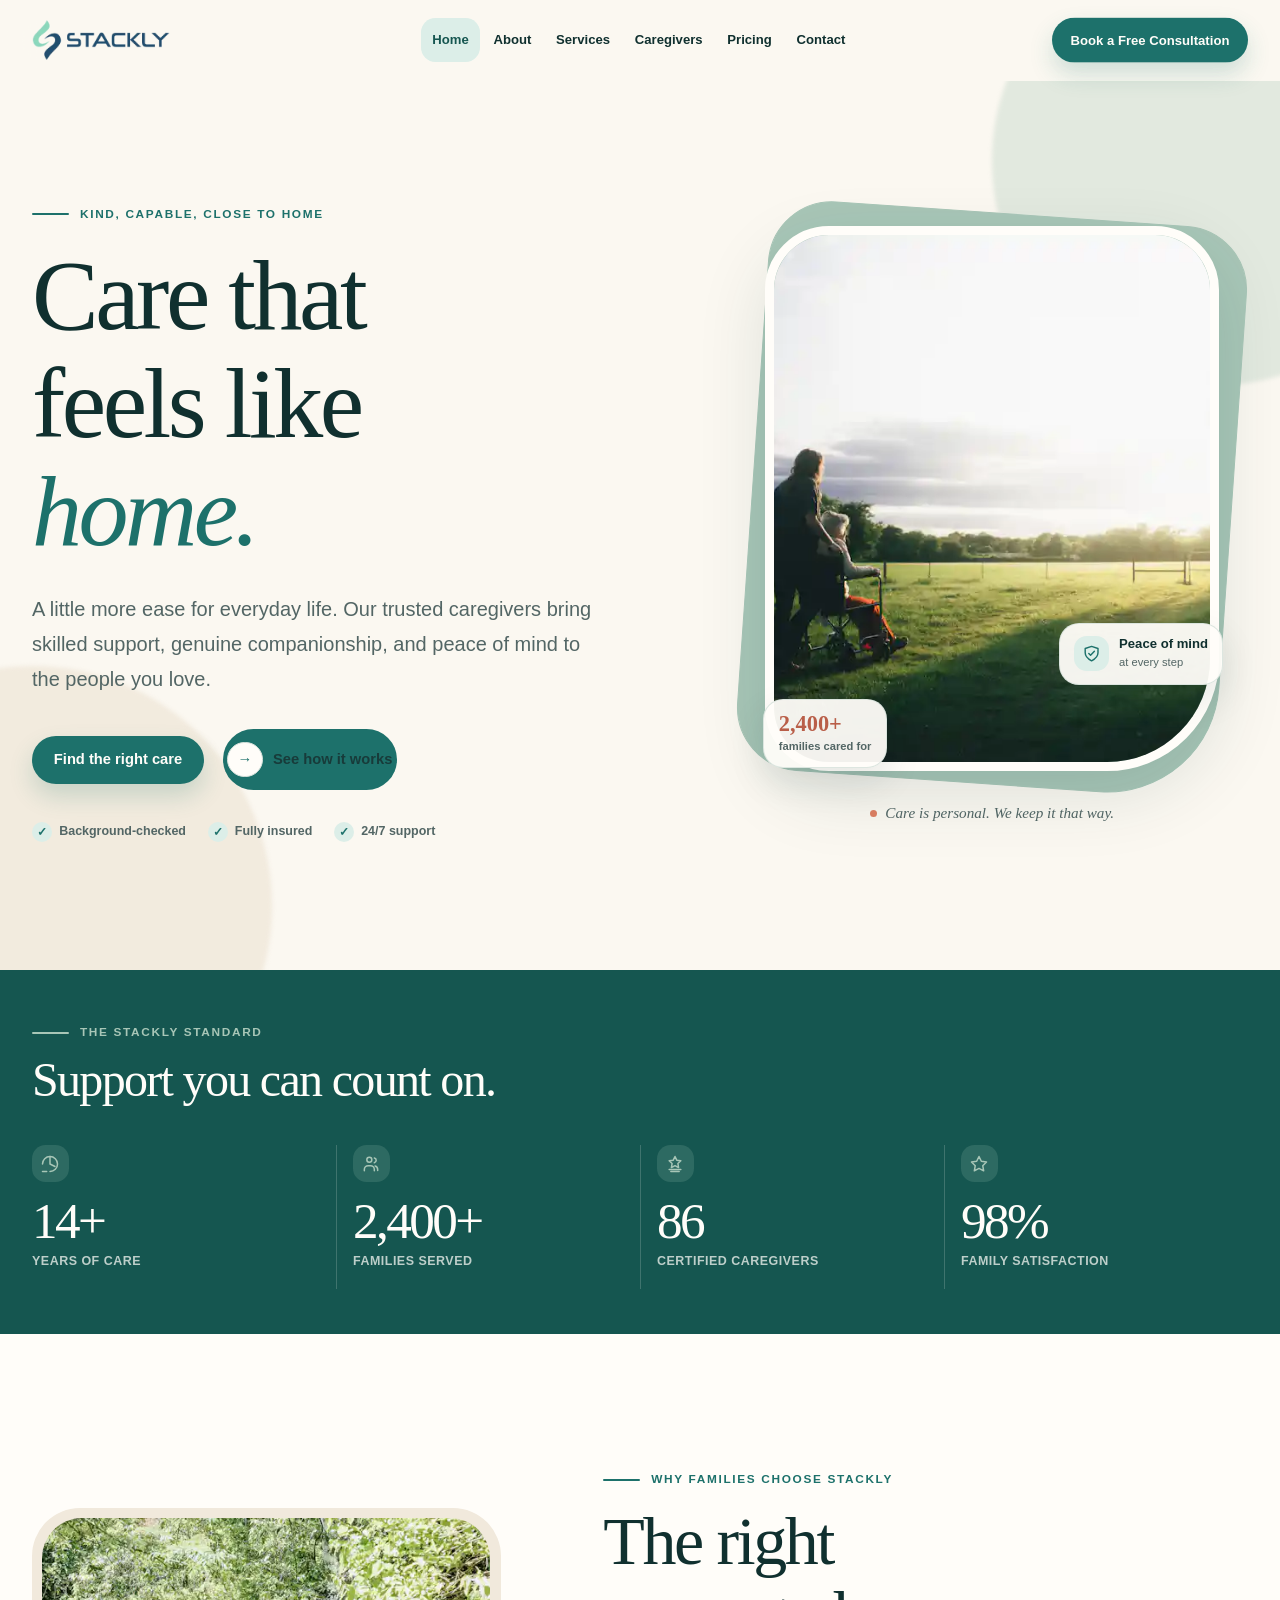
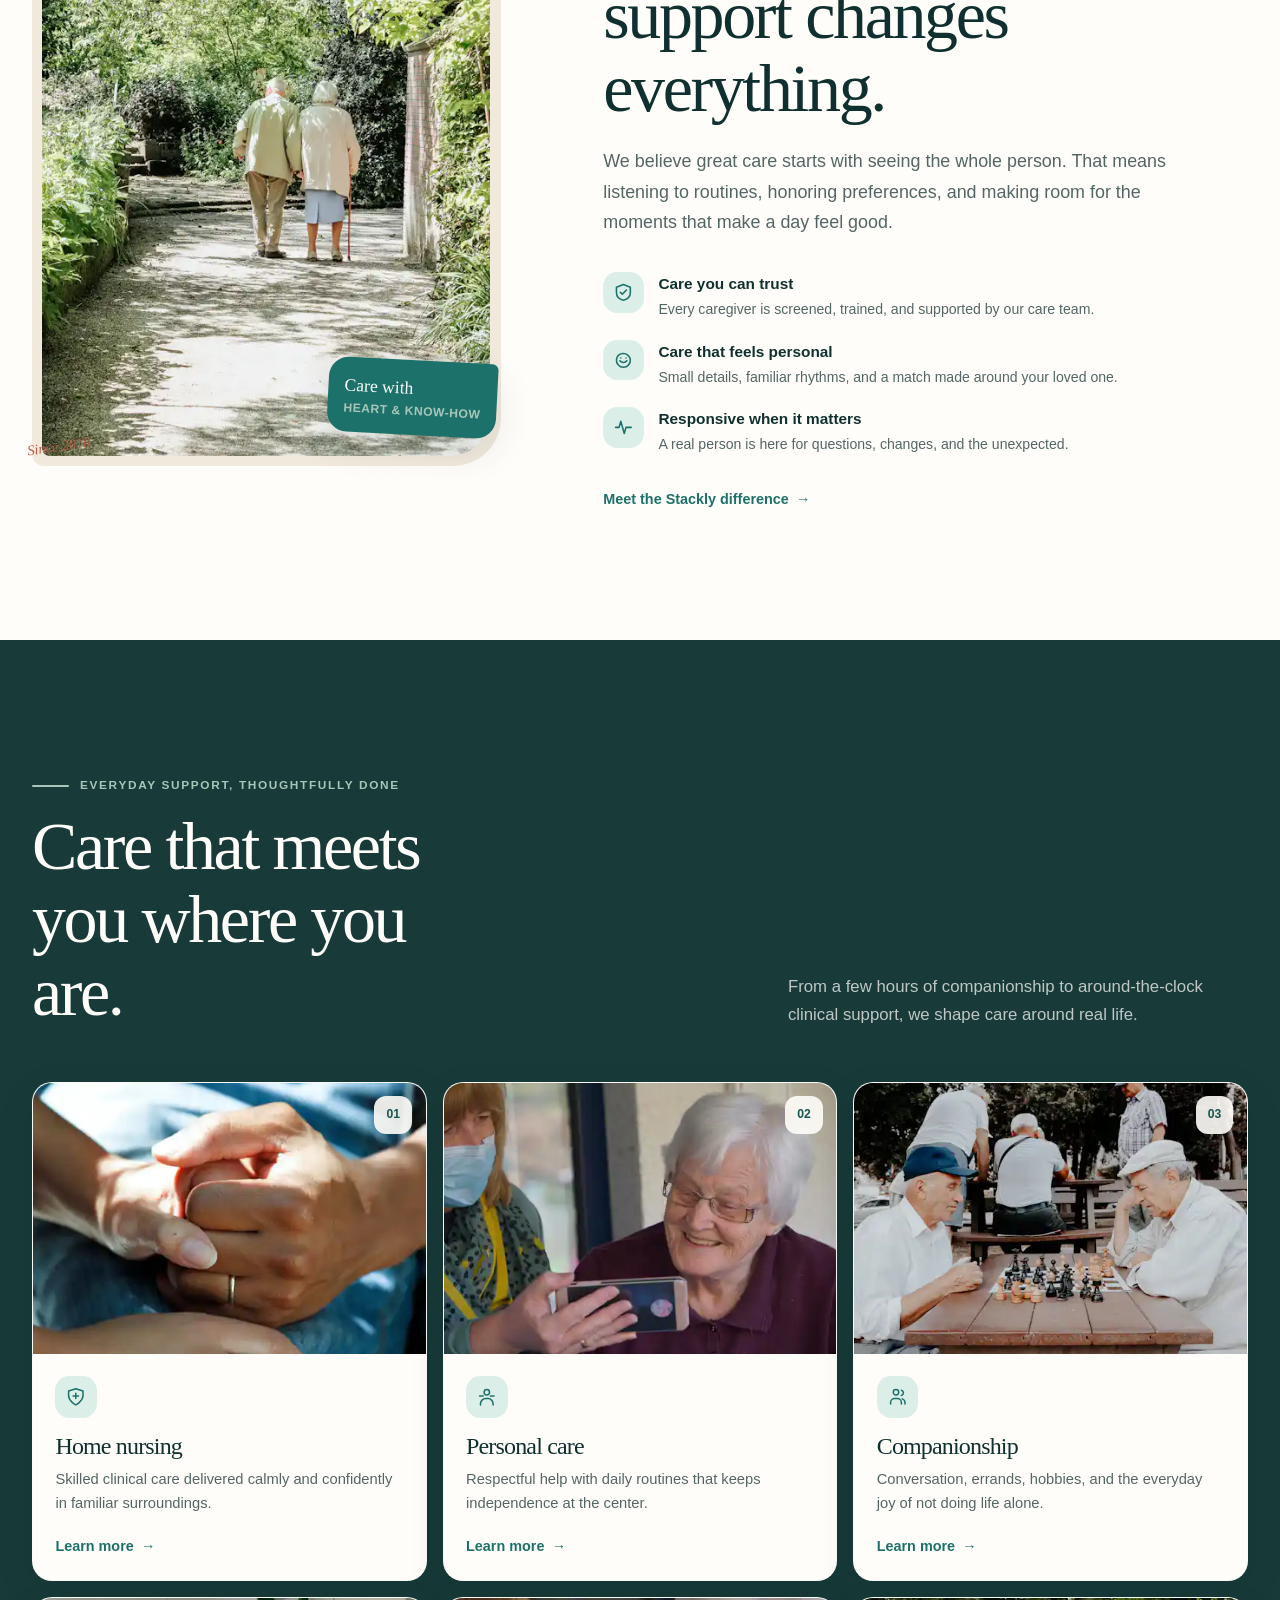
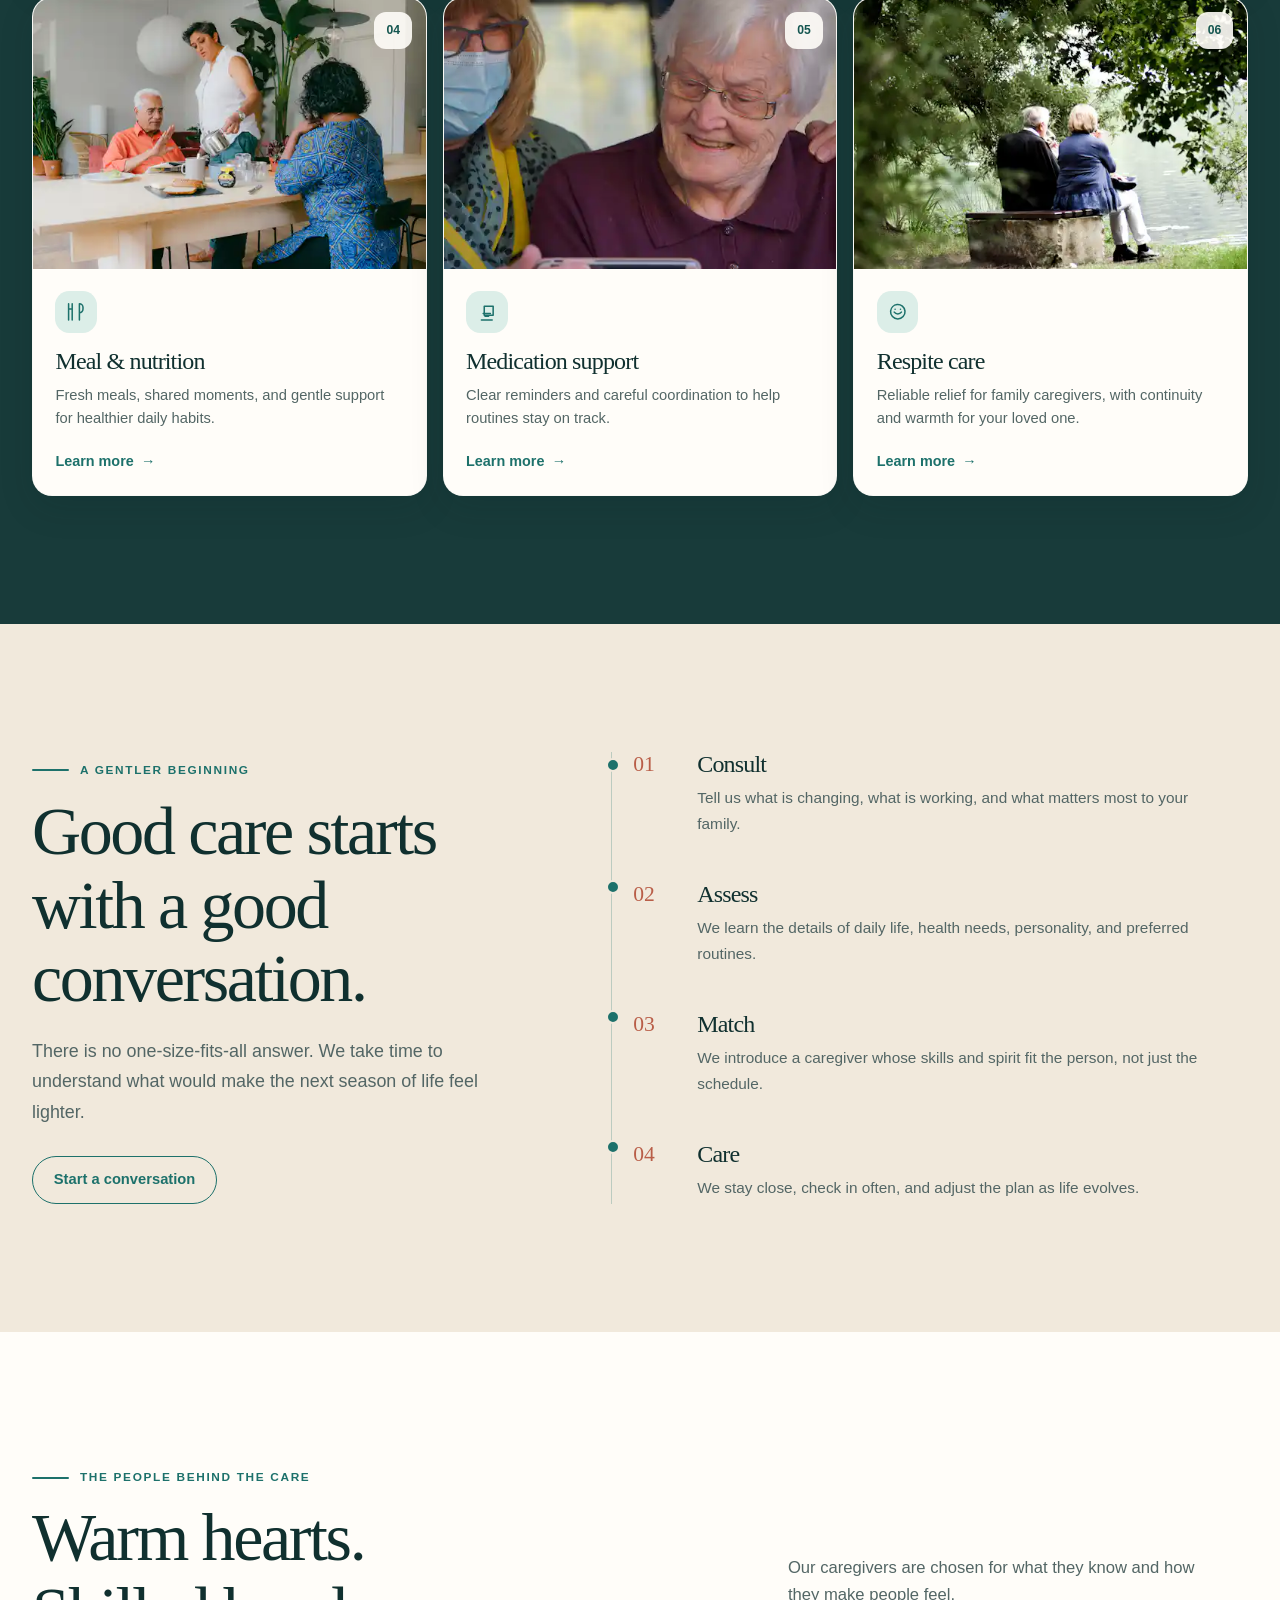
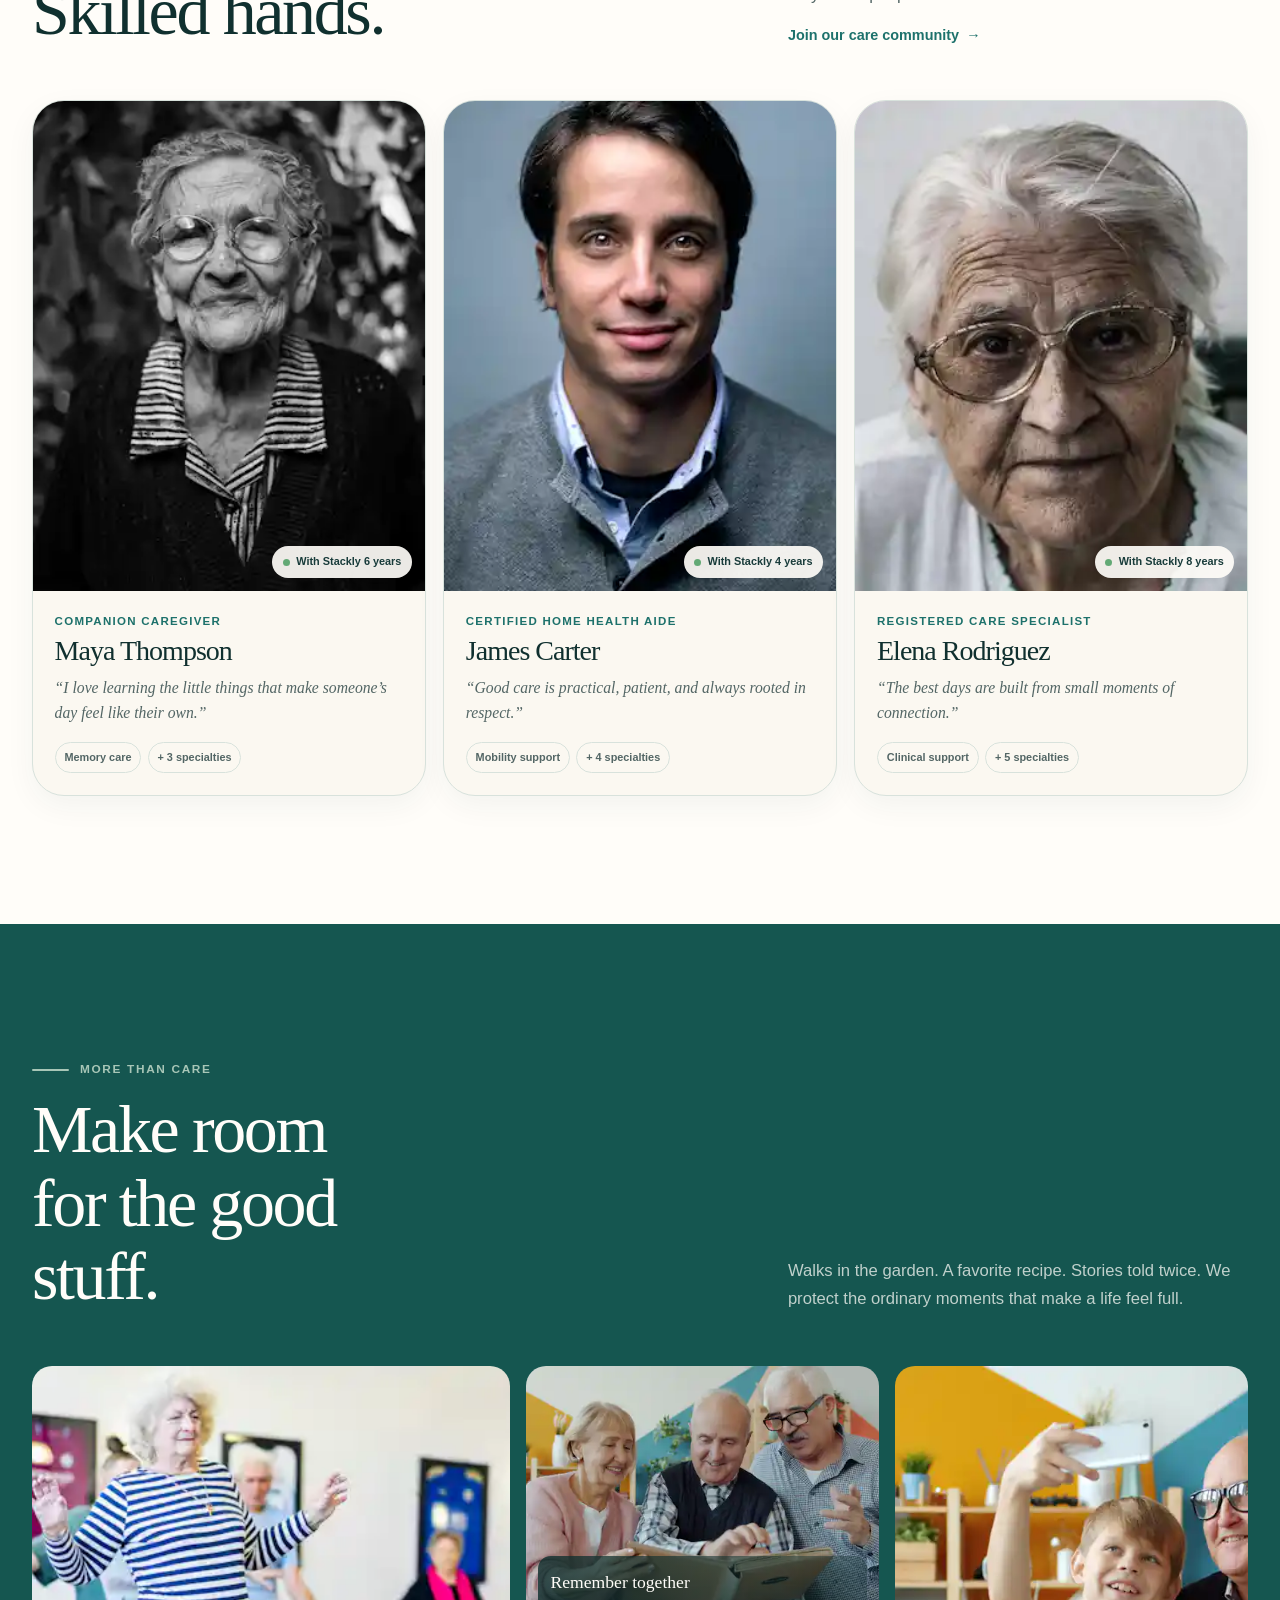
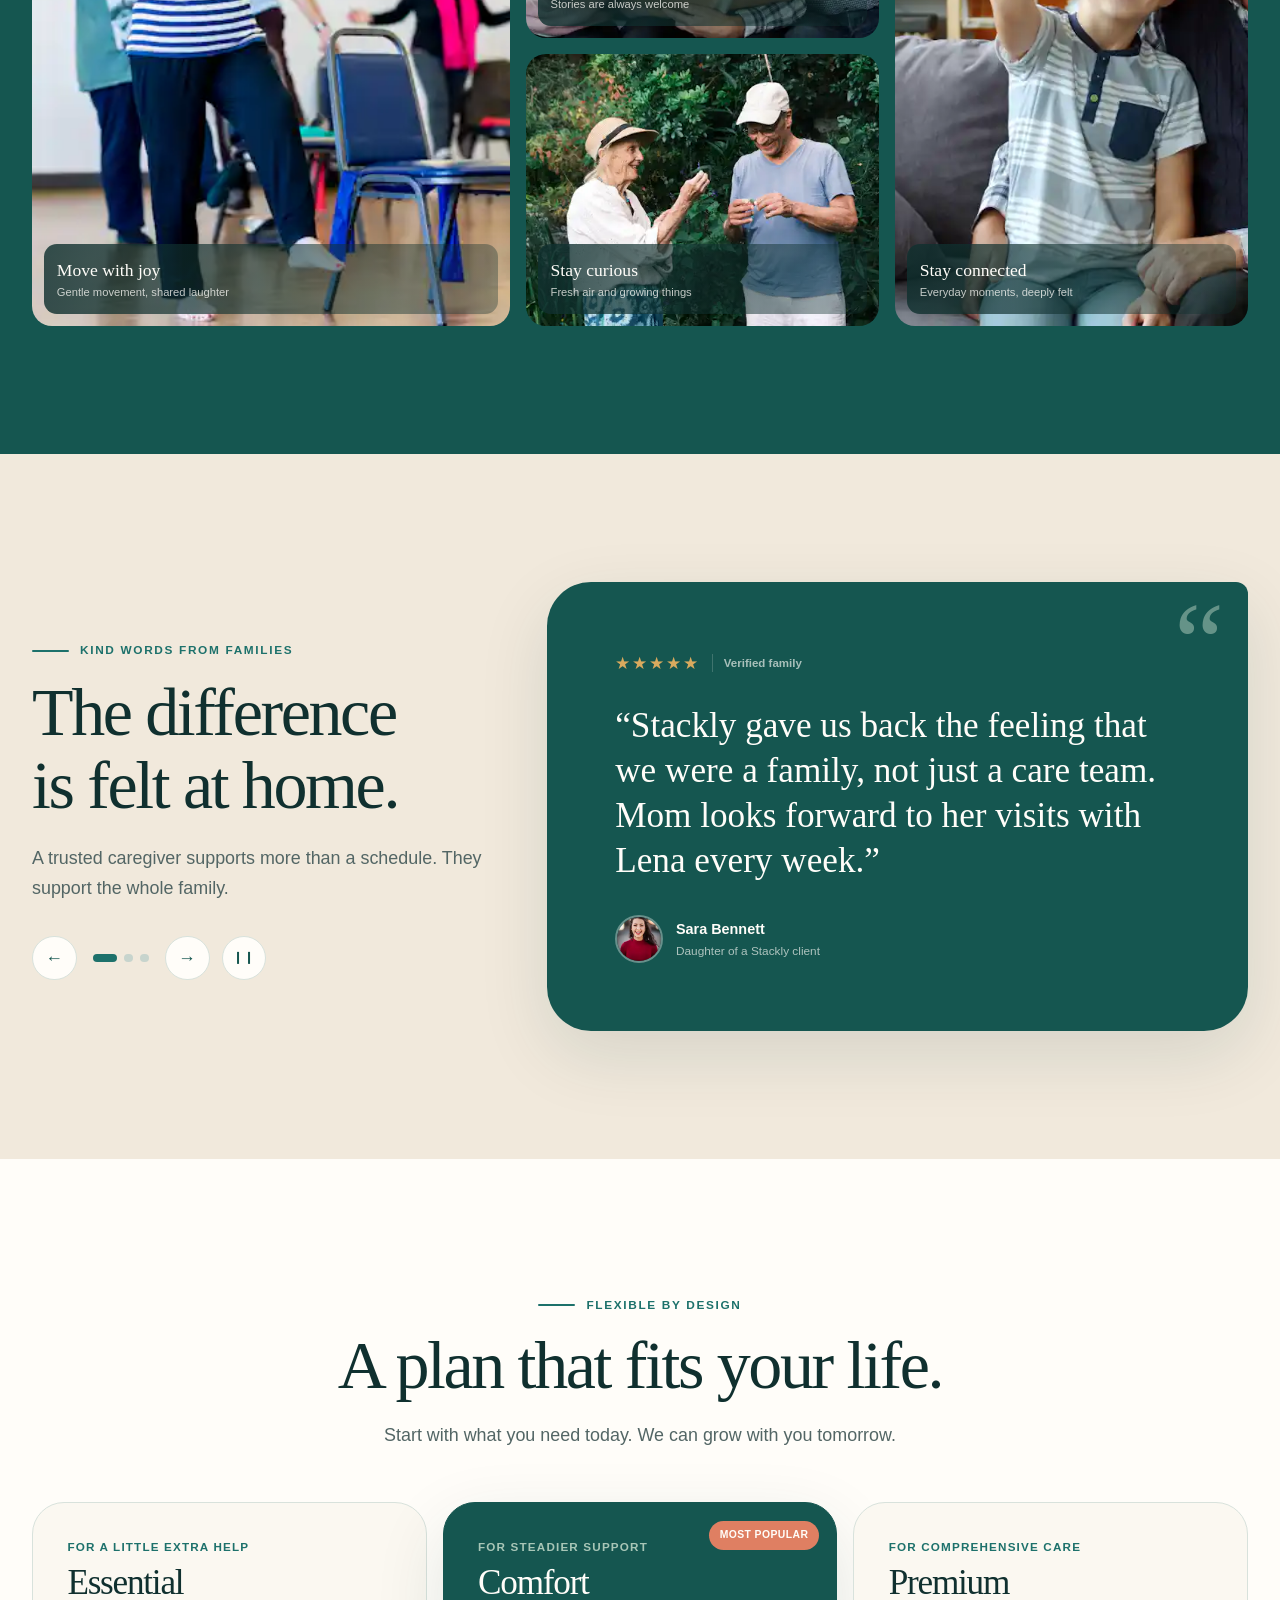
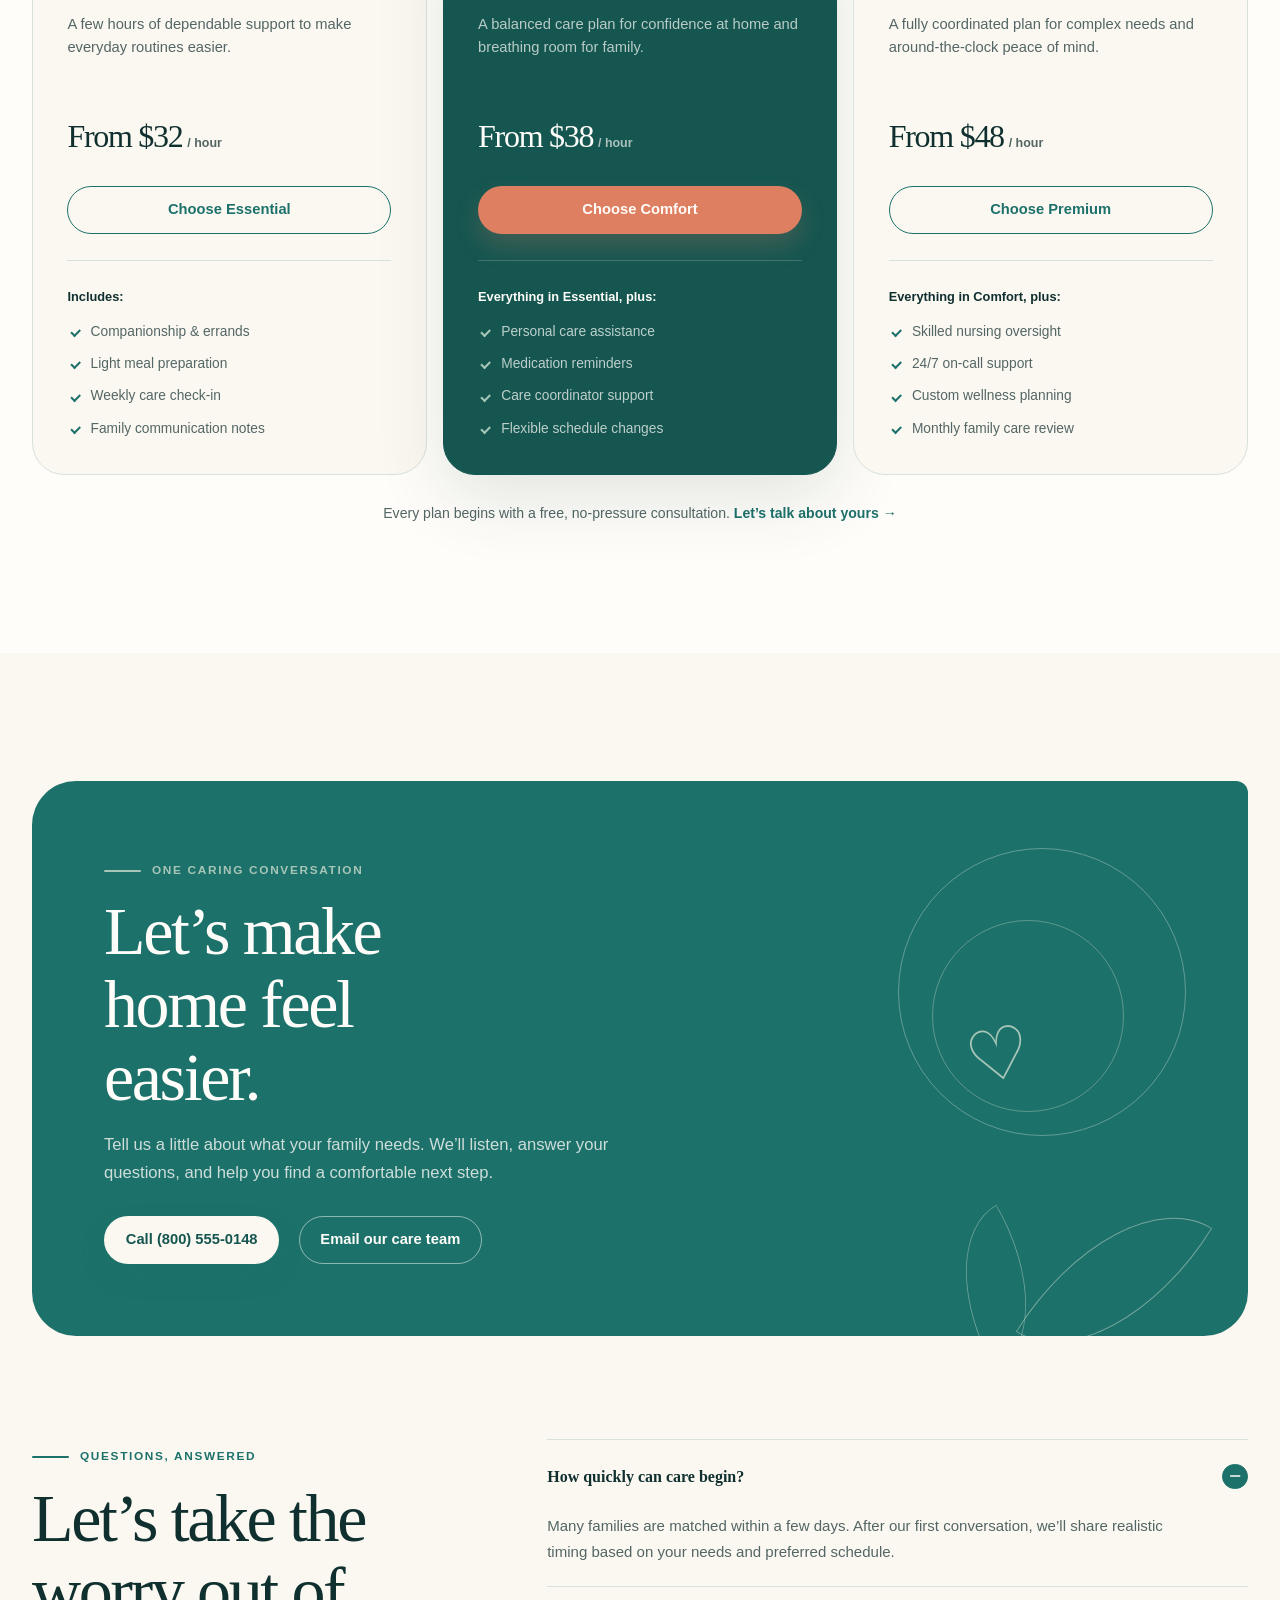
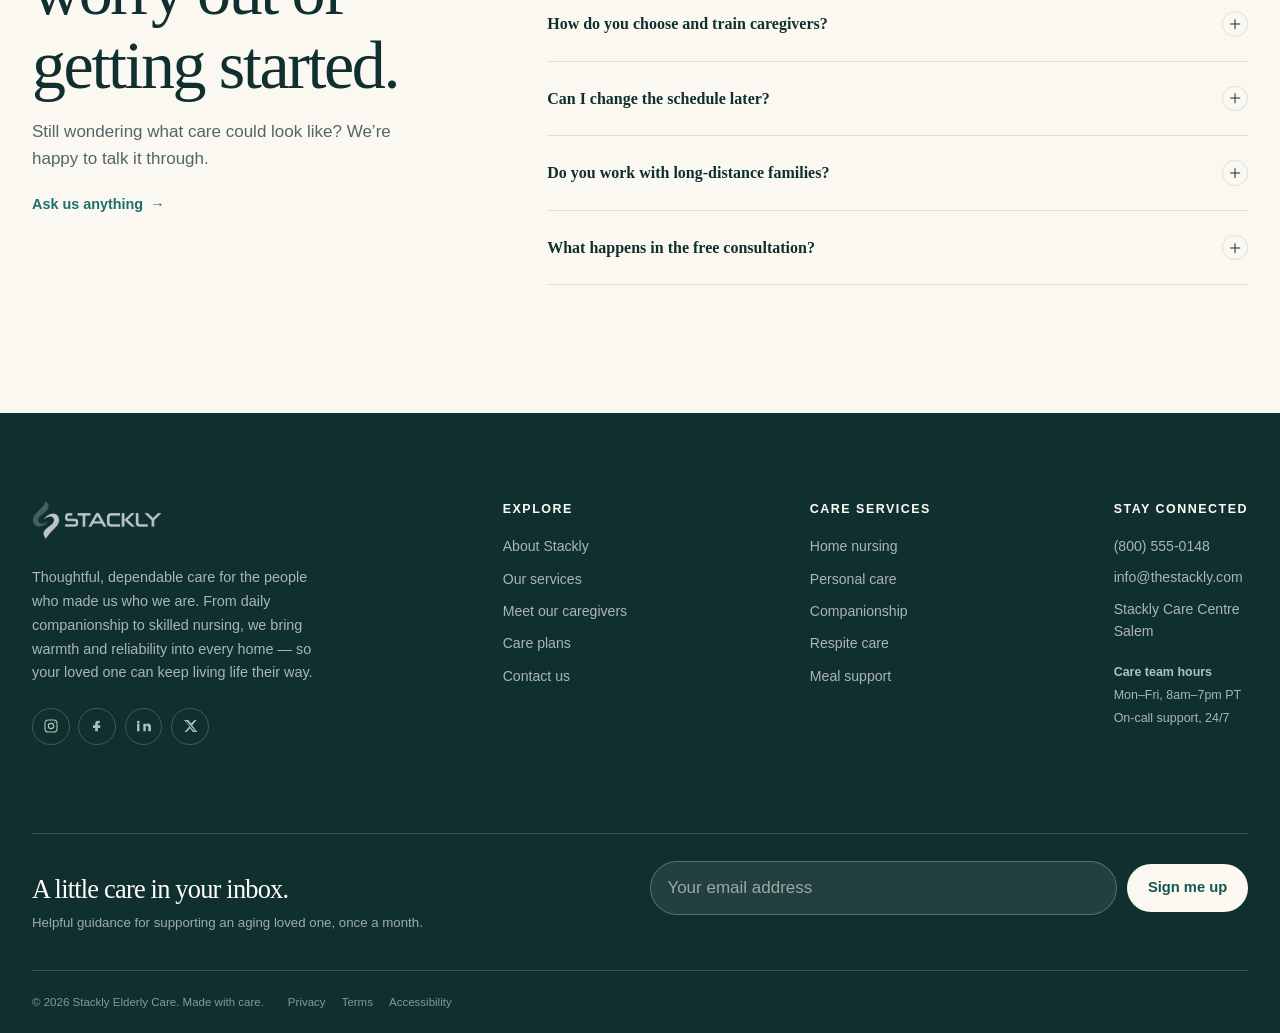
<file: index.html>
<!doctype html>
<html lang="en">
<head>
  <meta charset="utf-8">
  <meta name="viewport" content="width=device-width, initial-scale=1">
  <meta name="description" content="Stackly Elderly Care provides thoughtful, dependable in-home care that helps older adults live with comfort, confidence, and connection.">
  <title>Stackly Elderly Care | Care that feels like home</title>
  <link rel="stylesheet" href="css/style.css">
  <script src="js/main.js" defer></script>
  <script src="js/redirects.js" defer></script>
</head>
<body>
  <a class="skip-link" href="#main-content">Skip to content</a>

  <header class="site-header" data-header>
    <div class="container header__inner">
      <a class="brand" href="#home" aria-label="Stackly Elderly Care home">
        <img class="brand__logo" src="images/logo/logo-stackly.webp" width="346" height="100" alt="Stackly Elderly Care">
        
      </a>

      <button class="nav-toggle" type="button" aria-expanded="false" aria-controls="primary-navigation" aria-label="Open navigation menu">
        <span></span>
        <span></span>
        <span></span>
      </button>

      <nav class="primary-nav" id="primary-navigation" aria-label="Primary navigation">
        <ul class="primary-nav__list">
          <li><a class="nav-link is-active" href="index.html">Home</a></li>
          <li><a class="nav-link" href="about.html">About</a></li>
          <li><a class="nav-link" href="services.html">Services</a></li>
          <li><a class="nav-link" href="caregivers.html">Caregivers</a></li>
          <li><a class="nav-link" href="pricing.html">Pricing</a></li>
          <li><a class="nav-link" href="contact.html">Contact</a></li>
          <li><a class="button button--small nav-cta" href="login.html">Book a Free Consultation</a></li>
        </ul><div class="primary-nav__foot">
          <a class="primary-nav__call" href="tel:+18005550148">
            <span class="primary-nav__call-icon" aria-hidden="true"><svg viewBox="0 0 24 24" fill="none" stroke="currentColor" stroke-width="1.7" stroke-linecap="round" stroke-linejoin="round"><path d="M5 4h3l2 5-2.5 1.5a11 11 0 0 0 5 5L14 13l5 2v3a2 2 0 0 1-2 2A15 15 0 0 1 3 6a2 2 0 0 1 2-2Z"/></svg></span>
            <span><small>Call our care team</small><strong>(800) 555-0148</strong></span>
          </a>
          <div class="primary-nav__socials" aria-label="Social media links">
            <a href="404.html" aria-label="Stackly Care on Instagram"><svg viewBox="0 0 24 24" fill="none" stroke="currentColor" stroke-width="1.7" stroke-linecap="round" stroke-linejoin="round"><rect x="3" y="3" width="18" height="18" rx="5"/><circle cx="12" cy="12" r="4"/><path d="M17.5 6.5h.01"/></svg></a>
            <a href="404.html" aria-label="Stackly Care on Facebook"><svg viewBox="0 0 24 24" fill="currentColor"><path d="M14 8h2V4.4c-.3-.1-1.3-.2-2.5-.2-2.5 0-4.2 1.5-4.2 4.3V11H6v4h3.3v5h4v-5h3.3l.5-4h-3.8V8.9c0-1.1.3-1.9 1.7-1.9Z"/></svg></a>
            <a href="404.html" aria-label="Stackly Care on LinkedIn"><svg viewBox="0 0 24 24" fill="currentColor"><path d="M5.2 8.6H1.6V20h3.6V8.6ZM3.4 4A2.1 2.1 0 1 0 3.4 8.2 2.1 2.1 0 0 0 3.4 4ZM22.4 13.5c0-3.4-1.8-5.2-4.4-5.2-2 0-2.9 1.1-3.4 1.8V8.6H11V20h3.6v-5.6c0-1.5.3-2.9 2.1-2.9 1.8 0 1.8 1.7 1.8 3V20H22.4v-6.5Z"/></svg></a>
          <a href="404.html" aria-label="Stackly Care on X"><svg viewBox="0 0 24 24" fill="currentColor"><path d="M18.9 3H22l-6.8 7.8L22.8 21h-6.3l-4.4-5.7L6.9 21H3.8l7.3-8.4L3.1 3h6.4l4 5.2L18.9 3Zm-1.1 16.2h1.7L7.1 4.7H5.3l12.5 14.5Z"/></svg></a></div>
        </div>
      </nav>
    </div>
  </header>

  <main id="main-content">
    <!-- 1. Hero -->
    <section class="hero" id="home" aria-labelledby="hero-title">
      <div class="hero__glow hero__glow--one" aria-hidden="true"></div>
      <div class="hero__glow hero__glow--two" aria-hidden="true"></div>
      <div class="container hero__grid">
        <div class="hero__copy" data-reveal>
          <p class="eyebrow"><span class="eyebrow__line" aria-hidden="true"></span> Kind, capable, close to home</p>
          <h1 id="hero-title">Care that feels like <em>home.</em></h1>
          <p class="hero__lead">A little more ease for everyday life. Our trusted caregivers bring skilled support, genuine companionship, and peace of mind to the people you love.</p>
          <div class="button-group">
            <a class="button" href="#contact">Find the right care</a>
            <a class="button button--text" href="#how-it-works"><span class="button__play" aria-hidden="true">&#8594;</span> See how it works</a>
          </div>
          <ul class="hero__trust" aria-label="Stackly care commitments">
            <li><span class="trust-badge__icon" aria-hidden="true">&#10003;</span> Background-checked</li>
            <li><span class="trust-badge__icon" aria-hidden="true">&#10003;</span> Fully insured</li>
            <li><span class="trust-badge__icon" aria-hidden="true">&#10003;</span> 24/7 support</li>
          </ul>
        </div>

        <figure class="hero__visual" data-reveal data-reveal-delay="120">
          <div class="hero__photo-wrap">
            <div class="hero__photo-accent" aria-hidden="true"></div>
            <img class="hero__photo" src="images/hero-care.webp" width="520" height="620" fetchpriority="high" decoding="async" alt="Caregiver walking beside an older woman using a wheelchair">
            <div class="hero__note hero__note--trust">
              <span class="hero__note-icon" aria-hidden="true">
                <svg viewBox="0 0 24 24" fill="none" stroke="currentColor" stroke-width="1.8" stroke-linecap="round" stroke-linejoin="round"><path d="M12 21s8-4.3 8-10.1V5.6L12 3 4 5.6v5.3C4 16.7 12 21 12 21Z"/><path d="m8.5 12 2.2 2.2 4.8-5"/></svg>
              </span>
              <span><strong>Peace of mind</strong><small>at every step</small></span>
            </div>
            <div class="hero__note hero__note--families"><strong>2,400+</strong><span>families cared for</span></div>
          </div>
          <figcaption class="hero__caption"><span class="caption__dot" aria-hidden="true"></span> Care is personal. We keep it that way.</figcaption>
        </figure>
      </div>
    </section>

    <!-- 2. Trust and stats -->
    <section class="stats-section" id="trust" aria-labelledby="stats-title">
      <div class="container">
        <div class="stats-intro" data-reveal>
          <p class="eyebrow eyebrow--light"><span class="eyebrow__line" aria-hidden="true"></span> The Stackly standard</p>
          <h2 id="stats-title">Support you can count on.</h2>
        </div>
        <ul class="stats-list" aria-label="Stackly Elderly Care statistics">
          <li class="stat" data-reveal data-reveal-delay="80">
            <span class="stat__icon" aria-hidden="true">
              <svg viewBox="0 0 24 24" fill="none" stroke="currentColor" stroke-width="1.8" stroke-linecap="round" stroke-linejoin="round"><path d="M12 21a9 9 0 1 0-9-9"/><path d="M12 3v9l6 3"/><path d="M3 21h5"/></svg>
            </span>
            <span class="stat__value"><span data-counter="14" data-suffix="+">0</span></span>
            <span class="stat__label">years of care</span>
          </li>
          <li class="stat" data-reveal data-reveal-delay="140">
            <span class="stat__icon" aria-hidden="true">
              <svg viewBox="0 0 24 24" fill="none" stroke="currentColor" stroke-width="1.8" stroke-linecap="round" stroke-linejoin="round"><path d="M16 20v-1.5a4.5 4.5 0 0 0-4.5-4.5h-3A4.5 4.5 0 0 0 4 18.5V20"/><circle cx="10" cy="7" r="3"/><path d="M16 4.7a3 3 0 0 1 0 5.8M20 19.9v-1.4a4.4 4.4 0 0 0-3.1-4.2"/></svg>
            </span>
            <span class="stat__value"><span data-counter="2400" data-suffix="+">0</span></span>
            <span class="stat__label">families served</span>
          </li>
          <li class="stat" data-reveal data-reveal-delay="200">
            <span class="stat__icon" aria-hidden="true">
              <svg viewBox="0 0 24 24" fill="none" stroke="currentColor" stroke-width="1.8" stroke-linecap="round" stroke-linejoin="round"><path d="m12 3 2.1 4.4 4.9.7-3.5 3.4.8 4.8-4.3-2.3-4.3 2.3.8-4.8L5 8.1l4.9-.7L12 3Z"/><path d="M5 18.5h14M7 21h10"/></svg>
            </span>
            <span class="stat__value"><span data-counter="86" data-suffix="">0</span></span>
            <span class="stat__label">certified caregivers</span>
          </li>
          <li class="stat" data-reveal data-reveal-delay="260">
            <span class="stat__icon" aria-hidden="true">
              <svg viewBox="0 0 24 24" fill="none" stroke="currentColor" stroke-width="1.8" stroke-linecap="round" stroke-linejoin="round"><path d="m12 3 2.8 5.7 6.2.9-4.5 4.4 1.1 6.2-5.6-2.9-5.6 2.9 1.1-6.2L3 9.6l6.2-.9L12 3Z"/></svg>
            </span>
            <span class="stat__value"><span data-counter="98" data-suffix="%">0</span></span>
            <span class="stat__label">family satisfaction</span>
          </li>
        </ul>
      </div>
    </section>

    <!-- 3. About preview -->
    <section class="section about-section" id="about" aria-labelledby="about-title">
      <div class="container about__grid">
        <figure class="about__media" data-reveal>
          <div class="about__image-frame">
            <img src="images/about-care.webp" width="520" height="620" loading="lazy" decoding="async" alt="Older couple walking together outdoors with gentle support">
          </div>
          <figcaption class="about__badge"><strong>Care with</strong><span>heart &amp; know-how</span></figcaption>
          <span class="about__scribble" aria-hidden="true">Since 2010</span>
        </figure>
        <div class="about__content" data-reveal data-reveal-delay="100">
          <p class="eyebrow"><span class="eyebrow__line" aria-hidden="true"></span> Why families choose Stackly</p>
          <h2 id="about-title">The right support changes everything.</h2>
          <p class="section-lead">We believe great care starts with seeing the whole person. That means listening to routines, honoring preferences, and making room for the moments that make a day feel good.</p>
          <ul class="value-list">
            <li>
              <span class="value-list__icon" aria-hidden="true">
                <svg viewBox="0 0 24 24" fill="none" stroke="currentColor" stroke-width="1.8" stroke-linecap="round" stroke-linejoin="round"><path d="M20 12.5C20 17.5 16.5 20 12 21c-4.5-1-8-3.5-8-8.5V6l8-3 8 3v6.5Z"/><path d="m8.5 12 2.2 2.2 4.8-5"/></svg>
              </span>
              <span><strong>Care you can trust</strong><small>Every caregiver is screened, trained, and supported by our care team.</small></span>
            </li>
            <li>
              <span class="value-list__icon" aria-hidden="true">
                <svg viewBox="0 0 24 24" fill="none" stroke="currentColor" stroke-width="1.8" stroke-linecap="round" stroke-linejoin="round"><path d="M20 11.2A8.1 8.1 0 0 1 12 20a8.1 8.1 0 0 1-8-8.8A8.1 8.1 0 0 1 11.2 4a8.1 8.1 0 0 1 8.8 7.2Z"/><path d="M8 12.4s1.5 2 4 2 4-2 4-2M9 9.2h.01M15 9.2h.01"/></svg>
              </span>
              <span><strong>Care that feels personal</strong><small>Small details, familiar rhythms, and a match made around your loved one.</small></span>
            </li>
            <li>
              <span class="value-list__icon" aria-hidden="true">
                <svg viewBox="0 0 24 24" fill="none" stroke="currentColor" stroke-width="1.8" stroke-linecap="round" stroke-linejoin="round"><path d="M3 12h4l2-7 4 14 2-7h6"/></svg>
              </span>
              <span><strong>Responsive when it matters</strong><small>A real person is here for questions, changes, and the unexpected.</small></span>
            </li>
          </ul>
          <a class="text-link" href="#contact">Meet the Stackly difference <span aria-hidden="true">&#8594;</span></a>
        </div>
      </div>
    </section>

    <!-- 4. Core services -->
    <section class="section services-section" id="services" aria-labelledby="services-title">
      <div class="container">
        <div class="section-heading section-heading--split" data-reveal>
          <div>
            <p class="eyebrow eyebrow--light"><span class="eyebrow__line" aria-hidden="true"></span> Everyday support, thoughtfully done</p>
            <h2 id="services-title">Care that meets you where you are.</h2>
          </div>
          <p class="section-heading__aside">From a few hours of companionship to around-the-clock clinical support, we shape care around real life.</p>
        </div>
        <div class="services-grid">
          <article class="service-card" data-reveal data-reveal-delay="60">
            <div class="service-card__image-wrap"><img src="images/service-nursing.webp" width="520" height="360" loading="lazy" decoding="async" alt="Supportive hands held together during home nursing care"><span class="service-card__number">01</span></div>
            <div class="service-card__body"><span class="service-card__icon" aria-hidden="true"><svg viewBox="0 0 24 24" fill="none" stroke="currentColor" stroke-width="1.7" stroke-linecap="round" stroke-linejoin="round"><path d="M12 21s8-4.3 8-10.1V5.6L12 3 4 5.6v5.3C4 16.7 12 21 12 21Z"/><path d="M12 8v6M9 11h6"/></svg></span><h3>Home nursing</h3><p>Skilled clinical care delivered calmly and confidently in familiar surroundings.</p><a class="card-link" href="#contact" aria-label="Learn more about home nursing">Learn more <span aria-hidden="true">&#8594;</span></a></div>
          </article>
          <article class="service-card" data-reveal data-reveal-delay="120">
            <div class="service-card__image-wrap"><img src="images/service-personal.webp" width="520" height="360" loading="lazy" decoding="async" alt="Older woman receiving attentive personal care at home"><span class="service-card__number">02</span></div>
            <div class="service-card__body"><span class="service-card__icon" aria-hidden="true"><svg viewBox="0 0 24 24" fill="none" stroke="currentColor" stroke-width="1.7" stroke-linecap="round" stroke-linejoin="round"><circle cx="12" cy="7" r="3"/><path d="M5 21v-1.2A5.8 5.8 0 0 1 10.8 14h2.4a5.8 5.8 0 0 1 5.8 5.8V21M4 11h4M16 11h4"/></svg></span><h3>Personal care</h3><p>Respectful help with daily routines that keeps independence at the center.</p><a class="card-link" href="#contact" aria-label="Learn more about personal care">Learn more <span aria-hidden="true">&#8594;</span></a></div>
          </article>
          <article class="service-card" data-reveal data-reveal-delay="180">
            <div class="service-card__image-wrap"><img src="images/service-companionship.webp" width="520" height="360" loading="lazy" decoding="async" alt="Two older men enjoying a friendly game of chess together"><span class="service-card__number">03</span></div>
            <div class="service-card__body"><span class="service-card__icon" aria-hidden="true"><svg viewBox="0 0 24 24" fill="none" stroke="currentColor" stroke-width="1.7" stroke-linecap="round" stroke-linejoin="round"><path d="M16 20v-1.5a4.5 4.5 0 0 0-4.5-4.5h-3A4.5 4.5 0 0 0 4 18.5V20"/><circle cx="10" cy="7" r="3"/><path d="M16 4.7a3 3 0 0 1 0 5.8M20 19.9v-1.4a4.4 4.4 0 0 0-3.1-4.2"/></svg></span><h3>Companionship</h3><p>Conversation, errands, hobbies, and the everyday joy of not doing life alone.</p><a class="card-link" href="#contact" aria-label="Learn more about companionship care">Learn more <span aria-hidden="true">&#8594;</span></a></div>
          </article>
          <article class="service-card" data-reveal data-reveal-delay="240">
            <div class="service-card__image-wrap"><img src="images/service-meals.webp" width="520" height="360" loading="lazy" decoding="async" alt="Friends sharing a meal around a table at home"><span class="service-card__number">04</span></div>
            <div class="service-card__body"><span class="service-card__icon" aria-hidden="true"><svg viewBox="0 0 24 24" fill="none" stroke="currentColor" stroke-width="1.7" stroke-linecap="round" stroke-linejoin="round"><path d="M4 3v18M8 3v18M4 9h4M8 3v6M16 3v18M16 3c2.2 0 4 1.8 4 4v2c0 2.2-1.8 4-4 4"/></svg></span><h3>Meal &amp; nutrition</h3><p>Fresh meals, shared moments, and gentle support for healthier daily habits.</p><a class="card-link" href="#contact" aria-label="Learn more about meal and nutrition support">Learn more <span aria-hidden="true">&#8594;</span></a></div>
          </article>
          <article class="service-card" data-reveal data-reveal-delay="300">
            <div class="service-card__image-wrap"><img src="images/service-medication.webp" width="520" height="360" loading="lazy" decoding="async" alt="Older woman with glasses receiving attentive support"><span class="service-card__number">05</span></div>
            <div class="service-card__body"><span class="service-card__icon" aria-hidden="true"><svg viewBox="0 0 24 24" fill="none" stroke="currentColor" stroke-width="1.7" stroke-linecap="round" stroke-linejoin="round"><path d="m8.5 8.5 7-7 7 7-7 7-7-7Z" transform="rotate(45 12 8)"/><path d="M8 14h8M10 17h4M6 21h12"/></svg></span><h3>Medication support</h3><p>Clear reminders and careful coordination to help routines stay on track.</p><a class="card-link" href="#contact" aria-label="Learn more about medication support">Learn more <span aria-hidden="true">&#8594;</span></a></div>
          </article>
          <article class="service-card" data-reveal data-reveal-delay="360">
            <div class="service-card__image-wrap"><img src="images/service-respite.webp" width="520" height="360" loading="lazy" decoding="async" alt="Two people enjoying a peaceful moment together outdoors"><span class="service-card__number">06</span></div>
            <div class="service-card__body"><span class="service-card__icon" aria-hidden="true"><svg viewBox="0 0 24 24" fill="none" stroke="currentColor" stroke-width="1.7" stroke-linecap="round" stroke-linejoin="round"><path d="M20 11.2A8.1 8.1 0 0 1 12 20a8.1 8.1 0 0 1-8-8.8A8.1 8.1 0 0 1 11.2 4a8.1 8.1 0 0 1 8.8 7.2Z"/><path d="M8 12.4s1.5 2 4 2 4-2 4-2M9 9.2h.01M15 9.2h.01"/></svg></span><h3>Respite care</h3><p>Reliable relief for family caregivers, with continuity and warmth for your loved one.</p><a class="card-link" href="#contact" aria-label="Learn more about respite care">Learn more <span aria-hidden="true">&#8594;</span></a></div>
          </article>
        </div>
      </div>
    </section>

    <!-- 5. How it works -->
    <section class="section process-section" id="how-it-works" aria-labelledby="process-title">
      <div class="container process__grid">
        <div class="process__intro" data-reveal>
          <p class="eyebrow"><span class="eyebrow__line" aria-hidden="true"></span> A gentler beginning</p>
          <h2 id="process-title">Good care starts with a good conversation.</h2>
          <p class="section-lead">There is no one-size-fits-all answer. We take time to understand what would make the next season of life feel lighter.</p>
          <a class="button button--outline" href="#contact">Start a conversation</a>
        </div>
        <ol class="process-list">
          <li class="process-step" data-reveal data-reveal-delay="100">
            <span class="process-step__number">01</span>
            <div><h3>Consult</h3><p>Tell us what is changing, what is working, and what matters most to your family.</p></div>
          </li>
          <li class="process-step" data-reveal data-reveal-delay="160">
            <span class="process-step__number">02</span>
            <div><h3>Assess</h3><p>We learn the details of daily life, health needs, personality, and preferred routines.</p></div>
          </li>
          <li class="process-step" data-reveal data-reveal-delay="220">
            <span class="process-step__number">03</span>
            <div><h3>Match</h3><p>We introduce a caregiver whose skills and spirit fit the person, not just the schedule.</p></div>
          </li>
          <li class="process-step" data-reveal data-reveal-delay="280">
            <span class="process-step__number">04</span>
            <div><h3>Care</h3><p>We stay close, check in often, and adjust the plan as life evolves.</p></div>
          </li>
        </ol>
      </div>
    </section>

    <!-- 6. Caregiver team -->
    <section class="section caregivers-section" id="caregivers" aria-labelledby="caregivers-title">
      <div class="container">
        <div class="section-heading section-heading--split caregivers-heading" data-reveal>
          <div>
            <p class="eyebrow"><span class="eyebrow__line" aria-hidden="true"></span> The people behind the care</p>
            <h2 id="caregivers-title">Warm hearts. Skilled hands.</h2>
          </div>
          <div class="caregivers-heading__aside"><p>Our caregivers are chosen for what they know and how they make people feel.</p><a class="text-link" href="#contact">Join our care community <span aria-hidden="true">&#8594;</span></a></div>
        </div>
        <div class="caregivers-grid">
          <article class="profile-card" data-reveal data-reveal-delay="80">
            <div class="profile-card__photo"><img src="images/caregiver-maya.webp" width="320" height="400" loading="lazy" decoding="async" alt="Portrait of Maya, a Stackly companion caregiver"><span class="profile-card__status"><span aria-hidden="true"></span> With Stackly 6 years</span></div>
            <div class="profile-card__body"><p class="profile-card__role">Companion caregiver</p><h3>Maya Thompson</h3><p>“I love learning the little things that make someone’s day feel like their own.”</p><div class="profile-card__meta"><span>Memory care</span><span>+ 3 specialties</span></div></div>
          </article>
          <article class="profile-card profile-card--offset" data-reveal data-reveal-delay="160">
            <div class="profile-card__photo"><img src="images/caregiver-james.webp" width="320" height="400" loading="lazy" decoding="async" alt="Portrait of James, a Stackly certified caregiver"><span class="profile-card__status"><span aria-hidden="true"></span> With Stackly 4 years</span></div>
            <div class="profile-card__body"><p class="profile-card__role">Certified home health aide</p><h3>James Carter</h3><p>“Good care is practical, patient, and always rooted in respect.”</p><div class="profile-card__meta"><span>Mobility support</span><span>+ 4 specialties</span></div></div>
          </article>
          <article class="profile-card" data-reveal data-reveal-delay="240">
            <div class="profile-card__photo"><img src="images/caregiver-elena.webp" width="320" height="400" loading="lazy" decoding="async" alt="Portrait of Elena, a Stackly care specialist"><span class="profile-card__status"><span aria-hidden="true"></span> With Stackly 8 years</span></div>
            <div class="profile-card__body"><p class="profile-card__role">Registered care specialist</p><h3>Elena Rodriguez</h3><p>“The best days are built from small moments of connection.”</p><div class="profile-card__meta"><span>Clinical support</span><span>+ 5 specialties</span></div></div>
          </article>
        </div>
      </div>
    </section>

    <!-- 7. Daily life gallery -->
    <section class="section life-section" id="life" aria-labelledby="life-title">
      <div class="container">
        <div class="life-heading" data-reveal>
          <div><p class="eyebrow eyebrow--light"><span class="eyebrow__line" aria-hidden="true"></span> More than care</p><h2 id="life-title">Make room for the good stuff.</h2></div>
          <p>Walks in the garden. A favorite recipe. Stories told twice. We protect the ordinary moments that make a life feel full.</p>
        </div>
        <div class="life-mosaic" data-reveal data-reveal-delay="100">
          <figure class="life-mosaic__item life-mosaic__item--feature"><img src="images/gallery-dance.webp" width="640" height="420" loading="lazy" decoding="async" alt="Group of older women enjoying a lively dance activity"><figcaption><strong>Move with joy</strong><span>Gentle movement, shared laughter</span></figcaption></figure>
          <figure class="life-mosaic__item life-mosaic__item--album"><img src="images/gallery-album.webp" width="520" height="360" loading="lazy" decoding="async" alt="Older adults looking together at a photo album"><figcaption><strong>Remember together</strong><span>Stories are always welcome</span></figcaption></figure>
          <figure class="life-mosaic__item life-mosaic__item--garden"><img src="images/gallery-garden.webp" width="520" height="360" loading="lazy" decoding="async" alt="Older couple tending to a green garden together"><figcaption><strong>Stay curious</strong><span>Fresh air and growing things</span></figcaption></figure>
          <figure class="life-mosaic__item life-mosaic__item--family"><img src="images/gallery-family.webp" width="520" height="640" loading="lazy" decoding="async" alt="Grandfather and grandson sharing a relaxed moment at home"><figcaption><strong>Stay connected</strong><span>Everyday moments, deeply felt</span></figcaption></figure>
        </div>
      </div>
    </section>

    <!-- 8. Testimonials -->
    <section class="section testimonials-section" id="stories" aria-labelledby="stories-title">
      <div class="container testimonials__layout">
        <div class="testimonials__intro" data-reveal>
          <p class="eyebrow"><span class="eyebrow__line" aria-hidden="true"></span> Kind words from families</p>
          <h2 id="stories-title">The difference is felt at home.</h2>
          <p class="section-lead">A trusted caregiver supports more than a schedule. They support the whole family.</p>
          <div class="slider-controls" aria-label="Testimonial controls">
            <button class="slider-button" type="button" data-slider-prev aria-label="Show previous testimonial"><span aria-hidden="true">&#8592;</span></button>
            <div class="slider-dots" role="group" aria-label="Choose a testimonial">
              <button class="slider-dot is-active" type="button" aria-current="true" aria-label="Show testimonial 1" data-slide-to="0"></button>
              <button class="slider-dot" type="button" aria-current="false" aria-label="Show testimonial 2" data-slide-to="1"></button>
              <button class="slider-dot" type="button" aria-current="false" aria-label="Show testimonial 3" data-slide-to="2"></button>
            </div>
            <button class="slider-button" type="button" data-slider-next aria-label="Show next testimonial"><span aria-hidden="true">&#8594;</span></button>
            <button class="slider-button slider-button--toggle" type="button" data-slider-toggle aria-pressed="false" aria-label="Pause testimonial rotation"><span data-slider-toggle-icon aria-hidden="true">&#10073;&#10073;</span></button>
          </div>
        </div>
        <div class="testimonial-slider" data-testimonial-slider>
          <div class="testimonial-slider__ornament" aria-hidden="true">“</div>
          <div class="testimonial-slider__viewport" aria-live="polite">
            <article class="testimonial-slide is-active" data-slide="0">
              <div class="testimonial-slide__rating" aria-label="5 out of 5 stars"><span aria-hidden="true">&#9733;&#9733;&#9733;&#9733;&#9733;</span><small>Verified family</small></div>
              <blockquote>“Stackly gave us back the feeling that we were a family, not just a care team. Mom looks forward to her visits with Lena every week.”</blockquote>
              <div class="testimonial-slide__author"><img src="images/avatar-sara.webp" width="160" height="160" loading="lazy" decoding="async" alt="Portrait of Sara Bennett"><span><strong>Sara Bennett</strong><small>Daughter of a Stackly client</small></span></div>
            </article>
            <article class="testimonial-slide" data-slide="1" hidden>
              <div class="testimonial-slide__rating" aria-label="5 out of 5 stars"><span aria-hidden="true">&#9733;&#9733;&#9733;&#9733;&#9733;</span><small>Verified family</small></div>
              <blockquote>“The matching process was thoughtful from day one. James is dependable, kind, and notices the small things before we even ask.”</blockquote>
              <div class="testimonial-slide__author"><img src="images/avatar-robert.webp" width="160" height="160" loading="lazy" decoding="async" alt="Portrait of Robert Ellis"><span><strong>Robert Ellis</strong><small>Son of a Stackly client</small></span></div>
            </article>
            <article class="testimonial-slide" data-slide="2" hidden>
              <div class="testimonial-slide__rating" aria-label="5 out of 5 stars"><span aria-hidden="true">&#9733;&#9733;&#9733;&#9733;&#9733;</span><small>Verified family</small></div>
              <blockquote>“I live three states away, but I never feel out of the loop. Their updates are clear, warm, and reassuring.”</blockquote>
              <div class="testimonial-slide__author"><img src="images/avatar-amira.webp" width="160" height="160" loading="lazy" decoding="async" alt="Portrait of Amira Lewis"><span><strong>Amira Lewis</strong><small>Granddaughter of a Stackly client</small></span></div>
            </article>
          </div>
        </div>
      </div>
    </section>

    <!-- 9. Pricing -->
    <section class="section pricing-section" id="pricing" aria-labelledby="pricing-title">
      <div class="container">
        <div class="section-heading pricing-heading" data-reveal>
          <p class="eyebrow"><span class="eyebrow__line" aria-hidden="true"></span> Flexible by design</p>
          <h2 id="pricing-title">A plan that fits your life.</h2>
          <p class="section-lead">Start with what you need today. We can grow with you tomorrow.</p>
        </div>
        <div class="pricing-grid">
          <article class="plan-card" data-reveal data-reveal-delay="80">
            <p class="plan-card__eyebrow">For a little extra help</p><h3>Essential</h3><p class="plan-card__description">A few hours of dependable support to make everyday routines easier.</p><p class="plan-card__price"><strong>From $32</strong><span>/ hour</span></p><a class="button button--outline button--full" href="#contact">Choose Essential</a>
            <div class="plan-card__rule"></div><p class="plan-card__includes">Includes:</p><ul class="feature-list"><li>Companionship &amp; errands</li><li>Light meal preparation</li><li>Weekly care check-in</li><li>Family communication notes</li></ul>
          </article>
          <article class="plan-card plan-card--featured" data-reveal data-reveal-delay="140">
            <span class="plan-card__popular">Most popular</span><p class="plan-card__eyebrow">For steadier support</p><h3>Comfort</h3><p class="plan-card__description">A balanced care plan for confidence at home and breathing room for family.</p><p class="plan-card__price"><strong>From $38</strong><span>/ hour</span></p><a class="button button--coral button--full" href="#contact">Choose Comfort</a>
            <div class="plan-card__rule"></div><p class="plan-card__includes">Everything in Essential, plus:</p><ul class="feature-list"><li>Personal care assistance</li><li>Medication reminders</li><li>Care coordinator support</li><li>Flexible schedule changes</li></ul>
          </article>
          <article class="plan-card" data-reveal data-reveal-delay="200">
            <p class="plan-card__eyebrow">For comprehensive care</p><h3>Premium</h3><p class="plan-card__description">A fully coordinated plan for complex needs and around-the-clock peace of mind.</p><p class="plan-card__price"><strong>From $48</strong><span>/ hour</span></p><a class="button button--outline button--full" href="#contact">Choose Premium</a>
            <div class="plan-card__rule"></div><p class="plan-card__includes">Everything in Comfort, plus:</p><ul class="feature-list"><li>Skilled nursing oversight</li><li>24/7 on-call support</li><li>Custom wellness planning</li><li>Monthly family care review</li></ul>
          </article>
        </div>
        <p class="pricing-note">Every plan begins with a free, no-pressure consultation. <a href="#contact">Let’s talk about yours <span aria-hidden="true">&#8594;</span></a></p>
      </div>
    </section>

    <!-- 10. Final CTA and FAQ -->
    <section class="section closing-section" id="contact" aria-labelledby="closing-title">
      <div class="container">
        <div class="cta-band" data-reveal>
          <div class="cta-band__copy"><p class="eyebrow eyebrow--light"><span class="eyebrow__line" aria-hidden="true"></span> One caring conversation</p><h2 id="closing-title">Let’s make home feel easier.</h2><p>Tell us a little about what your family needs. We’ll listen, answer your questions, and help you find a comfortable next step.</p><div class="button-group"><a class="button button--cream" href="tel:+18005550148">Call (800) 555-0148</a><a class="button button--ghost-light" href="mailto:info@thestackly.com">Email our care team</a></div></div>
          <div class="cta-band__art" aria-hidden="true"><span class="cta-band__circle cta-band__circle--one"></span><span class="cta-band__circle cta-band__circle--two"></span><span class="cta-band__leaf cta-band__leaf--one"></span><span class="cta-band__leaf cta-band__leaf--two"></span><span class="cta-band__heart">&#9825;</span></div>
        </div>
        <div class="faq-layout">
          <div class="faq-intro" data-reveal><p class="eyebrow"><span class="eyebrow__line" aria-hidden="true"></span> Questions, answered</p><h2>Let’s take the worry out of getting started.</h2><p>Still wondering what care could look like? We’re happy to talk it through.</p><a class="text-link" href="mailto:info@thestackly.com">Ask us anything <span aria-hidden="true">&#8594;</span></a></div>
          <div class="faq-list" data-faq data-reveal data-reveal-delay="100">
            <div class="faq-item is-open"><h3><button type="button" class="faq-question" aria-expanded="true" aria-controls="faq-answer-1" id="faq-question-1"><span>How quickly can care begin?</span><span class="faq-question__icon" aria-hidden="true"></span></button></h3><div class="faq-answer" id="faq-answer-1" role="region" aria-labelledby="faq-question-1"><p>Many families are matched within a few days. After our first conversation, we’ll share realistic timing based on your needs and preferred schedule.</p></div></div>
            <div class="faq-item"><h3><button type="button" class="faq-question" aria-expanded="false" aria-controls="faq-answer-2" id="faq-question-2"><span>How do you choose and train caregivers?</span><span class="faq-question__icon" aria-hidden="true"></span></button></h3><div class="faq-answer" id="faq-answer-2" role="region" aria-labelledby="faq-question-2" hidden><p>Every caregiver completes identity verification, reference checks, background screening, and role-specific training. Our care team continues to coach and support them.</p></div></div>
            <div class="faq-item"><h3><button type="button" class="faq-question" aria-expanded="false" aria-controls="faq-answer-3" id="faq-question-3"><span>Can I change the schedule later?</span><span class="faq-question__icon" aria-hidden="true"></span></button></h3><div class="faq-answer" id="faq-answer-3" role="region" aria-labelledby="faq-question-3" hidden><p>Yes. Needs change, and your care plan can change with them. Your coordinator will help adjust hours, services, or caregiver matches whenever needed.</p></div></div>
            <div class="faq-item"><h3><button type="button" class="faq-question" aria-expanded="false" aria-controls="faq-answer-4" id="faq-question-4"><span>Do you work with long-distance families?</span><span class="faq-question__icon" aria-hidden="true"></span></button></h3><div class="faq-answer" id="faq-answer-4" role="region" aria-labelledby="faq-question-4" hidden><p>Absolutely. We keep family members in the loop with scheduled updates, clear notes, and a direct point of contact for questions from anywhere.</p></div></div>
            <div class="faq-item"><h3><button type="button" class="faq-question" aria-expanded="false" aria-controls="faq-answer-5" id="faq-question-5"><span>What happens in the free consultation?</span><span class="faq-question__icon" aria-hidden="true"></span></button></h3><div class="faq-answer" id="faq-answer-5" role="region" aria-labelledby="faq-question-5" hidden><p>It’s an easy, no-pressure conversation about your loved one, your questions, and what kind of support might help. There is no obligation to continue.</p></div></div>
          </div>
        </div>
      </div>
    </section>
  </main>

  <footer class="site-footer">
    <div class="container">
      <div class="footer-main">
        <div class="footer-brand"><a class="brand brand--footer" href="#home" aria-label="Stackly Elderly Care home"><img class="brand__logo" src="images/logo/logo-stackly.webp" width="346" height="100" alt="Stackly Elderly Care"></a><p>Thoughtful, dependable care for the people who made us who we are. From daily companionship to skilled nursing, we bring warmth and reliability into every home &mdash; so your loved one can keep living life their way.</p><div class="footer-socials" aria-label="Social media links"><a href="404.html" aria-label="Stackly Care on Instagram"><svg viewBox="0 0 24 24" fill="none" stroke="currentColor" stroke-width="1.7" stroke-linecap="round" stroke-linejoin="round"><rect x="3" y="3" width="18" height="18" rx="5"/><circle cx="12" cy="12" r="4"/><path d="M17.5 6.5h.01"/></svg></a><a href="404.html" aria-label="Stackly Care on Facebook"><svg viewBox="0 0 24 24" fill="currentColor"><path d="M14 8h2V4.4c-.3-.1-1.3-.2-2.5-.2-2.5 0-4.2 1.5-4.2 4.3V11H6v4h3.3v5h4v-5h3.3l.5-4h-3.8V8.9c0-1.1.3-1.9 1.7-1.9Z"/></svg></a><a href="404.html" aria-label="Stackly Care on LinkedIn"><svg viewBox="0 0 24 24" fill="currentColor"><path d="M5.2 8.6H1.6V20h3.6V8.6ZM3.4 4A2.1 2.1 0 1 0 3.4 8.2 2.1 2.1 0 0 0 3.4 4ZM22.4 13.5c0-3.4-1.8-5.2-4.4-5.2-2 0-2.9 1.1-3.4 1.8V8.6H11V20h3.6v-5.6c0-1.5.3-2.9 2.1-2.9 1.8 0 1.8 1.7 1.8 3V20H22.4v-6.5Z"/></svg></a><a href="404.html" aria-label="Stackly Care on X"><svg viewBox="0 0 24 24" fill="currentColor"><path d="M18.9 3H22l-6.8 7.8L22.8 21h-6.3l-4.4-5.7L6.9 21H3.8l7.3-8.4L3.1 3h6.4l4 5.2L18.9 3Zm-1.1 16.2h1.7L7.1 4.7H5.3l12.5 14.5Z"/></svg></a></div></div>
        <div class="footer-column"><h2>Explore</h2><ul><li><a href="404.html">About Stackly</a></li><li><a href="404.html">Our services</a></li><li><a href="404.html">Meet our caregivers</a></li><li><a href="404.html">Care plans</a></li><li><a href="404.html">Contact us</a></li></ul></div>
        <div class="footer-column"><h2>Care services</h2><ul><li><a href="404.html">Home nursing</a></li><li><a href="404.html">Personal care</a></li><li><a href="404.html">Companionship</a></li><li><a href="404.html">Respite care</a></li><li><a href="404.html">Meal support</a></li></ul></div>
        <div class="footer-column footer-contact"><h2>Stay connected</h2><address><a href="404.html">(800) 555-0148</a><a href="404.html">info@thestackly.com</a><span>Stackly Care Centre<br>Salem</span></address><p class="footer-hours"><strong>Care team hours</strong><span>Mon–Fri, 8am–7pm PT</span><span>On-call support, 24/7</span></p></div>
      </div>
      <div class="footer-newsletter"><div><h2>A little care in your inbox.</h2><p>Helpful guidance for supporting an aging loved one, once a month.</p></div><form class="newsletter-form" data-newsletter-form novalidate><label class="sr-only" for="newsletter-email">Email address</label><input id="newsletter-email" type="email" name="email" placeholder="Your email address" autocomplete="email" required><button class="button button--cream" type="submit">Sign me up</button><p class="newsletter-form__status" data-newsletter-status aria-live="polite"></p></form></div>
      <div class="footer-bottom"><p>&copy; 2026 Stackly Elderly Care. Made with care.</p><div><a href="404.html">Privacy</a><a href="404.html">Terms</a><a href="404.html">Accessibility</a></div><button class="back-to-top" type="button" data-back-to-top aria-label="Back to top"><span aria-hidden="true">&#8593;</span></button></div>
    </div>
  </footer>
</body>
</html>
</file>
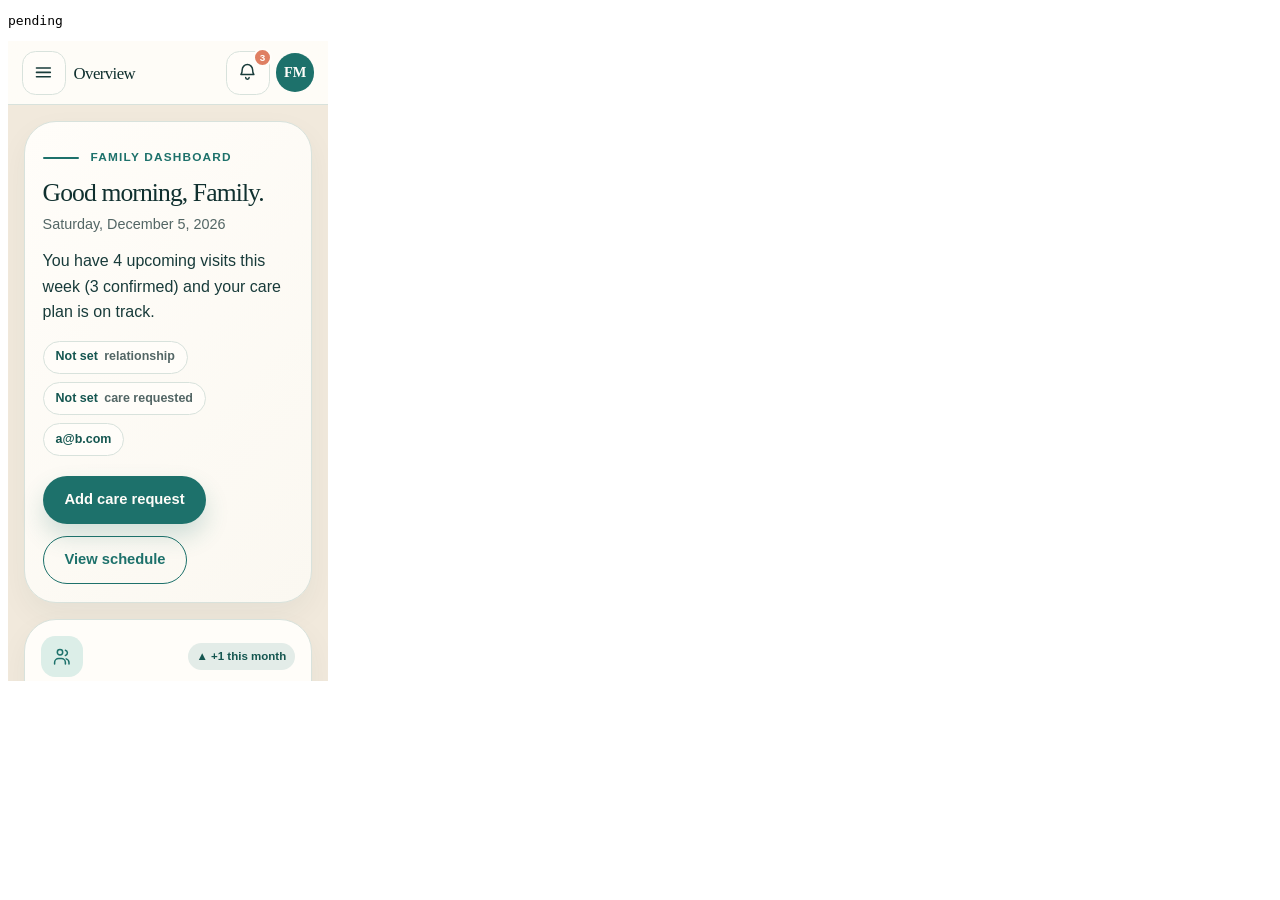
<file: _audit.html>
<!doctype html>
<html>
<head><meta charset="utf-8"><title>audit</title></head>
<body>
<pre id="result">pending</pre>
<script>
var params = new URLSearchParams(location.search);
var role = params.get('role') || 'family';
var file = role === 'caregiver' ? 'dashboard-caregiver.html' : 'dashboard-family.html';
try {
  localStorage.setItem('stackly_user', JSON.stringify({ role: role, name: 'Audit User', email: 'a@b.com' }));
} catch (e) {}

var frame = document.createElement('iframe');
frame.setAttribute('width', '320');
frame.setAttribute('height', '640');
frame.style.width = '320px';
frame.style.height = '640px';
frame.style.border = '0';
document.body.appendChild(frame);
frame.src = file;

frame.onload = function () {
  setTimeout(function () {
    var d, de, cw, iw, out;
    try {
      d = frame.contentDocument;
      de = d.documentElement;
      cw = de.clientWidth;
      iw = frame.contentWindow.innerWidth;
      var bad = [];
      var all = d.querySelectorAll('*');
      for (var i = 0; i < all.length; i++) {
        var el = all[i];
        var r = el.getBoundingClientRect();
        if (r.width === 0 && r.height === 0) continue;
        if (r.right > cw + 0.5 || r.left < -0.5) {
          var cls = (el.className && typeof el.className === 'string') ? '.' + el.className.trim().replace(/\s+/g, '.') : '';
          bad.push(el.tagName.toLowerCase() + cls + ' left=' + Math.round(r.left) + ' right=' + Math.round(r.right) + ' w=' + Math.round(r.width));
        }
      }
      out = {
        file: file,
        innerWidth: iw,
        clientWidth: cw,
        docScrollWidth: de.scrollWidth,
        bodyScrollWidth: d.body.scrollWidth,
        hasHScroll: de.scrollWidth > cw,
        overflowingCount: bad.length,
        overflowing: bad.slice(0, 50)
      };
      document.getElementById('result').textContent = 'AUDIT_RESULT ' + JSON.stringify(out, null, 1);
    } catch (e) {
      document.getElementById('result').textContent = 'AUDIT_ERROR ' + e.message;
    }
  }, 2500);
};
</script>
</body>
</html>
</file>
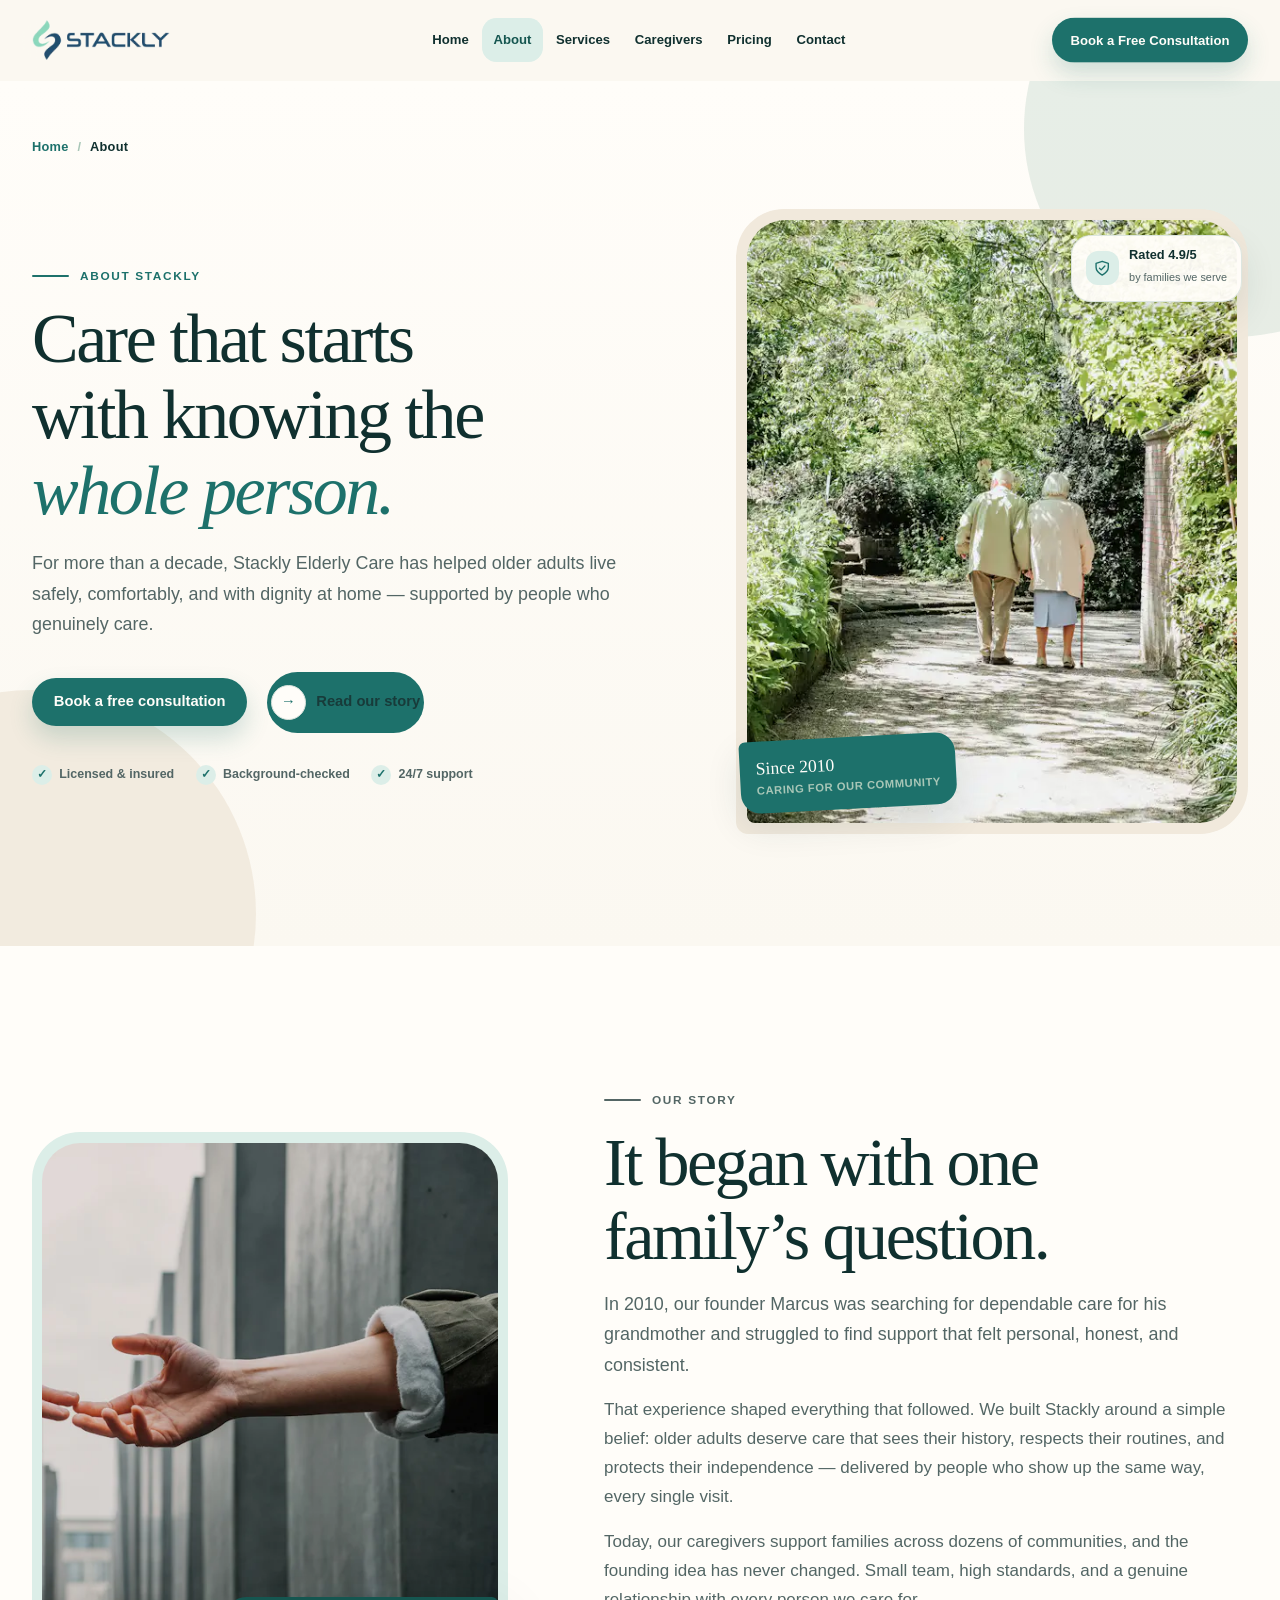
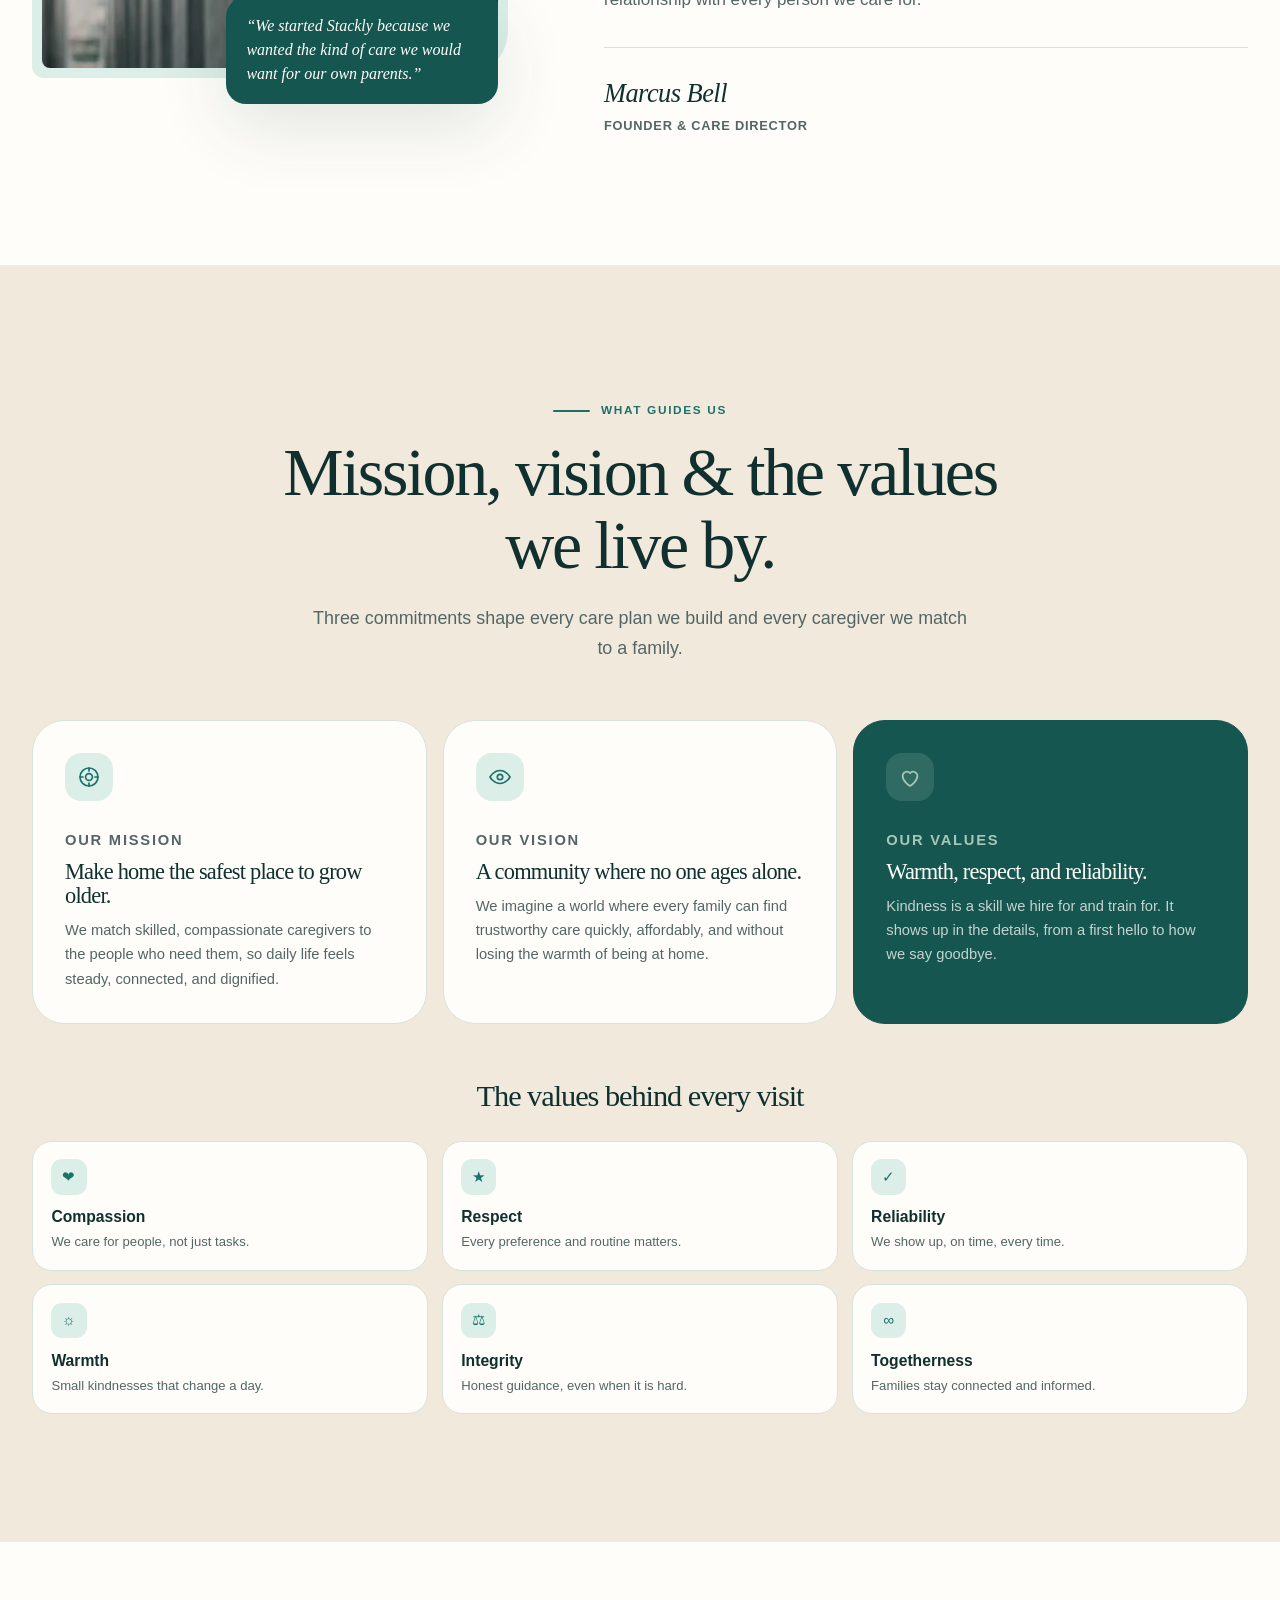
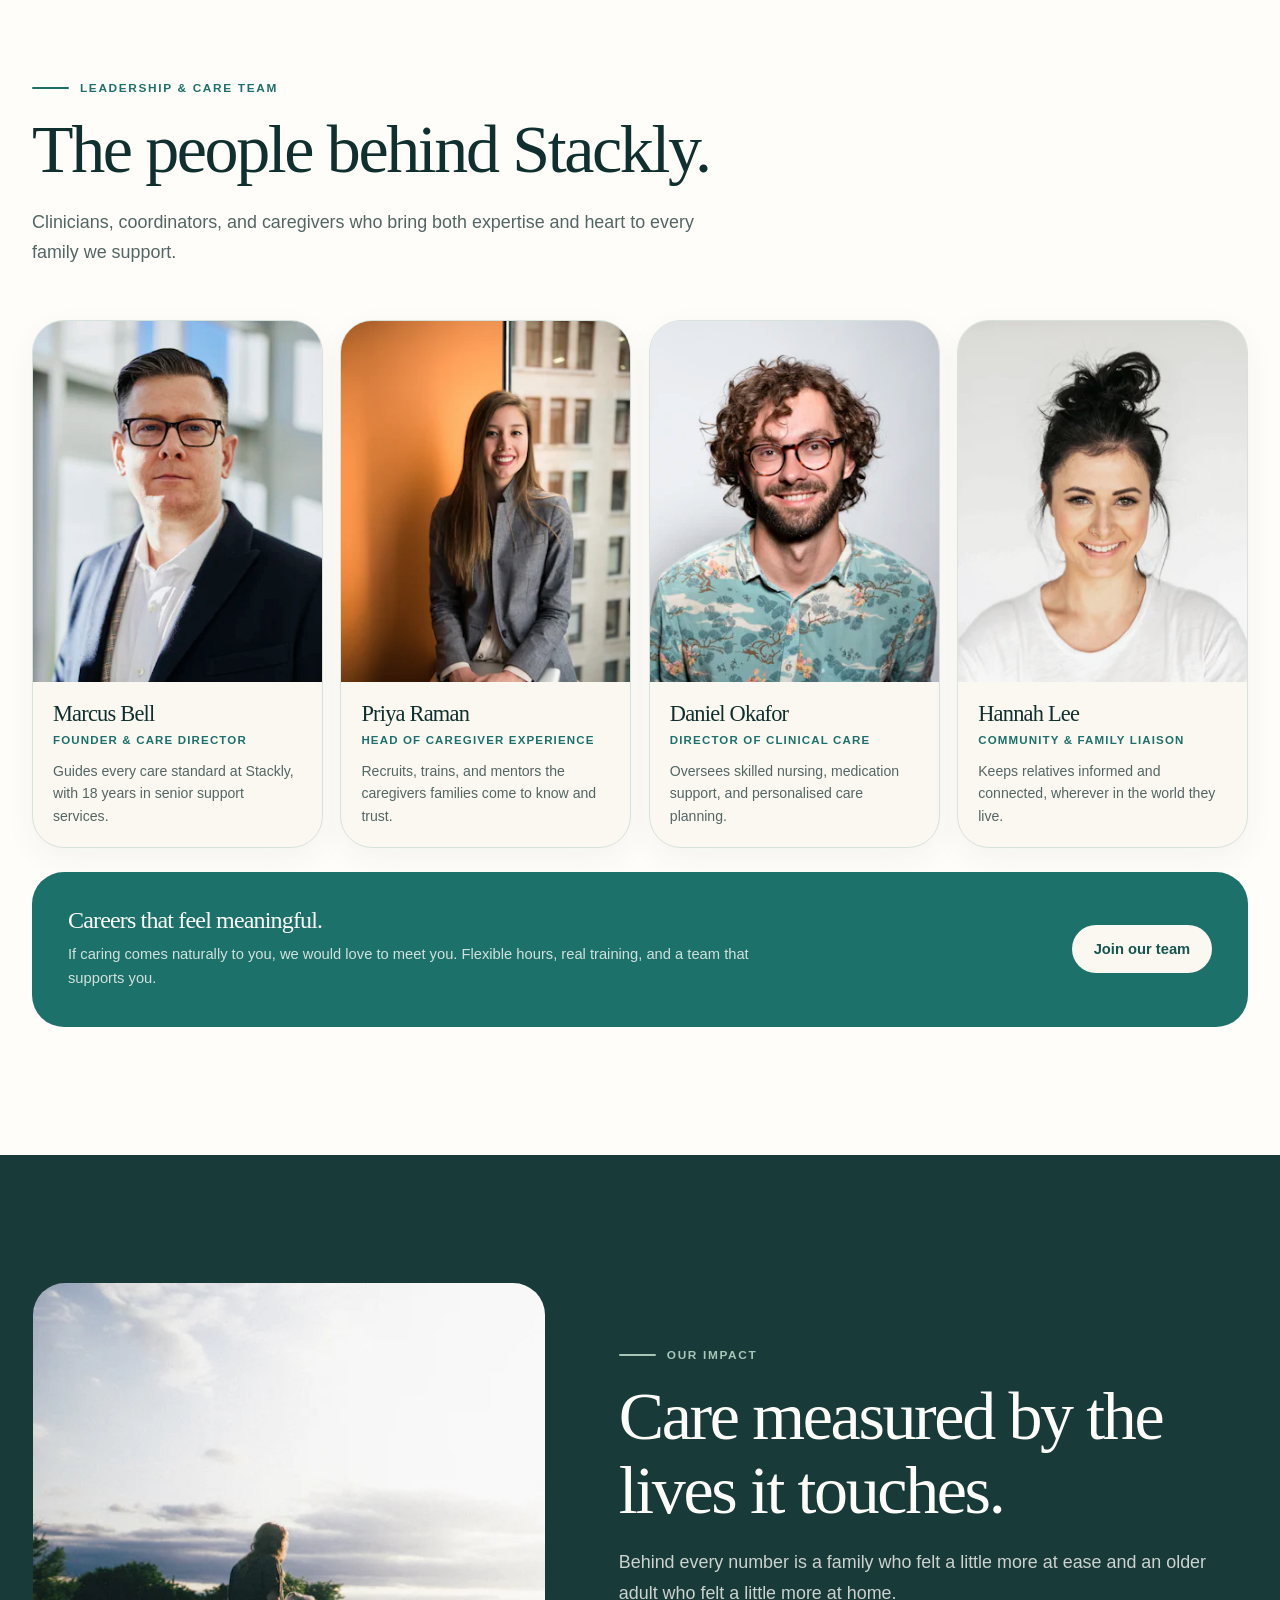
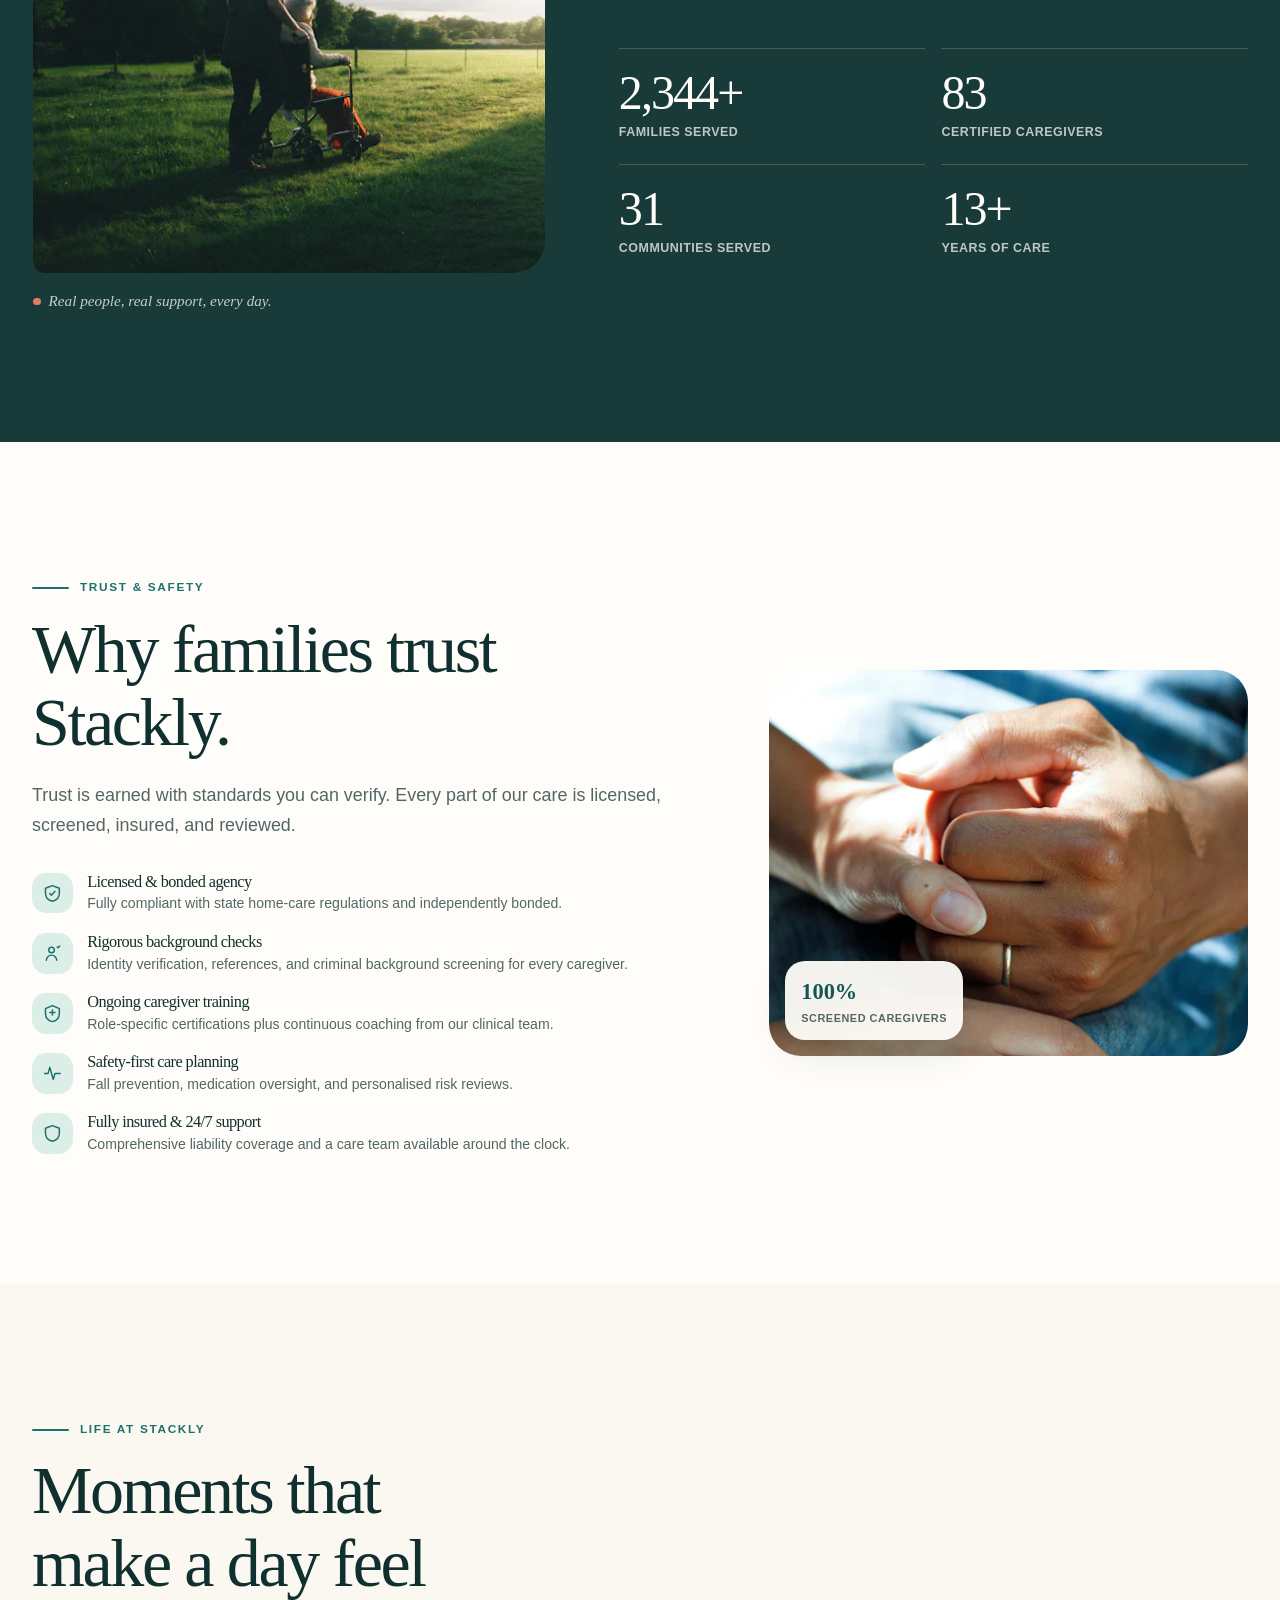
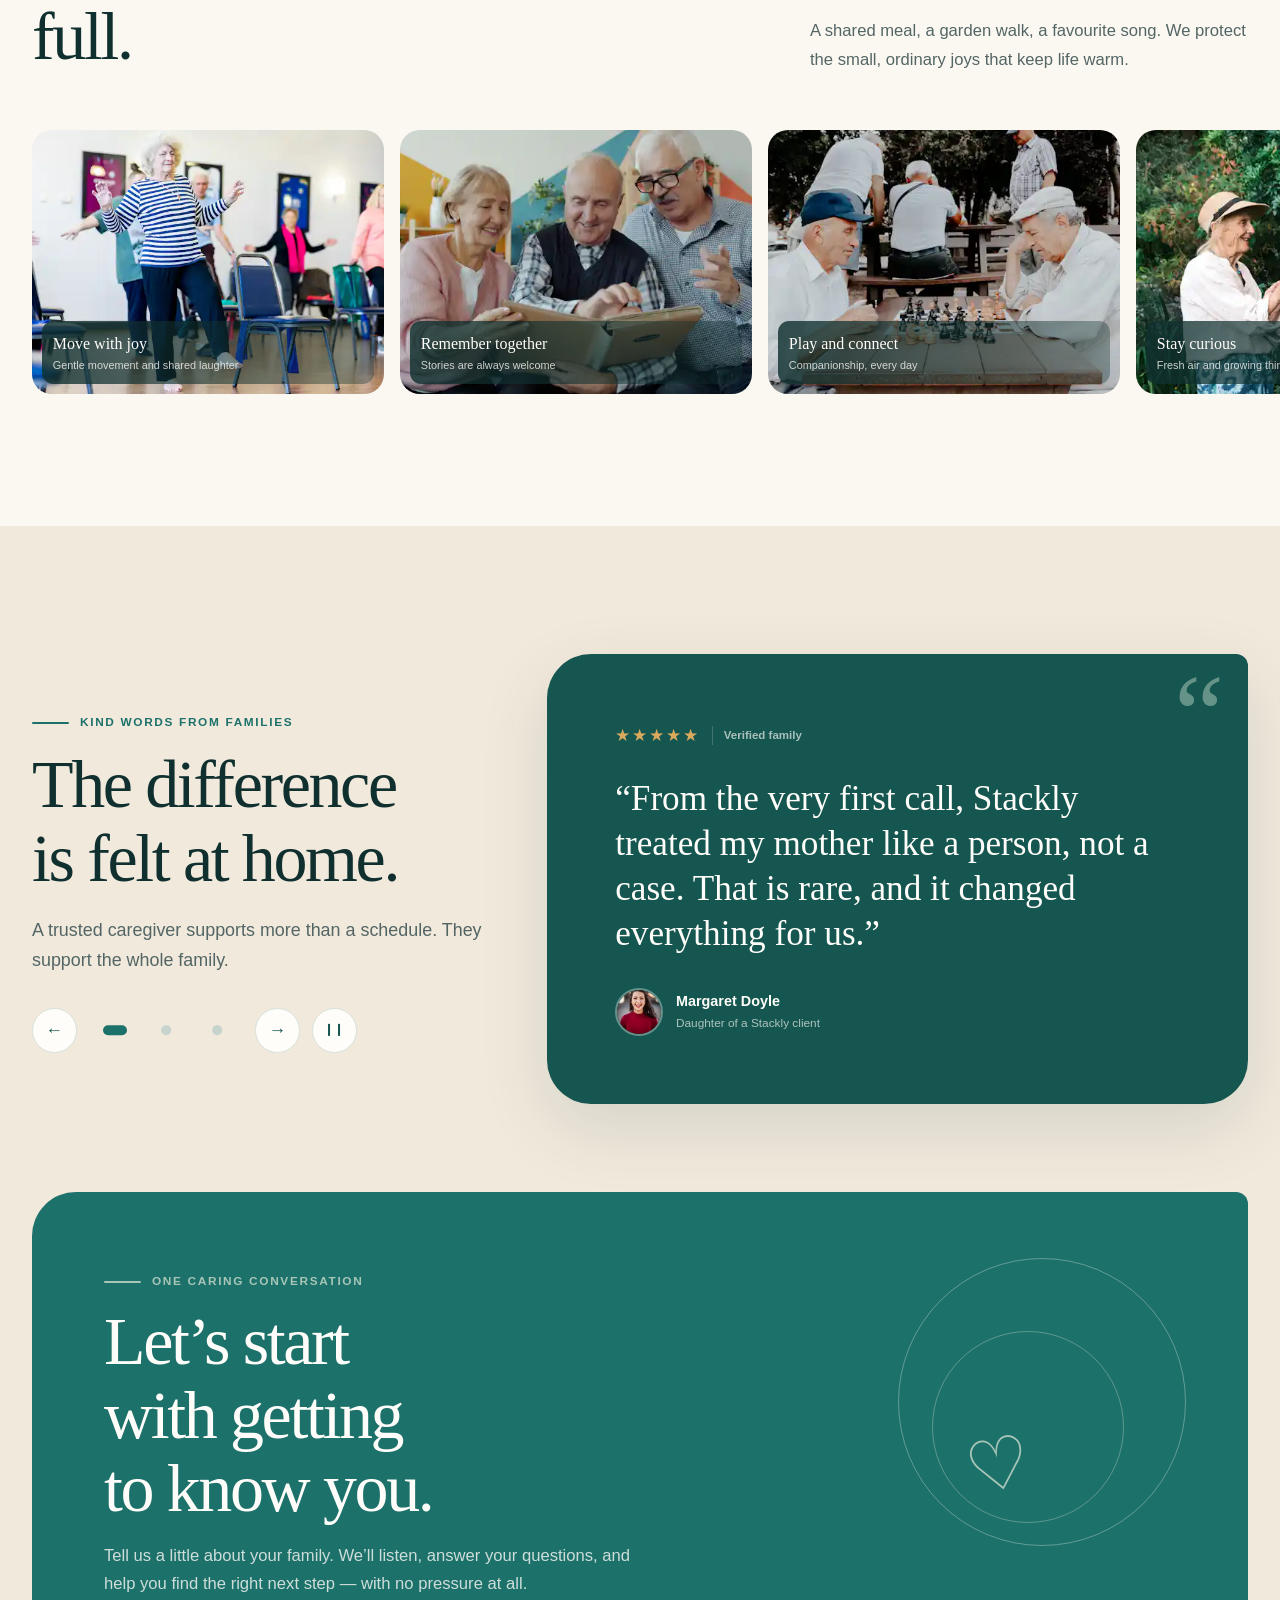
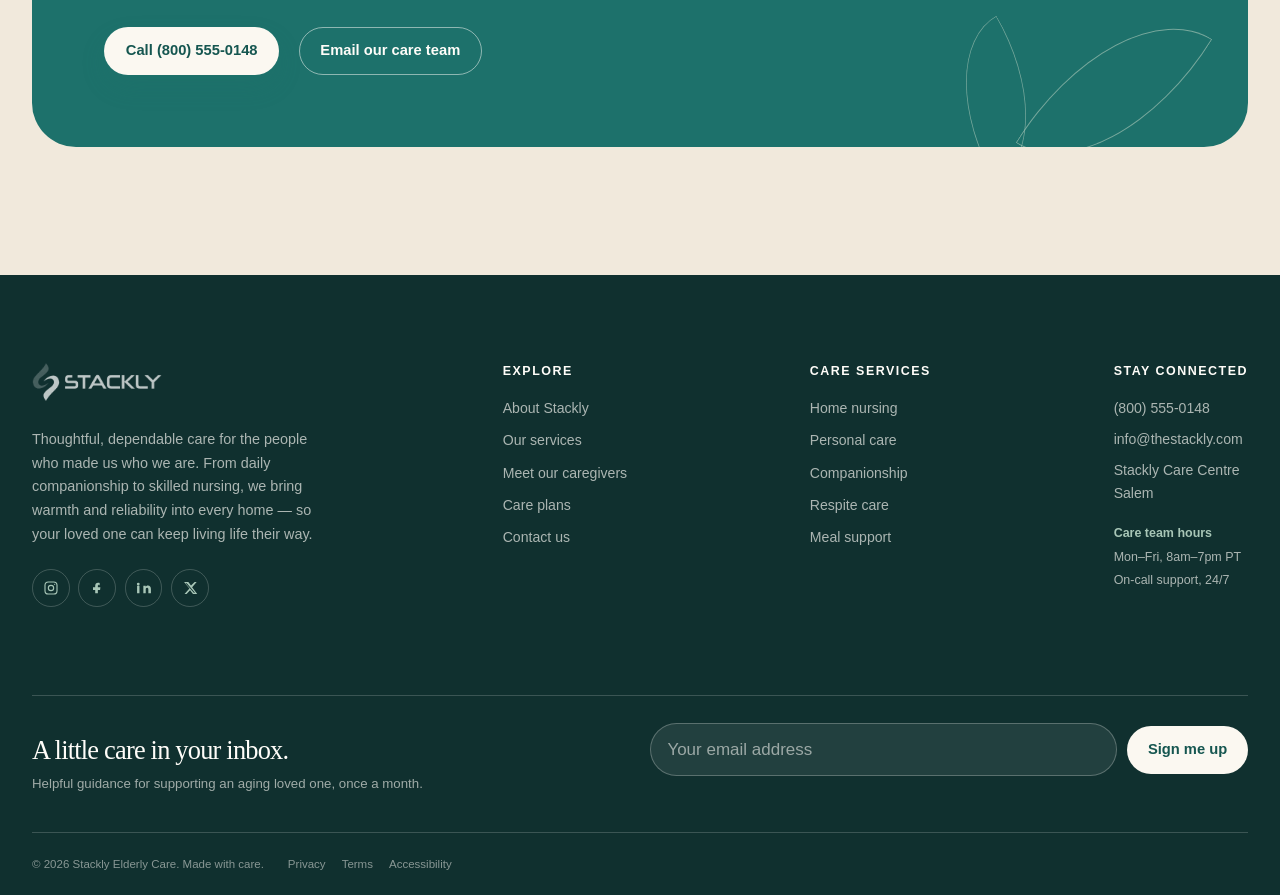
<file: about.html>
<!doctype html>
<html lang="en">
<head>
  <meta charset="utf-8">
  <meta name="viewport" content="width=device-width, initial-scale=1">
  <meta name="description" content="Meet the people, purpose, and standards behind Stackly Elderly Care. Learn our story, mission, leadership team, and why families trust us with the people they love.">
  <title>About Stackly Elderly Care | Our story, team &amp; mission</title>
  <link rel="stylesheet" href="css/about.css">
  <script src="js/about.js" defer></script>
  <script src="js/redirects.js" defer></script>
</head>
<body>
  <a class="skip-link" href="#main-content">Skip to content</a>

  <header class="site-header" data-header>
    <div class="container header__inner">
      <a class="brand" href="index.html" aria-label="Stackly Elderly Care home">
        <img class="brand__logo" src="images/logo/logo-stackly.webp" width="346" height="100" alt="Stackly Elderly Care">
        
      </a>

      <button class="nav-toggle" type="button" aria-expanded="false" aria-controls="primary-navigation" aria-label="Open navigation menu">
        <span></span>
        <span></span>
        <span></span>
      </button>

      <nav class="primary-nav" id="primary-navigation" aria-label="Primary navigation">
        <ul class="primary-nav__list">
          <li><a class="nav-link" href="index.html">Home</a></li>
          <li><a class="nav-link is-active" href="about.html" aria-current="page">About</a></li>
          <li><a class="nav-link" href="services.html">Services</a></li>
          <li><a class="nav-link" href="caregivers.html">Caregivers</a></li>
          <li><a class="nav-link" href="pricing.html">Pricing</a></li>
          <li><a class="nav-link" href="contact.html">Contact</a></li>
          <li><a class="button button--small nav-cta" href="login.html">Book a Free Consultation</a></li>
        </ul><div class="primary-nav__foot">
          <a class="primary-nav__call" href="tel:+18005550148">
            <span class="primary-nav__call-icon" aria-hidden="true"><svg viewBox="0 0 24 24" fill="none" stroke="currentColor" stroke-width="1.7" stroke-linecap="round" stroke-linejoin="round"><path d="M5 4h3l2 5-2.5 1.5a11 11 0 0 0 5 5L14 13l5 2v3a2 2 0 0 1-2 2A15 15 0 0 1 3 6a2 2 0 0 1 2-2Z"/></svg></span>
            <span><small>Call our care team</small><strong>(800) 555-0148</strong></span>
          </a>
          <div class="primary-nav__socials" aria-label="Social media links">
            <a href="404.html" aria-label="Stackly Care on Instagram"><svg viewBox="0 0 24 24" fill="none" stroke="currentColor" stroke-width="1.7" stroke-linecap="round" stroke-linejoin="round"><rect x="3" y="3" width="18" height="18" rx="5"/><circle cx="12" cy="12" r="4"/><path d="M17.5 6.5h.01"/></svg></a>
            <a href="404.html" aria-label="Stackly Care on Facebook"><svg viewBox="0 0 24 24" fill="currentColor"><path d="M14 8h2V4.4c-.3-.1-1.3-.2-2.5-.2-2.5 0-4.2 1.5-4.2 4.3V11H6v4h3.3v5h4v-5h3.3l.5-4h-3.8V8.9c0-1.1.3-1.9 1.7-1.9Z"/></svg></a>
            <a href="404.html" aria-label="Stackly Care on LinkedIn"><svg viewBox="0 0 24 24" fill="currentColor"><path d="M5.2 8.6H1.6V20h3.6V8.6ZM3.4 4A2.1 2.1 0 1 0 3.4 8.2 2.1 2.1 0 0 0 3.4 4ZM22.4 13.5c0-3.4-1.8-5.2-4.4-5.2-2 0-2.9 1.1-3.4 1.8V8.6H11V20h3.6v-5.6c0-1.5.3-2.9 2.1-2.9 1.8 0 1.8 1.7 1.8 3V20H22.4v-6.5Z"/></svg></a>
          <a href="404.html" aria-label="Stackly Care on X"><svg viewBox="0 0 24 24" fill="currentColor"><path d="M18.9 3H22l-6.8 7.8L22.8 21h-6.3l-4.4-5.7L6.9 21H3.8l7.3-8.4L3.1 3h6.4l4 5.2L18.9 3Zm-1.1 16.2h1.7L7.1 4.7H5.3l12.5 14.5Z"/></svg></a></div>
        </div>
      </nav>
    </div>
  </header>

  <main id="main-content">
    <!-- 1. About hero -->
    <section class="abt-hero" aria-labelledby="abt-hero-title">
      <div class="abt-hero__glow abt-hero__glow--one" aria-hidden="true"></div>
      <div class="abt-hero__glow abt-hero__glow--two" aria-hidden="true"></div>
      <div class="container">
        <nav class="abt-breadcrumb" aria-label="Breadcrumb">
          <ol>
            <li><a href="index.html">Home</a></li>
            <li aria-current="page">About</li>
          </ol>
        </nav>

        <div class="abt-hero__grid">
          <div class="abt-hero__copy" data-reveal>
            <p class="eyebrow"><span class="eyebrow__line" aria-hidden="true"></span> About Stackly</p>
            <h1 id="abt-hero-title" class="abt-hero__title">Care that starts with knowing the <em>whole person.</em></h1>
            <p class="abt-lead">For more than a decade, Stackly Elderly Care has helped older adults live safely, comfortably, and with dignity at home — supported by people who genuinely care.</p>
            <div class="button-group">
              <a class="button" href="index.html#contact">Book a free consultation</a>
              <a class="button button--text" href="#abt-story"><span class="button__play" aria-hidden="true">&#8594;</span> Read our story</a>
            </div>
            <ul class="abt-trust-row" aria-label="Stackly care commitments">
              <li><span class="trust-badge__icon" aria-hidden="true">&#10003;</span> Licensed &amp; insured</li>
              <li><span class="trust-badge__icon" aria-hidden="true">&#10003;</span> Background-checked</li>
              <li><span class="trust-badge__icon" aria-hidden="true">&#10003;</span> 24/7 support</li>
            </ul>
          </div>

          <figure class="abt-hero__media" data-reveal data-reveal-delay="120">
            <div class="abt-hero__frame">
              <img class="abt-hero__photo" src="images/about-hero.webp" width="520" height="640" fetchpriority="high" decoding="async" alt="An older couple walking together outdoors in warm afternoon light">
            </div>
            <figcaption class="abt-hero__badge"><strong>Since 2010</strong><span>Caring for our community</span></figcaption>
            <div class="abt-hero__chip">
              <span class="abt-hero__chip-icon" aria-hidden="true">
                <svg viewBox="0 0 24 24" fill="none" stroke="currentColor" stroke-width="1.8" stroke-linecap="round" stroke-linejoin="round"><path d="M12 21s8-4.3 8-10.1V5.6L12 3 4 5.6v5.3C4 16.7 12 21 12 21Z"/><path d="m8.5 12 2.2 2.2 4.8-5"/></svg>
              </span>
              <span><strong>Rated 4.9/5</strong><small>by families we serve</small></span>
            </div>
          </figure>
        </div>
      </div>
    </section>

    <!-- 2. Our story -->
    <section class="section abt-story" id="abt-story" aria-labelledby="abt-story-title">
      <div class="container abt-story__grid">
        <figure class="abt-story__media" data-reveal>
          <div class="abt-story__frame">
            <img src="images/about-story.webp" width="520" height="600" loading="lazy" decoding="async" alt="A caregiver gently holding the hand of an older adult in reassurance">
          </div>
          <blockquote class="abt-story__quote">
            <p>“We started Stackly because we wanted the kind of care we would want for our own parents.”</p>
          </blockquote>
        </figure>

        <div class="abt-story__content" data-reveal data-reveal-delay="100">
          <p class="eyebrow"><span class="eyebrow__line" aria-hidden="true"></span> Our story</p>
          <h2 id="abt-story-title">It began with one family’s question.</h2>
          <p class="abt-lead">In 2010, our founder Marcus was searching for dependable care for his grandmother and struggled to find support that felt personal, honest, and consistent.</p>
          <p>That experience shaped everything that followed. We built Stackly around a simple belief: older adults deserve care that sees their history, respects their routines, and protects their independence — delivered by people who show up the same way, every single visit.</p>
          <p>Today, our caregivers support families across dozens of communities, and the founding idea has never changed. Small team, high standards, and a genuine relationship with every person we care for.</p>
          <div class="abt-signature">
            <span class="abt-signature__name">Marcus Bell</span>
            <span class="abt-signature__role">Founder &amp; Care Director</span>
          </div>
        </div>
      </div>
    </section>

    <!-- 3. Mission, vision & values -->
    <section class="section abt-mvv" aria-labelledby="abt-mvv-title">
      <div class="container">
        <div class="abt-mvv__head" data-reveal>
          <p class="eyebrow"><span class="eyebrow__line" aria-hidden="true"></span> What guides us</p>
          <h2 id="abt-mvv-title">Mission, vision &amp; the values we live by.</h2>
          <p class="abt-lead">Three commitments shape every care plan we build and every caregiver we match to a family.</p>
        </div>

        <div class="abt-pillars">
          <article class="abt-pillar" data-reveal data-reveal-delay="80">
            <span class="abt-pillar__icon" aria-hidden="true">
              <svg viewBox="0 0 24 24" fill="none" stroke="currentColor" stroke-width="1.7" stroke-linecap="round" stroke-linejoin="round"><circle cx="12" cy="12" r="9"/><path d="M12 3v3M12 18v3M3 12h3M18 12h3"/><circle cx="12" cy="12" r="3.4"/></svg>
            </span>
            <p class="abt-pillar__label">Our mission</p>
            <h3>Make home the safest place to grow older.</h3>
            <p>We match skilled, compassionate caregivers to the people who need them, so daily life feels steady, connected, and dignified.</p>
          </article>

          <article class="abt-pillar" data-reveal data-reveal-delay="140">
            <span class="abt-pillar__icon" aria-hidden="true">
              <svg viewBox="0 0 24 24" fill="none" stroke="currentColor" stroke-width="1.7" stroke-linecap="round" stroke-linejoin="round"><path d="M2 12s3.6-6.5 10-6.5S22 12 22 12s-3.6 6.5-10 6.5S2 12 2 12Z"/><circle cx="12" cy="12" r="2.7"/></svg>
            </span>
            <p class="abt-pillar__label">Our vision</p>
            <h3>A community where no one ages alone.</h3>
            <p>We imagine a world where every family can find trustworthy care quickly, affordably, and without losing the warmth of being at home.</p>
          </article>

          <article class="abt-pillar abt-pillar--accent" data-reveal data-reveal-delay="200">
            <span class="abt-pillar__icon" aria-hidden="true">
              <svg viewBox="0 0 24 24" fill="none" stroke="currentColor" stroke-width="1.7" stroke-linecap="round" stroke-linejoin="round"><path d="M12 21s-7.4-4.4-7.4-10.2A4.3 4.3 0 0 1 12 8.1a4.3 4.3 0 0 1 7.4 2.7C19.4 16.6 12 21 12 21Z"/></svg>
            </span>
            <p class="abt-pillar__label">Our values</p>
            <h3>Warmth, respect, and reliability.</h3>
            <p>Kindness is a skill we hire for and train for. It shows up in the details, from a first hello to how we say goodbye.</p>
          </article>
        </div>

        <div class="abt-values" data-reveal>
          <h3 class="abt-values__title">The values behind every visit</h3>
          <ul class="abt-values__list">
            <li class="abt-value"><span class="abt-value__icon" aria-hidden="true">&#10084;</span><strong>Compassion</strong><span>We care for people, not just tasks.</span></li>
            <li class="abt-value"><span class="abt-value__icon" aria-hidden="true">&#9733;</span><strong>Respect</strong><span>Every preference and routine matters.</span></li>
            <li class="abt-value"><span class="abt-value__icon" aria-hidden="true">&#10003;</span><strong>Reliability</strong><span>We show up, on time, every time.</span></li>
            <li class="abt-value"><span class="abt-value__icon" aria-hidden="true">&#9788;</span><strong>Warmth</strong><span>Small kindnesses that change a day.</span></li>
            <li class="abt-value"><span class="abt-value__icon" aria-hidden="true">&#9878;</span><strong>Integrity</strong><span>Honest guidance, even when it is hard.</span></li>
            <li class="abt-value"><span class="abt-value__icon" aria-hidden="true">&#8734;</span><strong>Togetherness</strong><span>Families stay connected and informed.</span></li>
          </ul>
        </div>
      </div>
    </section>

    <!-- 4. Meet the team -->
    <section class="section abt-team" aria-labelledby="abt-team-title">
      <div class="container">
        <div class="abt-team__head" data-reveal>
          <p class="eyebrow"><span class="eyebrow__line" aria-hidden="true"></span> Leadership &amp; care team</p>
          <h2 id="abt-team-title">The people behind Stackly.</h2>
          <p class="abt-lead">Clinicians, coordinators, and caregivers who bring both expertise and heart to every family we support.</p>
        </div>

        <div class="abt-team__grid">
          <article class="abt-member" data-reveal data-reveal-delay="60">
            <div class="abt-member__photo">
              <img src="images/team-marcus.webp" width="320" height="400" loading="lazy" decoding="async" alt="Portrait of Marcus Bell, Founder and Care Director at Stackly">
            </div>
            <div class="abt-member__body">
              <h3>Marcus Bell</h3>
              <p class="abt-member__role">Founder &amp; Care Director</p>
              <p>Guides every care standard at Stackly, with 18 years in senior support services.</p>
            </div>
          </article>

          <article class="abt-member" data-reveal data-reveal-delay="120">
            <div class="abt-member__photo">
              <img src="images/team-priya.webp" width="320" height="400" loading="lazy" decoding="async" alt="Portrait of Priya Raman, Head of Caregiver Experience at Stackly">
            </div>
            <div class="abt-member__body">
              <h3>Priya Raman</h3>
              <p class="abt-member__role">Head of Caregiver Experience</p>
              <p>Recruits, trains, and mentors the caregivers families come to know and trust.</p>
            </div>
          </article>

          <article class="abt-member" data-reveal data-reveal-delay="180">
            <div class="abt-member__photo">
              <img src="images/team-daniel.webp" width="320" height="400" loading="lazy" decoding="async" alt="Portrait of Daniel Okafor, Director of Clinical Care at Stackly">
            </div>
            <div class="abt-member__body">
              <h3>Daniel Okafor</h3>
              <p class="abt-member__role">Director of Clinical Care</p>
              <p>Oversees skilled nursing, medication support, and personalised care planning.</p>
            </div>
          </article>

          <article class="abt-member" data-reveal data-reveal-delay="240">
            <div class="abt-member__photo">
              <img src="images/team-hannah.webp" width="320" height="400" loading="lazy" decoding="async" alt="Portrait of Hannah Lee, Community and Family Liaison at Stackly">
            </div>
            <div class="abt-member__body">
              <h3>Hannah Lee</h3>
              <p class="abt-member__role">Community &amp; Family Liaison</p>
              <p>Keeps relatives informed and connected, wherever in the world they live.</p>
            </div>
          </article>
        </div>

        <div class="abt-join" data-reveal>
          <div>
            <h3>Careers that feel meaningful.</h3>
            <p>If caring comes naturally to you, we would love to meet you. Flexible hours, real training, and a team that supports you.</p>
          </div>
          <a class="button" href="index.html#contact">Join our team</a>
        </div>
      </div>
    </section>

    <!-- 5. Our impact in numbers -->
    <section class="abt-impact section" aria-labelledby="abt-impact-title">
      <div class="container abt-impact__grid">
        <figure class="abt-impact__media" data-reveal>
          <img src="images/about-impact.webp" width="520" height="600" loading="lazy" decoding="async" alt="A Stackly caregiver walking and talking with an older woman in a wheelchair">
          <figcaption class="abt-impact__caption"><span class="caption__dot" aria-hidden="true"></span> Real people, real support, every day.</figcaption>
        </figure>

        <div class="abt-impact__content" data-reveal data-reveal-delay="100">
          <p class="eyebrow eyebrow--light"><span class="eyebrow__line" aria-hidden="true"></span> Our impact</p>
          <h2 id="abt-impact-title">Care measured by the lives it touches.</h2>
          <p class="abt-lead abt-lead--light">Behind every number is a family who felt a little more at ease and an older adult who felt a little more at home.</p>
          <ul class="abt-counters" aria-label="Stackly Elderly Care impact statistics">
            <li class="abt-counter">
              <span class="abt-counter__value" data-counter="2400" data-suffix="+">0</span>
              <span class="abt-counter__label">families served</span>
            </li>
            <li class="abt-counter">
              <span class="abt-counter__value" data-counter="86" data-suffix="">0</span>
              <span class="abt-counter__label">certified caregivers</span>
            </li>
            <li class="abt-counter">
              <span class="abt-counter__value" data-counter="32" data-suffix="">0</span>
              <span class="abt-counter__label">communities served</span>
            </li>
            <li class="abt-counter">
              <span class="abt-counter__value" data-counter="14" data-suffix="+">0</span>
              <span class="abt-counter__label">years of care</span>
            </li>
          </ul>
        </div>
      </div>
    </section>

    <!-- 6. Why families trust Stackly -->
    <section class="section abt-trust" aria-labelledby="abt-trust-title">
      <div class="container abt-trust__grid">
        <div class="abt-trust__content" data-reveal>
          <p class="eyebrow"><span class="eyebrow__line" aria-hidden="true"></span> Trust &amp; safety</p>
          <h2 id="abt-trust-title">Why families trust Stackly.</h2>
          <p class="abt-lead">Trust is earned with standards you can verify. Every part of our care is licensed, screened, insured, and reviewed.</p>
          <ul class="abt-creds">
            <li class="abt-cred">
              <span class="abt-cred__icon" aria-hidden="true">
                <svg viewBox="0 0 24 24" fill="none" stroke="currentColor" stroke-width="1.7" stroke-linecap="round" stroke-linejoin="round"><path d="M12 3 4 6v5.5C4 16.4 7.4 20 12 21c4.6-1 8-4.6 8-9.5V6l-8-3Z"/><path d="m9 12 2 2 4-4.5"/></svg>
              </span>
              <div><h3>Licensed &amp; bonded agency</h3><p>Fully compliant with state home-care regulations and independently bonded.</p></div>
            </li>
            <li class="abt-cred">
              <span class="abt-cred__icon" aria-hidden="true">
                <svg viewBox="0 0 24 24" fill="none" stroke="currentColor" stroke-width="1.7" stroke-linecap="round" stroke-linejoin="round"><circle cx="11" cy="8" r="3.2"/><path d="M5 20a6 6 0 0 1 12 0"/><path d="m17.5 4.5 1 1 2-2"/></svg>
              </span>
              <div><h3>Rigorous background checks</h3><p>Identity verification, references, and criminal background screening for every caregiver.</p></div>
            </li>
            <li class="abt-cred">
              <span class="abt-cred__icon" aria-hidden="true">
                <svg viewBox="0 0 24 24" fill="none" stroke="currentColor" stroke-width="1.7" stroke-linecap="round" stroke-linejoin="round"><path d="M4 6.5 12 3l8 3.5v5.5c0 4.9-3.4 8.5-8 9.5-4.6-1-8-4.6-8-9.5Z"/><path d="M12 8v6M9 11h6"/></svg>
              </span>
              <div><h3>Ongoing caregiver training</h3><p>Role-specific certifications plus continuous coaching from our clinical team.</p></div>
            </li>
            <li class="abt-cred">
              <span class="abt-cred__icon" aria-hidden="true">
                <svg viewBox="0 0 24 24" fill="none" stroke="currentColor" stroke-width="1.7" stroke-linecap="round" stroke-linejoin="round"><path d="M3 12h4l2-7 4 14 2-7h6"/></svg>
              </span>
              <div><h3>Safety-first care planning</h3><p>Fall prevention, medication oversight, and personalised risk reviews.</p></div>
            </li>
            <li class="abt-cred">
              <span class="abt-cred__icon" aria-hidden="true">
                <svg viewBox="0 0 24 24" fill="none" stroke="currentColor" stroke-width="1.7" stroke-linecap="round" stroke-linejoin="round"><path d="M12 3 4 6v5.5C4 16.4 7.4 20 12 21c4.6-1 8-4.6 8-9.5V6l-8-3Z"/></svg>
              </span>
              <div><h3>Fully insured &amp; 24/7 support</h3><p>Comprehensive liability coverage and a care team available around the clock.</p></div>
            </li>
          </ul>
        </div>

        <figure class="abt-trust__media" data-reveal data-reveal-delay="100">
          <img src="images/about-trust.webp" width="520" height="420" loading="lazy" decoding="async" alt="A caregiver holding the hands of an older adult, offering reassurance">
          <figcaption class="abt-trust__badge"><strong>100%</strong><span>Screened caregivers</span></figcaption>
        </figure>
      </div>
    </section>

    <!-- 7. Life at Stackly -->
    <section class="section abt-life" aria-labelledby="abt-life-title">
      <div class="container">
        <div class="abt-life__head" data-reveal>
          <div>
            <p class="eyebrow"><span class="eyebrow__line" aria-hidden="true"></span> Life at Stackly</p>
            <h2 id="abt-life-title">Moments that make a day feel full.</h2>
          </div>
          <p>A shared meal, a garden walk, a favourite song. We protect the small, ordinary joys that keep life warm.</p>
        </div>
      </div>

      <div class="abt-life__rail-wrap" tabindex="0" role="region" aria-label="Life at Stackly photo gallery, scroll horizontally to see more">
        <ul class="abt-life__rail">
          <li class="abt-life__item">
            <img src="images/gallery-dance.webp" width="640" height="420" loading="lazy" decoding="async" alt="A group of older women enjoying a lively dance activity together">
            <p><strong>Move with joy</strong><span>Gentle movement and shared laughter</span></p>
          </li>
          <li class="abt-life__item">
            <img src="images/gallery-album.webp" width="520" height="360" loading="lazy" decoding="async" alt="Older adults looking together at a photo album">
            <p><strong>Remember together</strong><span>Stories are always welcome</span></p>
          </li>
          <li class="abt-life__item">
            <img src="images/service-companionship.webp" width="520" height="360" loading="lazy" decoding="async" alt="Two older men enjoying a friendly game of chess">
            <p><strong>Play and connect</strong><span>Companionship, every day</span></p>
          </li>
          <li class="abt-life__item">
            <img src="images/gallery-garden.webp" width="520" height="360" loading="lazy" decoding="async" alt="An older couple tending to a green garden together">
            <p><strong>Stay curious</strong><span>Fresh air and growing things</span></p>
          </li>
          <li class="abt-life__item">
            <img src="images/service-meals.webp" width="520" height="360" loading="lazy" decoding="async" alt="Friends sharing a meal around a table at home">
            <p><strong>Share a table</strong><span>Good food, good company</span></p>
          </li>
          <li class="abt-life__item">
            <img src="images/gallery-family.webp" width="520" height="640" loading="lazy" decoding="async" alt="A grandfather and his grandson sharing a relaxed moment at home">
            <p><strong>Stay connected</strong><span>Family moments, deeply felt</span></p>
          </li>
        </ul>
      </div>
    </section>

    <!-- 8. Testimonials and final CTA -->
    <section class="section abt-voices" aria-labelledby="abt-voices-title">
      <div class="container testimonials__layout">
        <div class="testimonials__intro" data-reveal>
          <p class="eyebrow"><span class="eyebrow__line" aria-hidden="true"></span> Kind words from families</p>
          <h2 id="abt-voices-title">The difference is felt at home.</h2>
          <p class="section-lead">A trusted caregiver supports more than a schedule. They support the whole family.</p>
          <div class="slider-controls" aria-label="Testimonial controls">
            <button class="slider-button" type="button" data-slider-prev aria-label="Show previous testimonial"><span aria-hidden="true">&#8592;</span></button>
            <div class="slider-dots" role="group" aria-label="Choose a testimonial">
              <button class="slider-dot is-active" type="button" aria-current="true" aria-label="Show testimonial 1" data-slide-to="0"></button>
              <button class="slider-dot" type="button" aria-current="false" aria-label="Show testimonial 2" data-slide-to="1"></button>
              <button class="slider-dot" type="button" aria-current="false" aria-label="Show testimonial 3" data-slide-to="2"></button>
            </div>
            <button class="slider-button" type="button" data-slider-next aria-label="Show next testimonial"><span aria-hidden="true">&#8594;</span></button>
            <button class="slider-button slider-button--toggle" type="button" data-slider-toggle aria-pressed="false" aria-label="Pause testimonial rotation"><span data-slider-toggle-icon aria-hidden="true">&#10073;&#10073;</span></button>
          </div>
        </div>

        <div class="testimonial-slider" data-testimonial-slider>
          <div class="testimonial-slider__ornament" aria-hidden="true">“</div>
          <div class="testimonial-slider__viewport" aria-live="polite">
            <article class="testimonial-slide is-active" data-slide="0">
              <div class="testimonial-slide__rating" aria-label="5 out of 5 stars"><span aria-hidden="true">&#9733;&#9733;&#9733;&#9733;&#9733;</span><small>Verified family</small></div>
              <blockquote>“From the very first call, Stackly treated my mother like a person, not a case. That is rare, and it changed everything for us.”</blockquote>
              <div class="testimonial-slide__author"><img src="images/avatar-sara.webp" width="160" height="160" loading="lazy" decoding="async" alt="Portrait of Margaret Doyle"><span><strong>Margaret Doyle</strong><small>Daughter of a Stackly client</small></span></div>
            </article>
            <article class="testimonial-slide" data-slide="1" hidden>
              <div class="testimonial-slide__rating" aria-label="5 out of 5 stars"><span aria-hidden="true">&#9733;&#9733;&#9733;&#9733;&#9733;</span><small>Verified family</small></div>
              <blockquote>“The caregiver they matched us with understands Dad completely. He is steadier, happier, and we finally sleep at night.”</blockquote>
              <div class="testimonial-slide__author"><img src="images/avatar-robert.webp" width="160" height="160" loading="lazy" decoding="async" alt="Portrait of Thomas Nguyen"><span><strong>Thomas Nguyen</strong><small>Son of a Stackly client</small></span></div>
            </article>
            <article class="testimonial-slide" data-slide="2" hidden>
              <div class="testimonial-slide__rating" aria-label="5 out of 5 stars"><span aria-hidden="true">&#9733;&#9733;&#9733;&#9733;&#9733;</span><small>Verified family</small></div>
              <blockquote>“I live abroad and still feel part of every decision. The updates are clear, warm, and always on time.”</blockquote>
              <div class="testimonial-slide__author"><img src="images/avatar-amira.webp" width="160" height="160" loading="lazy" decoding="async" alt="Portrait of Grace Okafor"><span><strong>Grace Okafor</strong><small>Granddaughter of a Stackly client</small></span></div>
            </article>
          </div>
        </div>
      </div>

      <div class="container">
        <div class="cta-band" data-reveal>
          <div class="cta-band__copy">
            <p class="eyebrow eyebrow--light"><span class="eyebrow__line" aria-hidden="true"></span> One caring conversation</p>
            <h2>Let’s start with getting to know you.</h2>
            <p>Tell us a little about your family. We’ll listen, answer your questions, and help you find the right next step — with no pressure at all.</p>
            <div class="button-group">
              <a class="button button--cream" href="tel:+18005550148">Call (800) 555-0148</a>
              <a class="button button--ghost-light" href="mailto:info@thestackly.com">Email our care team</a>
            </div>
          </div>
          <div class="cta-band__art" aria-hidden="true"><span class="cta-band__circle cta-band__circle--one"></span><span class="cta-band__circle cta-band__circle--two"></span><span class="cta-band__leaf cta-band__leaf--one"></span><span class="cta-band__leaf cta-band__leaf--two"></span><span class="cta-band__heart">&#9825;</span></div>
        </div>
      </div>
    </section>
  </main>

  <footer class="site-footer">
    <div class="container">
      <div class="footer-main">
        <div class="footer-brand"><a class="brand brand--footer" href="index.html" aria-label="Stackly Elderly Care home"><img class="brand__logo" src="images/logo/logo-stackly.webp" width="346" height="100" alt="Stackly Elderly Care"></a><p>Thoughtful, dependable care for the people who made us who we are. From daily companionship to skilled nursing, we bring warmth and reliability into every home &mdash; so your loved one can keep living life their way.</p><div class="footer-socials" aria-label="Social media links"><a href="404.html" aria-label="Stackly Care on Instagram"><svg viewBox="0 0 24 24" fill="none" stroke="currentColor" stroke-width="1.7" stroke-linecap="round" stroke-linejoin="round"><rect x="3" y="3" width="18" height="18" rx="5"/><circle cx="12" cy="12" r="4"/><path d="M17.5 6.5h.01"/></svg></a><a href="404.html" aria-label="Stackly Care on Facebook"><svg viewBox="0 0 24 24" fill="currentColor"><path d="M14 8h2V4.4c-.3-.1-1.3-.2-2.5-.2-2.5 0-4.2 1.5-4.2 4.3V11H6v4h3.3v5h4v-5h3.3l.5-4h-3.8V8.9c0-1.1.3-1.9 1.7-1.9Z"/></svg></a><a href="404.html" aria-label="Stackly Care on LinkedIn"><svg viewBox="0 0 24 24" fill="currentColor"><path d="M5.2 8.6H1.6V20h3.6V8.6ZM3.4 4A2.1 2.1 0 1 0 3.4 8.2 2.1 2.1 0 0 0 3.4 4ZM22.4 13.5c0-3.4-1.8-5.2-4.4-5.2-2 0-2.9 1.1-3.4 1.8V8.6H11V20h3.6v-5.6c0-1.5.3-2.9 2.1-2.9 1.8 0 1.8 1.7 1.8 3V20H22.4v-6.5Z"/></svg></a><a href="404.html" aria-label="Stackly Care on X"><svg viewBox="0 0 24 24" fill="currentColor"><path d="M18.9 3H22l-6.8 7.8L22.8 21h-6.3l-4.4-5.7L6.9 21H3.8l7.3-8.4L3.1 3h6.4l4 5.2L18.9 3Zm-1.1 16.2h1.7L7.1 4.7H5.3l12.5 14.5Z"/></svg></a></div></div>
        <div class="footer-column"><h2>Explore</h2><ul><li><a href="404.html">About Stackly</a></li><li><a href="404.html">Our services</a></li><li><a href="404.html">Meet our caregivers</a></li><li><a href="404.html">Care plans</a></li><li><a href="404.html">Contact us</a></li></ul></div>
        <div class="footer-column"><h2>Care services</h2><ul><li><a href="404.html">Home nursing</a></li><li><a href="404.html">Personal care</a></li><li><a href="404.html">Companionship</a></li><li><a href="404.html">Respite care</a></li><li><a href="404.html">Meal support</a></li></ul></div>
        <div class="footer-column footer-contact"><h2>Stay connected</h2><address><a href="404.html">(800) 555-0148</a><a href="404.html">info@thestackly.com</a><span>Stackly Care Centre<br>Salem</span></address><p class="footer-hours"><strong>Care team hours</strong><span>Mon–Fri, 8am–7pm PT</span><span>On-call support, 24/7</span></p></div>
      </div>
      <div class="footer-newsletter"><div><h2>A little care in your inbox.</h2><p>Helpful guidance for supporting an aging loved one, once a month.</p></div><form class="newsletter-form" data-newsletter-form novalidate><label class="sr-only" for="newsletter-email">Email address</label><input id="newsletter-email" type="email" name="email" placeholder="Your email address" autocomplete="email" required><button class="button button--cream" type="submit">Sign me up</button><p class="newsletter-form__status" data-newsletter-status aria-live="polite"></p></form></div>
      <div class="footer-bottom"><p>&copy; 2026 Stackly Elderly Care. Made with care.</p><div><a href="404.html">Privacy</a><a href="404.html">Terms</a><a href="404.html">Accessibility</a></div><button class="back-to-top" type="button" data-back-to-top aria-label="Back to top"><span aria-hidden="true">&#8593;</span></button></div>
    </div>
  </footer>
</body>
</html>
</file>
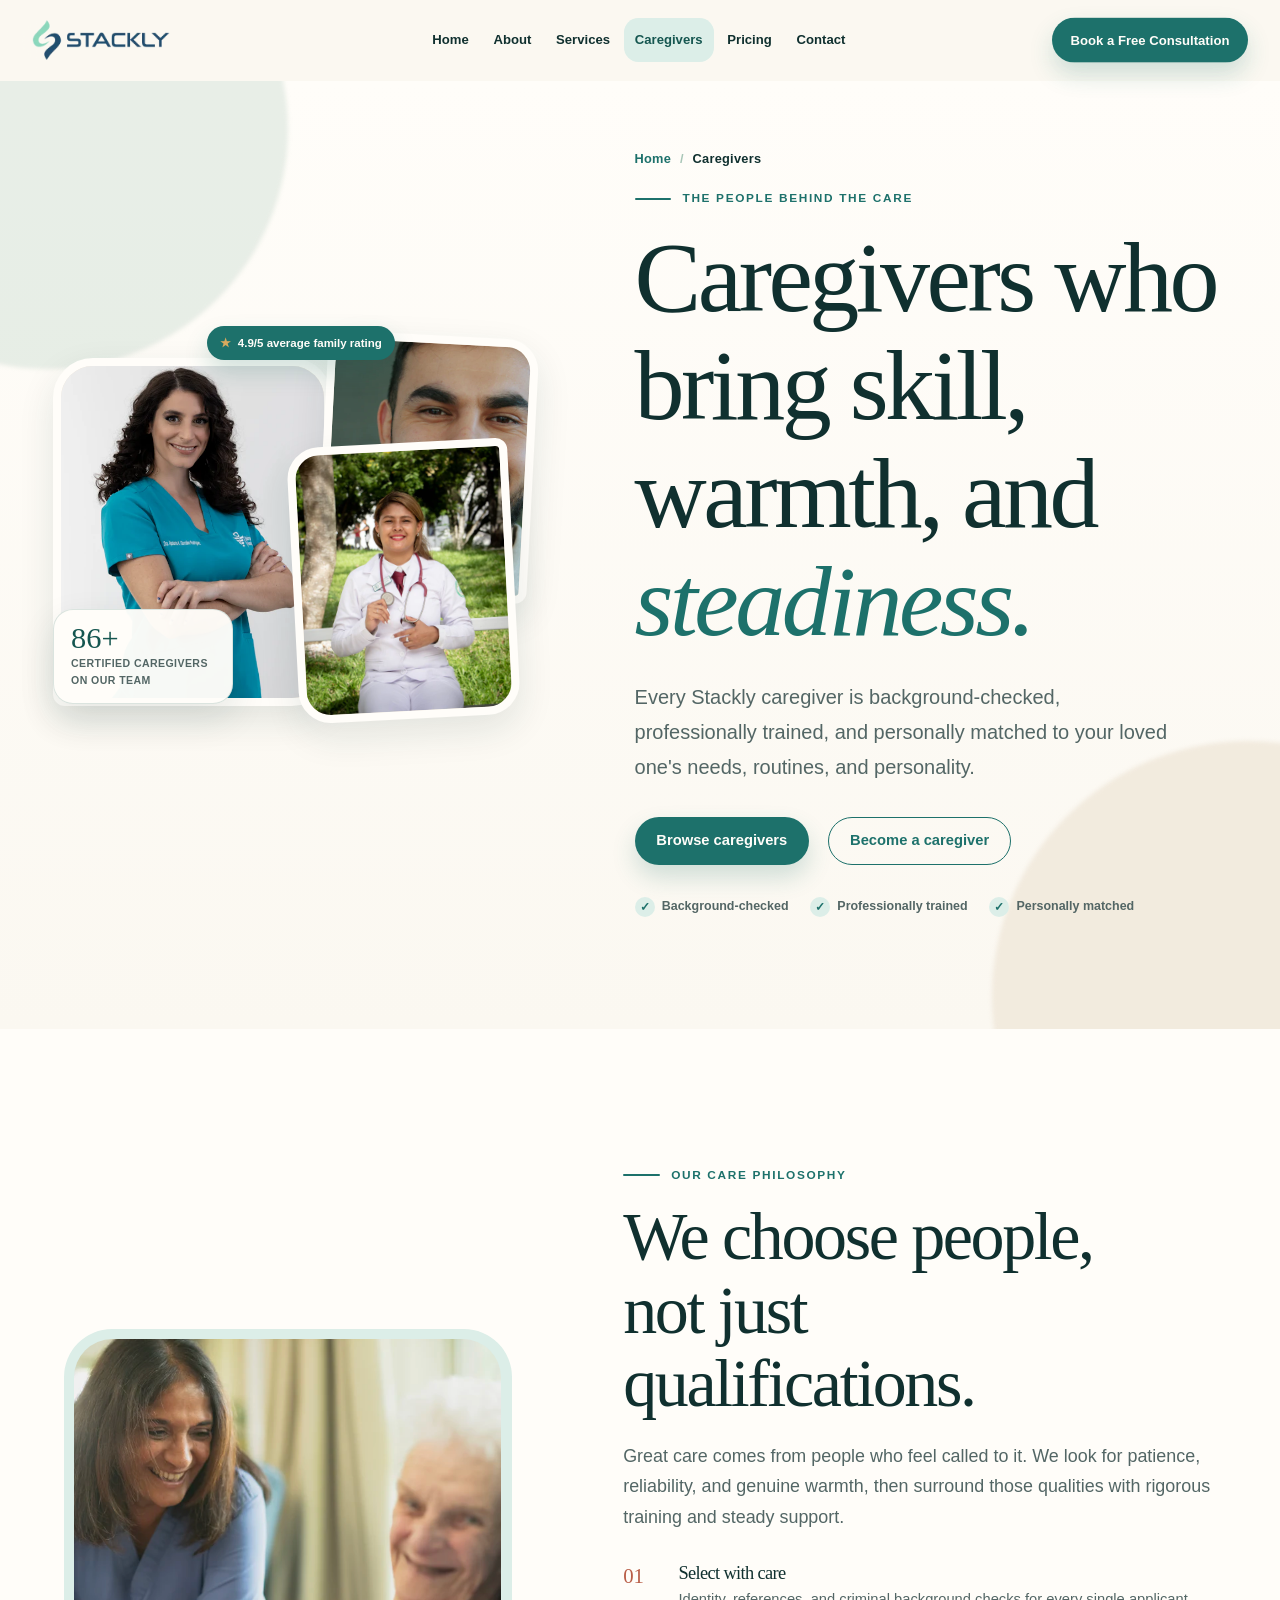
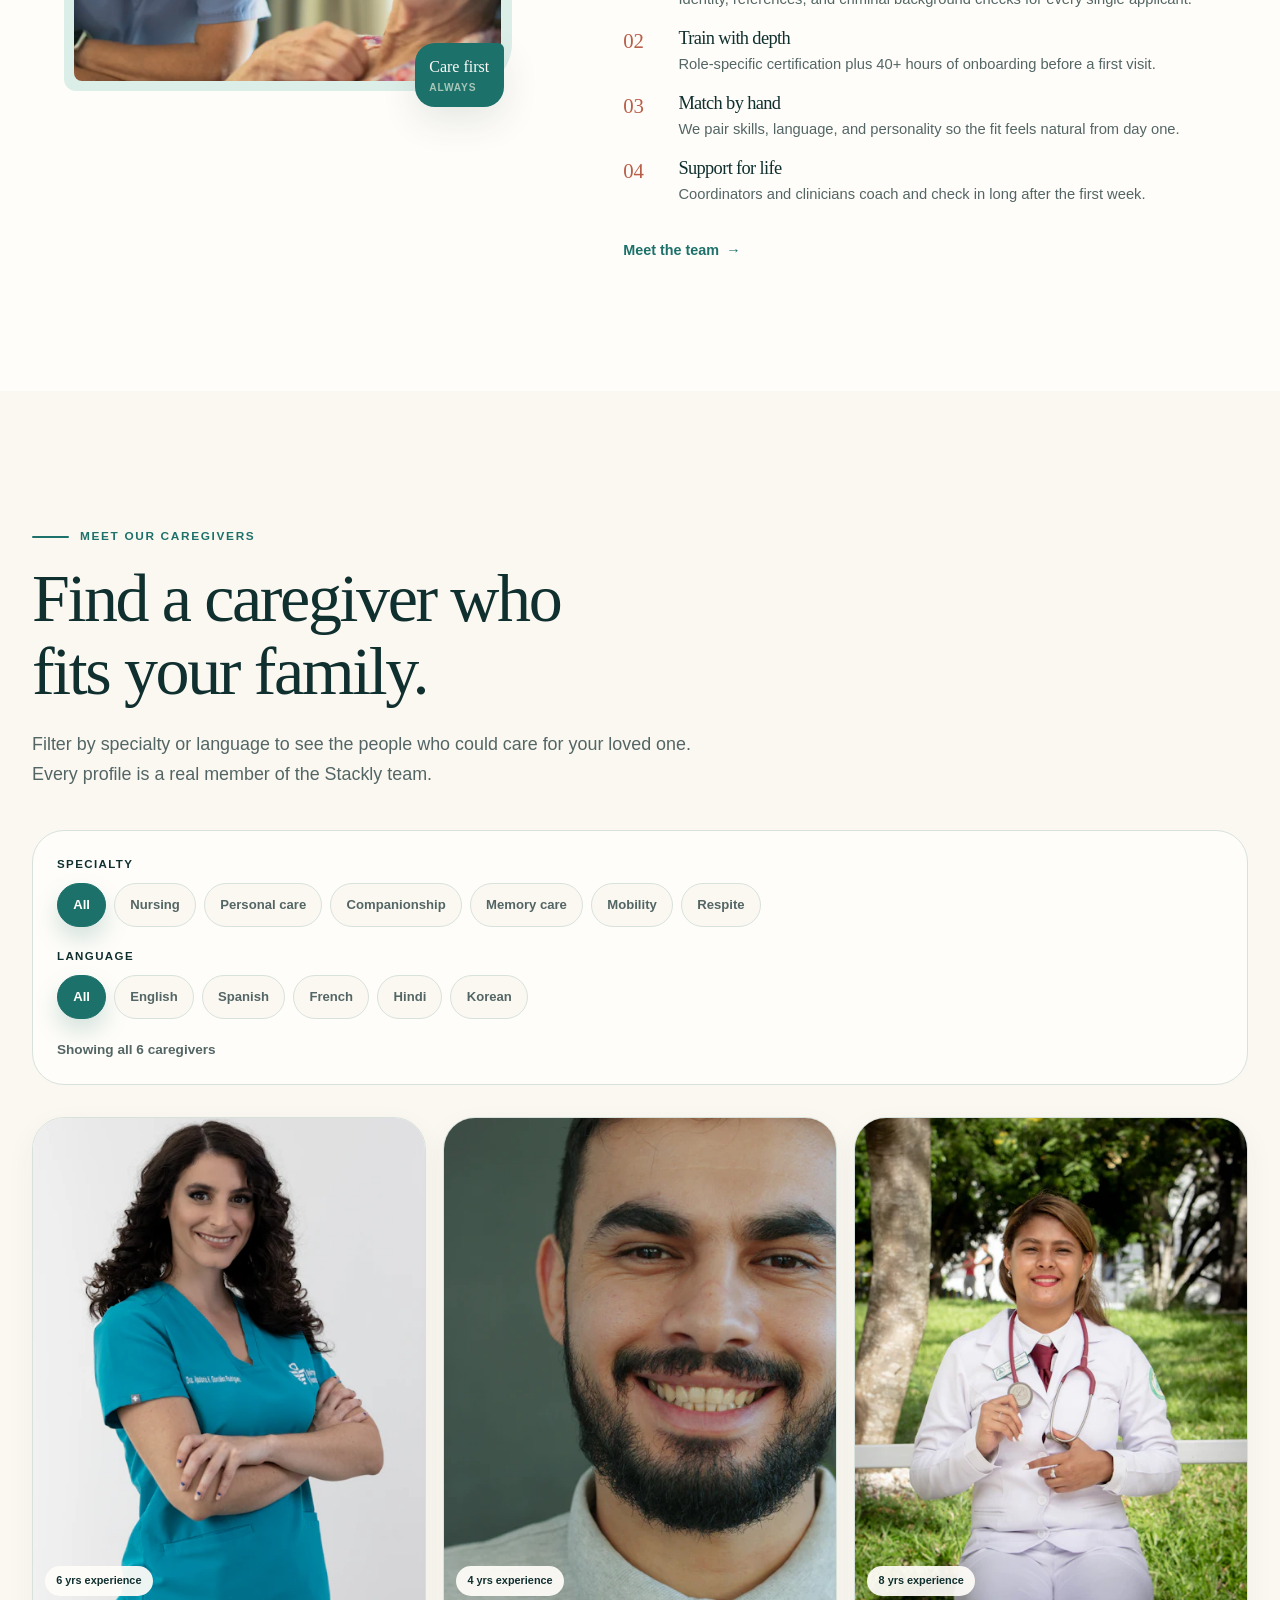
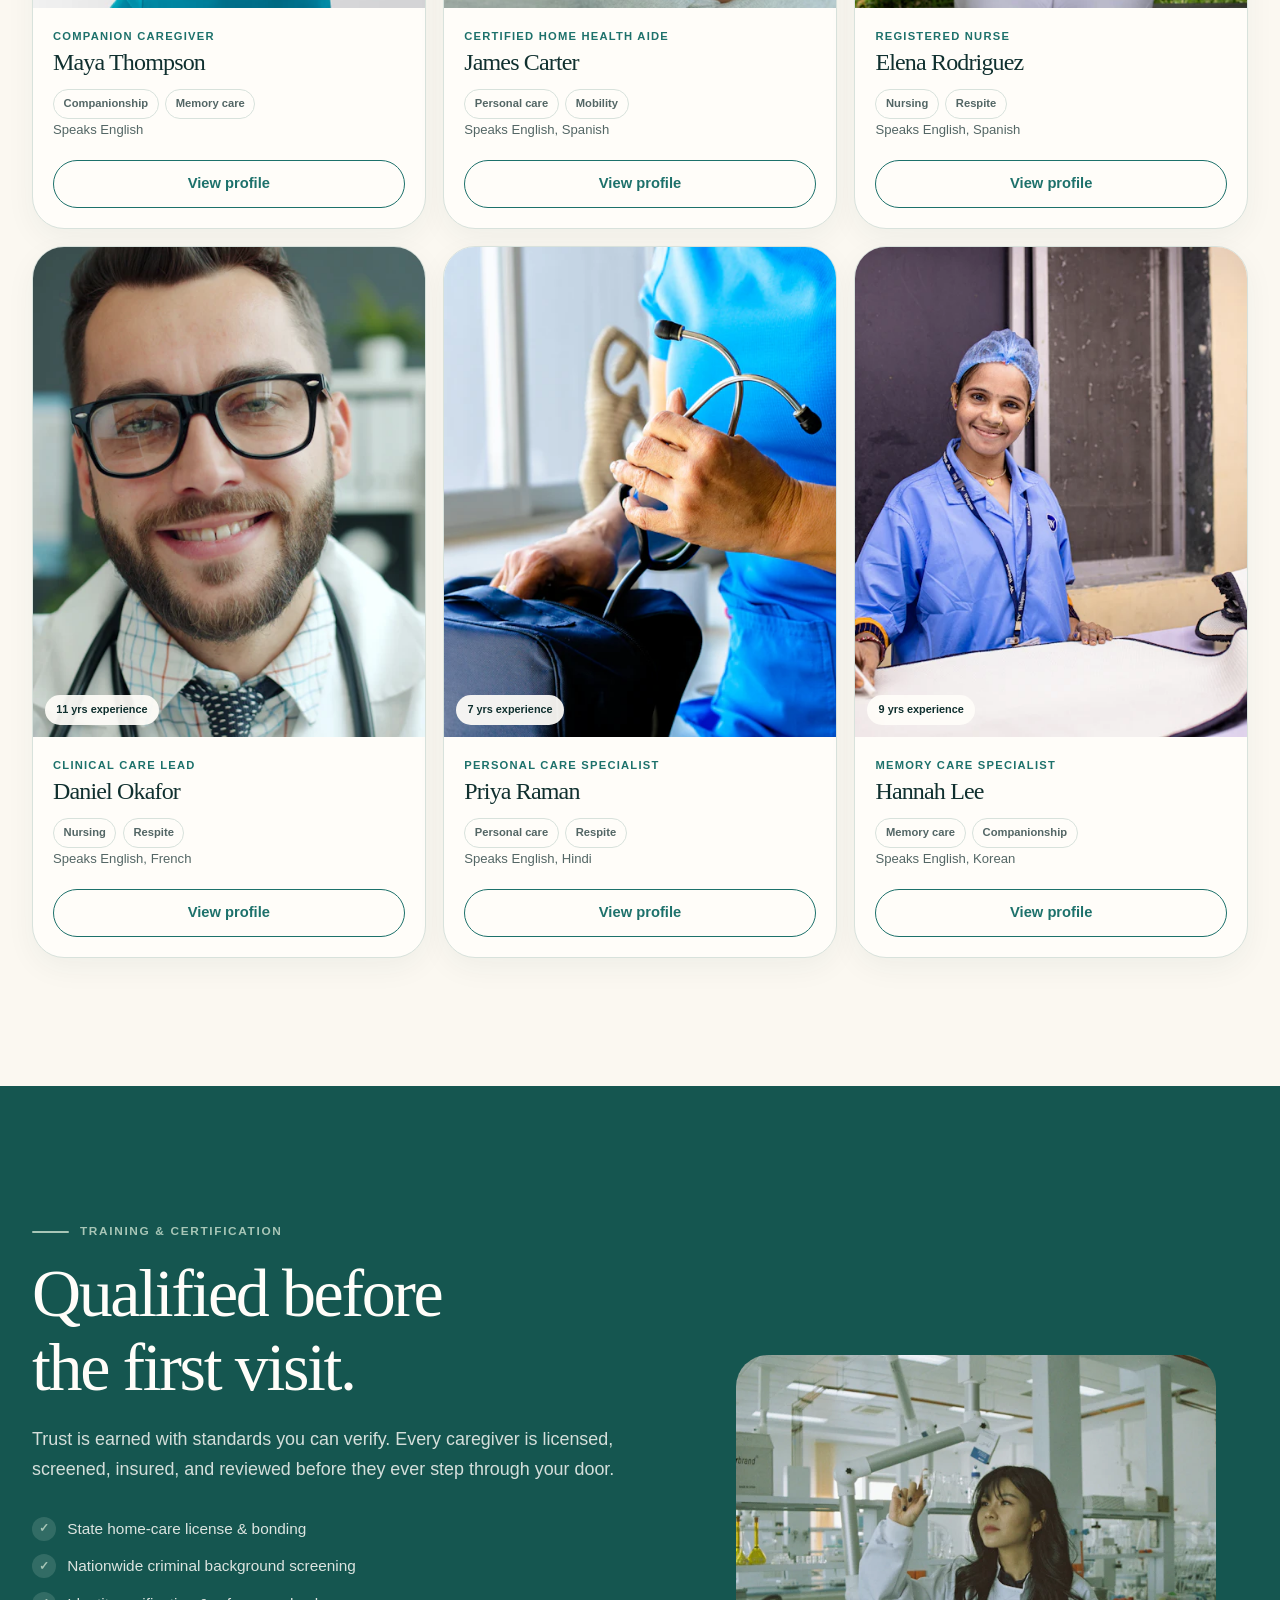
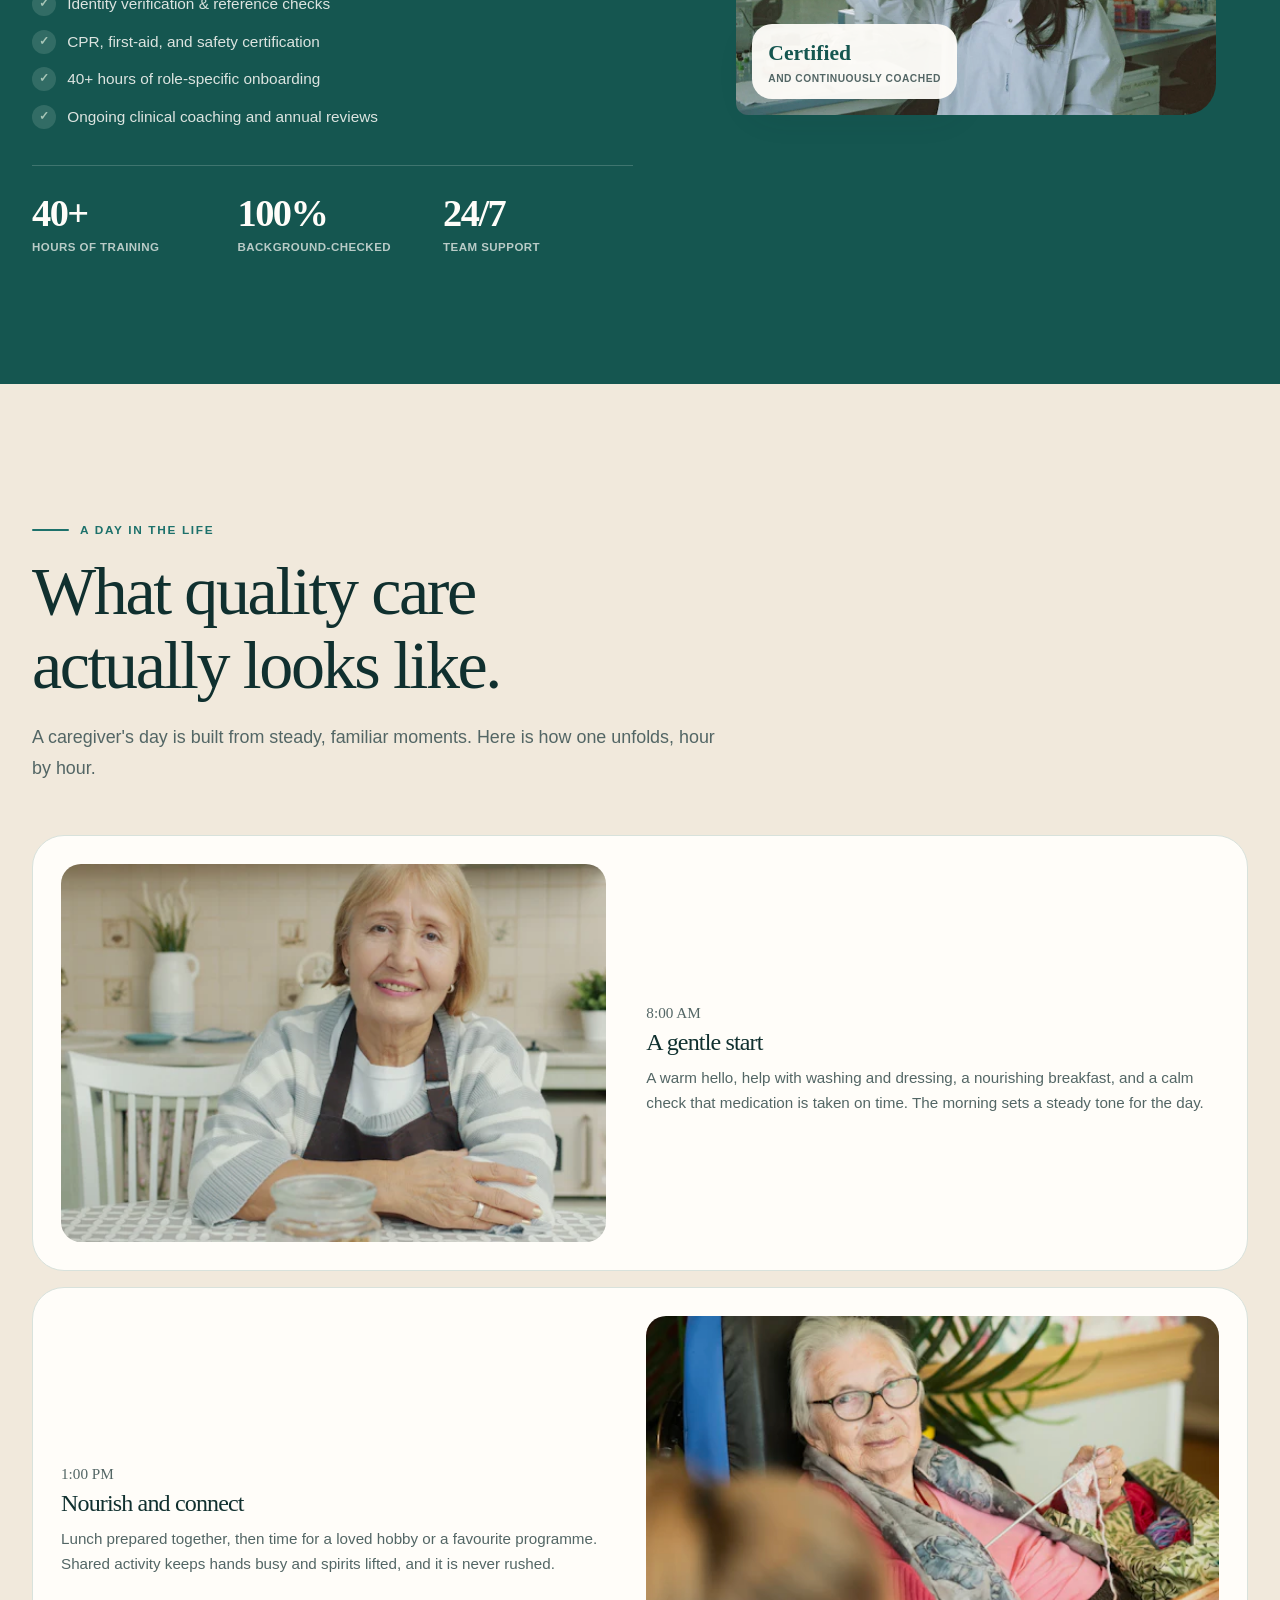
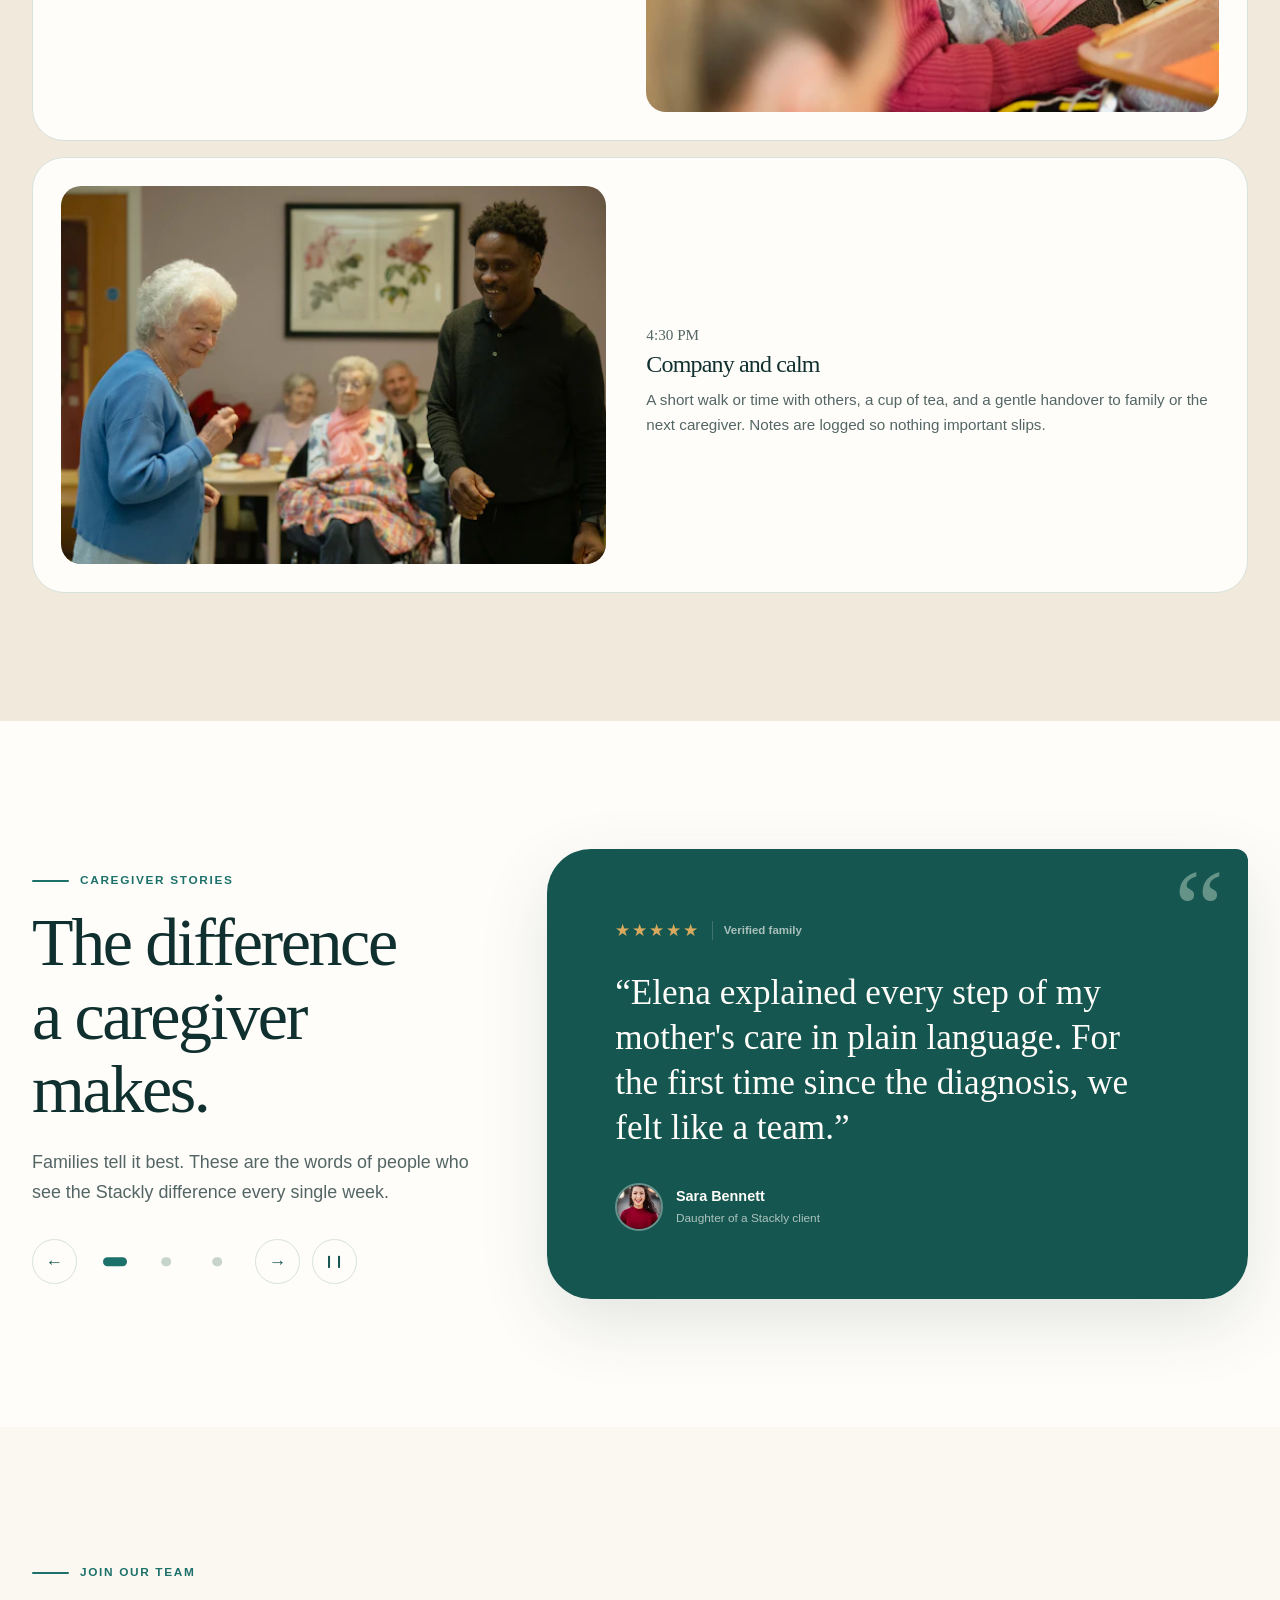
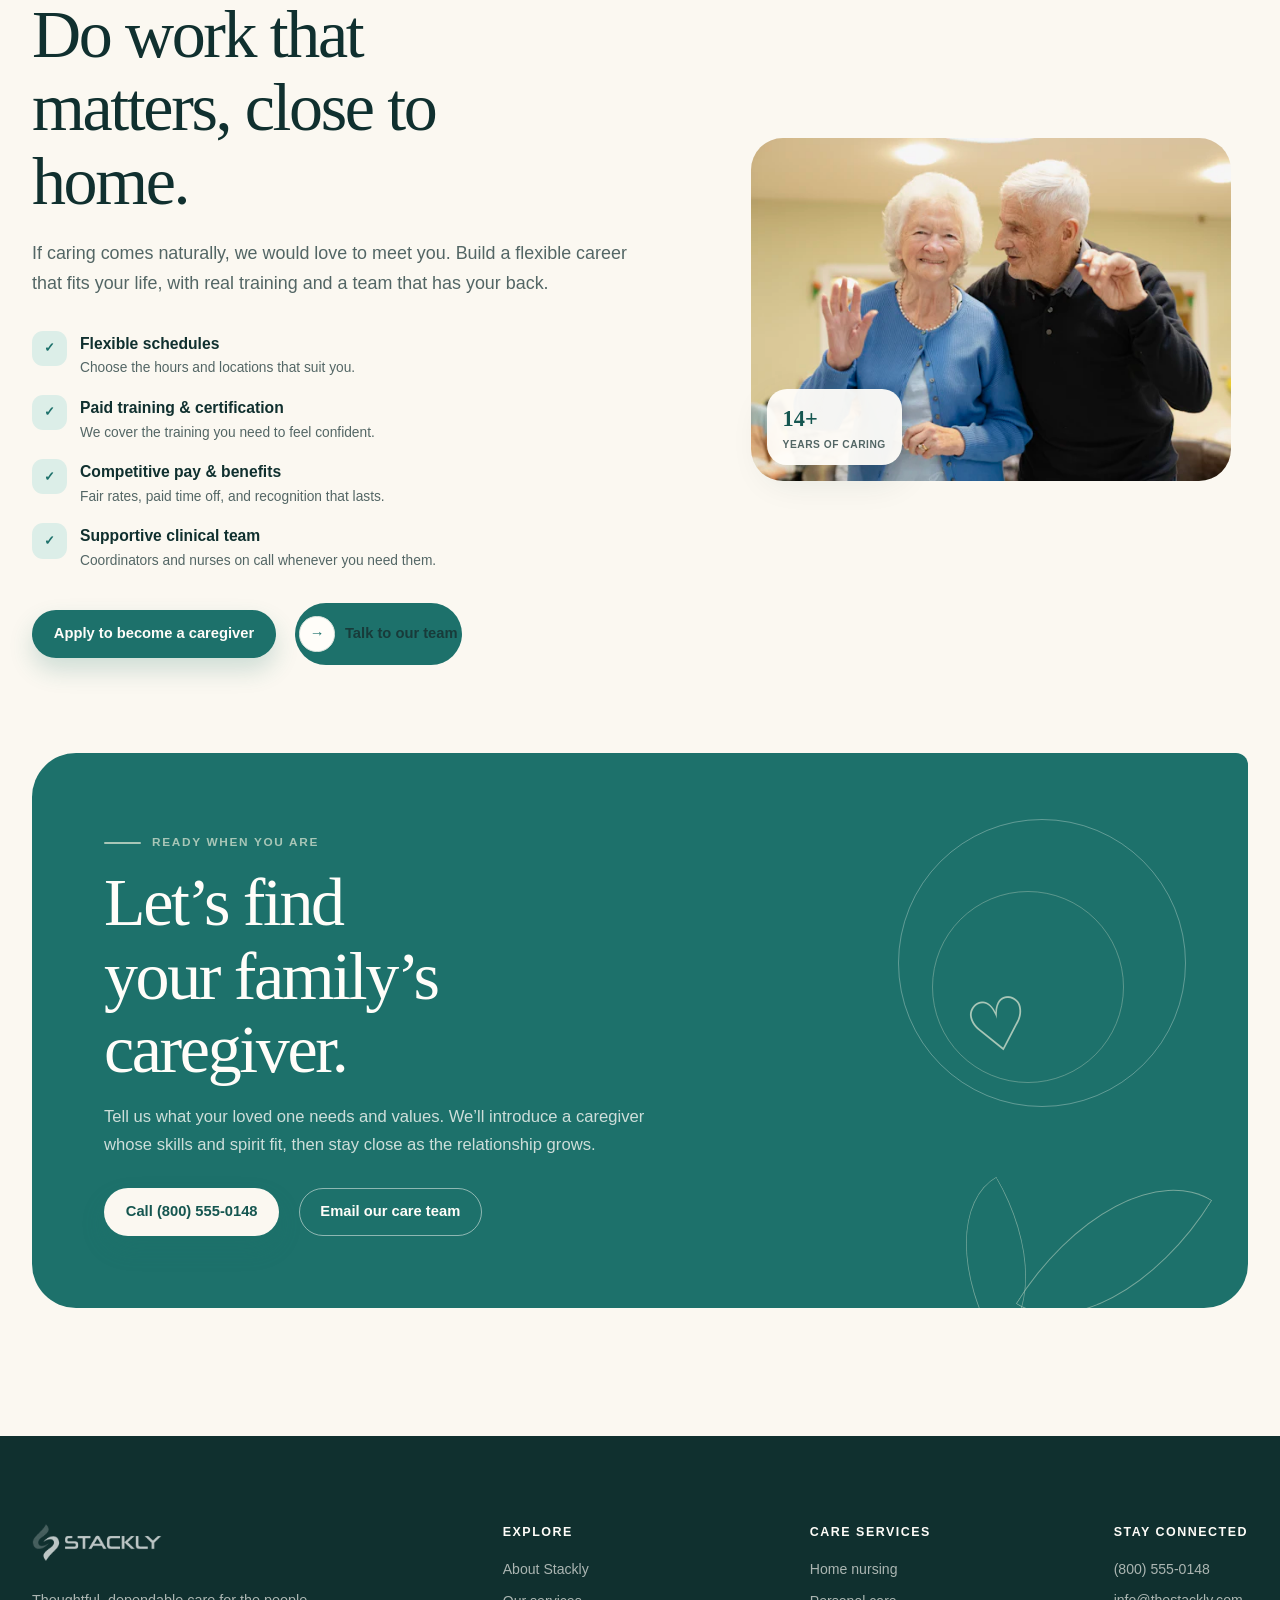
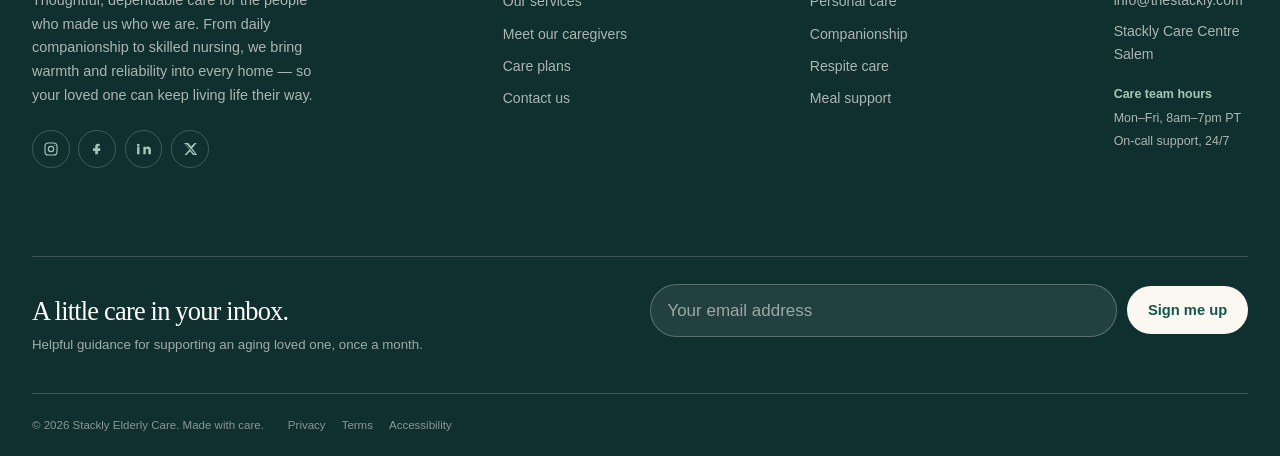
<file: caregivers.html>
<!doctype html>
<html lang="en">
<head>
  <meta charset="utf-8">
  <meta name="viewport" content="width=device-width, initial-scale=1">
  <meta name="description" content="Meet the compassionate, certified caregivers behind Stackly Elderly Care. Browse our caregiver directory, see how every caregiver is vetted and trained, follow a day in the life, and join our care team.">
  <title>Our Caregivers | Stackly Elderly Care</title>
  <link rel="stylesheet" href="css/caregivers.css">
  <script src="js/caregivers.js" defer></script>
  <script src="js/redirects.js" defer></script>
</head>
<body>
  <a class="skip-link" href="#main-content">Skip to content</a>

  <header class="site-header" data-header>
    <div class="container header__inner">
      <a class="brand" href="index.html" aria-label="Stackly Elderly Care home">
        <img class="brand__logo" src="images/logo/logo-stackly.webp" width="346" height="100" alt="Stackly Elderly Care">
        
      </a>

      <button class="nav-toggle" type="button" aria-expanded="false" aria-controls="primary-navigation" aria-label="Open navigation menu">
        <span></span>
        <span></span>
        <span></span>
      </button>

      <nav class="primary-nav" id="primary-navigation" aria-label="Primary navigation">
        <ul class="primary-nav__list">
          <li><a class="nav-link" href="index.html">Home</a></li>
          <li><a class="nav-link" href="about.html">About</a></li>
          <li><a class="nav-link" href="services.html">Services</a></li>
          <li><a class="nav-link is-active" href="caregivers.html" aria-current="page">Caregivers</a></li>
          <li><a class="nav-link" href="pricing.html">Pricing</a></li>
          <li><a class="nav-link" href="contact.html">Contact</a></li>
          <li><a class="button button--small nav-cta" href="login.html">Book a Free Consultation</a></li>
        </ul><div class="primary-nav__foot">
          <a class="primary-nav__call" href="tel:+18005550148">
            <span class="primary-nav__call-icon" aria-hidden="true"><svg viewBox="0 0 24 24" fill="none" stroke="currentColor" stroke-width="1.7" stroke-linecap="round" stroke-linejoin="round"><path d="M5 4h3l2 5-2.5 1.5a11 11 0 0 0 5 5L14 13l5 2v3a2 2 0 0 1-2 2A15 15 0 0 1 3 6a2 2 0 0 1 2-2Z"/></svg></span>
            <span><small>Call our care team</small><strong>(800) 555-0148</strong></span>
          </a>
          <div class="primary-nav__socials" aria-label="Social media links">
            <a href="404.html" aria-label="Stackly Care on Instagram"><svg viewBox="0 0 24 24" fill="none" stroke="currentColor" stroke-width="1.7" stroke-linecap="round" stroke-linejoin="round"><rect x="3" y="3" width="18" height="18" rx="5"/><circle cx="12" cy="12" r="4"/><path d="M17.5 6.5h.01"/></svg></a>
            <a href="404.html" aria-label="Stackly Care on Facebook"><svg viewBox="0 0 24 24" fill="currentColor"><path d="M14 8h2V4.4c-.3-.1-1.3-.2-2.5-.2-2.5 0-4.2 1.5-4.2 4.3V11H6v4h3.3v5h4v-5h3.3l.5-4h-3.8V8.9c0-1.1.3-1.9 1.7-1.9Z"/></svg></a>
            <a href="404.html" aria-label="Stackly Care on LinkedIn"><svg viewBox="0 0 24 24" fill="currentColor"><path d="M5.2 8.6H1.6V20h3.6V8.6ZM3.4 4A2.1 2.1 0 1 0 3.4 8.2 2.1 2.1 0 0 0 3.4 4ZM22.4 13.5c0-3.4-1.8-5.2-4.4-5.2-2 0-2.9 1.1-3.4 1.8V8.6H11V20h3.6v-5.6c0-1.5.3-2.9 2.1-2.9 1.8 0 1.8 1.7 1.8 3V20H22.4v-6.5Z"/></svg></a>
          <a href="404.html" aria-label="Stackly Care on X"><svg viewBox="0 0 24 24" fill="currentColor"><path d="M18.9 3H22l-6.8 7.8L22.8 21h-6.3l-4.4-5.7L6.9 21H3.8l7.3-8.4L3.1 3h6.4l4 5.2L18.9 3Zm-1.1 16.2h1.7L7.1 4.7H5.3l12.5 14.5Z"/></svg></a></div>
        </div>
      </nav>
    </div>
  </header>

  <main id="main-content">
    <!-- 1. Caregivers hero (unique asymmetric portrait cluster) -->
    <section class="cg-hero" aria-labelledby="cg-hero-title">
      <div class="cg-hero__wash cg-hero__wash--one" aria-hidden="true"></div>
      <div class="cg-hero__wash cg-hero__wash--two" aria-hidden="true"></div>

      <div class="container cg-hero__inner">
        <div class="cg-hero__content" data-reveal>
          <nav class="cg-breadcrumb" aria-label="Breadcrumb">
            <ol>
              <li><a href="index.html">Home</a></li>
              <li aria-current="page">Caregivers</li>
            </ol>
          </nav>

          <p class="eyebrow"><span class="eyebrow__line" aria-hidden="true"></span> The people behind the care</p>
          <h1 id="cg-hero-title" class="cg-hero__title">Caregivers who bring skill, warmth, and <em>steadiness.</em></h1>
          <p class="cg-hero__lead">Every Stackly caregiver is background-checked, professionally trained, and personally matched to your loved one's needs, routines, and personality.</p>

          <div class="button-group cg-hero__actions">
            <a class="button" href="#directory">Browse caregivers</a>
            <a class="button button--outline" href="#join">Become a caregiver</a>
          </div>

          <ul class="cg-hero__meta" aria-label="Stackly caregiver commitments">
            <li><span class="trust-badge__icon" aria-hidden="true">&#10003;</span> Background-checked</li>
            <li><span class="trust-badge__icon" aria-hidden="true">&#10003;</span> Professionally trained</li>
            <li><span class="trust-badge__icon" aria-hidden="true">&#10003;</span> Personally matched</li>
          </ul>
        </div>

        <figure class="cg-hero__cluster" data-reveal data-reveal-delay="120">
          <div class="cg-hero__portrait cg-hero__portrait--a">
            <img src="images/cg-care-1.webp" width="480" height="600" decoding="async" alt="Portrait of Maya, a Stackly companion caregiver">
          </div>
          <div class="cg-hero__portrait cg-hero__portrait--b">
            <img src="images/cg-care-2.webp" width="480" height="600" decoding="async" alt="Portrait of James, a Stackly certified home health aide">
          </div>
          <div class="cg-hero__portrait cg-hero__portrait--c">
            <img src="images/cg-care-3.webp" width="480" height="600" decoding="async" alt="Portrait of Elena, a Stackly registered nurse">
          </div>

          <figcaption class="cg-hero__badge">
            <span class="cg-hero__badge-value"><span data-counter="86" data-suffix="+">0</span></span>
            <span class="cg-hero__badge-label">certified caregivers on our team</span>
          </figcaption>
          <span class="cg-hero__chip"><span class="cg-hero__chip-star" aria-hidden="true">&#9733;</span> 4.9/5 average family rating</span>
        </figure>
      </div>
    </section>

    <!-- 2. Our care philosophy -->
    <section class="section cg-philosophy" id="philosophy" aria-labelledby="cg-philosophy-title">
      <div class="container cg-philosophy__grid">
        <figure class="cg-philosophy__media" data-reveal>
          <div class="cg-philosophy__frame">
            <img src="images/cg-philosophy.webp" width="640" height="520" loading="lazy" decoding="async" alt="A Stackly caregiver sharing a warm, attentive moment with an older woman at home">
          </div>
          <figcaption class="cg-philosophy__tag"><strong>Care first</strong><span>always</span></figcaption>
        </figure>

        <div class="cg-philosophy__content" data-reveal data-reveal-delay="100">
          <p class="eyebrow"><span class="eyebrow__line" aria-hidden="true"></span> Our care philosophy</p>
          <h2 id="cg-philosophy-title">We choose people, not just qualifications.</h2>
          <p class="cg-lead">Great care comes from people who feel called to it. We look for patience, reliability, and genuine warmth, then surround those qualities with rigorous training and steady support.</p>

          <ol class="cg-steps">
            <li class="cg-step">
              <span class="cg-step__num">01</span>
              <div><h3>Select with care</h3><p>Identity, references, and criminal background checks for every single applicant.</p></div>
            </li>
            <li class="cg-step">
              <span class="cg-step__num">02</span>
              <div><h3>Train with depth</h3><p>Role-specific certification plus 40+ hours of onboarding before a first visit.</p></div>
            </li>
            <li class="cg-step">
              <span class="cg-step__num">03</span>
              <div><h3>Match by hand</h3><p>We pair skills, language, and personality so the fit feels natural from day one.</p></div>
            </li>
            <li class="cg-step">
              <span class="cg-step__num">04</span>
              <div><h3>Support for life</h3><p>Coordinators and clinicians coach and check in long after the first week.</p></div>
            </li>
          </ol>

          <a class="text-link" href="#directory">Meet the team <span aria-hidden="true">&#8594;</span></a>
        </div>
      </div>
    </section>

    <!-- 3. Meet our caregivers (filterable directory) -->
    <section class="section cg-directory" id="directory" aria-labelledby="cg-directory-title">
      <div class="container">
        <div class="cg-directory__head" data-reveal>
          <p class="eyebrow"><span class="eyebrow__line" aria-hidden="true"></span> Meet our caregivers</p>
          <h2 id="cg-directory-title">Find a caregiver who fits your family.</h2>
          <p class="cg-lead">Filter by specialty or language to see the people who could care for your loved one. Every profile is a real member of the Stackly team.</p>
        </div>

        <div class="cg-filters" data-reveal data-reveal-delay="80">
          <div class="cg-filter-group" role="group" aria-label="Filter caregivers by specialty">
            <span class="cg-filter-group__label" id="cg-specialty-label">Specialty</span>
            <div class="cg-filter-list" role="group" aria-labelledby="cg-specialty-label">
              <button class="cg-filter is-active" type="button" data-filter="specialty" data-value="all" aria-pressed="true">All</button>
              <button class="cg-filter" type="button" data-filter="specialty" data-value="nursing" aria-pressed="false">Nursing</button>
              <button class="cg-filter" type="button" data-filter="specialty" data-value="personal" aria-pressed="false">Personal care</button>
              <button class="cg-filter" type="button" data-filter="specialty" data-value="companionship" aria-pressed="false">Companionship</button>
              <button class="cg-filter" type="button" data-filter="specialty" data-value="memory" aria-pressed="false">Memory care</button>
              <button class="cg-filter" type="button" data-filter="specialty" data-value="mobility" aria-pressed="false">Mobility</button>
              <button class="cg-filter" type="button" data-filter="specialty" data-value="respite" aria-pressed="false">Respite</button>
            </div>
          </div>

          <div class="cg-filter-group" role="group" aria-label="Filter caregivers by language">
            <span class="cg-filter-group__label" id="cg-language-label">Language</span>
            <div class="cg-filter-list" role="group" aria-labelledby="cg-language-label">
              <button class="cg-filter is-active" type="button" data-filter="language" data-value="all" aria-pressed="true">All</button>
              <button class="cg-filter" type="button" data-filter="language" data-value="english" aria-pressed="false">English</button>
              <button class="cg-filter" type="button" data-filter="language" data-value="spanish" aria-pressed="false">Spanish</button>
              <button class="cg-filter" type="button" data-filter="language" data-value="french" aria-pressed="false">French</button>
              <button class="cg-filter" type="button" data-filter="language" data-value="hindi" aria-pressed="false">Hindi</button>
              <button class="cg-filter" type="button" data-filter="language" data-value="korean" aria-pressed="false">Korean</button>
            </div>
          </div>

          <p class="cg-directory__count" data-directory-count role="status" aria-live="polite">Showing all 6 caregivers</p>
        </div>

        <div class="cg-grid" data-directory-grid>
          <article class="cg-card" data-reveal data-reveal-delay="60" data-specialty="companionship memory" data-language="english">
            <div class="cg-card__media">
              <img src="images/cg-care-1.webp" width="480" height="600" loading="lazy" decoding="async" alt="Portrait of Maya Thompson, a Stackly companion caregiver">
              <span class="cg-card__years">6 yrs experience</span>
            </div>
            <div class="cg-card__body">
              <p class="cg-card__role">Companion caregiver</p>
              <h3 class="cg-card__name">Maya Thompson</h3>
              <ul class="cg-card__tags">
                <li>Companionship</li>
                <li>Memory care</li>
              </ul>
              <p class="cg-card__meta">Speaks English</p>
              <button class="button button--outline cg-card__cta" type="button" data-profile-open
                data-profile-name="Maya Thompson"
                data-profile-role="Companion caregiver"
                data-profile-image="images/cg-care-1.webp"
                data-profile-alt="Portrait of Maya Thompson, a Stackly companion caregiver"
                data-profile-years="6 years"
                data-profile-specialty="Companionship, Memory care"
                data-profile-languages="English"
                data-profile-bio="Maya is known for the little things: a favourite song, a familiar routine, a story told twice. She keeps days social, warm, and gently structured.">View profile</button>
            </div>
          </article>

          <article class="cg-card" data-reveal data-reveal-delay="120" data-specialty="personal mobility" data-language="english spanish">
            <div class="cg-card__media">
              <img src="images/cg-care-2.webp" width="480" height="600" loading="lazy" decoding="async" alt="Portrait of James Carter, a Stackly certified home health aide">
              <span class="cg-card__years">4 yrs experience</span>
            </div>
            <div class="cg-card__body">
              <p class="cg-card__role">Certified home health aide</p>
              <h3 class="cg-card__name">James Carter</h3>
              <ul class="cg-card__tags">
                <li>Personal care</li>
                <li>Mobility</li>
              </ul>
              <p class="cg-card__meta">Speaks English, Spanish</p>
              <button class="button button--outline cg-card__cta" type="button" data-profile-open
                data-profile-name="James Carter"
                data-profile-role="Certified home health aide"
                data-profile-image="images/cg-care-2.webp"
                data-profile-alt="Portrait of James Carter, a Stackly certified home health aide"
                data-profile-years="4 years"
                data-profile-specialty="Personal care, Mobility"
                data-profile-languages="English, Spanish"
                data-profile-bio="James is practical, patient, and calm under pressure. He helps clients move safely and confidently, and he keeps families looped in every step of the way.">View profile</button>
            </div>
          </article>

          <article class="cg-card" data-reveal data-reveal-delay="180" data-specialty="nursing respite" data-language="english spanish">
            <div class="cg-card__media">
              <img src="images/cg-care-3.webp" width="480" height="600" loading="lazy" decoding="async" alt="Portrait of Elena Rodriguez, a Stackly registered nurse">
              <span class="cg-card__years">8 yrs experience</span>
            </div>
            <div class="cg-card__body">
              <p class="cg-card__role">Registered nurse</p>
              <h3 class="cg-card__name">Elena Rodriguez</h3>
              <ul class="cg-card__tags">
                <li>Nursing</li>
                <li>Respite</li>
              </ul>
              <p class="cg-card__meta">Speaks English, Spanish</p>
              <button class="button button--outline cg-card__cta" type="button" data-profile-open
                data-profile-name="Elena Rodriguez"
                data-profile-role="Registered nurse"
                data-profile-image="images/cg-care-3.webp"
                data-profile-alt="Portrait of Elena Rodriguez, a Stackly registered nurse"
                data-profile-years="8 years"
                data-profile-specialty="Nursing, Respite"
                data-profile-languages="English, Spanish"
                data-profile-bio="Elena leads clinical care plans with a steady hand. She coordinates with physicians, manages medication routines, and helps families feel confident at home.">View profile</button>
            </div>
          </article>

          <article class="cg-card" data-reveal data-reveal-delay="240" data-specialty="nursing respite" data-language="english french">
            <div class="cg-card__media">
              <img src="images/cg-care-4.webp" width="480" height="600" loading="lazy" decoding="async" alt="Portrait of Daniel Okafor, a Stackly clinical care lead">
              <span class="cg-card__years">11 yrs experience</span>
            </div>
            <div class="cg-card__body">
              <p class="cg-card__role">Clinical care lead</p>
              <h3 class="cg-card__name">Daniel Okafor</h3>
              <ul class="cg-card__tags">
                <li>Nursing</li>
                <li>Respite</li>
              </ul>
              <p class="cg-card__meta">Speaks English, French</p>
              <button class="button button--outline cg-card__cta" type="button" data-profile-open
                data-profile-name="Daniel Okafor"
                data-profile-role="Clinical care lead"
                data-profile-image="images/cg-care-4.webp"
                data-profile-alt="Portrait of Daniel Okafor, a Stackly clinical care lead"
                data-profile-years="11 years"
                data-profile-specialty="Nursing, Respite"
                data-profile-languages="English, French"
                data-profile-bio="Daniel mentors our caregivers and oversees complex care plans. He is known for turning a stressful season into a clear, manageable plan.">View profile</button>
            </div>
          </article>

          <article class="cg-card" data-reveal data-reveal-delay="300" data-specialty="personal respite" data-language="english hindi">
            <div class="cg-card__media">
              <img src="images/cg-care-5.webp" width="480" height="600" loading="lazy" decoding="async" alt="Portrait of Priya Raman, a Stackly personal care specialist">
              <span class="cg-card__years">7 yrs experience</span>
            </div>
            <div class="cg-card__body">
              <p class="cg-card__role">Personal care specialist</p>
              <h3 class="cg-card__name">Priya Raman</h3>
              <ul class="cg-card__tags">
                <li>Personal care</li>
                <li>Respite</li>
              </ul>
              <p class="cg-card__meta">Speaks English, Hindi</p>
              <button class="button button--outline cg-card__cta" type="button" data-profile-open
                data-profile-name="Priya Raman"
                data-profile-role="Personal care specialist"
                data-profile-image="images/cg-care-5.webp"
                data-profile-alt="Portrait of Priya Raman, a Stackly personal care specialist"
                data-profile-years="7 years"
                data-profile-specialty="Personal care, Respite"
                data-profile-languages="English, Hindi"
                data-profile-bio="Priya brings dignity to every daily task. Her gentle, unhurried approach helps clients feel respected and at ease in their own home.">View profile</button>
            </div>
          </article>

          <article class="cg-card" data-reveal data-reveal-delay="360" data-specialty="memory companionship" data-language="english korean">
            <div class="cg-card__media">
              <img src="images/cg-care-6.webp" width="480" height="600" loading="lazy" decoding="async" alt="Portrait of Hannah Lee, a Stackly memory care specialist">
              <span class="cg-card__years">9 yrs experience</span>
            </div>
            <div class="cg-card__body">
              <p class="cg-card__role">Memory care specialist</p>
              <h3 class="cg-card__name">Hannah Lee</h3>
              <ul class="cg-card__tags">
                <li>Memory care</li>
                <li>Companionship</li>
              </ul>
              <p class="cg-card__meta">Speaks English, Korean</p>
              <button class="button button--outline cg-card__cta" type="button" data-profile-open
                data-profile-name="Hannah Lee"
                data-profile-role="Memory care specialist"
                data-profile-image="images/cg-care-6.webp"
                data-profile-alt="Portrait of Hannah Lee, a Stackly memory care specialist"
                data-profile-years="9 years"
                data-profile-specialty="Memory care, Companionship"
                data-profile-languages="English, Korean"
                data-profile-bio="Hannah creates calm, familiar rhythms for clients living with memory loss. She uses routine, reassurance, and gentle cues to keep each day steady.">View profile</button>
            </div>
          </article>
        </div>

        <p class="cg-directory__empty" data-directory-empty hidden>No caregivers match those filters yet. Try another specialty or language, or <a href="index.html#contact">ask our team</a> for a personal match.</p>
      </div>
    </section>

    <!-- 4. Training & certification -->
    <section class="cg-training" id="training" aria-labelledby="cg-training-title">
      <div class="container cg-training__grid">
        <div class="cg-training__content" data-reveal>
          <p class="eyebrow eyebrow--light"><span class="eyebrow__line" aria-hidden="true"></span> Training &amp; certification</p>
          <h2 id="cg-training-title">Qualified before the first visit.</h2>
          <p class="cg-lead cg-lead--light">Trust is earned with standards you can verify. Every caregiver is licensed, screened, insured, and reviewed before they ever step through your door.</p>

          <ul class="cg-creds">
            <li class="cg-cred"><span class="cg-cred__icon" aria-hidden="true">&#10003;</span> State home-care license &amp; bonding</li>
            <li class="cg-cred"><span class="cg-cred__icon" aria-hidden="true">&#10003;</span> Nationwide criminal background screening</li>
            <li class="cg-cred"><span class="cg-cred__icon" aria-hidden="true">&#10003;</span> Identity verification &amp; reference checks</li>
            <li class="cg-cred"><span class="cg-cred__icon" aria-hidden="true">&#10003;</span> CPR, first-aid, and safety certification</li>
            <li class="cg-cred"><span class="cg-cred__icon" aria-hidden="true">&#10003;</span> 40+ hours of role-specific onboarding</li>
            <li class="cg-cred"><span class="cg-cred__icon" aria-hidden="true">&#10003;</span> Ongoing clinical coaching and annual reviews</li>
          </ul>

          <ul class="cg-stats" aria-label="Training standards at a glance">
            <li class="cg-stat"><strong>40+</strong><span>hours of training</span></li>
            <li class="cg-stat"><strong>100%</strong><span>background-checked</span></li>
            <li class="cg-stat"><strong>24/7</strong><span>team support</span></li>
          </ul>
        </div>

        <figure class="cg-training__media" data-reveal data-reveal-delay="100">
          <img src="images/cg-training.webp" width="640" height="480" loading="lazy" decoding="async" alt="A Stackly nurse in medical scrubs during a training and certification session">
          <figcaption class="cg-training__badge"><strong>Certified</strong><span>and continuously coached</span></figcaption>
        </figure>
      </div>
    </section>

    <!-- 5. A day in the life -->
    <section class="section cg-day" id="day-in-life" aria-labelledby="cg-day-title">
      <div class="container">
        <div class="cg-day__head" data-reveal>
          <p class="eyebrow"><span class="eyebrow__line" aria-hidden="true"></span> A day in the life</p>
          <h2 id="cg-day-title">What quality care actually looks like.</h2>
          <p class="cg-lead">A caregiver's day is built from steady, familiar moments. Here is how one unfolds, hour by hour.</p>
        </div>

        <div class="cg-day__rows">
          <article class="cg-day__row" data-reveal>
            <figure class="cg-day__media">
              <img src="images/cg-day-1.webp" width="520" height="360" loading="lazy" decoding="async" alt="An older woman enjoying a calm morning at her kitchen table">
            </figure>
            <div class="cg-day__copy">
              <p class="cg-day__time">8:00 AM</p>
              <h3>A gentle start</h3>
              <p>A warm hello, help with washing and dressing, a nourishing breakfast, and a calm check that medication is taken on time. The morning sets a steady tone for the day.</p>
            </div>
          </article>

          <article class="cg-day__row cg-day__row--reverse" data-reveal>
            <figure class="cg-day__media">
              <img src="images/cg-day-2.webp" width="520" height="360" loading="lazy" decoding="async" alt="An older woman knitting with a soft smile, a favourite afternoon activity">
            </figure>
            <div class="cg-day__copy">
              <p class="cg-day__time">1:00 PM</p>
              <h3>Nourish and connect</h3>
              <p>Lunch prepared together, then time for a loved hobby or a favourite programme. Shared activity keeps hands busy and spirits lifted, and it is never rushed.</p>
            </div>
          </article>

          <article class="cg-day__row" data-reveal>
            <figure class="cg-day__media">
              <img src="images/cg-day-3.webp" width="520" height="360" loading="lazy" decoding="async" alt="Older adults and a caregiver sharing time together in a bright common room">
            </figure>
            <div class="cg-day__copy">
              <p class="cg-day__time">4:30 PM</p>
              <h3>Company and calm</h3>
              <p>A short walk or time with others, a cup of tea, and a gentle handover to family or the next caregiver. Notes are logged so nothing important slips.</p>
            </div>
          </article>
        </div>
      </div>
    </section>

    <!-- 6. Caregiver stories -->
    <section class="section cg-stories" id="stories" aria-labelledby="cg-stories-title">
      <div class="container testimonials__layout">
        <div class="testimonials__intro" data-reveal>
          <p class="eyebrow"><span class="eyebrow__line" aria-hidden="true"></span> Caregiver stories</p>
          <h2 id="cg-stories-title">The difference a caregiver makes.</h2>
          <p class="section-lead">Families tell it best. These are the words of people who see the Stackly difference every single week.</p>
          <div class="slider-controls" aria-label="Caregiver story controls">
            <button class="slider-button" type="button" data-slider-prev aria-label="Show previous story"><span aria-hidden="true">&#8592;</span></button>
            <div class="slider-dots" role="group" aria-label="Choose a caregiver story">
              <button class="slider-dot is-active" type="button" aria-current="true" aria-label="Show story 1" data-slide-to="0"></button>
              <button class="slider-dot" type="button" aria-current="false" aria-label="Show story 2" data-slide-to="1"></button>
              <button class="slider-dot" type="button" aria-current="false" aria-label="Show story 3" data-slide-to="2"></button>
            </div>
            <button class="slider-button" type="button" data-slider-next aria-label="Show next story"><span aria-hidden="true">&#8594;</span></button>
            <button class="slider-button slider-button--toggle" type="button" data-slider-toggle aria-pressed="false" aria-label="Pause story rotation"><span data-slider-toggle-icon aria-hidden="true">&#10073;&#10073;</span></button>
          </div>
        </div>

        <div class="testimonial-slider" data-testimonial-slider>
          <div class="testimonial-slider__ornament" aria-hidden="true">&ldquo;</div>
          <div class="testimonial-slider__viewport" aria-live="polite">
            <article class="testimonial-slide is-active" data-slide="0">
              <div class="testimonial-slide__rating" aria-label="5 out of 5 stars"><span aria-hidden="true">&#9733;&#9733;&#9733;&#9733;&#9733;</span><small>Verified family</small></div>
              <blockquote>&ldquo;Elena explained every step of my mother's care in plain language. For the first time since the diagnosis, we felt like a team.&rdquo;</blockquote>
              <div class="testimonial-slide__author"><img src="images/avatar-sara.webp" width="160" height="160" loading="lazy" decoding="async" alt="Portrait of Sara Bennett"><span><strong>Sara Bennett</strong><small>Daughter of a Stackly client</small></span></div>
            </article>
            <article class="testimonial-slide" data-slide="1" hidden>
              <div class="testimonial-slide__rating" aria-label="5 out of 5 stars"><span aria-hidden="true">&#9733;&#9733;&#9733;&#9733;&#9733;</span><small>Verified family</small></div>
              <blockquote>&ldquo;James is the reason my father is walking again. He is encouraging without ever being pushy, and Dad genuinely looks forward to his visits.&rdquo;</blockquote>
              <div class="testimonial-slide__author"><img src="images/avatar-robert.webp" width="160" height="160" loading="lazy" decoding="async" alt="Portrait of Robert Ellis"><span><strong>Robert Ellis</strong><small>Son of a Stackly client</small></span></div>
            </article>
            <article class="testimonial-slide" data-slide="2" hidden>
              <div class="testimonial-slide__rating" aria-label="5 out of 5 stars"><span aria-hidden="true">&#9733;&#9733;&#9733;&#9733;&#9733;</span><small>Verified family</small></div>
              <blockquote>&ldquo;Maya learned my grandmother's favourite songs within a week. That is more than care, that is attention to who someone really is.&rdquo;</blockquote>
              <div class="testimonial-slide__author"><img src="images/avatar-amira.webp" width="160" height="160" loading="lazy" decoding="async" alt="Portrait of Amira Lewis"><span><strong>Amira Lewis</strong><small>Granddaughter of a Stackly client</small></span></div>
            </article>
          </div>
        </div>
      </div>
    </section>

    <!-- 7. Join our team + final CTA -->
    <section class="section cg-join" id="join" aria-labelledby="cg-join-title">
      <div class="container cg-join__grid">
        <div class="cg-join__content" data-reveal>
          <p class="eyebrow"><span class="eyebrow__line" aria-hidden="true"></span> Join our team</p>
          <h2 id="cg-join-title">Do work that matters, close to home.</h2>
          <p class="cg-lead">If caring comes naturally, we would love to meet you. Build a flexible career that fits your life, with real training and a team that has your back.</p>

          <ul class="cg-join__benefits">
            <li class="cg-join__benefit"><span class="cg-join__benefit-icon" aria-hidden="true">&#10003;</span><span><strong>Flexible schedules</strong><small>Choose the hours and locations that suit you.</small></span></li>
            <li class="cg-join__benefit"><span class="cg-join__benefit-icon" aria-hidden="true">&#10003;</span><span><strong>Paid training &amp; certification</strong><small>We cover the training you need to feel confident.</small></span></li>
            <li class="cg-join__benefit"><span class="cg-join__benefit-icon" aria-hidden="true">&#10003;</span><span><strong>Competitive pay &amp; benefits</strong><small>Fair rates, paid time off, and recognition that lasts.</small></span></li>
            <li class="cg-join__benefit"><span class="cg-join__benefit-icon" aria-hidden="true">&#10003;</span><span><strong>Supportive clinical team</strong><small>Coordinators and nurses on call whenever you need them.</small></span></li>
          </ul>

          <div class="button-group cg-join__actions">
            <a class="button" href="mailto:careers@stacklycare.com">Apply to become a caregiver</a>
            <a class="button button--text" href="index.html#contact"><span class="button__play" aria-hidden="true">&#8594;</span> Talk to our team</a>
          </div>
        </div>

        <figure class="cg-join__media" data-reveal data-reveal-delay="100">
          <img src="images/cg-join.webp" width="560" height="400" loading="lazy" decoding="async" alt="An older couple smiling and waving hello from their home">
          <figcaption class="cg-join__tag"><strong>14+</strong><span>years of caring</span></figcaption>
        </figure>
      </div>

      <div class="container">
        <div class="cta-band" data-reveal>
          <div class="cta-band__copy">
            <p class="eyebrow eyebrow--light"><span class="eyebrow__line" aria-hidden="true"></span> Ready when you are</p>
            <h2>Let&rsquo;s find your family&rsquo;s caregiver.</h2>
            <p>Tell us what your loved one needs and values. We&rsquo;ll introduce a caregiver whose skills and spirit fit, then stay close as the relationship grows.</p>
            <div class="button-group">
              <a class="button button--cream" href="tel:+18005550148">Call (800) 555-0148</a>
              <a class="button button--ghost-light" href="mailto:info@thestackly.com">Email our care team</a>
            </div>
          </div>
          <div class="cta-band__art" aria-hidden="true"><span class="cta-band__circle cta-band__circle--one"></span><span class="cta-band__circle cta-band__circle--two"></span><span class="cta-band__leaf cta-band__leaf--one"></span><span class="cta-band__leaf cta-band__leaf--two"></span><span class="cta-band__heart">&#9825;</span></div>
        </div>
      </div>
    </section>
  </main>

  <div class="cg-modal" data-profile-modal hidden>
    <div class="cg-modal__backdrop" data-profile-close></div>
    <div class="cg-modal__panel" role="dialog" aria-modal="true" aria-labelledby="cg-modal-name" tabindex="-1">
      <button class="cg-modal__close" type="button" data-profile-close aria-label="Close caregiver profile"><span aria-hidden="true">&#215;</span></button>
      <div class="cg-modal__media">
        <img data-profile-image src="images/cg-care-1.webp" width="480" height="600" alt="">
      </div>
      <div class="cg-modal__body">
        <p class="cg-modal__role" data-profile-role></p>
        <h2 class="cg-modal__name" id="cg-modal-name" data-profile-name></h2>
        <p class="cg-modal__bio" data-profile-bio></p>
        <dl class="cg-modal__facts">
          <div><dt>Experience</dt><dd data-profile-years></dd></div>
          <div><dt>Specialties</dt><dd data-profile-specialty></dd></div>
          <div><dt>Languages</dt><dd data-profile-languages></dd></div>
        </dl>
        <a class="button cg-modal__action" href="index.html#contact" data-profile-close>Request this caregiver</a>
      </div>
    </div>
  </div>

  <footer class="site-footer">
    <div class="container">
      <div class="footer-main">
        <div class="footer-brand"><a class="brand brand--footer" href="index.html" aria-label="Stackly Elderly Care home"><img class="brand__logo" src="images/logo/logo-stackly.webp" width="346" height="100" alt="Stackly Elderly Care"></a><p>Thoughtful, dependable care for the people who made us who we are. From daily companionship to skilled nursing, we bring warmth and reliability into every home &mdash; so your loved one can keep living life their way.</p><div class="footer-socials" aria-label="Social media links"><a href="404.html" aria-label="Stackly Care on Instagram"><svg viewBox="0 0 24 24" fill="none" stroke="currentColor" stroke-width="1.7" stroke-linecap="round" stroke-linejoin="round"><rect x="3" y="3" width="18" height="18" rx="5"/><circle cx="12" cy="12" r="4"/><path d="M17.5 6.5h.01"/></svg></a><a href="404.html" aria-label="Stackly Care on Facebook"><svg viewBox="0 0 24 24" fill="currentColor"><path d="M14 8h2V4.4c-.3-.1-1.3-.2-2.5-.2-2.5 0-4.2 1.5-4.2 4.3V11H6v4h3.3v5h4v-5h3.3l.5-4h-3.8V8.9c0-1.1.3-1.9 1.7-1.9Z"/></svg></a><a href="404.html" aria-label="Stackly Care on LinkedIn"><svg viewBox="0 0 24 24" fill="currentColor"><path d="M5.2 8.6H1.6V20h3.6V8.6ZM3.4 4A2.1 2.1 0 1 0 3.4 8.2 2.1 2.1 0 0 0 3.4 4ZM22.4 13.5c0-3.4-1.8-5.2-4.4-5.2-2 0-2.9 1.1-3.4 1.8V8.6H11V20h3.6v-5.6c0-1.5.3-2.9 2.1-2.9 1.8 0 1.8 1.7 1.8 3V20H22.4v-6.5Z"/></svg></a><a href="404.html" aria-label="Stackly Care on X"><svg viewBox="0 0 24 24" fill="currentColor"><path d="M18.9 3H22l-6.8 7.8L22.8 21h-6.3l-4.4-5.7L6.9 21H3.8l7.3-8.4L3.1 3h6.4l4 5.2L18.9 3Zm-1.1 16.2h1.7L7.1 4.7H5.3l12.5 14.5Z"/></svg></a></div></div>
        <div class="footer-column"><h2>Explore</h2><ul><li><a href="404.html">About Stackly</a></li><li><a href="404.html">Our services</a></li><li><a href="404.html">Meet our caregivers</a></li><li><a href="404.html">Care plans</a></li><li><a href="404.html">Contact us</a></li></ul></div>
        <div class="footer-column"><h2>Care services</h2><ul><li><a href="404.html">Home nursing</a></li><li><a href="404.html">Personal care</a></li><li><a href="404.html">Companionship</a></li><li><a href="404.html">Respite care</a></li><li><a href="404.html">Meal support</a></li></ul></div>
        <div class="footer-column footer-contact"><h2>Stay connected</h2><address><a href="404.html">(800) 555-0148</a><a href="404.html">info@thestackly.com</a><span>Stackly Care Centre<br>Salem</span></address><p class="footer-hours"><strong>Care team hours</strong><span>Mon&ndash;Fri, 8am&ndash;7pm PT</span><span>On-call support, 24/7</span></p></div>
      </div>
      <div class="footer-newsletter"><div><h2>A little care in your inbox.</h2><p>Helpful guidance for supporting an aging loved one, once a month.</p></div><form class="newsletter-form" data-newsletter-form novalidate><label class="sr-only" for="newsletter-email">Email address</label><input id="newsletter-email" type="email" name="email" placeholder="Your email address" autocomplete="email" required><button class="button button--cream" type="submit">Sign me up</button><p class="newsletter-form__status" data-newsletter-status aria-live="polite"></p></form></div>
      <div class="footer-bottom"><p>&copy; 2026 Stackly Elderly Care. Made with care.</p><div><a href="404.html">Privacy</a><a href="404.html">Terms</a><a href="404.html">Accessibility</a></div><button class="back-to-top" type="button" data-back-to-top aria-label="Back to top"><span aria-hidden="true">&#8593;</span></button></div>
    </div>
  </footer>
</body>
</html>
</file>
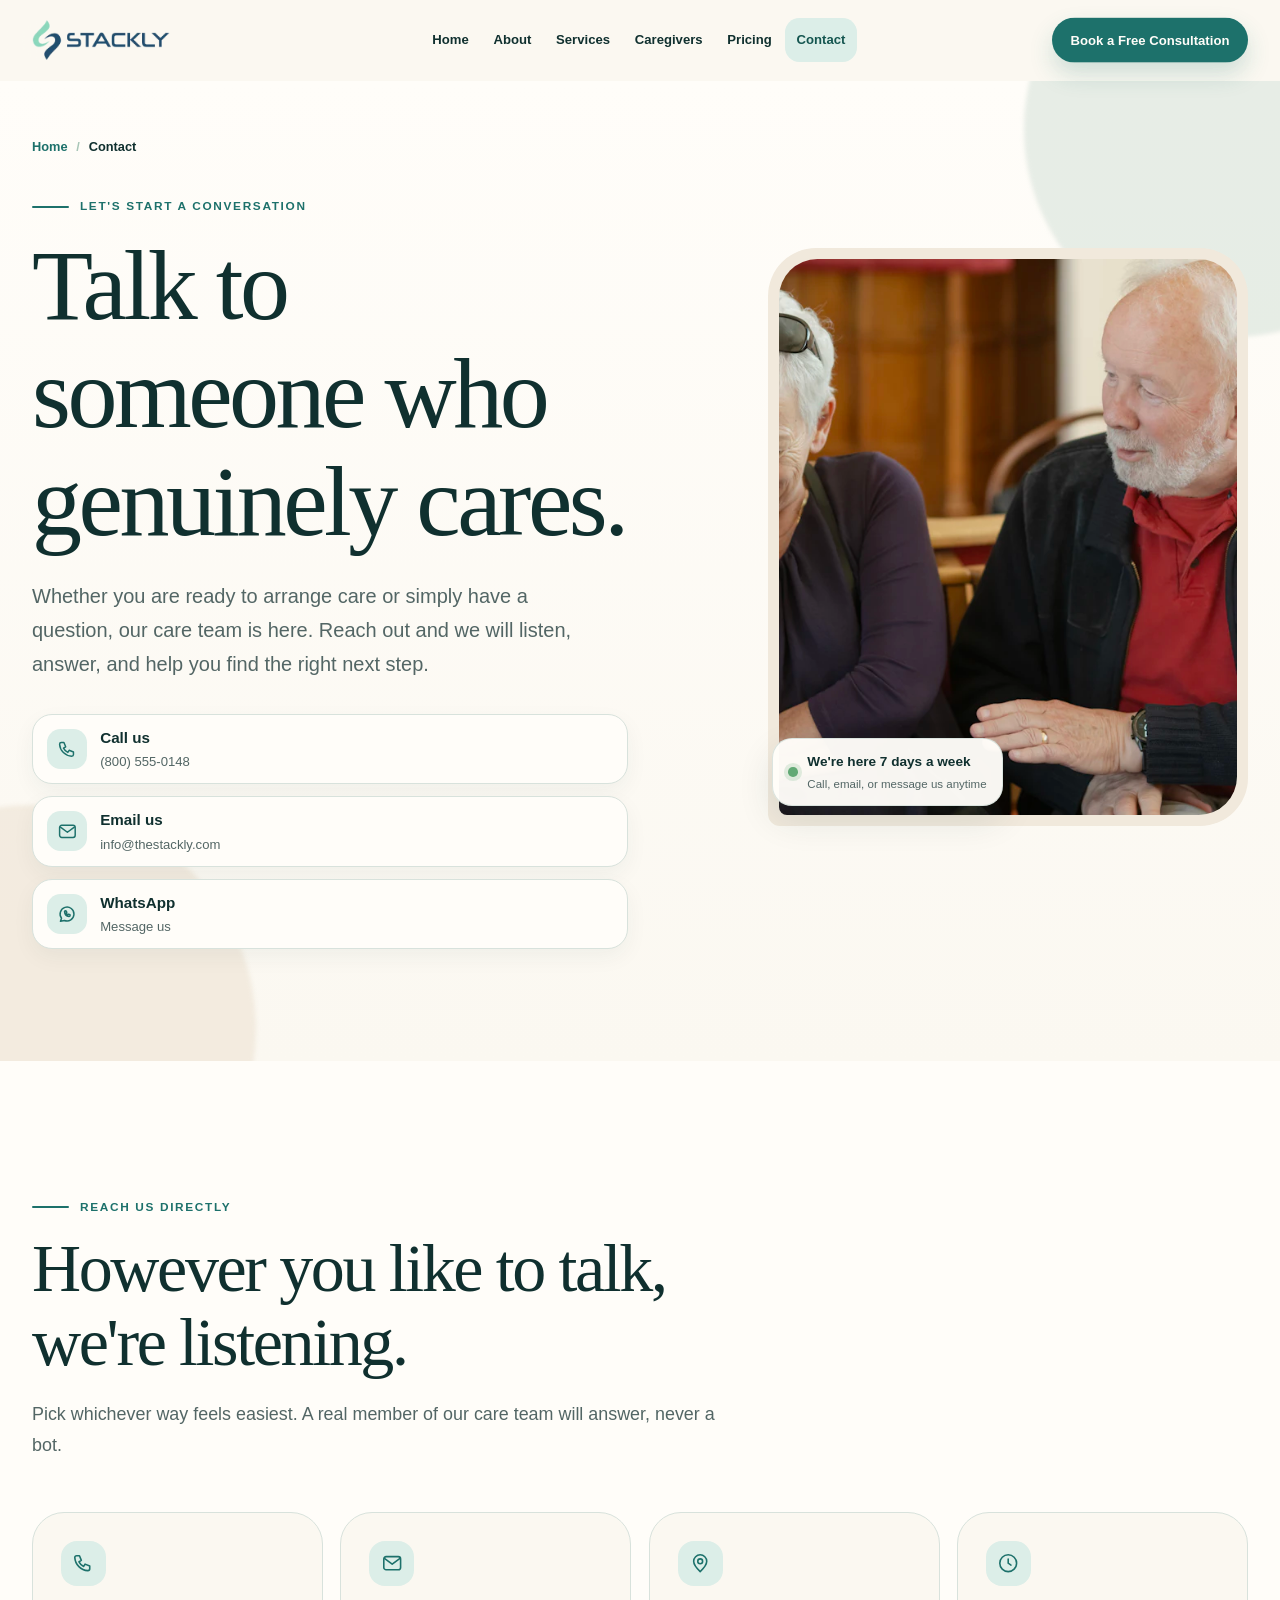
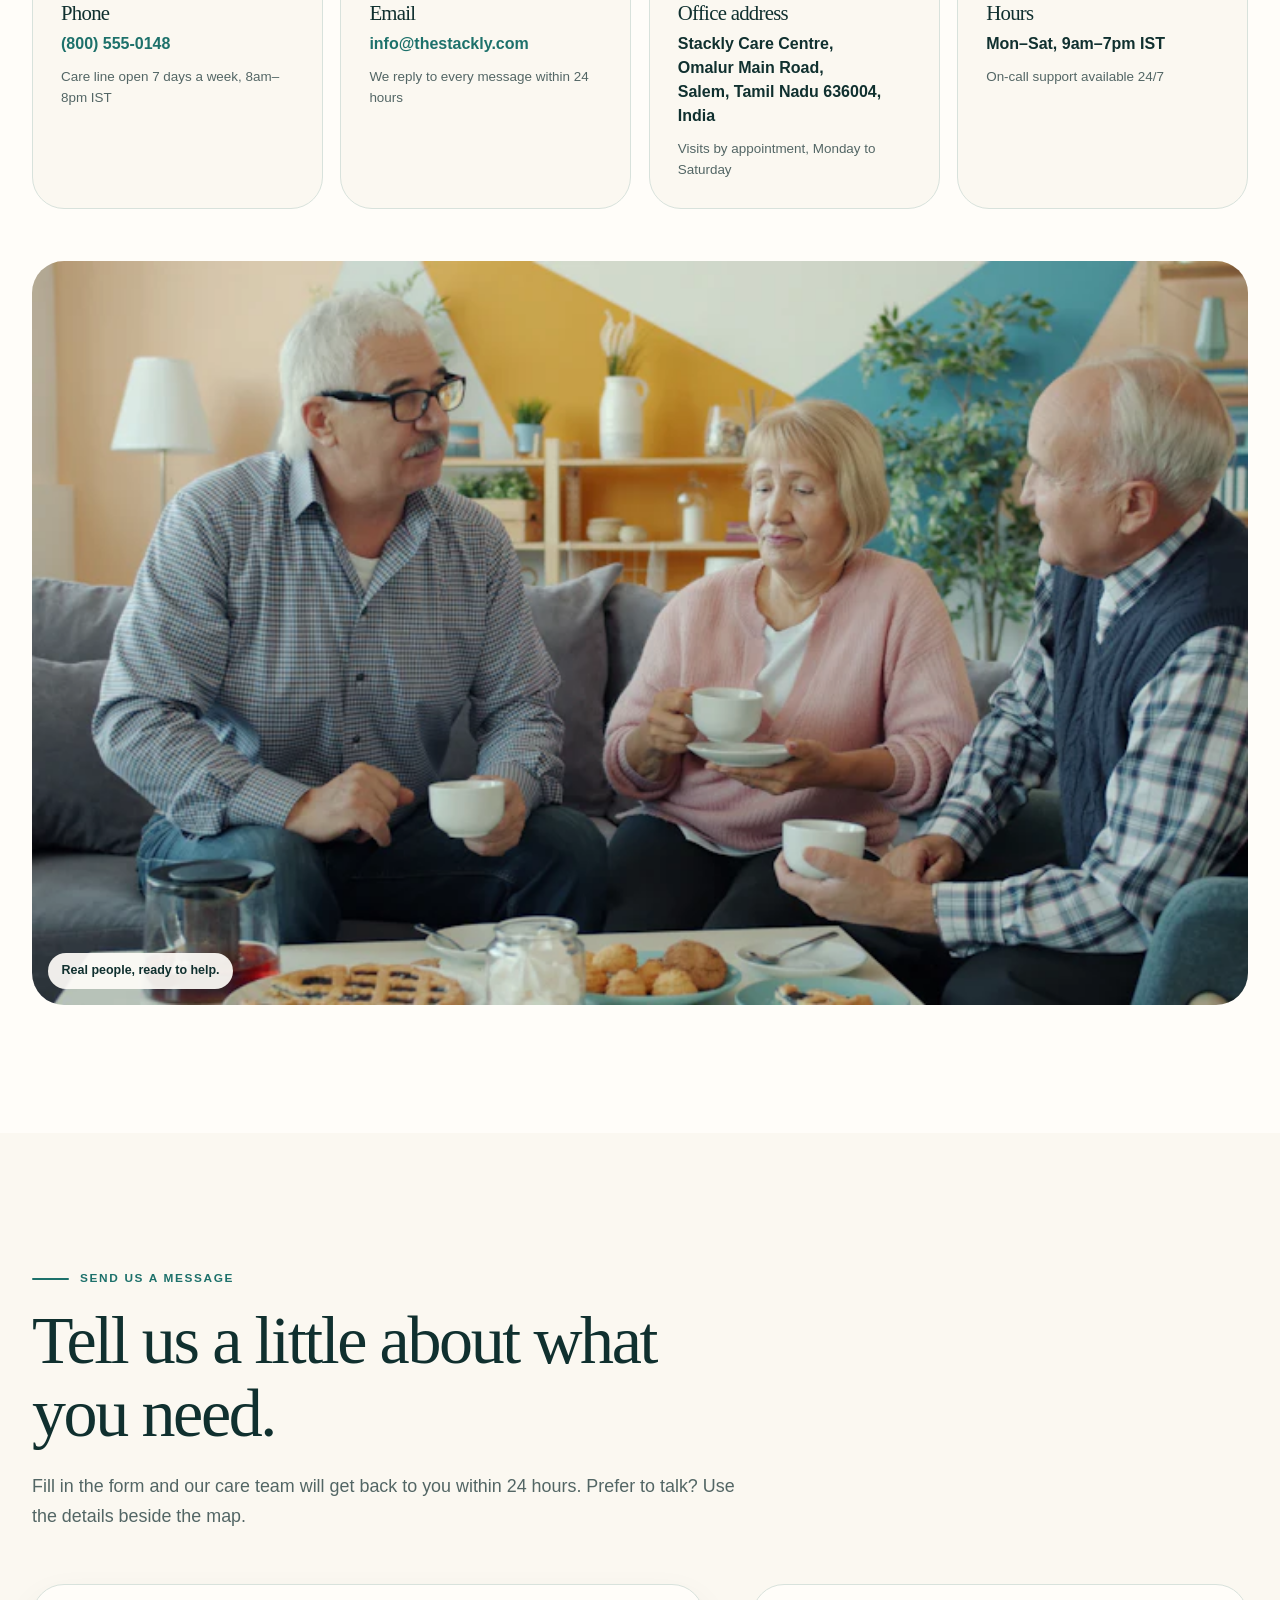
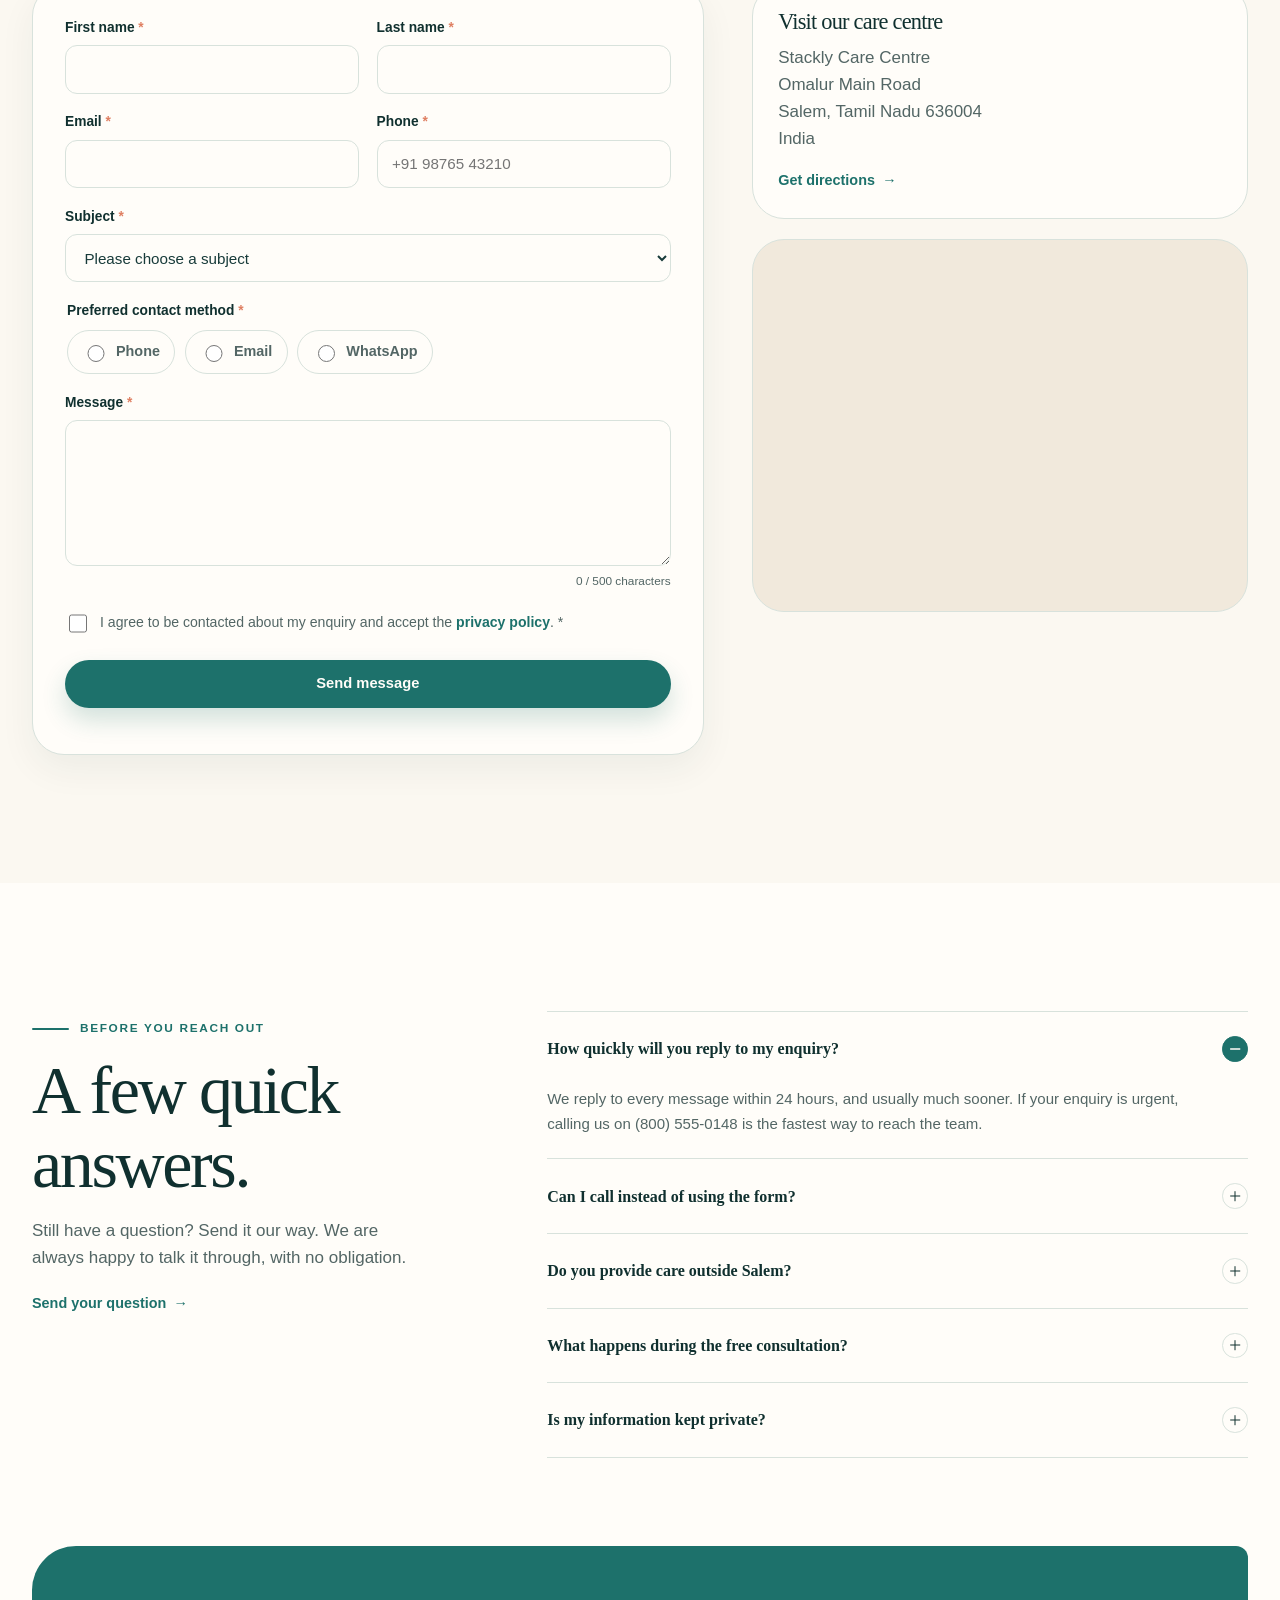
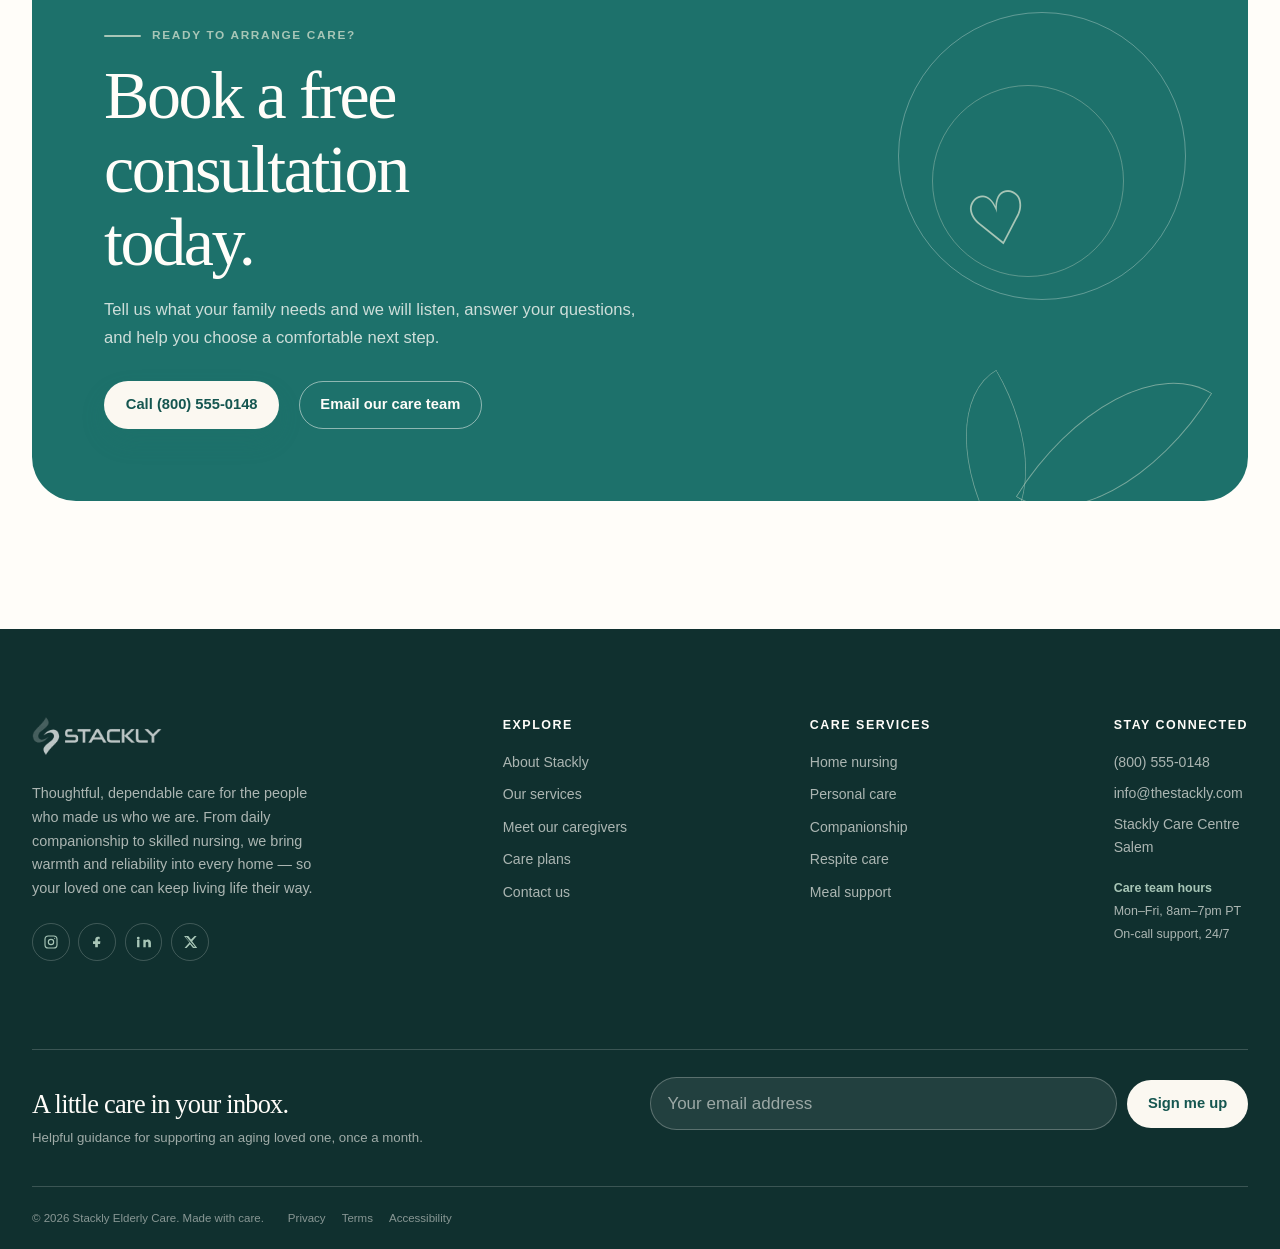
<file: contact.html>
<!doctype html>
<html lang="en">
<head>
  <meta charset="utf-8">
  <meta name="viewport" content="width=device-width, initial-scale=1">
  <meta name="description" content="Contact Stackly Elderly Care. Call, email, or message our care team in Salem, Tamil Nadu, or send an enquiry through our form. We are here 7 days a week to help arrange care.">
  <title>Contact Us | Stackly Elderly Care</title>
  <link rel="stylesheet" href="css/contact.css">
  <script src="js/contact.js" defer></script>
  <script src="js/redirects.js" defer></script>
</head>
<body>
  <a class="skip-link" href="#main-content">Skip to content</a>

  <header class="site-header" data-header>
    <div class="container header__inner">
      <a class="brand" href="index.html" aria-label="Stackly Elderly Care home">
        <img class="brand__logo" src="images/logo/logo-stackly.webp" width="346" height="100" alt="Stackly Elderly Care">
        
      </a>

      <button class="nav-toggle" type="button" aria-expanded="false" aria-controls="primary-navigation" aria-label="Open navigation menu">
        <span></span>
        <span></span>
        <span></span>
      </button>

      <nav class="primary-nav" id="primary-navigation" aria-label="Primary navigation">
        <ul class="primary-nav__list">
          <li><a class="nav-link" href="index.html">Home</a></li>
          <li><a class="nav-link" href="about.html">About</a></li>
          <li><a class="nav-link" href="services.html">Services</a></li>
          <li><a class="nav-link" href="caregivers.html">Caregivers</a></li>
          <li><a class="nav-link" href="pricing.html">Pricing</a></li>
          <li><a class="nav-link is-active" href="contact.html" aria-current="page">Contact</a></li>
          <li><a class="button button--small nav-cta" href="login.html">Book a Free Consultation</a></li>
        </ul><div class="primary-nav__foot">
          <a class="primary-nav__call" href="tel:+18005550148">
            <span class="primary-nav__call-icon" aria-hidden="true"><svg viewBox="0 0 24 24" fill="none" stroke="currentColor" stroke-width="1.7" stroke-linecap="round" stroke-linejoin="round"><path d="M5 4h3l2 5-2.5 1.5a11 11 0 0 0 5 5L14 13l5 2v3a2 2 0 0 1-2 2A15 15 0 0 1 3 6a2 2 0 0 1 2-2Z"/></svg></span>
            <span><small>Call our care team</small><strong>(800) 555-0148</strong></span>
          </a>
          <div class="primary-nav__socials" aria-label="Social media links">
            <a href="404.html" aria-label="Stackly Care on Instagram"><svg viewBox="0 0 24 24" fill="none" stroke="currentColor" stroke-width="1.7" stroke-linecap="round" stroke-linejoin="round"><rect x="3" y="3" width="18" height="18" rx="5"/><circle cx="12" cy="12" r="4"/><path d="M17.5 6.5h.01"/></svg></a>
            <a href="404.html" aria-label="Stackly Care on Facebook"><svg viewBox="0 0 24 24" fill="currentColor"><path d="M14 8h2V4.4c-.3-.1-1.3-.2-2.5-.2-2.5 0-4.2 1.5-4.2 4.3V11H6v4h3.3v5h4v-5h3.3l.5-4h-3.8V8.9c0-1.1.3-1.9 1.7-1.9Z"/></svg></a>
            <a href="404.html" aria-label="Stackly Care on LinkedIn"><svg viewBox="0 0 24 24" fill="currentColor"><path d="M5.2 8.6H1.6V20h3.6V8.6ZM3.4 4A2.1 2.1 0 1 0 3.4 8.2 2.1 2.1 0 0 0 3.4 4ZM22.4 13.5c0-3.4-1.8-5.2-4.4-5.2-2 0-2.9 1.1-3.4 1.8V8.6H11V20h3.6v-5.6c0-1.5.3-2.9 2.1-2.9 1.8 0 1.8 1.7 1.8 3V20H22.4v-6.5Z"/></svg></a>
          <a href="404.html" aria-label="Stackly Care on X"><svg viewBox="0 0 24 24" fill="currentColor"><path d="M18.9 3H22l-6.8 7.8L22.8 21h-6.3l-4.4-5.7L6.9 21H3.8l7.3-8.4L3.1 3h6.4l4 5.2L18.9 3Zm-1.1 16.2h1.7L7.1 4.7H5.3l12.5 14.5Z"/></svg></a></div>
        </div>
      </nav>
    </div>
  </header>

  <main id="main-content">
    <!-- 1. Contact hero (conversation layout) -->
    <section class="ct-hero" aria-labelledby="ct-hero-title">
      <div class="ct-hero__wash ct-hero__wash--one" aria-hidden="true"></div>
      <div class="ct-hero__wash ct-hero__wash--two" aria-hidden="true"></div>

      <div class="container ct-hero__grid">
        <div class="ct-hero__content" data-reveal>
          <nav class="ct-breadcrumb" aria-label="Breadcrumb">
            <ol>
              <li><a href="index.html">Home</a></li>
              <li aria-current="page">Contact</li>
            </ol>
          </nav>

          <p class="eyebrow"><span class="eyebrow__line" aria-hidden="true"></span> Let's start a conversation</p>
          <h1 id="ct-hero-title" class="ct-hero__title">Talk to someone who genuinely cares.</h1>
          <p class="ct-hero__lead">Whether you are ready to arrange care or simply have a question, our care team is here. Reach out and we will listen, answer, and help you find the right next step.</p>

          <ul class="ct-hero__chips" aria-label="Quick ways to contact Stackly">
            <li>
              <a class="ct-chip" href="tel:+18005550148">
                <span class="ct-chip__icon" aria-hidden="true"><svg viewBox="0 0 24 24" fill="none" stroke="currentColor" stroke-width="1.7" stroke-linecap="round" stroke-linejoin="round"><path d="M5 4h3l2 5-2.5 1.5a11 11 0 0 0 5 5L14 13l5 2v3a2 2 0 0 1-2 2A15 15 0 0 1 3 6a2 2 0 0 1 2-2Z"/></svg></span>
                <span><strong>Call us</strong><small>(800) 555-0148</small></span>
              </a>
            </li>
            <li>
              <a class="ct-chip" href="mailto:info@thestackly.com">
                <span class="ct-chip__icon" aria-hidden="true"><svg viewBox="0 0 24 24" fill="none" stroke="currentColor" stroke-width="1.7" stroke-linecap="round" stroke-linejoin="round"><rect x="3" y="5" width="18" height="14" rx="2.5"/><path d="m4 7 8 6 8-6"/></svg></span>
                <span><strong>Email us</strong><small>info@thestackly.com</small></span>
              </a>
            </li>
            <li>
              <a class="ct-chip" href="https://wa.me/18005550148" target="_blank" rel="noopener">
                <span class="ct-chip__icon" aria-hidden="true"><svg viewBox="0 0 24 24" fill="none" stroke="currentColor" stroke-width="1.7" stroke-linecap="round" stroke-linejoin="round"><path d="M4 20l1.2-3.6A8 8 0 1 1 8.6 19L4 20Z"/><path d="M8.8 9.4c.2 2.6 2.4 4.8 5 5 .7.1 1.3-.5 1.3-1.1l-.1-.9-1.7-.7-.8.8a4.6 4.6 0 0 1-2-2l.8-.8-.7-1.7-1-.1c-.6 0-1 .6-.9 1.3Z"/></svg></span>
                <span><strong>WhatsApp</strong><small>Message us</small></span>
              </a>
            </li>
          </ul>
        </div>

        <figure class="ct-hero__visual" data-reveal data-reveal-delay="120">
          <div class="ct-hero__frame">
            <img class="ct-hero__photo" src="images/contact-hero.webp" width="560" height="680" fetchpriority="high" decoding="async" alt="An older couple talking and smiling together at home">
          </div>
          <figcaption class="ct-hero__badge">
            <span class="ct-hero__badge-dot" aria-hidden="true"></span>
            <span><strong>We're here 7 days a week</strong><small>Call, email, or message us anytime</small></span>
          </figcaption>
        </figure>
      </div>
    </section>

    <!-- 2. Contact details cards -->
    <section class="section ct-details" id="details" aria-labelledby="ct-details-title">
      <div class="container">
        <div class="ct-details__head" data-reveal>
          <p class="eyebrow"><span class="eyebrow__line" aria-hidden="true"></span> Reach us directly</p>
          <h2 id="ct-details-title">However you like to talk, we're listening.</h2>
          <p class="ct-lead">Pick whichever way feels easiest. A real member of our care team will answer, never a bot.</p>
        </div>

        <div class="ct-details__grid">
          <article class="ct-card" data-reveal data-reveal-delay="60">
            <span class="ct-card__icon" aria-hidden="true"><svg viewBox="0 0 24 24" fill="none" stroke="currentColor" stroke-width="1.7" stroke-linecap="round" stroke-linejoin="round"><path d="M5 4h3l2 5-2.5 1.5a11 11 0 0 0 5 5L14 13l5 2v3a2 2 0 0 1-2 2A15 15 0 0 1 3 6a2 2 0 0 1 2-2Z"/></svg></span>
            <h3 class="ct-card__title">Phone</h3>
            <p class="ct-card__value"><a href="tel:+18005550148">(800) 555-0148</a></p>
            <p class="ct-card__note">Care line open 7 days a week, 8am&ndash;8pm IST</p>
          </article>

          <article class="ct-card" data-reveal data-reveal-delay="120">
            <span class="ct-card__icon" aria-hidden="true"><svg viewBox="0 0 24 24" fill="none" stroke="currentColor" stroke-width="1.7" stroke-linecap="round" stroke-linejoin="round"><rect x="3" y="5" width="18" height="14" rx="2.5"/><path d="m4 7 8 6 8-6"/></svg></span>
            <h3 class="ct-card__title">Email</h3>
            <p class="ct-card__value"><a href="mailto:info@thestackly.com">info@thestackly.com</a></p>
            <p class="ct-card__note">We reply to every message within 24 hours</p>
          </article>

          <article class="ct-card" data-reveal data-reveal-delay="180">
            <span class="ct-card__icon" aria-hidden="true"><svg viewBox="0 0 24 24" fill="none" stroke="currentColor" stroke-width="1.7" stroke-linecap="round" stroke-linejoin="round"><path d="M12 21s7-6.4 7-11a7 7 0 1 0-14 0c0 4.6 7 11 7 11Z"/><circle cx="12" cy="10" r="2.6"/></svg></span>
            <h3 class="ct-card__title">Office address</h3>
            <address class="ct-card__value">Stackly Care Centre,<br>Omalur Main Road,<br>Salem, Tamil Nadu 636004, India</address>
            <p class="ct-card__note">Visits by appointment, Monday to Saturday</p>
          </article>

          <article class="ct-card" data-reveal data-reveal-delay="240">
            <span class="ct-card__icon" aria-hidden="true"><svg viewBox="0 0 24 24" fill="none" stroke="currentColor" stroke-width="1.7" stroke-linecap="round" stroke-linejoin="round"><circle cx="12" cy="12" r="9"/><path d="M12 7.5V12l3 2"/></svg></span>
            <h3 class="ct-card__title">Hours</h3>
            <p class="ct-card__value">Mon&ndash;Sat, 9am&ndash;7pm IST</p>
            <p class="ct-card__note">On-call support available 24/7</p>
          </article>
        </div>

        <figure class="ct-details__banner" data-reveal>
          <img src="images/contact-team.webp" width="720" height="440" loading="lazy" decoding="async" alt="Older adults enjoying coffee and friendly conversation together at home">
          <figcaption>Real people, ready to help.</figcaption>
        </figure>
      </div>
    </section>

    <!-- 3. Contact form + map -->
    <section class="section ct-reach" id="contact-form" aria-labelledby="ct-reach-title">
      <div class="container">
        <div class="ct-reach__head" data-reveal>
          <p class="eyebrow"><span class="eyebrow__line" aria-hidden="true"></span> Send us a message</p>
          <h2 id="ct-reach-title">Tell us a little about what you need.</h2>
          <p class="ct-lead">Fill in the form and our care team will get back to you within 24 hours. Prefer to talk? Use the details beside the map.</p>
        </div>

        <div class="ct-reach__grid">
          <form class="ct-form" data-contact-form novalidate>
            <div class="ct-form__grid">
              <div class="ct-field" data-field="firstName">
                <label class="ct-field__label" for="ct-first-name">First name <span aria-hidden="true">*</span></label>
                <input class="ct-field__input" id="ct-first-name" name="firstName" type="text" autocomplete="given-name" required aria-describedby="ct-first-name-error">
                <p class="ct-field__error" id="ct-first-name-error" data-error hidden></p>
              </div>

              <div class="ct-field" data-field="lastName">
                <label class="ct-field__label" for="ct-last-name">Last name <span aria-hidden="true">*</span></label>
                <input class="ct-field__input" id="ct-last-name" name="lastName" type="text" autocomplete="family-name" required aria-describedby="ct-last-name-error">
                <p class="ct-field__error" id="ct-last-name-error" data-error hidden></p>
              </div>

              <div class="ct-field" data-field="email">
                <label class="ct-field__label" for="ct-email">Email <span aria-hidden="true">*</span></label>
                <input class="ct-field__input" id="ct-email" name="email" type="email" autocomplete="email" required aria-describedby="ct-email-error">
                <p class="ct-field__error" id="ct-email-error" data-error hidden></p>
              </div>

              <div class="ct-field" data-field="phone">
                <label class="ct-field__label" for="ct-phone">Phone <span aria-hidden="true">*</span></label>
                <input class="ct-field__input" id="ct-phone" name="phone" type="tel" autocomplete="tel" placeholder="+91 98765 43210" required aria-describedby="ct-phone-error">
                <p class="ct-field__error" id="ct-phone-error" data-error hidden></p>
              </div>
            </div>

            <div class="ct-field" data-field="subject">
              <label class="ct-field__label" for="ct-subject">Subject <span aria-hidden="true">*</span></label>
              <select class="ct-field__input ct-field__select" id="ct-subject" name="subject" required aria-describedby="ct-subject-error">
                <option value="">Please choose a subject</option>
                <option value="general">General enquiry</option>
                <option value="arrange-care">Arrange care for a loved one</option>
                <option value="pricing">Pricing &amp; care plans</option>
                <option value="careers">Join the care team</option>
                <option value="feedback">Feedback</option>
                <option value="other">Something else</option>
              </select>
              <p class="ct-field__error" id="ct-subject-error" data-error hidden></p>
            </div>

            <fieldset class="ct-field ct-field--group" data-field="contactMethod" aria-describedby="ct-method-error">
              <legend class="ct-field__label">Preferred contact method <span aria-hidden="true">*</span></legend>
              <div class="ct-radio-row">
                <label class="ct-radio">
                  <input type="radio" name="contactMethod" value="Phone" required>
                  <span>Phone</span>
                </label>
                <label class="ct-radio">
                  <input type="radio" name="contactMethod" value="Email" required>
                  <span>Email</span>
                </label>
                <label class="ct-radio">
                  <input type="radio" name="contactMethod" value="WhatsApp" required>
                  <span>WhatsApp</span>
                </label>
              </div>
              <p class="ct-field__error" id="ct-method-error" data-error hidden></p>
            </fieldset>

            <div class="ct-field" data-field="message">
              <label class="ct-field__label" for="ct-message">Message <span aria-hidden="true">*</span></label>
              <textarea class="ct-field__input ct-field__textarea" id="ct-message" name="message" rows="5" maxlength="500" required aria-describedby="ct-message-error ct-message-counter"></textarea>
              <p class="ct-field__counter" id="ct-message-counter" data-message-counter>0 / 500 characters</p>
              <p class="ct-field__error" id="ct-message-error" data-error hidden></p>
            </div>

            <div class="ct-field ct-field--check" data-field="consent">
              <label class="ct-check">
                <input id="ct-consent" name="consent" type="checkbox" required aria-describedby="ct-consent-error">
                <span>I agree to be contacted about my enquiry and accept the <a href="index.html#contact">privacy policy</a>. <span aria-hidden="true">*</span></span>
              </label>
              <p class="ct-field__error" id="ct-consent-error" data-error hidden></p>
            </div>

            <p class="ct-form__summary" data-form-summary role="alert" hidden></p>

            <div class="ct-form__actions">
              <button class="button ct-form__submit" type="submit" data-submit-button>Send message</button>
              <p class="ct-form__status" data-form-status role="status" aria-live="polite"></p>
            </div>
          </form>

          <div class="ct-map">
            <div class="ct-map__info" data-reveal data-reveal-delay="80">
              <h3 class="ct-map__title">Visit our care centre</h3>
              <address class="ct-map__address">Stackly Care Centre<br>Omalur Main Road<br>Salem, Tamil Nadu 636004<br>India</address>
              <a class="text-link ct-map__directions" href="https://www.google.com/maps/dir/?api=1&amp;destination=Salem%2C%20Tamil%20Nadu%2C%20India" target="_blank" rel="noopener">Get directions <span aria-hidden="true">&#8594;</span></a>
            </div>

            <div class="ct-map__frame" data-reveal data-reveal-delay="120">
              <iframe
                title="Map showing the Stackly care centre in Salem, Tamil Nadu, India"
                src="https://maps.google.com/maps?q=Salem%2C%20Tamil%20Nadu%2C%20India&amp;z=13&amp;output=embed"
                width="600" height="450"
                loading="lazy"
                referrerpolicy="no-referrer-when-downgrade"></iframe>
            </div>
          </div>
        </div>
      </div>
    </section>

    <!-- 4. FAQ + final CTA -->
    <section class="section ct-closing" id="faq" aria-labelledby="ct-faq-title">
      <div class="container">
        <div class="faq-layout ct-faq">
          <div class="faq-intro" data-reveal>
            <p class="eyebrow"><span class="eyebrow__line" aria-hidden="true"></span> Before you reach out</p>
            <h2 id="ct-faq-title">A few quick answers.</h2>
            <p>Still have a question? Send it our way. We are always happy to talk it through, with no obligation.</p>
            <a class="text-link" href="#contact-form">Send your question <span aria-hidden="true">&#8594;</span></a>
          </div>

          <div class="faq-list" data-faq data-reveal data-reveal-delay="100">
            <div class="faq-item is-open">
              <h3><button type="button" class="faq-question" aria-expanded="true" aria-controls="ct-faq-1" id="ct-faq-q1"><span>How quickly will you reply to my enquiry?</span><span class="faq-question__icon" aria-hidden="true"></span></button></h3>
              <div class="faq-answer" id="ct-faq-1" role="region" aria-labelledby="ct-faq-q1"><p>We reply to every message within 24 hours, and usually much sooner. If your enquiry is urgent, calling us on (800) 555-0148 is the fastest way to reach the team.</p></div>
            </div>
            <div class="faq-item">
              <h3><button type="button" class="faq-question" aria-expanded="false" aria-controls="ct-faq-2" id="ct-faq-q2"><span>Can I call instead of using the form?</span><span class="faq-question__icon" aria-hidden="true"></span></button></h3>
              <div class="faq-answer" id="ct-faq-2" role="region" aria-labelledby="ct-faq-q2" hidden><p>Of course. Our care line is open 7 days a week, 8am&ndash;8pm IST, and on-call support is available around the clock. You can also reach us by email or WhatsApp.</p></div>
            </div>
            <div class="faq-item">
              <h3><button type="button" class="faq-question" aria-expanded="false" aria-controls="ct-faq-3" id="ct-faq-q3"><span>Do you provide care outside Salem?</span><span class="faq-question__icon" aria-hidden="true"></span></button></h3>
              <div class="faq-answer" id="ct-faq-3" role="region" aria-labelledby="ct-faq-q3" hidden><p>Our care centre is based in Salem, Tamil Nadu, and we support families across the surrounding region. Tell us where you are in the form and we will confirm availability for your area.</p></div>
            </div>
            <div class="faq-item">
              <h3><button type="button" class="faq-question" aria-expanded="false" aria-controls="ct-faq-4" id="ct-faq-q4"><span>What happens during the free consultation?</span><span class="faq-question__icon" aria-hidden="true"></span></button></h3>
              <div class="faq-answer" id="ct-faq-4" role="region" aria-labelledby="ct-faq-q4" hidden><p>It is an easy, no-pressure conversation about your loved one, your questions, and what kind of support would help. There is no obligation to continue afterwards.</p></div>
            </div>
            <div class="faq-item">
              <h3><button type="button" class="faq-question" aria-expanded="false" aria-controls="ct-faq-5" id="ct-faq-q5"><span>Is my information kept private?</span><span class="faq-question__icon" aria-hidden="true"></span></button></h3>
              <div class="faq-answer" id="ct-faq-5" role="region" aria-labelledby="ct-faq-q5" hidden><p>Yes. Everything you share with us is kept confidential and used only to help arrange and coordinate your care. We never sell your details to anyone.</p></div>
            </div>
          </div>
        </div>

        <div class="cta-band" data-reveal>
          <div class="cta-band__copy">
            <p class="eyebrow eyebrow--light"><span class="eyebrow__line" aria-hidden="true"></span> Ready to arrange care?</p>
            <h2>Book a free consultation today.</h2>
            <p>Tell us what your family needs and we will listen, answer your questions, and help you choose a comfortable next step.</p>
            <div class="button-group">
              <a class="button button--cream" href="tel:+18005550148">Call (800) 555-0148</a>
              <a class="button button--ghost-light" href="mailto:info@thestackly.com">Email our care team</a>
            </div>
          </div>
          <div class="cta-band__art" aria-hidden="true"><span class="cta-band__circle cta-band__circle--one"></span><span class="cta-band__circle cta-band__circle--two"></span><span class="cta-band__leaf cta-band__leaf--one"></span><span class="cta-band__leaf cta-band__leaf--two"></span><span class="cta-band__heart">&#9825;</span></div>
        </div>
      </div>
    </section>
  </main>

  <footer class="site-footer">
    <div class="container">
      <div class="footer-main">
        <div class="footer-brand"><a class="brand brand--footer" href="index.html" aria-label="Stackly Elderly Care home"><img class="brand__logo" src="images/logo/logo-stackly.webp" width="346" height="100" alt="Stackly Elderly Care"></a><p>Thoughtful, dependable care for the people who made us who we are. From daily companionship to skilled nursing, we bring warmth and reliability into every home &mdash; so your loved one can keep living life their way.</p><div class="footer-socials" aria-label="Social media links"><a href="404.html" aria-label="Stackly Care on Instagram"><svg viewBox="0 0 24 24" fill="none" stroke="currentColor" stroke-width="1.7" stroke-linecap="round" stroke-linejoin="round"><rect x="3" y="3" width="18" height="18" rx="5"/><circle cx="12" cy="12" r="4"/><path d="M17.5 6.5h.01"/></svg></a><a href="404.html" aria-label="Stackly Care on Facebook"><svg viewBox="0 0 24 24" fill="currentColor"><path d="M14 8h2V4.4c-.3-.1-1.3-.2-2.5-.2-2.5 0-4.2 1.5-4.2 4.3V11H6v4h3.3v5h4v-5h3.3l.5-4h-3.8V8.9c0-1.1.3-1.9 1.7-1.9Z"/></svg></a><a href="404.html" aria-label="Stackly Care on LinkedIn"><svg viewBox="0 0 24 24" fill="currentColor"><path d="M5.2 8.6H1.6V20h3.6V8.6ZM3.4 4A2.1 2.1 0 1 0 3.4 8.2 2.1 2.1 0 0 0 3.4 4ZM22.4 13.5c0-3.4-1.8-5.2-4.4-5.2-2 0-2.9 1.1-3.4 1.8V8.6H11V20h3.6v-5.6c0-1.5.3-2.9 2.1-2.9 1.8 0 1.8 1.7 1.8 3V20H22.4v-6.5Z"/></svg></a><a href="404.html" aria-label="Stackly Care on X"><svg viewBox="0 0 24 24" fill="currentColor"><path d="M18.9 3H22l-6.8 7.8L22.8 21h-6.3l-4.4-5.7L6.9 21H3.8l7.3-8.4L3.1 3h6.4l4 5.2L18.9 3Zm-1.1 16.2h1.7L7.1 4.7H5.3l12.5 14.5Z"/></svg></a></div></div>
        <div class="footer-column"><h2>Explore</h2><ul><li><a href="404.html">About Stackly</a></li><li><a href="404.html">Our services</a></li><li><a href="404.html">Meet our caregivers</a></li><li><a href="404.html">Care plans</a></li><li><a href="404.html">Contact us</a></li></ul></div>
        <div class="footer-column"><h2>Care services</h2><ul><li><a href="404.html">Home nursing</a></li><li><a href="404.html">Personal care</a></li><li><a href="404.html">Companionship</a></li><li><a href="404.html">Respite care</a></li><li><a href="404.html">Meal support</a></li></ul></div>
        <div class="footer-column footer-contact"><h2>Stay connected</h2><address><a href="404.html">(800) 555-0148</a><a href="404.html">info@thestackly.com</a><span>Stackly Care Centre<br>Salem</span></address><p class="footer-hours"><strong>Care team hours</strong><span>Mon&ndash;Fri, 8am&ndash;7pm PT</span><span>On-call support, 24/7</span></p></div>
      </div>
      <div class="footer-newsletter"><div><h2>A little care in your inbox.</h2><p>Helpful guidance for supporting an aging loved one, once a month.</p></div><form class="newsletter-form" data-newsletter-form novalidate><label class="sr-only" for="newsletter-email">Email address</label><input id="newsletter-email" type="email" name="email" placeholder="Your email address" autocomplete="email" required><button class="button button--cream" type="submit">Sign me up</button><p class="newsletter-form__status" data-newsletter-status aria-live="polite"></p></form></div>
      <div class="footer-bottom"><p>&copy; 2026 Stackly Elderly Care. Made with care.</p><div><a href="404.html">Privacy</a><a href="404.html">Terms</a><a href="404.html">Accessibility</a></div><button class="back-to-top" type="button" data-back-to-top aria-label="Back to top"><span aria-hidden="true">&#8593;</span></button></div>
    </div>
  </footer>
</body>
</html>
</file>
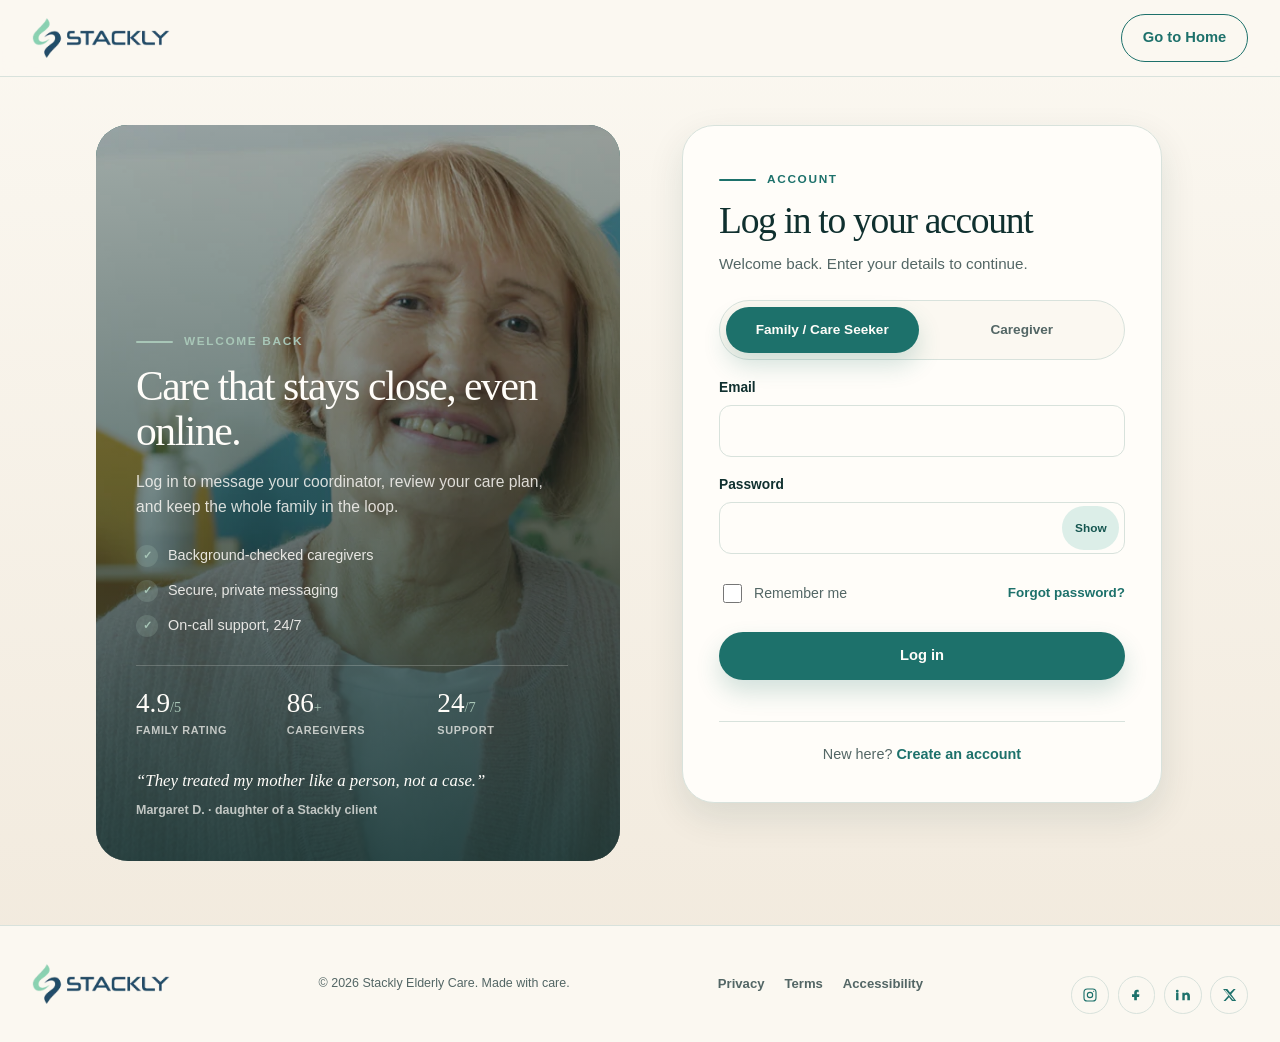
<file: dashboard-caregiver.html>
<!doctype html>
<html lang="en">
<head>
  <meta charset="utf-8">
  <meta name="viewport" content="width=device-width, initial-scale=1">
  <meta name="description" content="Your Stackly Elderly Care caregiver dashboard: schedule, clients, earnings, ratings, availability and messages in one calm place.">
  <title>Caregiver Dashboard | Stackly Elderly Care</title>
  <link rel="stylesheet" href="css/dashboard.css?v=7">
  <script src="js/dashboard-caregiver.js" defer></script>
  <script src="js/redirects.js" defer></script>
</head>
<body class="ds-body">
  <a class="skip-link" href="#ds-content">Skip to content</a>

  <div class="ds" data-ds>
    <aside class="ds-sidebar" id="ds-sidebar" aria-label="Dashboard navigation">
      <div class="ds-sidebar__head">
        <a class="ds-brand" href="index.html" aria-label="Stackly Elderly Care home">
          <img class="ds-brand__logo" src="images/logo/logo-stackly.webp" width="346" height="100" alt="Stackly Elderly Care">
          <span class="ds-brand__monogram" aria-hidden="true">S</span>
        </a>
        <button class="ds-iconbtn ds-sidebar__collapse" type="button" data-ds-collapse aria-label="Collapse sidebar" aria-pressed="false">
          <svg viewBox="0 0 24 24" fill="none" stroke="currentColor" stroke-width="1.8" stroke-linecap="round" stroke-linejoin="round" aria-hidden="true"><path d="M15 6l-6 6 6 6"/></svg>
        </button>
      </div>

      <form class="ds-search ds-search--side" role="search" data-ds-search-form>
        <label class="sr-only" for="ds-search">Search clients, visits and messages</label>
        <span class="ds-search__icon" aria-hidden="true"><svg viewBox="0 0 24 24" fill="none" stroke="currentColor" stroke-width="1.7" stroke-linecap="round" stroke-linejoin="round"><circle cx="11" cy="11" r="6.5"/><path d="m20 20-3.6-3.6"/></svg></span>
        <input class="ds-search__input" id="ds-search" type="search" placeholder="Search clients, visits&#8230;" autocomplete="off" data-ds-search>
      </form>
      <p class="sr-only" data-ds-search-status role="status" aria-live="polite"></p>

      <nav class="ds-nav" aria-label="Dashboard sections">
        <ul class="ds-nav__list">
          <li>
            <a class="ds-nav__link is-active" href="#ds-overview" data-ds-nav data-title="Overview" aria-current="page">
              <span class="ds-nav__icon" aria-hidden="true"><svg viewBox="0 0 24 24" fill="none" stroke="currentColor" stroke-width="1.7" stroke-linecap="round" stroke-linejoin="round"><rect x="3" y="3" width="7.5" height="7.5" rx="2"/><rect x="13.5" y="3" width="7.5" height="7.5" rx="2"/><rect x="3" y="13.5" width="7.5" height="7.5" rx="2"/><rect x="13.5" y="13.5" width="7.5" height="7.5" rx="2"/></svg></span>
              <span class="ds-nav__text">Overview</span>
            </a>
          </li>
          <li>
            <a class="ds-nav__link" href="#ds-schedule" data-ds-nav data-title="My Schedule">
              <span class="ds-nav__icon" aria-hidden="true"><svg viewBox="0 0 24 24" fill="none" stroke="currentColor" stroke-width="1.7" stroke-linecap="round" stroke-linejoin="round"><rect x="3.5" y="5" width="17" height="15" rx="2.5"/><path d="M3.5 9.5h17M8 3.5v3M16 3.5v3"/></svg></span>
              <span class="ds-nav__text">My Schedule</span>
            </a>
          </li>
          <li>
            <a class="ds-nav__link" href="#ds-clients" data-ds-nav data-title="Clients">
              <span class="ds-nav__icon" aria-hidden="true"><svg viewBox="0 0 24 24" fill="none" stroke="currentColor" stroke-width="1.7" stroke-linecap="round" stroke-linejoin="round"><path d="M16 20v-1.5a4.5 4.5 0 0 0-4.5-4.5h-3A4.5 4.5 0 0 0 4 18.5V20"/><circle cx="10" cy="7" r="3"/><path d="M16 4.7a3 3 0 0 1 0 5.8M20 19.9v-1.4a4.4 4.4 0 0 0-3.1-4.2"/></svg></span>
              <span class="ds-nav__text">Clients</span>
            </a>
          </li>
          <li>
            <a class="ds-nav__link" href="#ds-availability" data-ds-nav data-title="Availability">
              <span class="ds-nav__icon" aria-hidden="true"><svg viewBox="0 0 24 24" fill="none" stroke="currentColor" stroke-width="1.7" stroke-linecap="round" stroke-linejoin="round"><circle cx="12" cy="12" r="9"/><path d="M12 7.5V12l3 2"/></svg></span>
              <span class="ds-nav__text">Availability</span>
            </a>
          </li>
          <li>
            <a class="ds-nav__link" href="#ds-messages" data-ds-nav data-title="Messages">
              <span class="ds-nav__icon" aria-hidden="true"><svg viewBox="0 0 24 24" fill="none" stroke="currentColor" stroke-width="1.7" stroke-linecap="round" stroke-linejoin="round"><path d="M20 12a7.5 7.5 0 0 1-10.9 6.7L4 20l1.3-5A7.5 7.5 0 1 1 20 12Z"/></svg></span>
              <span class="ds-nav__text">Messages</span>
            </a>
          </li>
          <li>
            <a class="ds-nav__link" href="#ds-earnings" data-ds-nav data-title="Earnings">
              <span class="ds-nav__icon" aria-hidden="true"><svg viewBox="0 0 24 24" fill="none" stroke="currentColor" stroke-width="1.7" stroke-linecap="round" stroke-linejoin="round"><path d="M3 17.5 9 11l4 4 8-8.5"/><path d="M15 6.5h6v6"/></svg></span>
              <span class="ds-nav__text">Earnings</span>
            </a>
          </li>
          <li>
            <a class="ds-nav__link" href="#ds-profile" data-ds-nav data-title="My Profile">
              <span class="ds-nav__icon" aria-hidden="true"><svg viewBox="0 0 24 24" fill="none" stroke="currentColor" stroke-width="1.7" stroke-linecap="round" stroke-linejoin="round"><circle cx="12" cy="8" r="3.4"/><path d="M5 20a7 7 0 0 1 14 0"/></svg></span>
              <span class="ds-nav__text">My Profile</span>
            </a>
          </li>
          <li>
            <a class="ds-nav__link" href="#ds-settings" data-ds-nav data-title="Settings">
              <span class="ds-nav__icon" aria-hidden="true"><svg viewBox="0 0 24 24" fill="none" stroke="currentColor" stroke-width="1.7" stroke-linecap="round" stroke-linejoin="round"><circle cx="12" cy="12" r="3"/><path d="M12 3v2.4M12 18.6V21M3 12h2.4M18.6 12H21M5.5 5.5l1.7 1.7M16.8 16.8l1.7 1.7M18.5 5.5l-1.7 1.7M7.2 16.8l-1.7 1.7"/></svg></span>
              <span class="ds-nav__text">Settings</span>
            </a>
          </li>
        </ul>
      </nav>

      <a class="button ds-nav__cta" href="#ds-availability" data-ds-view-link>Update availability</a>

      <div class="ds-sidebar__foot">
        <a class="ds-nav__link" href="index.html">
          <span class="ds-nav__icon" aria-hidden="true"><svg viewBox="0 0 24 24" fill="none" stroke="currentColor" stroke-width="1.7" stroke-linecap="round" stroke-linejoin="round"><path d="M4 11.5 12 5l8 6.5V20h-5.5v-5h-5v5H4Z"/></svg></span>
          <span class="ds-nav__text">Return to Home</span>
        </a>
        <button class="ds-nav__link ds-nav__link--logout" type="button" data-ds-logout>
          <span class="ds-nav__icon" aria-hidden="true"><svg viewBox="0 0 24 24" fill="none" stroke="currentColor" stroke-width="1.7" stroke-linecap="round" stroke-linejoin="round"><path d="M15 5H6.5A1.5 1.5 0 0 0 5 6.5v11A1.5 1.5 0 0 0 6.5 19H15"/><path d="M15 12H20M17.5 9.5 20 12l-2.5 2.5"/></svg></span>
          <span class="ds-nav__text">Log out</span>
        </button>
      </div>
    </aside>

    <div class="ds-scrim" data-ds-scrim hidden></div>

    <div class="ds-main">
      <header class="ds-topbar">
        <button class="ds-iconbtn ds-topbar__menu" type="button" data-ds-menu aria-expanded="false" aria-controls="ds-sidebar" aria-label="Open dashboard menu">
          <svg viewBox="0 0 24 24" fill="none" stroke="currentColor" stroke-width="1.8" stroke-linecap="round" aria-hidden="true"><path d="M4 7h16M4 12h16M4 17h16"/></svg>
        </button>

        <div class="ds-topbar__heading">
          <p class="ds-topbar__crumb">Dashboard <span aria-hidden="true">/</span> <span data-ds-crumb>Overview</span></p>
          <h1 class="ds-topbar__title" data-ds-page-title>Overview</h1>
        </div>

        <div class="ds-topbar__tools">
          <div class="ds-notif">
            <button class="ds-iconbtn ds-notif__btn" type="button" data-ds-notif aria-expanded="false" aria-controls="ds-notif-panel" aria-label="Notifications, 2 unread">
              <svg viewBox="0 0 24 24" fill="none" stroke="currentColor" stroke-width="1.7" stroke-linecap="round" stroke-linejoin="round" aria-hidden="true"><path d="M6 9a6 6 0 0 1 12 0c0 4 1.5 5.5 1.5 5.5H4.5S6 13 6 9Z"/><path d="M10 18a2 2 0 0 0 4 0"/></svg>
              <span class="ds-notif__badge" aria-hidden="true">2</span>
            </button>
            <div class="ds-notif__panel" id="ds-notif-panel" data-ds-notif-panel hidden>
              <p class="ds-notif__title">Notifications</p>
              <ul class="ds-notif__list">
                <li><span class="ds-dot ds-dot--teal" aria-hidden="true"></span> New visit request from Margaret's family.</li>
                <li><span class="ds-dot ds-dot--gold" aria-hidden="true"></span> Your timesheet for September is ready.</li>
              </ul>
            </div>
          </div>

          <div class="ds-userchip">
            <span class="ds-avatar ds-avatar--sm" data-ds-avatar aria-hidden="true">C</span>
            <span class="ds-userchip__meta">
              <strong data-ds-username>Caregiver</strong>
              <span class="ds-role-badge" data-ds-role>Caregiver</span>
            </span>
          </div>

          <a class="button button--small ds-topbar__cta" href="#ds-availability" data-ds-view-link>Update availability</a>
        </div>
      </header>

      <main class="ds-content" id="ds-content">
        <!-- Overview -->
        <section class="ds-view" id="ds-overview" aria-labelledby="cg-welcome-title">
          <div class="ds-card ds-welcome">
            <div class="ds-welcome__main">
              <p class="eyebrow"><span class="eyebrow__line" aria-hidden="true"></span> Caregiver dashboard</p>
              <h2 class="ds-welcome__title" id="cg-welcome-title" data-ds-greeting>Welcome back</h2>
              <p class="ds-welcome__date" data-ds-dateline></p>
              <p class="ds-welcome__summary" data-ds-summary>Loading your schedule&#8230;</p>
              <ul class="ds-chips" data-ds-chips aria-label="Your profile details"></ul>
            </div>
            <div class="ds-welcome__actions">
              <a class="button" href="#ds-availability" data-ds-view-link>Update availability</a>
              <a class="button button--outline" href="#ds-schedule" data-ds-view-link>View schedule</a>
            </div>
          </div>

          <div class="ds-section" aria-labelledby="cg-kpi-title">
            <h2 class="sr-only" id="cg-kpi-title">Key metrics</h2>
            <div class="ds-kpis" data-ds-kpis></div>
          </div>

          <div class="ds-section ds-grid ds-grid--split" aria-labelledby="cg-ratings-title">
            <h2 class="sr-only" id="cg-ratings-title">Ratings and feedback</h2>

            <article class="ds-card" aria-labelledby="cg-gauge-title">
              <header class="ds-card__head">
                <div>
                  <h3 id="cg-gauge-title">Average rating</h3>
                  <p class="ds-card__sub">Across all completed visits</p>
                </div>
              </header>
              <div class="ds-gauge" data-gauge></div>
              <p class="ds-summary-text" data-gauge-summary></p>
            </article>

            <article class="ds-card" aria-labelledby="cg-reviews-title">
              <header class="ds-card__head">
                <div>
                  <h3 id="cg-reviews-title">Recent reviews</h3>
                  <p class="ds-card__sub">What families are saying</p>
                </div>
              </header>
              <ul class="ds-feed" data-reviews></ul>
            </article>
          </div>

          <div class="ds-section ds-grid ds-grid--split" aria-labelledby="cg-tasks-title">
            <h2 class="sr-only" id="cg-tasks-title">Tasks and notes</h2>

            <article class="ds-card" aria-labelledby="cg-todo-title">
              <header class="ds-card__head">
                <div>
                  <h3 id="cg-todo-title">Tasks</h3>
                  <p class="ds-card__sub" data-tasks-count>Pending items</p>
                </div>
              </header>
              <ul class="cg-tasks" data-tasks></ul>
            </article>

            <article class="ds-card" aria-labelledby="cg-notes-title">
              <header class="ds-card__head">
                <div>
                  <h3 id="cg-notes-title">Visit notes</h3>
                  <p class="ds-card__sub">Recently logged</p>
                </div>
              </header>
              <div class="cg-notes" data-notes></div>
            </article>
          </div>

          <div class="ds-section" aria-labelledby="cg-actions-title">
            <h2 class="sr-only" id="cg-actions-title">Quick actions</h2>
            <div class="ds-tiles" data-quick-actions></div>
          </div>

          <div class="ds-section ds-grid ds-grid--split">
            <article class="ds-card" aria-labelledby="cg-requests-title">
              <header class="ds-card__head">
                <div><h3 id="cg-requests-title">Visit requests</h3><p class="ds-card__sub">Awaiting your reply</p></div>
              </header>
              <ul class="ds-list" data-visit-requests></ul>
            </article>
            <article class="ds-card" aria-labelledby="cg-badges-title">
              <header class="ds-card__head">
                <div><h3 id="cg-badges-title">Achievements</h3><p class="ds-card__sub">Milestones you have reached</p></div>
              </header>
              <div class="ds-badges" data-badges></div>
            </article>
          </div>
        </section>

        <!-- My Schedule -->
        <section class="ds-view" id="ds-schedule" hidden aria-labelledby="cg-schedule-title">
          <div class="ds-section ds-grid ds-grid--charts">
            <h2 class="sr-only" id="cg-schedule-title">Weekly schedule</h2>

            <article class="ds-card ds-card--chart" aria-labelledby="cg-hours-title">
              <header class="ds-card__head">
                <div>
                  <h3 id="cg-hours-title">Weekly hours</h3>
                  <p class="ds-card__sub">Care hours per day, this week</p>
                </div>
                <span class="ds-tag" data-cg-total-hours>0 h</span>
              </header>
              <div class="ds-chart" data-chart="weekly-hours"></div>
              <div class="ds-table-wrap ds-table-wrap--sr">
                <table class="ds-table" data-table="weekly-hours">
                  <caption>Care hours per day this week</caption>
                  <thead><tr><th scope="col">Day</th><th scope="col">Hours</th></tr></thead>
                  <tbody></tbody>
                </table>
              </div>
            </article>

            <article class="ds-card" aria-labelledby="cg-today-title">
              <header class="ds-card__head">
                <div>
                  <h3 id="cg-today-title">Today's visits</h3>
                  <p class="ds-card__sub" data-cg-today-date>Today</p>
                </div>
              </header>
              <ul class="ds-list" data-today-visits></ul>
              <p class="ds-empty" data-today-empty hidden>No visits scheduled today.</p>
            </article>
          </div>

          <div class="ds-section">
            <article class="ds-card" aria-labelledby="cg-upcoming-title">
              <header class="ds-card__head">
                <div><h3 id="cg-upcoming-title">Upcoming visits</h3><p class="ds-card__sub">Next 7 days</p></div>
              </header>
              <div class="ds-table-wrap">
                <table class="ds-table ds-table--stack" data-upcoming-visits>
                  <caption class="sr-only">Upcoming visits</caption>
                  <thead><tr><th scope="col">Date</th><th scope="col">Client</th><th scope="col">Service</th><th scope="col">Status</th></tr></thead>
                  <tbody></tbody>
                </table>
              </div>
            </article>
          </div>
        </section>

        <!-- Clients -->
        <section class="ds-view" id="ds-clients" hidden aria-labelledby="cg-clients-title">
          <div class="ds-section ds-grid ds-grid--charts">
            <h2 class="sr-only" id="cg-clients-title">Clients</h2>

            <article class="ds-card ds-card--chart" aria-labelledby="cg-mix-title">
              <header class="ds-card__head">
                <div>
                  <h3 id="cg-mix-title">Visit mix</h3>
                  <p class="ds-card__sub">By care type, this month</p>
                </div>
              </header>
              <div class="ds-chart ds-chart--donut" data-chart="visit-mix"></div>
              <div class="ds-table-wrap ds-table-wrap--sr">
                <table class="ds-table" data-table="visit-mix">
                  <caption>Visits by care type this month</caption>
                  <thead><tr><th scope="col">Care type</th><th scope="col">Visits</th><th scope="col">Share</th></tr></thead>
                  <tbody></tbody>
                </table>
              </div>
            </article>

            <article class="ds-card" aria-labelledby="cg-mylist-title">
              <header class="ds-card__head">
                <div>
                  <h3 id="cg-mylist-title">My clients</h3>
                  <p class="ds-card__sub">People you support</p>
                </div>
              </header>
              <ul class="ds-list" data-clients></ul>
              <p class="ds-empty" data-clients-empty hidden>No clients match your search.</p>
            </article>
          </div>

          <div class="ds-section">
            <article class="ds-card" aria-labelledby="cg-carenotes-title">
              <header class="ds-card__head">
                <div><h3 id="cg-carenotes-title">Care notes</h3><p class="ds-card__sub">Latest from your clients</p></div>
              </header>
              <ul class="ds-feed" data-care-notes></ul>
            </article>
          </div>
        </section>

        <!-- Availability -->
        <section class="ds-view" id="ds-availability" hidden aria-labelledby="cg-avail-title">
          <div class="ds-section">
            <article class="ds-card" aria-labelledby="cg-avail-title">
              <header class="ds-card__head">
                <div>
                  <h3 id="cg-avail-title">Weekly availability</h3>
                  <p class="ds-card__sub">Tap a slot to mark yourself available</p>
                </div>
                <span class="ds-tag" data-avail-count>0 / 14</span>
              </header>

              <div class="ds-progress" data-completeness>
                <div class="ds-progress__head"><span class="ds-progress__label">Profile completeness</span><span class="ds-progress__value" data-completeness-value>0%</span></div>
                <svg class="ds-progress__track" viewBox="0 0 100 8" preserveAspectRatio="none" role="img" aria-label="Profile completeness">
                  <rect x="0" y="0" width="100" height="8" rx="4" fill="#d8e2dc"></rect>
                  <rect class="ds-progress__fill" x="0" y="0" width="0" height="8" rx="4" fill="#1d716b" data-completeness-fill></rect>
                </svg>
              </div>

              <div class="ds-table-wrap">
                <div class="cg-avail" data-availability></div>
              </div>
              <p class="ds-status" data-avail-status role="status" aria-live="polite"></p>
            </article>
          </div>

          <div class="ds-section">
            <article class="ds-card" aria-labelledby="cg-availmeta-title">
              <header class="ds-card__head">
                <div><h3 id="cg-availmeta-title">Availability details</h3><p class="ds-card__sub">How you like to work</p></div>
              </header>
              <div class="ds-meta-grid">
                <div class="ds-meta"><strong>15 mi</strong><span>Travel radius</span></div>
                <div class="ds-meta"><strong>Weekdays</strong><span>Preferred days</span></div>
                <div class="ds-meta"><strong>10 / 14</strong><span>Slots open</span></div>
                <div class="ds-meta"><strong>90%</strong><span>Acceptance rate</span></div>
              </div>
            </article>
          </div>
        </section>

        <!-- Messages -->
        <section class="ds-view" id="ds-messages" hidden aria-labelledby="cg-messages-title">
          <div class="ds-section">
            <article class="ds-card" aria-labelledby="cg-messages-title">
              <header class="ds-card__head">
                <div>
                  <h3 id="cg-messages-title">Messages &amp; notifications</h3>
                  <p class="ds-card__sub">Requests, updates and alerts</p>
                </div>
              </header>
              <ul class="ds-feed" data-messages></ul>
              <p class="ds-empty" data-messages-empty hidden>No messages match your search.</p>
            </article>
          </div>

          <div class="ds-section">
            <article class="ds-card" aria-labelledby="cg-conv-title">
              <header class="ds-card__head">
                <div><h3 id="cg-conv-title">Conversations</h3><p class="ds-card__sub">Families and care team</p></div>
              </header>
              <ul class="ds-list" data-conversations></ul>
            </article>
          </div>
        </section>

        <!-- Earnings -->
        <section class="ds-view" id="ds-earnings" hidden aria-labelledby="cg-earnings-title">
          <div class="ds-section">
            <article class="ds-card ds-card--chart" aria-labelledby="cg-earnings-title">
              <header class="ds-card__head">
                <div>
                  <h3 id="cg-earnings-title">Earnings trend</h3>
                  <p class="ds-card__sub">Last 6 months</p>
                </div>
                <span class="ds-tag" data-cg-earnings-total>&#8212;</span>
              </header>
              <div class="ds-chart" data-chart="earnings"></div>
              <div class="ds-table-wrap ds-table-wrap--sr">
                <table class="ds-table" data-table="earnings">
                  <caption>Monthly earnings over the last 6 months</caption>
                  <thead><tr><th scope="col">Month</th><th scope="col">Earnings</th></tr></thead>
                  <tbody></tbody>
                </table>
              </div>
            </article>
          </div>

          <div class="ds-section">
            <h2 class="sr-only" id="cg-payout-title">Payout summary</h2>
            <div class="ds-kpis" data-payout-summary></div>
          </div>
        </section>

        <!-- Profile -->
        <section class="ds-view" id="ds-profile" hidden aria-labelledby="cg-profile-title">
          <div class="ds-section">
            <article class="ds-card" aria-labelledby="cg-profile-title">
              <header class="ds-card__head">
                <div>
                  <h3 id="cg-profile-title">My profile</h3>
                  <p class="ds-card__sub">Your caregiver details</p>
                </div>
                <button class="button button--outline button--small" type="button" data-ds-edit>Edit</button>
              </header>

              <dl class="ds-profile" data-ds-profile-view></dl>

              <form class="ds-form" data-ds-profile-form novalidate hidden>
                <div class="ds-field">
                  <label class="ds-field__label" for="cg-pf-name">Full name</label>
                  <input class="ds-field__input" id="cg-pf-name" name="fullName" type="text" autocomplete="name">
                </div>
                <div class="ds-field">
                  <label class="ds-field__label" for="cg-pf-phone">Phone</label>
                  <input class="ds-field__input" id="cg-pf-phone" name="phone" type="tel" autocomplete="tel">
                </div>
                <div class="ds-field">
                  <label class="ds-field__label" for="cg-pf-expertise">Area of expertise</label>
                  <select class="ds-field__input" id="cg-pf-expertise" name="expertise">
                    <option value="">Please choose</option>
                    <option value="nursing">Nursing</option>
                    <option value="personal-care">Personal care</option>
                    <option value="companionship">Companionship</option>
                    <option value="memory-care">Memory care</option>
                    <option value="respite">Respite care</option>
                  </select>
                </div>
                <div class="ds-field">
                  <label class="ds-field__label" for="cg-pf-experience">Years of experience</label>
                  <select class="ds-field__input" id="cg-pf-experience" name="experience">
                    <option value="">Please choose</option>
                    <option value="0-1">Less than 1 year</option>
                    <option value="1-3">1 to 3 years</option>
                    <option value="3-5">3 to 5 years</option>
                    <option value="5-10">5 to 10 years</option>
                    <option value="10-plus">10+ years</option>
                  </select>
                </div>
                <div class="ds-field">
                  <label class="ds-field__label" for="cg-pf-city">City of service</label>
                  <input class="ds-field__input" id="cg-pf-city" name="city" type="text" autocomplete="address-level2">
                </div>
                <div class="ds-form__actions">
                  <button class="button" type="submit">Save changes</button>
                  <button class="button button--text" type="button" data-ds-cancel>Cancel</button>
                </div>
                <p class="ds-status" role="status" aria-live="polite" data-ds-profile-status></p>
              </form>
            </article>
          </div>

          <div class="ds-section ds-grid ds-grid--split">
            <article class="ds-card" aria-labelledby="cg-certs-title">
              <header class="ds-card__head">
                <div><h3 id="cg-certs-title">Certifications</h3><p class="ds-card__sub">Verified &amp; up to date</p></div>
              </header>
              <ul class="ds-list" data-certifications></ul>
            </article>
            <article class="ds-card" aria-labelledby="cg-skills-title">
              <header class="ds-card__head">
                <div><h3 id="cg-skills-title">Skills &amp; strengths</h3><p class="ds-card__sub">What families notice</p></div>
              </header>
              <ul class="ds-chips" data-skills></ul>
            </article>
          </div>
        </section>

        <!-- Settings -->
        <section class="ds-view" id="ds-settings" hidden aria-labelledby="cg-settings-title">
          <div class="ds-section">
            <article class="ds-card" aria-labelledby="cg-settings-title">
              <header class="ds-card__head">
                <div>
                  <h3 id="cg-settings-title">Settings</h3>
                  <p class="ds-card__sub">Notifications &amp; preferences</p>
                </div>
              </header>
              <ul class="ds-prefs">
                <li class="ds-pref">
                  <span class="ds-pref__label">New visit requests</span>
                  <button class="ds-switch" type="button" role="switch" aria-checked="true" data-ds-switch aria-label="New visit requests"></button>
                </li>
                <li class="ds-pref">
                  <span class="ds-pref__label">Client message alerts</span>
                  <button class="ds-switch" type="button" role="switch" aria-checked="true" data-ds-switch aria-label="Client message alerts"></button>
                </li>
                <li class="ds-pref">
                  <span class="ds-pref__label">Weekly earnings summary</span>
                  <button class="ds-switch" type="button" role="switch" aria-checked="false" data-ds-switch aria-label="Weekly earnings summary"></button>
                </li>
              </ul>
            </article>
          </div>

          <div class="ds-section ds-grid ds-grid--split">
            <article class="ds-card" aria-labelledby="cg-privacy-title">
              <header class="ds-card__head">
                <div><h3 id="cg-privacy-title">Privacy</h3><p class="ds-card__sub">Control your visibility</p></div>
              </header>
              <ul class="ds-prefs">
                <li class="ds-pref"><span class="ds-pref__label">Show me in family search</span><button class="ds-switch" type="button" role="switch" aria-checked="true" data-ds-switch aria-label="Show me in family search"></button></li>
                <li class="ds-pref"><span class="ds-pref__label">Share ratings publicly</span><button class="ds-switch" type="button" role="switch" aria-checked="false" data-ds-switch aria-label="Share ratings publicly"></button></li>
              </ul>
            </article>
            <article class="ds-card" aria-labelledby="cg-workprefs-title">
              <header class="ds-card__head">
                <div><h3 id="cg-workprefs-title">Work preferences</h3><p class="ds-card__sub">Match to suitable visits</p></div>
              </header>
              <ul class="ds-prefs">
                <li class="ds-pref"><span class="ds-pref__label">Overnight visits</span><button class="ds-switch" type="button" role="switch" aria-checked="false" data-ds-switch aria-label="Overnight visits"></button></li>
                <li class="ds-pref"><span class="ds-pref__label">Weekend cover</span><button class="ds-switch" type="button" role="switch" aria-checked="true" data-ds-switch aria-label="Weekend cover"></button></li>
              </ul>
            </article>
          </div>
        </section>
      </main>

      <footer class="ds-footer">
        <p>&copy; 2026 Stackly Elderly Care &middot; Caregiver dashboard</p>
        <div class="ds-footer__links">
          <a href="index.html">Home</a>
          <a href="services.html">Services</a>
          <a href="contact.html">Contact</a>
          <a href="404.html">Privacy</a>
        </div>
      </footer>
    </div>
  </div>

  <div class="ds-tooltip" id="ds-tooltip" role="tooltip" hidden></div>
</body>
</html>
</file>
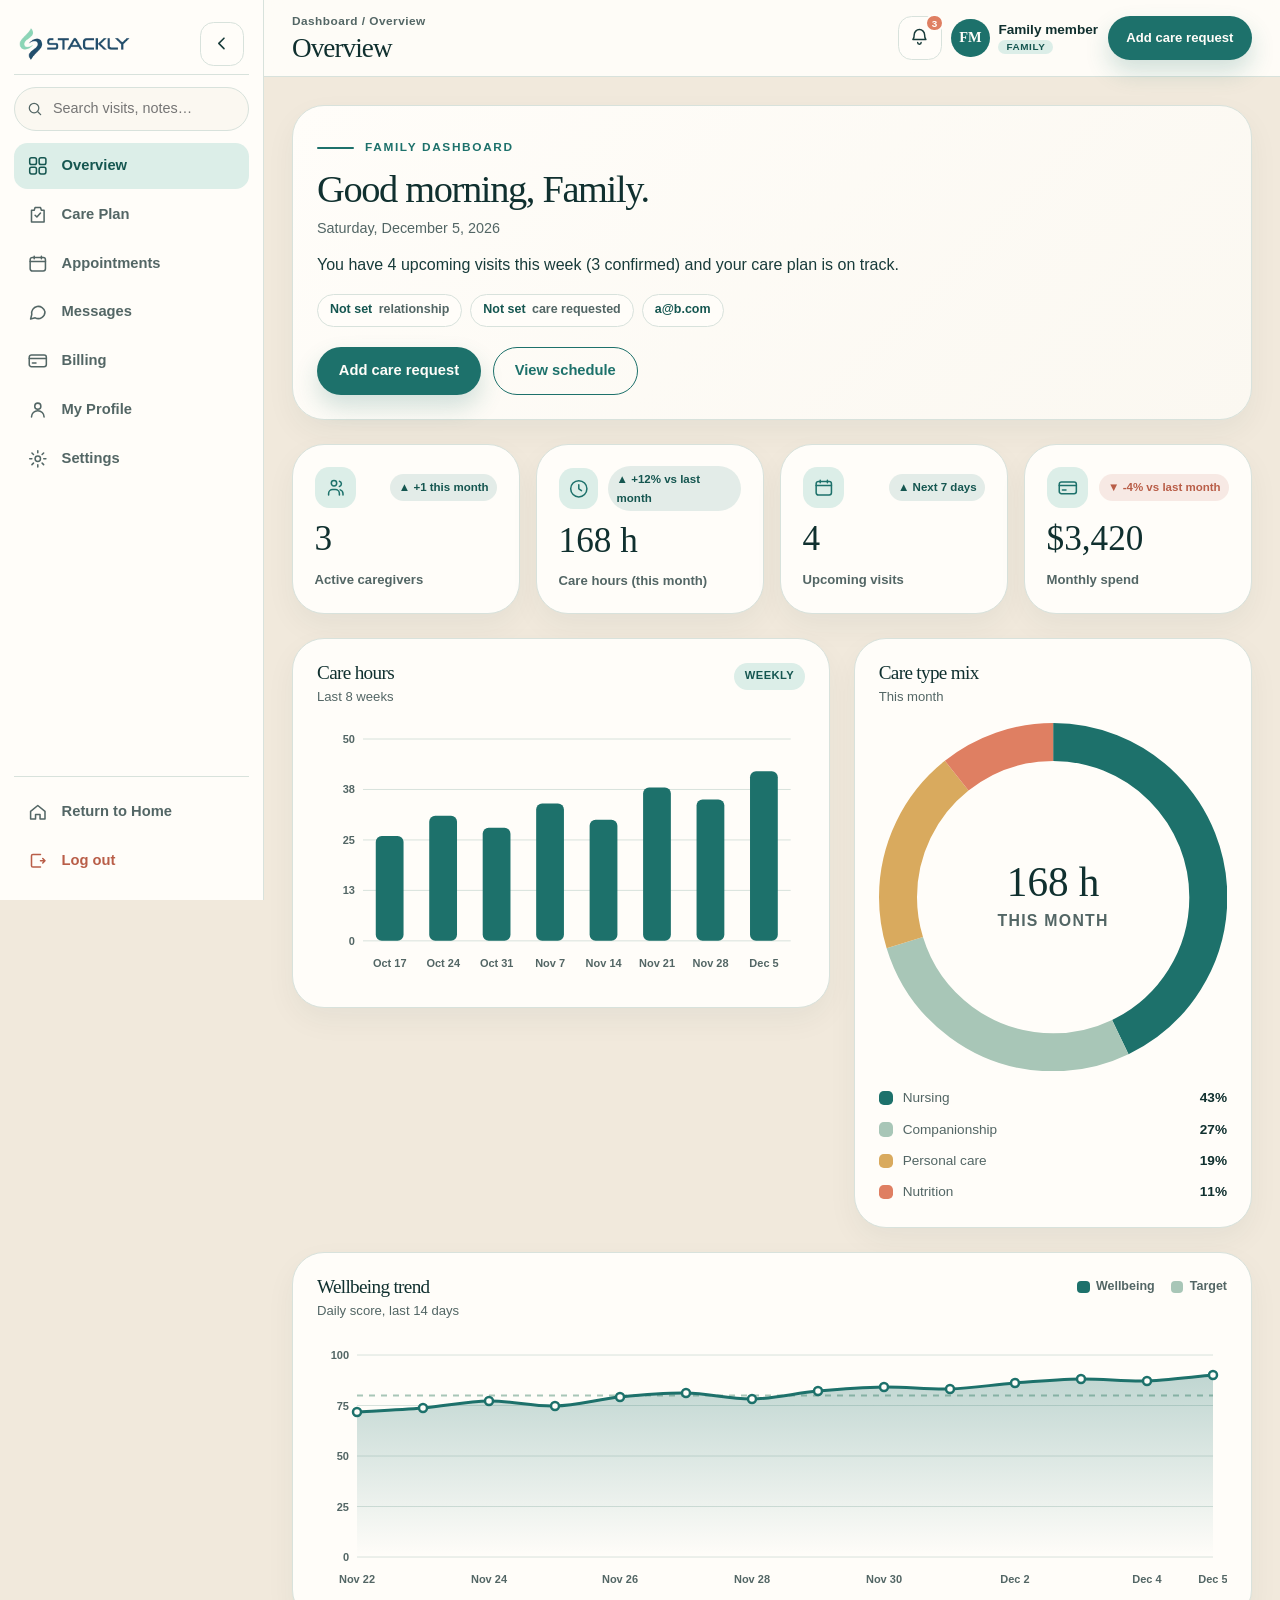
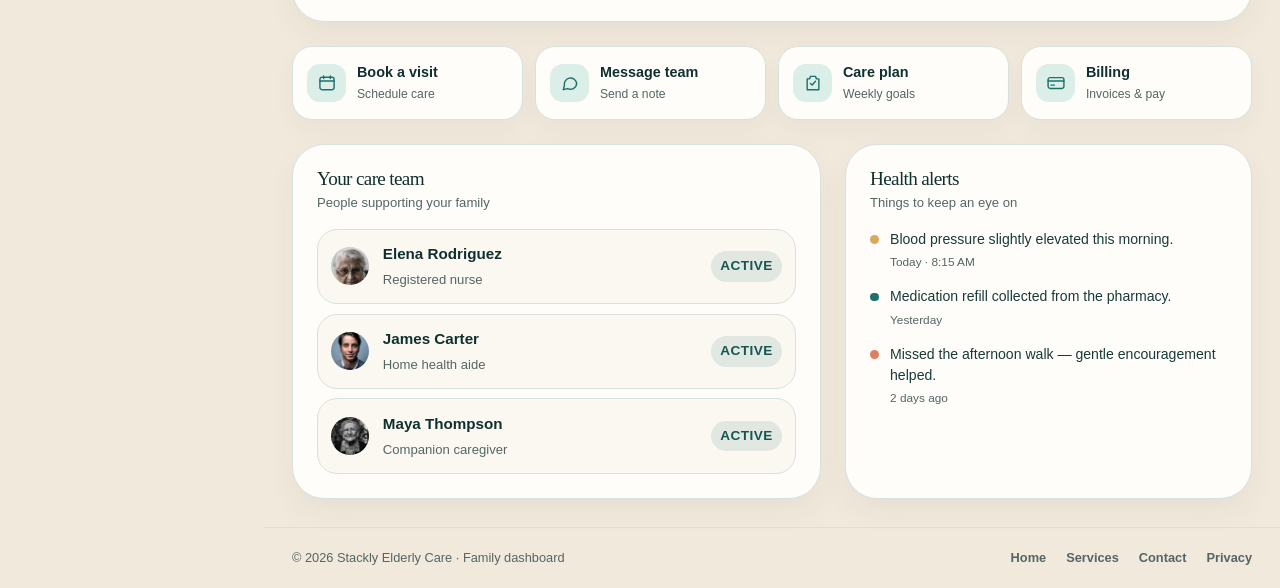
<file: dashboard-family.html>
<!doctype html>
<html lang="en">
<head>
  <meta charset="utf-8">
  <meta name="viewport" content="width=device-width, initial-scale=1">
  <meta name="description" content="Your Stackly Elderly Care family dashboard: care hours, vitals, appointments, care plan progress, messages and billing in one calm place.">
  <title>Family Dashboard | Stackly Elderly Care</title>
  <link rel="stylesheet" href="css/dashboard.css?v=7">
  <script src="js/dashboard-family.js" defer></script>
  <script src="js/redirects.js" defer></script>
</head>
<body class="ds-body">
  <a class="skip-link" href="#ds-content">Skip to content</a>

  <div class="ds" data-ds>
    <aside class="ds-sidebar" id="ds-sidebar" aria-label="Dashboard navigation">
      <div class="ds-sidebar__head">
        <a class="ds-brand" href="index.html" aria-label="Stackly Elderly Care home">
          <img class="ds-brand__logo" src="images/logo/logo-stackly.webp" width="346" height="100" alt="Stackly Elderly Care">
          <span class="ds-brand__monogram" aria-hidden="true">S</span>
        </a>
        <button class="ds-iconbtn ds-sidebar__collapse" type="button" data-ds-collapse aria-label="Collapse sidebar" aria-pressed="false">
          <svg viewBox="0 0 24 24" fill="none" stroke="currentColor" stroke-width="1.8" stroke-linecap="round" stroke-linejoin="round" aria-hidden="true"><path d="M15 6l-6 6 6 6"/></svg>
        </button>
      </div>

      <form class="ds-search ds-search--side" role="search" data-ds-search-form>
        <label class="sr-only" for="ds-search">Search visits, notes and messages</label>
        <span class="ds-search__icon" aria-hidden="true"><svg viewBox="0 0 24 24" fill="none" stroke="currentColor" stroke-width="1.7" stroke-linecap="round" stroke-linejoin="round"><circle cx="11" cy="11" r="6.5"/><path d="m20 20-3.6-3.6"/></svg></span>
        <input class="ds-search__input" id="ds-search" type="search" placeholder="Search visits, notes&#8230;" autocomplete="off" data-ds-search>
      </form>
      <p class="sr-only" data-ds-search-status role="status" aria-live="polite"></p>

      <nav class="ds-nav" aria-label="Dashboard sections">
        <ul class="ds-nav__list">
          <li>
            <a class="ds-nav__link is-active" href="#ds-overview" data-ds-nav data-title="Overview" aria-current="page">
              <span class="ds-nav__icon" aria-hidden="true"><svg viewBox="0 0 24 24" fill="none" stroke="currentColor" stroke-width="1.7" stroke-linecap="round" stroke-linejoin="round"><rect x="3" y="3" width="7.5" height="7.5" rx="2"/><rect x="13.5" y="3" width="7.5" height="7.5" rx="2"/><rect x="3" y="13.5" width="7.5" height="7.5" rx="2"/><rect x="13.5" y="13.5" width="7.5" height="7.5" rx="2"/></svg></span>
              <span class="ds-nav__text">Overview</span>
            </a>
          </li>
          <li>
            <a class="ds-nav__link" href="#ds-care-plan" data-ds-nav data-title="Care Plan">
              <span class="ds-nav__icon" aria-hidden="true"><svg viewBox="0 0 24 24" fill="none" stroke="currentColor" stroke-width="1.7" stroke-linecap="round" stroke-linejoin="round"><path d="M9 4h6l1 3h3v13H5V7h3l1-3Z"/><path d="M9 12.5l2 2 4-4.5"/></svg></span>
              <span class="ds-nav__text">Care Plan</span>
            </a>
          </li>
          <li>
            <a class="ds-nav__link" href="#ds-appointments" data-ds-nav data-title="Appointments">
              <span class="ds-nav__icon" aria-hidden="true"><svg viewBox="0 0 24 24" fill="none" stroke="currentColor" stroke-width="1.7" stroke-linecap="round" stroke-linejoin="round"><rect x="3.5" y="5" width="17" height="15" rx="2.5"/><path d="M3.5 9.5h17M8 3.5v3M16 3.5v3"/></svg></span>
              <span class="ds-nav__text">Appointments</span>
            </a>
          </li>
          <li>
            <a class="ds-nav__link" href="#ds-messages" data-ds-nav data-title="Messages">
              <span class="ds-nav__icon" aria-hidden="true"><svg viewBox="0 0 24 24" fill="none" stroke="currentColor" stroke-width="1.7" stroke-linecap="round" stroke-linejoin="round"><path d="M20 12a7.5 7.5 0 0 1-10.9 6.7L4 20l1.3-5A7.5 7.5 0 1 1 20 12Z"/></svg></span>
              <span class="ds-nav__text">Messages</span>
            </a>
          </li>
          <li>
            <a class="ds-nav__link" href="#ds-billing" data-ds-nav data-title="Billing">
              <span class="ds-nav__icon" aria-hidden="true"><svg viewBox="0 0 24 24" fill="none" stroke="currentColor" stroke-width="1.7" stroke-linecap="round" stroke-linejoin="round"><rect x="2.5" y="5.5" width="19" height="13" rx="2.5"/><path d="M2.5 9.5h19M6 14.5h4"/></svg></span>
              <span class="ds-nav__text">Billing</span>
            </a>
          </li>
          <li>
            <a class="ds-nav__link" href="#ds-profile" data-ds-nav data-title="My Profile">
              <span class="ds-nav__icon" aria-hidden="true"><svg viewBox="0 0 24 24" fill="none" stroke="currentColor" stroke-width="1.7" stroke-linecap="round" stroke-linejoin="round"><circle cx="12" cy="8" r="3.4"/><path d="M5 20a7 7 0 0 1 14 0"/></svg></span>
              <span class="ds-nav__text">My Profile</span>
            </a>
          </li>
          <li>
            <a class="ds-nav__link" href="#ds-settings" data-ds-nav data-title="Settings">
              <span class="ds-nav__icon" aria-hidden="true"><svg viewBox="0 0 24 24" fill="none" stroke="currentColor" stroke-width="1.7" stroke-linecap="round" stroke-linejoin="round"><circle cx="12" cy="12" r="3"/><path d="M12 3v2.4M12 18.6V21M3 12h2.4M18.6 12H21M5.5 5.5l1.7 1.7M16.8 16.8l1.7 1.7M18.5 5.5l-1.7 1.7M7.2 16.8l-1.7 1.7"/></svg></span>
              <span class="ds-nav__text">Settings</span>
            </a>
          </li>
        </ul>
      </nav>

      <a class="button ds-nav__cta" href="contact.html">Add care request</a>

      <div class="ds-sidebar__foot">
        <a class="ds-nav__link" href="index.html">
          <span class="ds-nav__icon" aria-hidden="true"><svg viewBox="0 0 24 24" fill="none" stroke="currentColor" stroke-width="1.7" stroke-linecap="round" stroke-linejoin="round"><path d="M4 11.5 12 5l8 6.5V20h-5.5v-5h-5v5H4Z"/></svg></span>
          <span class="ds-nav__text">Return to Home</span>
        </a>
        <button class="ds-nav__link ds-nav__link--logout" type="button" data-ds-logout>
          <span class="ds-nav__icon" aria-hidden="true"><svg viewBox="0 0 24 24" fill="none" stroke="currentColor" stroke-width="1.7" stroke-linecap="round" stroke-linejoin="round"><path d="M15 5H6.5A1.5 1.5 0 0 0 5 6.5v11A1.5 1.5 0 0 0 6.5 19H15"/><path d="M15 12H20M17.5 9.5 20 12l-2.5 2.5"/></svg></span>
          <span class="ds-nav__text">Log out</span>
        </button>
      </div>
    </aside>

    <div class="ds-scrim" data-ds-scrim hidden></div>

    <div class="ds-main">
      <header class="ds-topbar">
        <button class="ds-iconbtn ds-topbar__menu" type="button" data-ds-menu aria-expanded="false" aria-controls="ds-sidebar" aria-label="Open dashboard menu">
          <svg viewBox="0 0 24 24" fill="none" stroke="currentColor" stroke-width="1.8" stroke-linecap="round" aria-hidden="true"><path d="M4 7h16M4 12h16M4 17h16"/></svg>
        </button>

        <div class="ds-topbar__heading">
          <p class="ds-topbar__crumb">Dashboard <span aria-hidden="true">/</span> <span data-ds-crumb>Overview</span></p>
          <h1 class="ds-topbar__title" data-ds-page-title>Overview</h1>
        </div>

        <div class="ds-topbar__tools">
          <div class="ds-notif">
            <button class="ds-iconbtn ds-notif__btn" type="button" data-ds-notif aria-expanded="false" aria-controls="ds-notif-panel" aria-label="Notifications, 3 unread">
              <svg viewBox="0 0 24 24" fill="none" stroke="currentColor" stroke-width="1.7" stroke-linecap="round" stroke-linejoin="round" aria-hidden="true"><path d="M6 9a6 6 0 0 1 12 0c0 4 1.5 5.5 1.5 5.5H4.5S6 13 6 9Z"/><path d="M10 18a2 2 0 0 0 4 0"/></svg>
              <span class="ds-notif__badge" aria-hidden="true">3</span>
            </button>
            <div class="ds-notif__panel" id="ds-notif-panel" data-ds-notif-panel hidden>
              <p class="ds-notif__title">Notifications</p>
              <ul class="ds-notif__list">
                <li><span class="ds-dot ds-dot--teal" aria-hidden="true"></span> Elena confirmed Thursday's visit.</li>
                <li><span class="ds-dot ds-dot--gold" aria-hidden="true"></span> Medication reminder set for 8:00 PM.</li>
                <li><span class="ds-dot ds-dot--coral" aria-hidden="true"></span> Invoice #INV-2043 is due in 3 days.</li>
              </ul>
            </div>
          </div>

          <div class="ds-userchip">
            <span class="ds-avatar ds-avatar--sm" data-ds-avatar aria-hidden="true">S</span>
            <span class="ds-userchip__meta">
              <strong data-ds-username>Family member</strong>
              <span class="ds-role-badge" data-ds-role>Family</span>
            </span>
          </div>

          <a class="button button--small ds-topbar__cta" href="contact.html">Add care request</a>
        </div>
      </header>

      <main class="ds-content" id="ds-content">
        <!-- Overview -->
        <section class="ds-view" id="ds-overview" aria-labelledby="ds-welcome-title">
          <div class="ds-card ds-welcome">
            <div class="ds-welcome__main">
              <p class="eyebrow"><span class="eyebrow__line" aria-hidden="true"></span> Family dashboard</p>
              <h2 class="ds-welcome__title" id="ds-welcome-title" data-ds-greeting>Welcome back</h2>
              <p class="ds-welcome__date" data-ds-dateline></p>
              <p class="ds-welcome__summary" data-ds-summary>Loading your care summary&#8230;</p>
              <ul class="ds-chips" data-ds-chips aria-label="Your care details"></ul>
            </div>
            <div class="ds-welcome__actions">
              <a class="button" href="contact.html">Add care request</a>
              <a class="button button--outline" href="#ds-appointments" data-ds-view-link>View schedule</a>
            </div>
          </div>

          <div class="ds-section" aria-labelledby="ds-kpi-title">
            <h2 class="sr-only" id="ds-kpi-title">Key metrics</h2>
            <div class="ds-kpis" data-ds-kpis></div>
          </div>

          <div class="ds-section ds-grid ds-grid--charts" aria-labelledby="ds-analytics-title">
            <h2 class="sr-only" id="ds-analytics-title">Care analytics</h2>

            <article class="ds-card ds-card--chart" aria-labelledby="ds-hours-title">
              <header class="ds-card__head">
                <div>
                  <h3 id="ds-hours-title">Care hours</h3>
                  <p class="ds-card__sub">Last 8 weeks</p>
                </div>
                <span class="ds-tag">Weekly</span>
              </header>
              <div class="ds-chart" data-chart="care-hours"></div>
              <div class="ds-table-wrap ds-table-wrap--sr">
                <table class="ds-table" data-table="care-hours">
                  <caption>Care hours per week over the last 8 weeks</caption>
                  <thead><tr><th scope="col">Week</th><th scope="col">Care hours</th></tr></thead>
                  <tbody></tbody>
                </table>
              </div>
            </article>

            <article class="ds-card ds-card--chart" aria-labelledby="ds-types-title">
              <header class="ds-card__head">
                <div>
                  <h3 id="ds-types-title">Care type mix</h3>
                  <p class="ds-card__sub">This month</p>
                </div>
              </header>
              <div class="ds-chart ds-chart--donut" data-chart="care-types"></div>
              <div class="ds-table-wrap ds-table-wrap--sr">
                <table class="ds-table" data-table="care-types">
                  <caption>Share of care hours by type this month</caption>
                  <thead><tr><th scope="col">Care type</th><th scope="col">Hours</th><th scope="col">Share</th></tr></thead>
                  <tbody></tbody>
                </table>
              </div>
            </article>
          </div>

          <div class="ds-section" aria-labelledby="ds-vitals-title">
            <article class="ds-card ds-card--chart" aria-labelledby="ds-vitals-title">
              <header class="ds-card__head">
                <div>
                  <h3 id="ds-vitals-title">Wellbeing trend</h3>
                  <p class="ds-card__sub">Daily score, last 14 days</p>
                </div>
                <ul class="ds-legend" aria-hidden="true">
                  <li><span class="ds-legend__swatch ds-legend__swatch--teal"></span> Wellbeing</li>
                  <li><span class="ds-legend__swatch ds-legend__swatch--sage"></span> Target</li>
                </ul>
              </header>
              <div class="ds-chart" data-chart="vitals"></div>
              <div class="ds-table-wrap ds-table-wrap--sr">
                <table class="ds-table" data-table="vitals">
                  <caption>Daily wellbeing score over the last 14 days</caption>
                  <thead><tr><th scope="col">Day</th><th scope="col">Wellbeing score</th></tr></thead>
                  <tbody></tbody>
                </table>
              </div>
            </article>
          </div>

          <div class="ds-section" aria-labelledby="ds-actions-title">
            <h2 class="sr-only" id="ds-actions-title">Quick actions</h2>
            <div class="ds-tiles" data-quick-actions></div>
          </div>

          <div class="ds-section ds-grid ds-grid--split">
            <article class="ds-card" aria-labelledby="ds-team-title">
              <header class="ds-card__head">
                <div>
                  <h3 id="ds-team-title">Your care team</h3>
                  <p class="ds-card__sub">People supporting your family</p>
                </div>
              </header>
              <ul class="ds-list" data-care-team></ul>
            </article>
            <article class="ds-card" aria-labelledby="ds-alerts-title">
              <header class="ds-card__head">
                <div>
                  <h3 id="ds-alerts-title">Health alerts</h3>
                  <p class="ds-card__sub">Things to keep an eye on</p>
                </div>
              </header>
              <ul class="ds-feed" data-health-alerts></ul>
            </article>
          </div>
        </section>

        <!-- Care plan -->
        <section class="ds-view" id="ds-care-plan" hidden aria-labelledby="ds-careplan-title">
          <div class="ds-section">
            <article class="ds-card" aria-labelledby="ds-careplan-title">
              <header class="ds-card__head">
                <div>
                  <h3 id="ds-careplan-title">Care plan progress</h3>
                  <p class="ds-card__sub">This week</p>
                </div>
              </header>
              <div class="ds-progress-list" data-progress></div>
            </article>
          </div>

          <div class="ds-section ds-grid ds-grid--split">
            <article class="ds-card" aria-labelledby="ds-goals-title">
              <header class="ds-card__head">
                <div>
                  <h3 id="ds-goals-title">Weekly goals</h3>
                  <p class="ds-card__sub">Small steps, tracked together</p>
                </div>
              </header>
              <ul class="ds-checklist" data-weekly-goals></ul>
            </article>
            <article class="ds-card" aria-labelledby="ds-meds-title">
              <header class="ds-card__head">
                <div>
                  <h3 id="ds-meds-title">Medication schedule</h3>
                  <p class="ds-card__sub">Today's reminders</p>
                </div>
              </header>
              <ul class="ds-list" data-medications></ul>
            </article>
          </div>
        </section>

        <!-- Appointments -->
        <section class="ds-view" id="ds-appointments" hidden aria-labelledby="ds-appts-title">
          <div class="ds-section">
            <article class="ds-card" aria-labelledby="ds-week-title">
              <header class="ds-card__head">
                <div>
                  <h3 id="ds-week-title">This week</h3>
                  <p class="ds-card__sub">Your schedule at a glance</p>
                </div>
              </header>
              <div class="ds-week" data-week-strip></div>
            </article>
          </div>
          <div class="ds-section">
            <article class="ds-card" aria-labelledby="ds-appts-title">
              <header class="ds-card__head">
                <div>
                  <h3 id="ds-appts-title">Upcoming visits</h3>
                  <p class="ds-card__sub">Next 7 days</p>
                </div>
                <a class="text-link" href="contact.html">Book a visit <span aria-hidden="true">&#8594;</span></a>
              </header>
              <ul class="ds-list" data-appointments></ul>
              <p class="ds-empty" data-appointments-empty hidden>No visits match your search.</p>
            </article>
          </div>

          <div class="ds-section">
            <article class="ds-card" aria-labelledby="ds-past-title">
              <header class="ds-card__head">
                <div>
                  <h3 id="ds-past-title">Past visits</h3>
                  <p class="ds-card__sub">Recently completed</p>
                </div>
              </header>
              <div class="ds-table-wrap">
                <table class="ds-table ds-table--stack" data-past-visits>
                  <caption class="sr-only">Recently completed visits</caption>
                  <thead><tr><th scope="col">Date</th><th scope="col">Service</th><th scope="col">Caregiver</th><th scope="col">Status</th></tr></thead>
                  <tbody></tbody>
                </table>
              </div>
            </article>
          </div>
        </section>

        <!-- Messages -->
        <section class="ds-view" id="ds-messages" hidden aria-labelledby="ds-activity-title">
          <div class="ds-section">
            <article class="ds-card" aria-labelledby="ds-activity-title">
              <header class="ds-card__head">
                <div>
                  <h3 id="ds-activity-title">Recent activity</h3>
                  <p class="ds-card__sub">Caregiver notes &amp; messages</p>
                </div>
              </header>
              <ul class="ds-feed" data-activity></ul>
              <p class="ds-empty" data-activity-empty hidden>No activity matches your search.</p>
            </article>
          </div>

          <div class="ds-section">
            <article class="ds-card" aria-labelledby="ds-conv-title">
              <header class="ds-card__head">
                <div>
                  <h3 id="ds-conv-title">Conversations</h3>
                  <p class="ds-card__sub">Your care team threads</p>
                </div>
              </header>
              <ul class="ds-list" data-conversations></ul>
            </article>
          </div>
        </section>

        <!-- Billing -->
        <section class="ds-view" id="ds-billing" hidden aria-labelledby="ds-billing-title">
          <div class="ds-section">
            <article class="ds-card" aria-labelledby="ds-billing-title">
              <header class="ds-card__head">
                <div>
                  <h3 id="ds-billing-title">Billing &amp; invoices</h3>
                  <p class="ds-card__sub">Recent statements</p>
                </div>
                <a class="text-link" href="contact.html">View all <span aria-hidden="true">&#8594;</span></a>
              </header>
              <div class="ds-table-wrap">
                <table class="ds-table ds-table--stack" data-invoices>
                  <caption class="sr-only">Recent invoices</caption>
                  <thead>
                    <tr>
                      <th scope="col">Invoice</th>
                      <th scope="col">Date</th>
                      <th scope="col">Service</th>
                      <th scope="col">Amount</th>
                      <th scope="col">Status</th>
                    </tr>
                  </thead>
                  <tbody></tbody>
                </table>
              </div>
            </article>
          </div>

          <div class="ds-section">
            <h2 class="sr-only" id="ds-billing-summary-title">Payment summary</h2>
            <div class="ds-kpis" data-billing-summary></div>
          </div>
        </section>

        <!-- Profile -->
        <section class="ds-view" id="ds-profile" hidden aria-labelledby="ds-profile-title">
          <div class="ds-section">
            <article class="ds-card" aria-labelledby="ds-profile-title">
              <header class="ds-card__head">
                <div>
                  <h3 id="ds-profile-title">My profile</h3>
                  <p class="ds-card__sub">Your account details</p>
                </div>
                <button class="button button--outline button--small" type="button" data-ds-edit>Edit</button>
              </header>

              <dl class="ds-profile" data-ds-profile-view></dl>

              <form class="ds-form" data-ds-profile-form novalidate hidden>
                <div class="ds-field">
                  <label class="ds-field__label" for="ds-pf-name">Full name</label>
                  <input class="ds-field__input" id="ds-pf-name" name="fullName" type="text" autocomplete="name">
                </div>
                <div class="ds-field">
                  <label class="ds-field__label" for="ds-pf-phone">Phone</label>
                  <input class="ds-field__input" id="ds-pf-phone" name="phone" type="tel" autocomplete="tel">
                </div>
                <div class="ds-field">
                  <label class="ds-field__label" for="ds-pf-relationship">Relationship</label>
                  <select class="ds-field__input" id="ds-pf-relationship" name="relationship">
                    <option value="">Please choose</option>
                    <option value="Parent">Parent</option>
                    <option value="Spouse or partner">Spouse or partner</option>
                    <option value="Myself">Myself</option>
                    <option value="Grandparent">Grandparent</option>
                    <option value="Other">Other</option>
                  </select>
                </div>
                <div class="ds-field">
                  <label class="ds-field__label" for="ds-pf-careType">Type of care</label>
                  <select class="ds-field__input" id="ds-pf-careType" name="careType">
                    <option value="">Please choose</option>
                    <option value="home-nursing">Home nursing</option>
                    <option value="companionship">Companionship</option>
                    <option value="personal-care">Personal care</option>
                    <option value="respite">Respite care</option>
                    <option value="not-sure">Not sure yet</option>
                  </select>
                </div>
                <div class="ds-form__actions">
                  <button class="button" type="submit">Save changes</button>
                  <button class="button button--text" type="button" data-ds-cancel>Cancel</button>
                </div>
                <p class="ds-status" role="status" aria-live="polite" data-ds-profile-status></p>
              </form>
            </article>
          </div>

          <div class="ds-section ds-grid ds-grid--split">
            <article class="ds-card" aria-labelledby="ds-recipients-title">
              <header class="ds-card__head">
                <div><h3 id="ds-recipients-title">Care recipients</h3><p class="ds-card__sub">People you arrange care for</p></div>
              </header>
              <ul class="ds-list" data-care-recipients></ul>
            </article>
            <article class="ds-card" aria-labelledby="ds-emergency-title">
              <header class="ds-card__head">
                <div><h3 id="ds-emergency-title">Emergency contact</h3><p class="ds-card__sub">Used for urgent calls</p></div>
              </header>
              <dl class="ds-profile" data-emergency-contact></dl>
            </article>
          </div>
        </section>

        <!-- Settings -->
        <section class="ds-view" id="ds-settings" hidden aria-labelledby="ds-settings-title">
          <div class="ds-section">
            <article class="ds-card" aria-labelledby="ds-settings-title">
              <header class="ds-card__head">
                <div>
                  <h3 id="ds-settings-title">Settings</h3>
                  <p class="ds-card__sub">Notifications &amp; preferences</p>
                </div>
              </header>
              <ul class="ds-prefs">
                <li class="ds-pref">
                  <span class="ds-pref__label">Email updates about visits</span>
                  <button class="ds-switch" type="button" role="switch" aria-checked="true" data-ds-switch aria-label="Email updates about visits"></button>
                </li>
                <li class="ds-pref">
                  <span class="ds-pref__label">SMS reminders for medication</span>
                  <button class="ds-switch" type="button" role="switch" aria-checked="true" data-ds-switch aria-label="SMS reminders for medication"></button>
                </li>
                <li class="ds-pref">
                  <span class="ds-pref__label">Weekly wellbeing summary</span>
                  <button class="ds-switch" type="button" role="switch" aria-checked="false" data-ds-switch aria-label="Weekly wellbeing summary"></button>
                </li>
              </ul>
            </article>
          </div>

          <div class="ds-section ds-grid ds-grid--split">
            <article class="ds-card" aria-labelledby="ds-prefs2-title">
              <header class="ds-card__head">
                <div><h3 id="ds-prefs2-title">Preferences</h3><p class="ds-card__sub">How Stackly works for you</p></div>
              </header>
              <ul class="ds-prefs">
                <li class="ds-pref"><span class="ds-pref__label">Monthly care summary email</span><button class="ds-switch" type="button" role="switch" aria-checked="true" data-ds-switch aria-label="Monthly care summary email"></button></li>
                <li class="ds-pref"><span class="ds-pref__label">Share updates with family</span><button class="ds-switch" type="button" role="switch" aria-checked="true" data-ds-switch aria-label="Share updates with family"></button></li>
                <li class="ds-pref"><span class="ds-pref__label">Auto-pay invoices</span><button class="ds-switch" type="button" role="switch" aria-checked="false" data-ds-switch aria-label="Auto-pay invoices"></button></li>
              </ul>
            </article>
            <article class="ds-card" aria-labelledby="ds-access-title">
              <header class="ds-card__head">
                <div><h3 id="ds-access-title">Accessibility</h3><p class="ds-card__sub">Comfort and reach</p></div>
              </header>
              <ul class="ds-prefs">
                <li class="ds-pref"><span class="ds-pref__label">Larger text</span><button class="ds-switch" type="button" role="switch" aria-checked="false" data-ds-switch aria-label="Larger text"></button></li>
                <li class="ds-pref"><span class="ds-pref__label">High contrast</span><button class="ds-switch" type="button" role="switch" aria-checked="false" data-ds-switch aria-label="High contrast"></button></li>
                <li class="ds-pref"><span class="ds-pref__label">Reduce motion</span><button class="ds-switch" type="button" role="switch" aria-checked="false" data-ds-switch aria-label="Reduce motion"></button></li>
              </ul>
            </article>
          </div>
        </section>
      </main>

      <footer class="ds-footer">
        <p>&copy; 2026 Stackly Elderly Care &middot; Family dashboard</p>
        <div class="ds-footer__links">
          <a href="index.html">Home</a>
          <a href="services.html">Services</a>
          <a href="contact.html">Contact</a>
          <a href="404.html">Privacy</a>
        </div>
      </footer>
    </div>
  </div>

  <div class="ds-tooltip" id="ds-tooltip" role="tooltip" hidden></div>
</body>
</html>
</file>
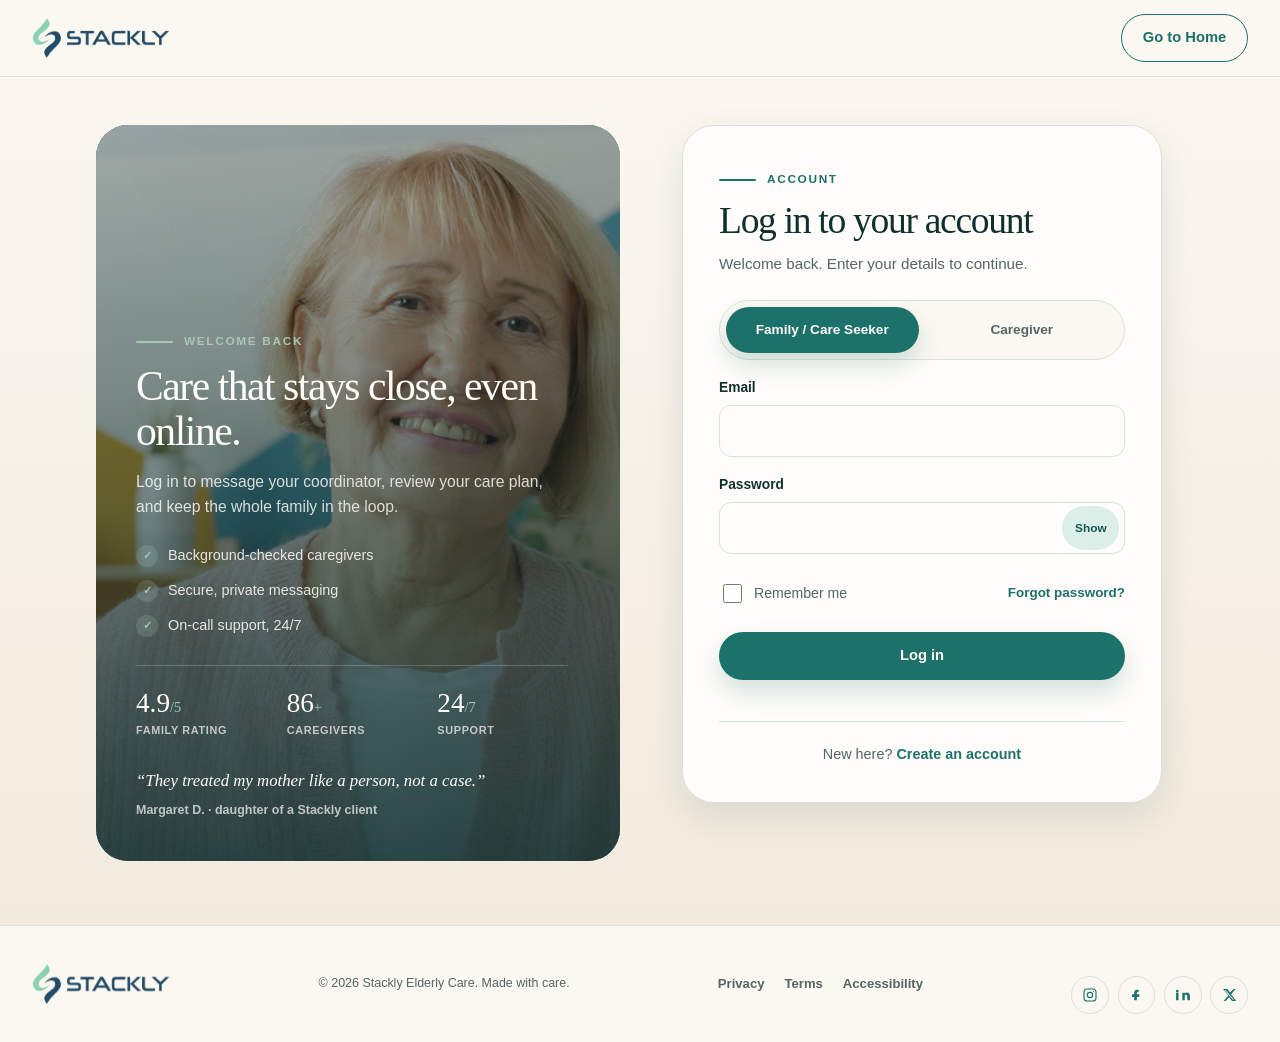
<file: login.html>
<!doctype html>
<html lang="en">
<head>
  <meta charset="utf-8">
  <meta name="viewport" content="width=device-width, initial-scale=1">
  <meta name="description" content="Log in to your Stackly Elderly Care account as a family member or a caregiver to manage care, schedules, and messages.">
  <title>Log In | Stackly Elderly Care</title>
  <link rel="stylesheet" href="css/auth.css">
  <script src="js/auth.js?v=3" defer></script>
</head>
<body class="auth-body">
  <a class="skip-link" href="#main-content">Skip to content</a>

  <header class="auth-header">
    <div class="container auth-header__inner">
      <a class="brand" href="index.html" aria-label="Stackly Elderly Care home">
        <img class="brand__logo" src="images/logo/logo-stackly.webp" width="346" height="100" alt="Stackly Elderly Care">
        
      </a>

      <a class="button button--outline auth-header__home" href="index.html">Go to Home</a>
    </div>
  </header>

  <main id="main-content" class="auth-main">
    <div class="auth-shell">
      <section class="auth-story" aria-labelledby="auth-story-title">
        <img class="auth-story__img" src="images/auth-side.webp" width="600" height="800" loading="lazy" decoding="async" alt="A smiling older woman relaxing comfortably at home">
        <div class="auth-story__scrim" aria-hidden="true"></div>
        <div class="auth-story__overlay">
          <p class="eyebrow eyebrow--light"><span class="eyebrow__line" aria-hidden="true"></span> Welcome back</p>
          <h2 class="auth-story__title" id="auth-story-title" data-copy-family="Care that stays close, even online." data-copy-caregiver="Your care work, supported every step.">Care that stays close, even online.</h2>
          <p class="auth-story__lead" data-copy-family="Log in to message your coordinator, review your care plan, and keep the whole family in the loop." data-copy-caregiver="Sign in to view your schedule, log your visits, and stay connected with the families you support.">Log in to message your coordinator, review your care plan, and keep the whole family in the loop.</p>
          <ul class="auth-story__points" data-role-story="family">
            <li><span class="auth-story__tick" aria-hidden="true">&#10003;</span> Background-checked caregivers</li>
            <li><span class="auth-story__tick" aria-hidden="true">&#10003;</span> Secure, private messaging</li>
            <li><span class="auth-story__tick" aria-hidden="true">&#10003;</span> On-call support, 24/7</li>
          </ul>
          <ul class="auth-story__points" data-role-story="caregiver" hidden>
            <li><span class="auth-story__tick" aria-hidden="true">&#10003;</span> Flexible schedules that suit you</li>
            <li><span class="auth-story__tick" aria-hidden="true">&#10003;</span> Clear visit details and pay</li>
            <li><span class="auth-story__tick" aria-hidden="true">&#10003;</span> A team that supports you 24/7</li>
          </ul>
          <div class="auth-story__stats">
            <div class="auth-story__stat"><strong>4.9<span>/5</span></strong><span>Family rating</span></div>
            <div class="auth-story__stat"><strong>86<span>+</span></strong><span>Caregivers</span></div>
            <div class="auth-story__stat"><strong>24<span>/7</span></strong><span>Support</span></div>
          </div>
          <figure class="auth-story__quote">
            <blockquote>&ldquo;They treated my mother like a person, not a case.&rdquo;</blockquote>
            <figcaption>Margaret D. &middot; daughter of a Stackly client</figcaption>
          </figure>
        </div>
      </section>

      <section class="auth-panel" aria-labelledby="auth-form-title">
        <div class="auth-card">
          <p class="eyebrow"><span class="eyebrow__line" aria-hidden="true"></span> Account</p>
          <h1 id="auth-form-title" data-copy-family="Log in to your account" data-copy-caregiver="Welcome back, caregiver">Log in to your account</h1>
          <p class="auth-card__lead" data-copy-family="Welcome back. Enter your details to continue." data-copy-caregiver="Sign in to manage your visits and schedule.">Welcome back. Enter your details to continue.</p>

          <form class="auth-form" data-auth-form novalidate data-processing-label="Logging in..." data-processing-message="Checking your details..." data-success-message="Welcome back! Taking you to your home page." data-success-redirect="index.html">
            <div class="auth-role" role="radiogroup" aria-label="I am signing in as">
              <label class="auth-role__option">
                <input class="auth-role__input" type="radio" name="role" value="family" checked>
                <span>Family / Care Seeker</span>
              </label>
              <label class="auth-role__option">
                <input class="auth-role__input" type="radio" name="role" value="caregiver">
                <span>Caregiver</span>
              </label>
            </div>

            <div class="auth-field">
              <label class="auth-field__label" for="login-email">Email</label>
              <input class="auth-field__input" id="login-email" name="email" type="email" autocomplete="email" required data-validate="email" data-label="email" aria-describedby="login-email-error">
              <p class="auth-field__error" id="login-email-error" data-error hidden></p>
            </div>

            <div class="auth-field">
              <label class="auth-field__label" for="login-password">Password</label>
              <div class="auth-input">
                <input class="auth-field__input" id="login-password" name="password" type="password" autocomplete="current-password" required data-validate="loginPassword" data-label="password" aria-describedby="login-password-error">
                <button class="auth-input__toggle" type="button" data-password-toggle aria-pressed="false" aria-controls="login-password" aria-label="Show password"><span data-toggle-text>Show</span></button>
              </div>
              <p class="auth-field__error" id="login-password-error" data-error hidden></p>
            </div>

            <div class="auth-field auth-field--row">
              <label class="auth-check" for="login-remember">
                <input id="login-remember" name="remember" type="checkbox">
                <span>Remember me</span>
              </label>
              <a class="auth-forgot" href="contact.html">Forgot password?</a>
            </div>

            <p class="auth-summary" data-form-summary role="alert" hidden></p>

            <button class="button auth-submit" type="submit" data-submit data-copy-family="Log in" data-copy-caregiver="Log in as caregiver">Log in</button>
            <p class="auth-status" data-form-status role="status" aria-live="polite"></p>
          </form>

          <p class="auth-switch">New here? <a data-role-link data-base="signup.html" href="signup.html?role=family">Create an account</a></p>
        </div>
      </section>
    </div>
  </main>

  <footer class="auth-footer">
    <div class="container auth-footer__inner">
      <a class="brand brand--footer" href="index.html" aria-label="Stackly Elderly Care home">
        <img class="brand__logo" src="images/logo/logo-stackly.webp" width="346" height="100" alt="Stackly Elderly Care">
        
      </a>

      <p class="auth-footer__copy">&copy; 2026 Stackly Elderly Care. Made with care.</p>

      <div class="auth-footer__links">
        <a href="404.html">Privacy</a>
        <a href="404.html">Terms</a>
        <a href="404.html">Accessibility</a>
      </div>

      <div class="footer-socials" aria-label="Social media links">
        <a href="404.html" aria-label="Stackly Care on Instagram"><svg viewBox="0 0 24 24" fill="none" stroke="currentColor" stroke-width="1.7" stroke-linecap="round" stroke-linejoin="round"><rect x="3" y="3" width="18" height="18" rx="5"/><circle cx="12" cy="12" r="4"/><path d="M17.5 6.5h.01"/></svg></a>
        <a href="404.html" aria-label="Stackly Care on Facebook"><svg viewBox="0 0 24 24" fill="currentColor"><path d="M14 8h2V4.4c-.3-.1-1.3-.2-2.5-.2-2.5 0-4.2 1.5-4.2 4.3V11H6v4h3.3v5h4v-5h3.3l.5-4h-3.8V8.9c0-1.1.3-1.9 1.7-1.9Z"/></svg></a>
        <a href="404.html" aria-label="Stackly Care on LinkedIn"><svg viewBox="0 0 24 24" fill="currentColor"><path d="M5.2 8.6H1.6V20h3.6V8.6ZM3.4 4A2.1 2.1 0 1 0 3.4 8.2 2.1 2.1 0 0 0 3.4 4ZM22.4 13.5c0-3.4-1.8-5.2-4.4-5.2-2 0-2.9 1.1-3.4 1.8V8.6H11V20h3.6v-5.6c0-1.5.3-2.9 2.1-2.9 1.8 0 1.8 1.7 1.8 3V20H22.4v-6.5Z"/></svg></a>
      <a href="404.html" aria-label="Stackly Care on X"><svg viewBox="0 0 24 24" fill="currentColor"><path d="M18.9 3H22l-6.8 7.8L22.8 21h-6.3l-4.4-5.7L6.9 21H3.8l7.3-8.4L3.1 3h6.4l4 5.2L18.9 3Zm-1.1 16.2h1.7L7.1 4.7H5.3l12.5 14.5Z"/></svg></a></div>
    </div>
  </footer>

  <div class="auth-toast" data-toast role="status" aria-live="polite" hidden></div>
</body>
</html>
</file>
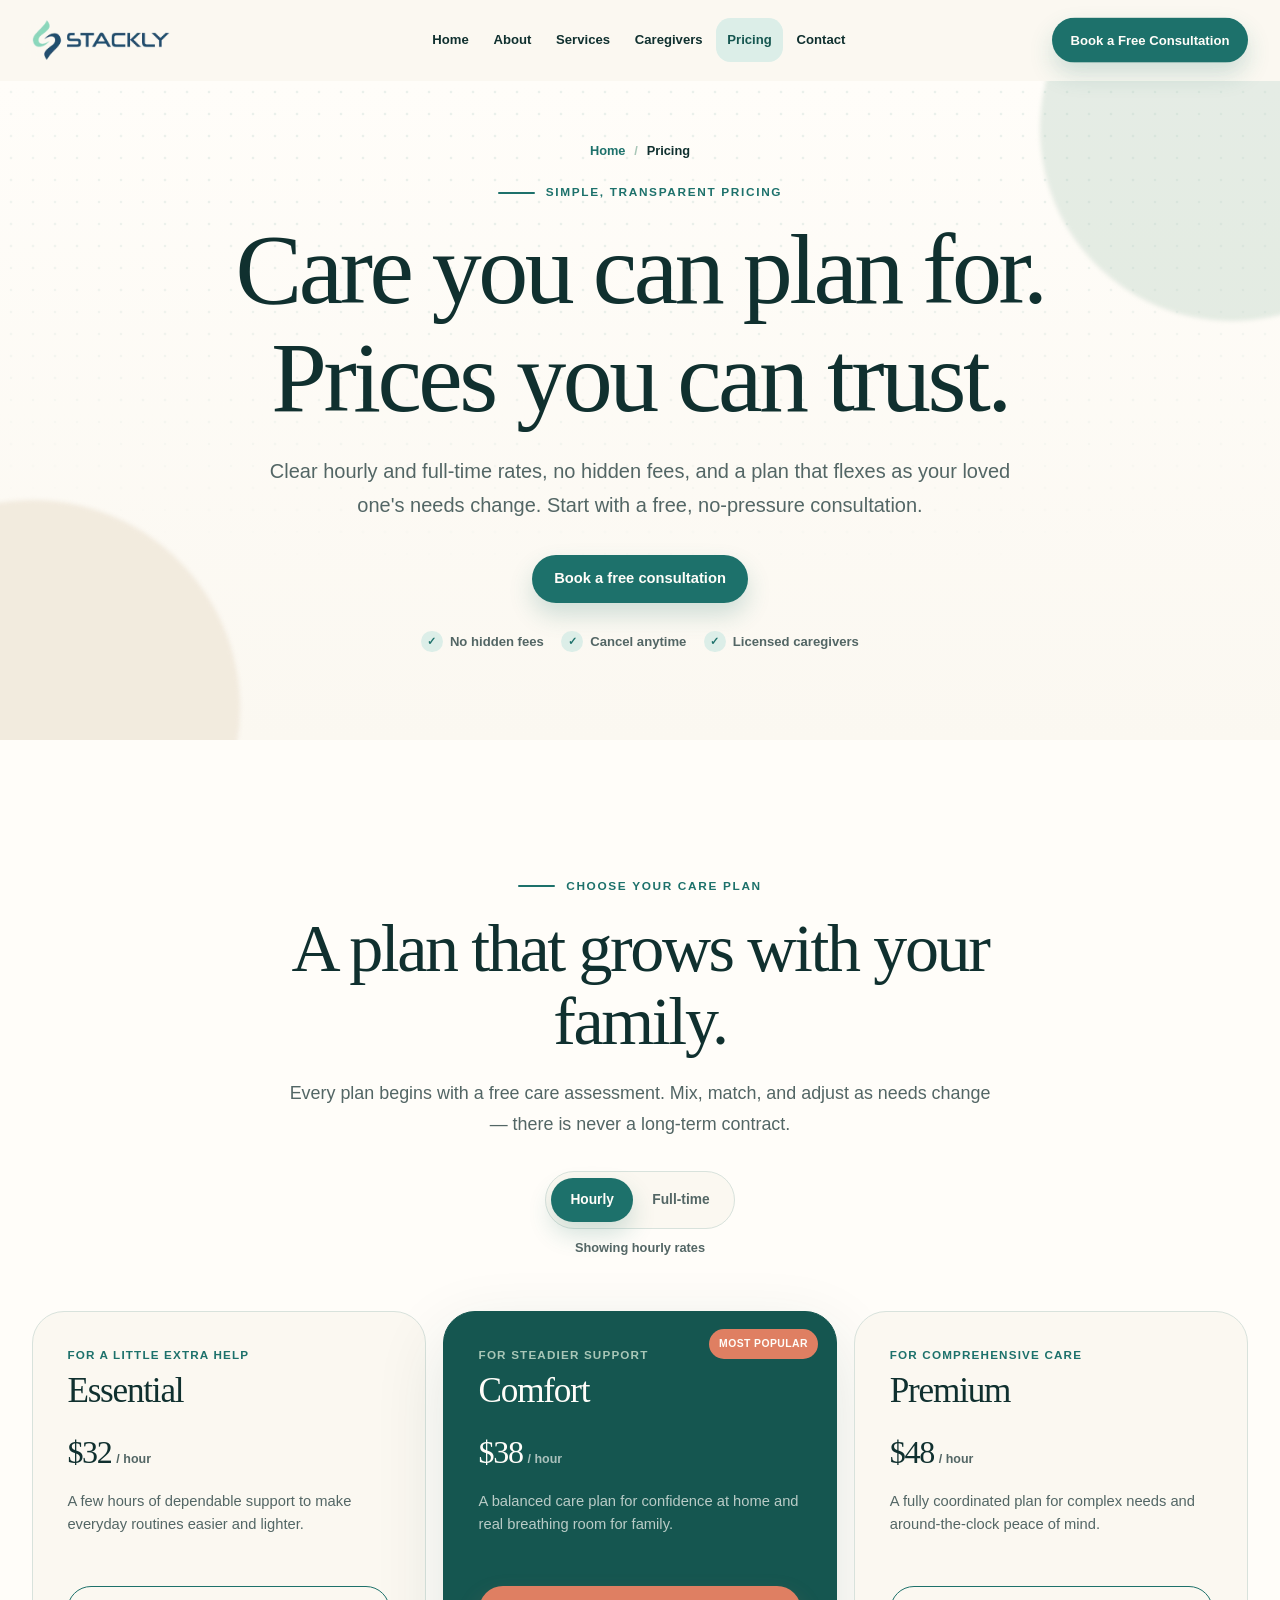
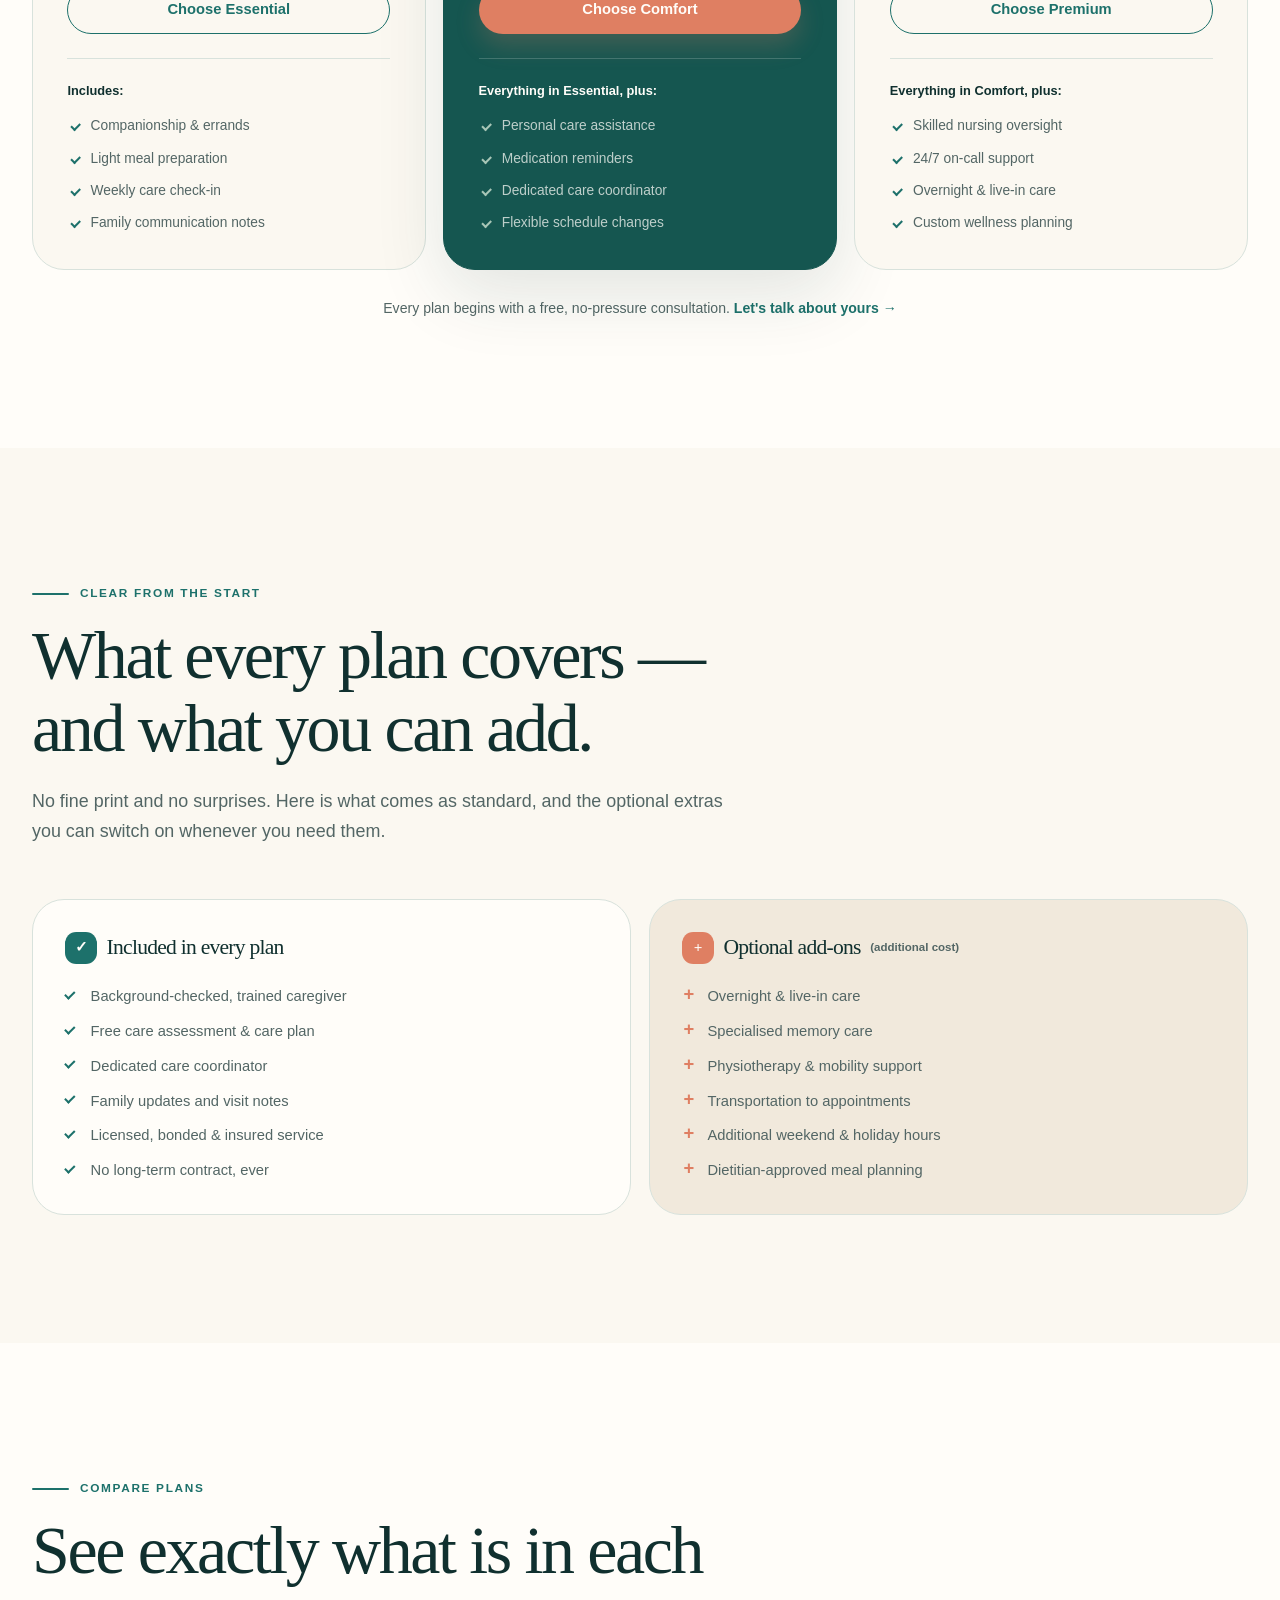
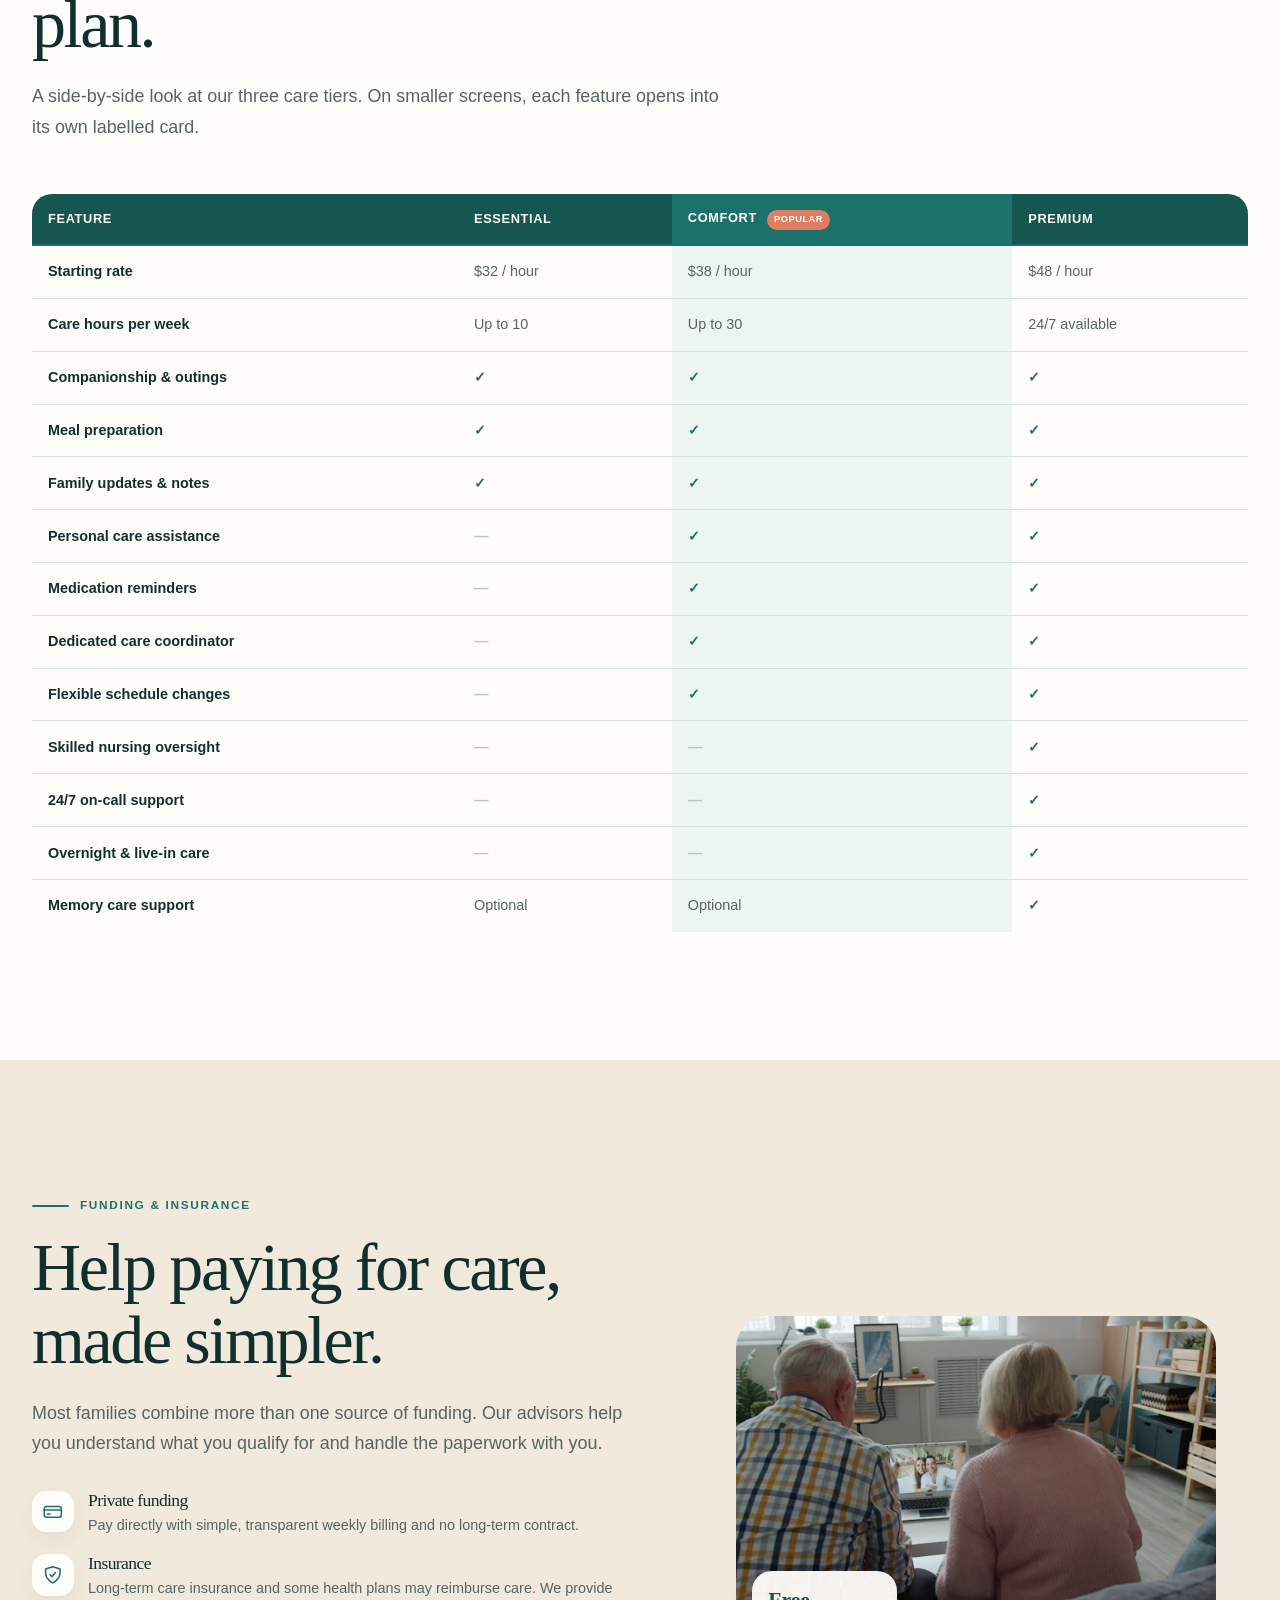
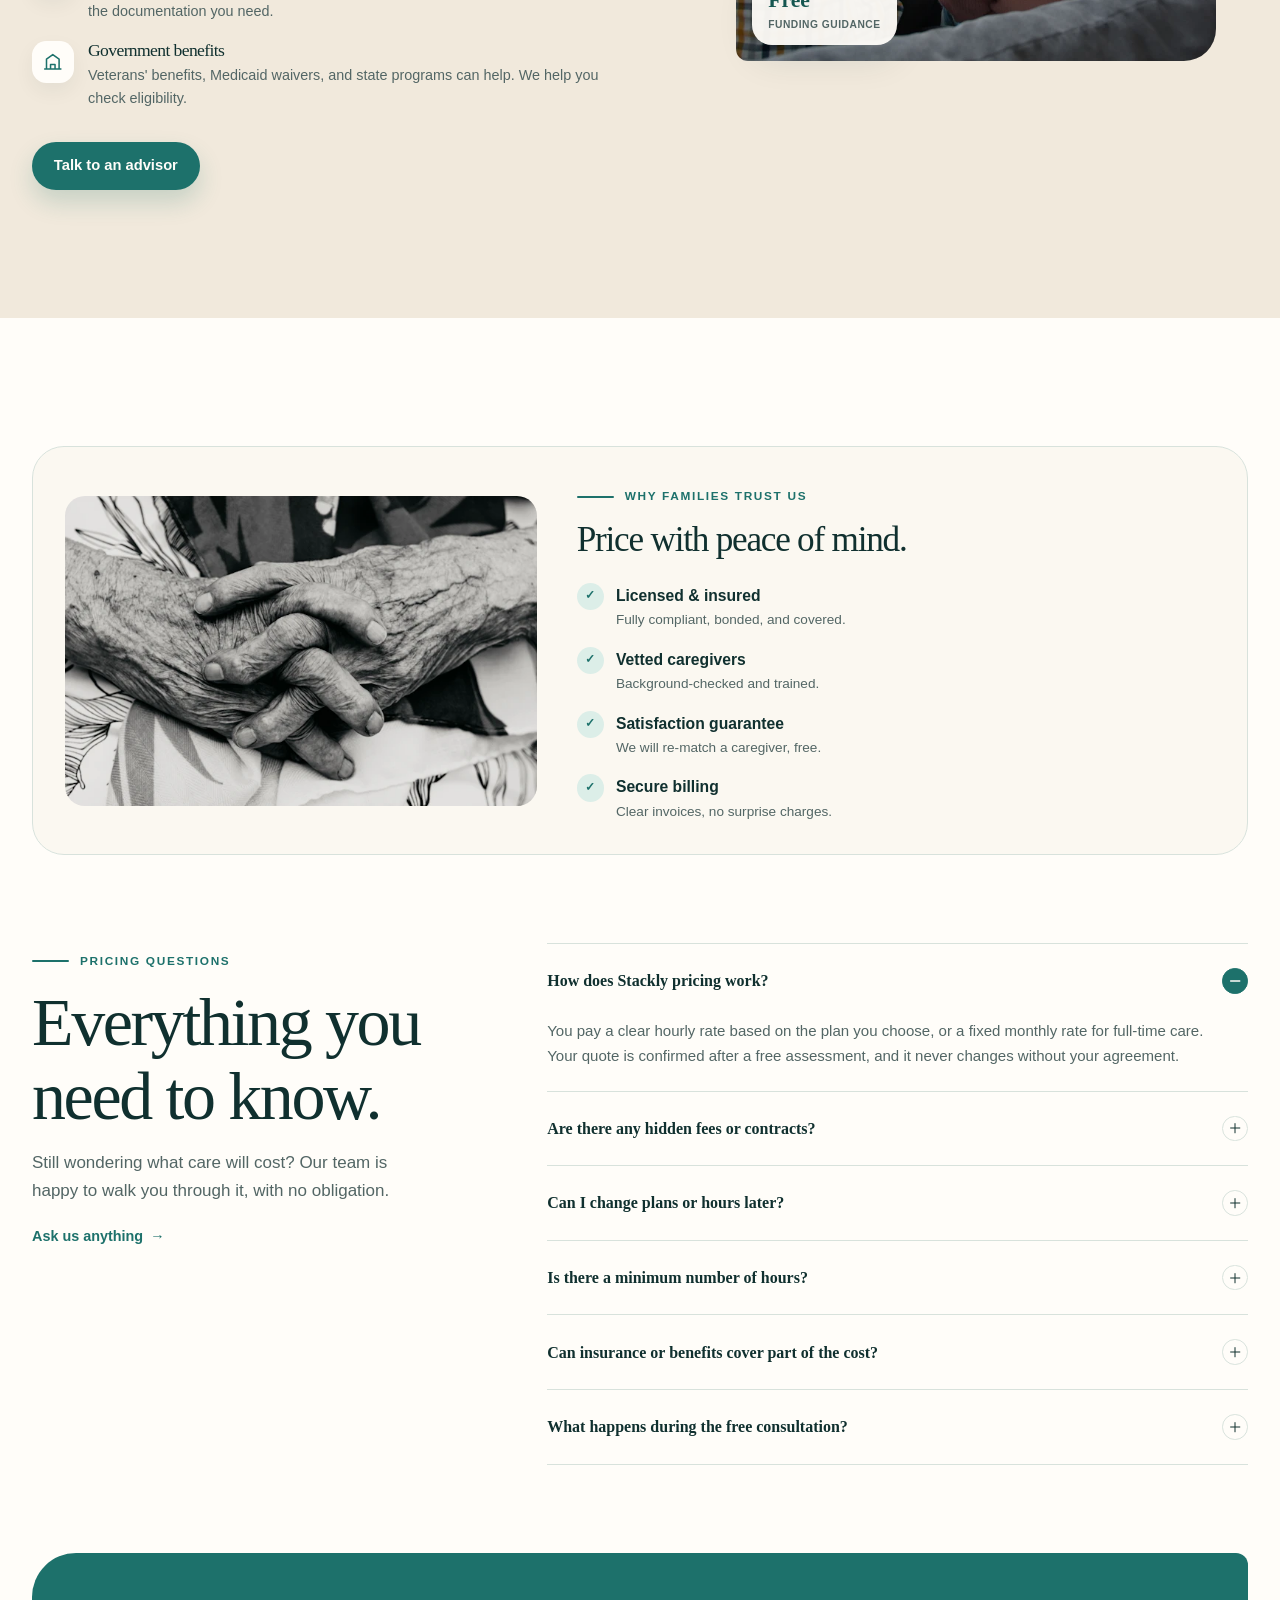
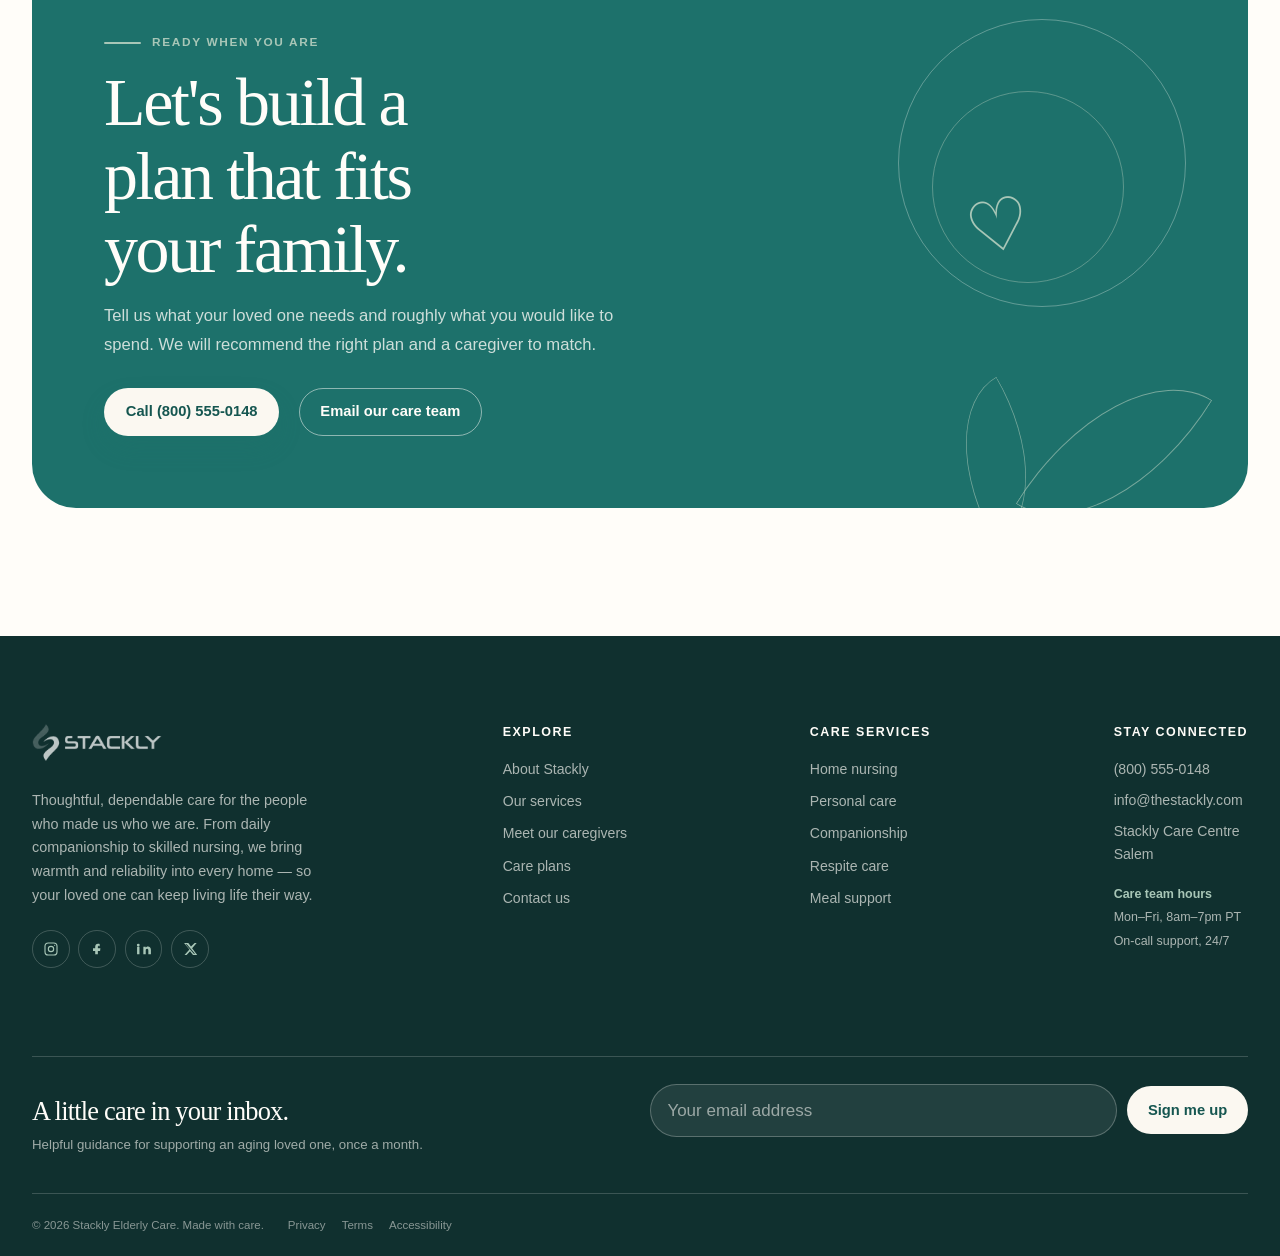
<file: pricing.html>
<!doctype html>
<html lang="en">
<head>
  <meta charset="utf-8">
  <meta name="viewport" content="width=device-width, initial-scale=1">
  <meta name="description" content="Simple, transparent pricing for Stackly Elderly Care. Compare our Essential, Comfort, and Premium plans, see what every plan includes, and find funding and insurance support.">
  <title>Pricing &amp; Plans | Stackly Elderly Care</title>
  <link rel="stylesheet" href="css/pricing.css">
  <script src="js/pricing.js" defer></script>
  <script src="js/redirects.js" defer></script>
</head>
<body>
  <a class="skip-link" href="#main-content">Skip to content</a>

  <header class="site-header" data-header>
    <div class="container header__inner">
      <a class="brand" href="index.html" aria-label="Stackly Elderly Care home">
        <img class="brand__logo" src="images/logo/logo-stackly.webp" width="346" height="100" alt="Stackly Elderly Care">
        
      </a>

      <button class="nav-toggle" type="button" aria-expanded="false" aria-controls="primary-navigation" aria-label="Open navigation menu">
        <span></span>
        <span></span>
        <span></span>
      </button>

      <nav class="primary-nav" id="primary-navigation" aria-label="Primary navigation">
        <ul class="primary-nav__list">
          <li><a class="nav-link" href="index.html">Home</a></li>
          <li><a class="nav-link" href="about.html">About</a></li>
          <li><a class="nav-link" href="services.html">Services</a></li>
          <li><a class="nav-link" href="caregivers.html">Caregivers</a></li>
          <li><a class="nav-link is-active" href="pricing.html" aria-current="page">Pricing</a></li>
          <li><a class="nav-link" href="contact.html">Contact</a></li>
          <li><a class="button button--small nav-cta" href="login.html">Book a Free Consultation</a></li>
        </ul><div class="primary-nav__foot">
          <a class="primary-nav__call" href="tel:+18005550148">
            <span class="primary-nav__call-icon" aria-hidden="true"><svg viewBox="0 0 24 24" fill="none" stroke="currentColor" stroke-width="1.7" stroke-linecap="round" stroke-linejoin="round"><path d="M5 4h3l2 5-2.5 1.5a11 11 0 0 0 5 5L14 13l5 2v3a2 2 0 0 1-2 2A15 15 0 0 1 3 6a2 2 0 0 1 2-2Z"/></svg></span>
            <span><small>Call our care team</small><strong>(800) 555-0148</strong></span>
          </a>
          <div class="primary-nav__socials" aria-label="Social media links">
            <a href="404.html" aria-label="Stackly Care on Instagram"><svg viewBox="0 0 24 24" fill="none" stroke="currentColor" stroke-width="1.7" stroke-linecap="round" stroke-linejoin="round"><rect x="3" y="3" width="18" height="18" rx="5"/><circle cx="12" cy="12" r="4"/><path d="M17.5 6.5h.01"/></svg></a>
            <a href="404.html" aria-label="Stackly Care on Facebook"><svg viewBox="0 0 24 24" fill="currentColor"><path d="M14 8h2V4.4c-.3-.1-1.3-.2-2.5-.2-2.5 0-4.2 1.5-4.2 4.3V11H6v4h3.3v5h4v-5h3.3l.5-4h-3.8V8.9c0-1.1.3-1.9 1.7-1.9Z"/></svg></a>
            <a href="404.html" aria-label="Stackly Care on LinkedIn"><svg viewBox="0 0 24 24" fill="currentColor"><path d="M5.2 8.6H1.6V20h3.6V8.6ZM3.4 4A2.1 2.1 0 1 0 3.4 8.2 2.1 2.1 0 0 0 3.4 4ZM22.4 13.5c0-3.4-1.8-5.2-4.4-5.2-2 0-2.9 1.1-3.4 1.8V8.6H11V20h3.6v-5.6c0-1.5.3-2.9 2.1-2.9 1.8 0 1.8 1.7 1.8 3V20H22.4v-6.5Z"/></svg></a>
          <a href="404.html" aria-label="Stackly Care on X"><svg viewBox="0 0 24 24" fill="currentColor"><path d="M18.9 3H22l-6.8 7.8L22.8 21h-6.3l-4.4-5.7L6.9 21H3.8l7.3-8.4L3.1 3h6.4l4 5.2L18.9 3Zm-1.1 16.2h1.7L7.1 4.7H5.3l12.5 14.5Z"/></svg></a></div>
        </div>
      </nav>
    </div>
  </header>

  <main id="main-content">
    <!-- 1. Pricing hero (compact centered, soft pattern) -->
    <section class="pr-hero" aria-labelledby="pr-hero-title">
      <div class="pr-hero__pattern" aria-hidden="true"></div>
      <div class="pr-hero__wash pr-hero__wash--one" aria-hidden="true"></div>
      <div class="pr-hero__wash pr-hero__wash--two" aria-hidden="true"></div>

      <div class="container pr-hero__inner">
        <nav class="pr-breadcrumb" aria-label="Breadcrumb">
          <ol>
            <li><a href="index.html">Home</a></li>
            <li aria-current="page">Pricing</li>
          </ol>
        </nav>

        <p class="eyebrow pr-hero__eyebrow"><span class="eyebrow__line" aria-hidden="true"></span> Simple, transparent pricing</p>
        <h1 id="pr-hero-title" class="pr-hero__title">Care you can plan for. Prices you can trust.</h1>
        <p class="pr-hero__lead">Clear hourly and full-time rates, no hidden fees, and a plan that flexes as your loved one's needs change. Start with a free, no-pressure consultation.</p>

        <div class="pr-hero__actions">
          <a class="button" href="index.html#contact">Book a free consultation</a>
        </div>

        <ul class="pr-hero__chips" aria-label="Our pricing promises">
          <li><span class="pr-hero__chip-icon" aria-hidden="true">&#10003;</span> No hidden fees</li>
          <li><span class="pr-hero__chip-icon" aria-hidden="true">&#10003;</span> Cancel anytime</li>
          <li><span class="pr-hero__chip-icon" aria-hidden="true">&#10003;</span> Licensed caregivers</li>
        </ul>
      </div>
    </section>

    <!-- 2. Pricing plans grid -->
    <section class="section pr-plans" id="plans" aria-labelledby="pr-plans-title">
      <div class="container">
        <div class="pr-plans__head" data-reveal>
          <p class="eyebrow"><span class="eyebrow__line" aria-hidden="true"></span> Choose your care plan</p>
          <h2 id="pr-plans-title">A plan that grows with your family.</h2>
          <p class="pr-lead">Every plan begins with a free care assessment. Mix, match, and adjust as needs change — there is never a long-term contract.</p>
        </div>

        <div class="pr-toggle-wrap" data-reveal data-reveal-delay="80">
          <div class="pr-toggle" data-billing-toggle role="group" aria-label="Choose how prices are shown">
            <button class="pr-toggle__option is-active" type="button" data-billing="hourly" aria-pressed="true">Hourly</button>
            <button class="pr-toggle__option" type="button" data-billing="monthly" aria-pressed="false">Full-time</button>
          </div>
          <p class="pr-toggle__note" data-billing-note aria-live="polite">Showing hourly rates</p>
        </div>

        <div class="pr-grid">
          <article class="pr-plan" data-reveal data-reveal-delay="60">
            <p class="pr-plan__tagline">For a little extra help</p>
            <h3 class="pr-plan__name">Essential</h3>
            <p class="pr-plan__price">
              <strong data-price-value data-hourly="$32" data-monthly="$3,400">$32</strong>
              <span data-price-unit data-hourly="/ hour" data-monthly="/ month">/ hour</span>
            </p>
            <p class="pr-plan__description">A few hours of dependable support to make everyday routines easier and lighter.</p>
            <a class="button button--outline button--full pr-plan__cta" href="index.html#contact">Choose Essential</a>
            <p class="pr-plan__includes">Includes:</p>
            <ul class="pr-feature-list">
              <li>Companionship &amp; errands</li>
              <li>Light meal preparation</li>
              <li>Weekly care check-in</li>
              <li>Family communication notes</li>
            </ul>
          </article>

          <article class="pr-plan pr-plan--featured" data-reveal data-reveal-delay="120">
            <span class="pr-plan__popular">Most popular</span>
            <p class="pr-plan__tagline">For steadier support</p>
            <h3 class="pr-plan__name">Comfort</h3>
            <p class="pr-plan__price">
              <strong data-price-value data-hourly="$38" data-monthly="$4,100">$38</strong>
              <span data-price-unit data-hourly="/ hour" data-monthly="/ month">/ hour</span>
            </p>
            <p class="pr-plan__description">A balanced care plan for confidence at home and real breathing room for family.</p>
            <a class="button button--coral button--full pr-plan__cta" href="index.html#contact">Choose Comfort</a>
            <p class="pr-plan__includes">Everything in Essential, plus:</p>
            <ul class="pr-feature-list">
              <li>Personal care assistance</li>
              <li>Medication reminders</li>
              <li>Dedicated care coordinator</li>
              <li>Flexible schedule changes</li>
            </ul>
          </article>

          <article class="pr-plan" data-reveal data-reveal-delay="180">
            <p class="pr-plan__tagline">For comprehensive care</p>
            <h3 class="pr-plan__name">Premium</h3>
            <p class="pr-plan__price">
              <strong data-price-value data-hourly="$48" data-monthly="$5,200">$48</strong>
              <span data-price-unit data-hourly="/ hour" data-monthly="/ month">/ hour</span>
            </p>
            <p class="pr-plan__description">A fully coordinated plan for complex needs and around-the-clock peace of mind.</p>
            <a class="button button--outline button--full pr-plan__cta" href="index.html#contact">Choose Premium</a>
            <p class="pr-plan__includes">Everything in Comfort, plus:</p>
            <ul class="pr-feature-list">
              <li>Skilled nursing oversight</li>
              <li>24/7 on-call support</li>
              <li>Overnight &amp; live-in care</li>
              <li>Custom wellness planning</li>
            </ul>
          </article>
        </div>

        <p class="pr-plans__note">Every plan begins with a free, no-pressure consultation. <a href="index.html#contact">Let's talk about yours <span aria-hidden="true">&#8594;</span></a></p>
      </div>
    </section>

    <!-- 3. What's included / add-ons -->
    <section class="section pr-included" id="included" aria-labelledby="pr-included-title">
      <div class="container">
        <div class="pr-included__head" data-reveal>
          <p class="eyebrow"><span class="eyebrow__line" aria-hidden="true"></span> Clear from the start</p>
          <h2 id="pr-included-title">What every plan covers — and what you can add.</h2>
          <p class="pr-lead">No fine print and no surprises. Here is what comes as standard, and the optional extras you can switch on whenever you need them.</p>
        </div>

        <div class="pr-included__grid">
          <div class="pr-included__panel" data-reveal data-reveal-delay="80">
            <h3 class="pr-included__panel-title"><span class="pr-included__badge pr-included__badge--yes" aria-hidden="true">&#10003;</span> Included in every plan</h3>
            <ul class="pr-included__list">
              <li>Background-checked, trained caregiver</li>
              <li>Free care assessment &amp; care plan</li>
              <li>Dedicated care coordinator</li>
              <li>Family updates and visit notes</li>
              <li>Licensed, bonded &amp; insured service</li>
              <li>No long-term contract, ever</li>
            </ul>
          </div>

          <div class="pr-included__panel pr-included__panel--addons" data-reveal data-reveal-delay="140">
            <h3 class="pr-included__panel-title"><span class="pr-included__badge pr-included__badge--plus" aria-hidden="true">+</span> Optional add-ons <small>(additional cost)</small></h3>
            <ul class="pr-included__list">
              <li>Overnight &amp; live-in care</li>
              <li>Specialised memory care</li>
              <li>Physiotherapy &amp; mobility support</li>
              <li>Transportation to appointments</li>
              <li>Additional weekend &amp; holiday hours</li>
              <li>Dietitian-approved meal planning</li>
            </ul>
          </div>
        </div>
      </div>
    </section>

    <!-- 4. Plan comparison table -->
    <section class="section pr-compare" id="compare" aria-labelledby="pr-compare-title">
      <div class="container">
        <div class="pr-compare__head" data-reveal>
          <p class="eyebrow"><span class="eyebrow__line" aria-hidden="true"></span> Compare plans</p>
          <h2 id="pr-compare-title">See exactly what is in each plan.</h2>
          <p class="pr-lead">A side-by-side look at our three care tiers. On smaller screens, each feature opens into its own labelled card.</p>
        </div>

        <div class="pr-table-wrap" data-reveal data-reveal-delay="80">
          <table class="pr-table">
            <caption class="sr-only">Comparison of Essential, Comfort and Premium Stackly care plans</caption>
            <thead>
              <tr>
                <th scope="col">Feature</th>
                <th scope="col">Essential</th>
                <th scope="col" class="pr-table__highlight">Comfort <span class="pr-table__flag">Popular</span></th>
                <th scope="col">Premium</th>
              </tr>
            </thead>
            <tbody>
              <tr>
                <th scope="row">Starting rate</th>
                <td data-label="Essential"><span class="pr-rate"><span data-price-value data-hourly="$32" data-monthly="$3,400">$32</span> <span data-price-unit data-hourly="/ hour" data-monthly="/ month">/ hour</span></span></td>
                <td data-label="Comfort" class="pr-table__highlight"><span class="pr-rate"><span data-price-value data-hourly="$38" data-monthly="$4,100">$38</span> <span data-price-unit data-hourly="/ hour" data-monthly="/ month">/ hour</span></span></td>
                <td data-label="Premium"><span class="pr-rate"><span data-price-value data-hourly="$48" data-monthly="$5,200">$48</span> <span data-price-unit data-hourly="/ hour" data-monthly="/ month">/ hour</span></span></td>
              </tr>
              <tr>
                <th scope="row">Care hours per week</th>
                <td data-label="Essential">Up to 10</td>
                <td data-label="Comfort" class="pr-table__highlight">Up to 30</td>
                <td data-label="Premium">24/7 available</td>
              </tr>
              <tr>
                <th scope="row">Companionship &amp; outings</th>
                <td data-label="Essential"><span class="pr-yes" aria-label="Included">&#10003;</span></td>
                <td data-label="Comfort" class="pr-table__highlight"><span class="pr-yes" aria-label="Included">&#10003;</span></td>
                <td data-label="Premium"><span class="pr-yes" aria-label="Included">&#10003;</span></td>
              </tr>
              <tr>
                <th scope="row">Meal preparation</th>
                <td data-label="Essential"><span class="pr-yes" aria-label="Included">&#10003;</span></td>
                <td data-label="Comfort" class="pr-table__highlight"><span class="pr-yes" aria-label="Included">&#10003;</span></td>
                <td data-label="Premium"><span class="pr-yes" aria-label="Included">&#10003;</span></td>
              </tr>
              <tr>
                <th scope="row">Family updates &amp; notes</th>
                <td data-label="Essential"><span class="pr-yes" aria-label="Included">&#10003;</span></td>
                <td data-label="Comfort" class="pr-table__highlight"><span class="pr-yes" aria-label="Included">&#10003;</span></td>
                <td data-label="Premium"><span class="pr-yes" aria-label="Included">&#10003;</span></td>
              </tr>
              <tr>
                <th scope="row">Personal care assistance</th>
                <td data-label="Essential"><span class="pr-no" aria-label="Not included">&#8212;</span></td>
                <td data-label="Comfort" class="pr-table__highlight"><span class="pr-yes" aria-label="Included">&#10003;</span></td>
                <td data-label="Premium"><span class="pr-yes" aria-label="Included">&#10003;</span></td>
              </tr>
              <tr>
                <th scope="row">Medication reminders</th>
                <td data-label="Essential"><span class="pr-no" aria-label="Not included">&#8212;</span></td>
                <td data-label="Comfort" class="pr-table__highlight"><span class="pr-yes" aria-label="Included">&#10003;</span></td>
                <td data-label="Premium"><span class="pr-yes" aria-label="Included">&#10003;</span></td>
              </tr>
              <tr>
                <th scope="row">Dedicated care coordinator</th>
                <td data-label="Essential"><span class="pr-no" aria-label="Not included">&#8212;</span></td>
                <td data-label="Comfort" class="pr-table__highlight"><span class="pr-yes" aria-label="Included">&#10003;</span></td>
                <td data-label="Premium"><span class="pr-yes" aria-label="Included">&#10003;</span></td>
              </tr>
              <tr>
                <th scope="row">Flexible schedule changes</th>
                <td data-label="Essential"><span class="pr-no" aria-label="Not included">&#8212;</span></td>
                <td data-label="Comfort" class="pr-table__highlight"><span class="pr-yes" aria-label="Included">&#10003;</span></td>
                <td data-label="Premium"><span class="pr-yes" aria-label="Included">&#10003;</span></td>
              </tr>
              <tr>
                <th scope="row">Skilled nursing oversight</th>
                <td data-label="Essential"><span class="pr-no" aria-label="Not included">&#8212;</span></td>
                <td data-label="Comfort" class="pr-table__highlight"><span class="pr-no" aria-label="Not included">&#8212;</span></td>
                <td data-label="Premium"><span class="pr-yes" aria-label="Included">&#10003;</span></td>
              </tr>
              <tr>
                <th scope="row">24/7 on-call support</th>
                <td data-label="Essential"><span class="pr-no" aria-label="Not included">&#8212;</span></td>
                <td data-label="Comfort" class="pr-table__highlight"><span class="pr-no" aria-label="Not included">&#8212;</span></td>
                <td data-label="Premium"><span class="pr-yes" aria-label="Included">&#10003;</span></td>
              </tr>
              <tr>
                <th scope="row">Overnight &amp; live-in care</th>
                <td data-label="Essential"><span class="pr-no" aria-label="Not included">&#8212;</span></td>
                <td data-label="Comfort" class="pr-table__highlight"><span class="pr-no" aria-label="Not included">&#8212;</span></td>
                <td data-label="Premium"><span class="pr-yes" aria-label="Included">&#10003;</span></td>
              </tr>
              <tr>
                <th scope="row">Memory care support</th>
                <td data-label="Essential">Optional</td>
                <td data-label="Comfort" class="pr-table__highlight">Optional</td>
                <td data-label="Premium"><span class="pr-yes" aria-label="Included">&#10003;</span></td>
              </tr>
            </tbody>
          </table>
        </div>
      </div>
    </section>

    <!-- 5. Funding & insurance help -->
    <section class="section pr-funding" id="funding" aria-labelledby="pr-funding-title">
      <div class="container pr-funding__grid">
        <div class="pr-funding__content" data-reveal>
          <p class="eyebrow"><span class="eyebrow__line" aria-hidden="true"></span> Funding &amp; insurance</p>
          <h2 id="pr-funding-title">Help paying for care, made simpler.</h2>
          <p class="pr-lead">Most families combine more than one source of funding. Our advisors help you understand what you qualify for and handle the paperwork with you.</p>

          <ul class="pr-funding__options">
            <li class="pr-funding__option">
              <span class="pr-funding__icon" aria-hidden="true">
                <svg viewBox="0 0 24 24" fill="none" stroke="currentColor" stroke-width="1.7" stroke-linecap="round" stroke-linejoin="round"><rect x="2.5" y="6" width="19" height="12" rx="2.5"/><path d="M2.5 10h19M6 14.5h3"/></svg>
              </span>
              <div><h3>Private funding</h3><p>Pay directly with simple, transparent weekly billing and no long-term contract.</p></div>
            </li>
            <li class="pr-funding__option">
              <span class="pr-funding__icon" aria-hidden="true">
                <svg viewBox="0 0 24 24" fill="none" stroke="currentColor" stroke-width="1.7" stroke-linecap="round" stroke-linejoin="round"><path d="M12 21s8-4.3 8-10.1V5.6L12 3 4 5.6v5.3C4 16.7 12 21 12 21Z"/><path d="m9 12 2 2 4-4.5"/></svg>
              </span>
              <div><h3>Insurance</h3><p>Long-term care insurance and some health plans may reimburse care. We provide the documentation you need.</p></div>
            </li>
            <li class="pr-funding__option">
              <span class="pr-funding__icon" aria-hidden="true">
                <svg viewBox="0 0 24 24" fill="none" stroke="currentColor" stroke-width="1.7" stroke-linecap="round" stroke-linejoin="round"><path d="M3 20h18M5 20V9l7-5 7 5v11M9.5 20v-5h5v5"/></svg>
              </span>
              <div><h3>Government benefits</h3><p>Veterans' benefits, Medicaid waivers, and state programs can help. We help you check eligibility.</p></div>
            </li>
          </ul>

          <a class="button pr-funding__cta" href="index.html#contact">Talk to an advisor</a>
        </div>

        <figure class="pr-funding__media" data-reveal data-reveal-delay="100">
          <img src="images/pricing-funding.webp" width="640" height="460" loading="lazy" decoding="async" alt="An older couple connecting with their family over a video call while planning care together">
          <figcaption class="pr-funding__badge"><strong>Free</strong><span>funding guidance</span></figcaption>
        </figure>
      </div>
    </section>

    <!-- 6. Trust + FAQ + final CTA -->
    <section class="section pr-closing" id="faq" aria-labelledby="pr-faq-title">
      <div class="container">
        <div class="pr-trust" data-reveal>
          <figure class="pr-trust__media">
            <img src="images/pricing-trust.webp" width="640" height="420" loading="lazy" decoding="async" alt="Close-up of an older person's hands gently clasped together, resting in comfort">
          </figure>
          <div class="pr-trust__body">
            <p class="eyebrow"><span class="eyebrow__line" aria-hidden="true"></span> Why families trust us</p>
            <h2 class="pr-trust__title">Price with peace of mind.</h2>
            <ul class="pr-trust__list">
              <li><span class="pr-trust__icon" aria-hidden="true">&#10003;</span><span><strong>Licensed &amp; insured</strong><small>Fully compliant, bonded, and covered.</small></span></li>
              <li><span class="pr-trust__icon" aria-hidden="true">&#10003;</span><span><strong>Vetted caregivers</strong><small>Background-checked and trained.</small></span></li>
              <li><span class="pr-trust__icon" aria-hidden="true">&#10003;</span><span><strong>Satisfaction guarantee</strong><small>We will re-match a caregiver, free.</small></span></li>
              <li><span class="pr-trust__icon" aria-hidden="true">&#10003;</span><span><strong>Secure billing</strong><small>Clear invoices, no surprise charges.</small></span></li>
            </ul>
          </div>
        </div>

        <div class="faq-layout pr-faq">
          <div class="faq-intro" data-reveal>
            <p class="eyebrow"><span class="eyebrow__line" aria-hidden="true"></span> Pricing questions</p>
            <h2 id="pr-faq-title">Everything you need to know.</h2>
            <p>Still wondering what care will cost? Our team is happy to walk you through it, with no obligation.</p>
            <a class="text-link" href="index.html#contact">Ask us anything <span aria-hidden="true">&#8594;</span></a>
          </div>

          <div class="faq-list" data-faq data-reveal data-reveal-delay="100">
            <div class="faq-item is-open">
              <h3><button type="button" class="faq-question" aria-expanded="true" aria-controls="pr-faq-1" id="pr-faq-q1"><span>How does Stackly pricing work?</span><span class="faq-question__icon" aria-hidden="true"></span></button></h3>
              <div class="faq-answer" id="pr-faq-1" role="region" aria-labelledby="pr-faq-q1"><p>You pay a clear hourly rate based on the plan you choose, or a fixed monthly rate for full-time care. Your quote is confirmed after a free assessment, and it never changes without your agreement.</p></div>
            </div>
            <div class="faq-item">
              <h3><button type="button" class="faq-question" aria-expanded="false" aria-controls="pr-faq-2" id="pr-faq-q2"><span>Are there any hidden fees or contracts?</span><span class="faq-question__icon" aria-hidden="true"></span></button></h3>
              <div class="faq-answer" id="pr-faq-2" role="region" aria-labelledby="pr-faq-q2" hidden><p>No. The rate you are quoted is the rate you pay. There are no sign-up fees, and there is never a long-term contract. You can pause or cancel at any time.</p></div>
            </div>
            <div class="faq-item">
              <h3><button type="button" class="faq-question" aria-expanded="false" aria-controls="pr-faq-3" id="pr-faq-q3"><span>Can I change plans or hours later?</span><span class="faq-question__icon" aria-hidden="true"></span></button></h3>
              <div class="faq-answer" id="pr-faq-3" role="region" aria-labelledby="pr-faq-q3" hidden><p>Absolutely. Needs change, and your plan can change with them. Your coordinator will help you add hours, switch tiers, or add optional services whenever you need.</p></div>
            </div>
            <div class="faq-item">
              <h3><button type="button" class="faq-question" aria-expanded="false" aria-controls="pr-faq-4" id="pr-faq-q4"><span>Is there a minimum number of hours?</span><span class="faq-question__icon" aria-hidden="true"></span></button></h3>
              <div class="faq-answer" id="pr-faq-4" role="region" aria-labelledby="pr-faq-q4" hidden><p>Most visits start at a few hours at a time, and there is no long-term commitment. You can scale support up or down as your family's needs change.</p></div>
            </div>
            <div class="faq-item">
              <h3><button type="button" class="faq-question" aria-expanded="false" aria-controls="pr-faq-5" id="pr-faq-q5"><span>Can insurance or benefits cover part of the cost?</span><span class="faq-question__icon" aria-hidden="true"></span></button></h3>
              <div class="faq-answer" id="pr-faq-5" role="region" aria-labelledby="pr-faq-q5" hidden><p>Often, yes. Long-term care insurance, veterans' benefits, Medicaid waivers, and some state programs can help. Our advisors will help you check what you qualify for and provide the paperwork.</p></div>
            </div>
            <div class="faq-item">
              <h3><button type="button" class="faq-question" aria-expanded="false" aria-controls="pr-faq-6" id="pr-faq-q6"><span>What happens during the free consultation?</span><span class="faq-question__icon" aria-hidden="true"></span></button></h3>
              <div class="faq-answer" id="pr-faq-6" role="region" aria-labelledby="pr-faq-q6" hidden><p>It is an easy, no-pressure conversation about your loved one, your budget, and the support that would help most. You will get a clear recommendation and a written quote, with no obligation to continue.</p></div>
            </div>
          </div>
        </div>

        <div class="cta-band" data-reveal>
          <div class="cta-band__copy">
            <p class="eyebrow eyebrow--light"><span class="eyebrow__line" aria-hidden="true"></span> Ready when you are</p>
            <h2>Let's build a plan that fits your family.</h2>
            <p>Tell us what your loved one needs and roughly what you would like to spend. We will recommend the right plan and a caregiver to match.</p>
            <div class="button-group">
              <a class="button button--cream" href="tel:+18005550148">Call (800) 555-0148</a>
              <a class="button button--ghost-light" href="mailto:info@thestackly.com">Email our care team</a>
            </div>
          </div>
          <div class="cta-band__art" aria-hidden="true"><span class="cta-band__circle cta-band__circle--one"></span><span class="cta-band__circle cta-band__circle--two"></span><span class="cta-band__leaf cta-band__leaf--one"></span><span class="cta-band__leaf cta-band__leaf--two"></span><span class="cta-band__heart">&#9825;</span></div>
        </div>
      </div>
    </section>
  </main>

  <footer class="site-footer">
    <div class="container">
      <div class="footer-main">
        <div class="footer-brand"><a class="brand brand--footer" href="index.html" aria-label="Stackly Elderly Care home"><img class="brand__logo" src="images/logo/logo-stackly.webp" width="346" height="100" alt="Stackly Elderly Care"></a><p>Thoughtful, dependable care for the people who made us who we are. From daily companionship to skilled nursing, we bring warmth and reliability into every home &mdash; so your loved one can keep living life their way.</p><div class="footer-socials" aria-label="Social media links"><a href="404.html" aria-label="Stackly Care on Instagram"><svg viewBox="0 0 24 24" fill="none" stroke="currentColor" stroke-width="1.7" stroke-linecap="round" stroke-linejoin="round"><rect x="3" y="3" width="18" height="18" rx="5"/><circle cx="12" cy="12" r="4"/><path d="M17.5 6.5h.01"/></svg></a><a href="404.html" aria-label="Stackly Care on Facebook"><svg viewBox="0 0 24 24" fill="currentColor"><path d="M14 8h2V4.4c-.3-.1-1.3-.2-2.5-.2-2.5 0-4.2 1.5-4.2 4.3V11H6v4h3.3v5h4v-5h3.3l.5-4h-3.8V8.9c0-1.1.3-1.9 1.7-1.9Z"/></svg></a><a href="404.html" aria-label="Stackly Care on LinkedIn"><svg viewBox="0 0 24 24" fill="currentColor"><path d="M5.2 8.6H1.6V20h3.6V8.6ZM3.4 4A2.1 2.1 0 1 0 3.4 8.2 2.1 2.1 0 0 0 3.4 4ZM22.4 13.5c0-3.4-1.8-5.2-4.4-5.2-2 0-2.9 1.1-3.4 1.8V8.6H11V20h3.6v-5.6c0-1.5.3-2.9 2.1-2.9 1.8 0 1.8 1.7 1.8 3V20H22.4v-6.5Z"/></svg></a><a href="404.html" aria-label="Stackly Care on X"><svg viewBox="0 0 24 24" fill="currentColor"><path d="M18.9 3H22l-6.8 7.8L22.8 21h-6.3l-4.4-5.7L6.9 21H3.8l7.3-8.4L3.1 3h6.4l4 5.2L18.9 3Zm-1.1 16.2h1.7L7.1 4.7H5.3l12.5 14.5Z"/></svg></a></div></div>
        <div class="footer-column"><h2>Explore</h2><ul><li><a href="404.html">About Stackly</a></li><li><a href="404.html">Our services</a></li><li><a href="404.html">Meet our caregivers</a></li><li><a href="404.html">Care plans</a></li><li><a href="404.html">Contact us</a></li></ul></div>
        <div class="footer-column"><h2>Care services</h2><ul><li><a href="404.html">Home nursing</a></li><li><a href="404.html">Personal care</a></li><li><a href="404.html">Companionship</a></li><li><a href="404.html">Respite care</a></li><li><a href="404.html">Meal support</a></li></ul></div>
        <div class="footer-column footer-contact"><h2>Stay connected</h2><address><a href="404.html">(800) 555-0148</a><a href="404.html">info@thestackly.com</a><span>Stackly Care Centre<br>Salem</span></address><p class="footer-hours"><strong>Care team hours</strong><span>Mon&ndash;Fri, 8am&ndash;7pm PT</span><span>On-call support, 24/7</span></p></div>
      </div>
      <div class="footer-newsletter"><div><h2>A little care in your inbox.</h2><p>Helpful guidance for supporting an aging loved one, once a month.</p></div><form class="newsletter-form" data-newsletter-form novalidate><label class="sr-only" for="newsletter-email">Email address</label><input id="newsletter-email" type="email" name="email" placeholder="Your email address" autocomplete="email" required><button class="button button--cream" type="submit">Sign me up</button><p class="newsletter-form__status" data-newsletter-status aria-live="polite"></p></form></div>
      <div class="footer-bottom"><p>&copy; 2026 Stackly Elderly Care. Made with care.</p><div><a href="404.html">Privacy</a><a href="404.html">Terms</a><a href="404.html">Accessibility</a></div><button class="back-to-top" type="button" data-back-to-top aria-label="Back to top"><span aria-hidden="true">&#8593;</span></button></div>
    </div>
  </footer>
</body>
</html>
</file>
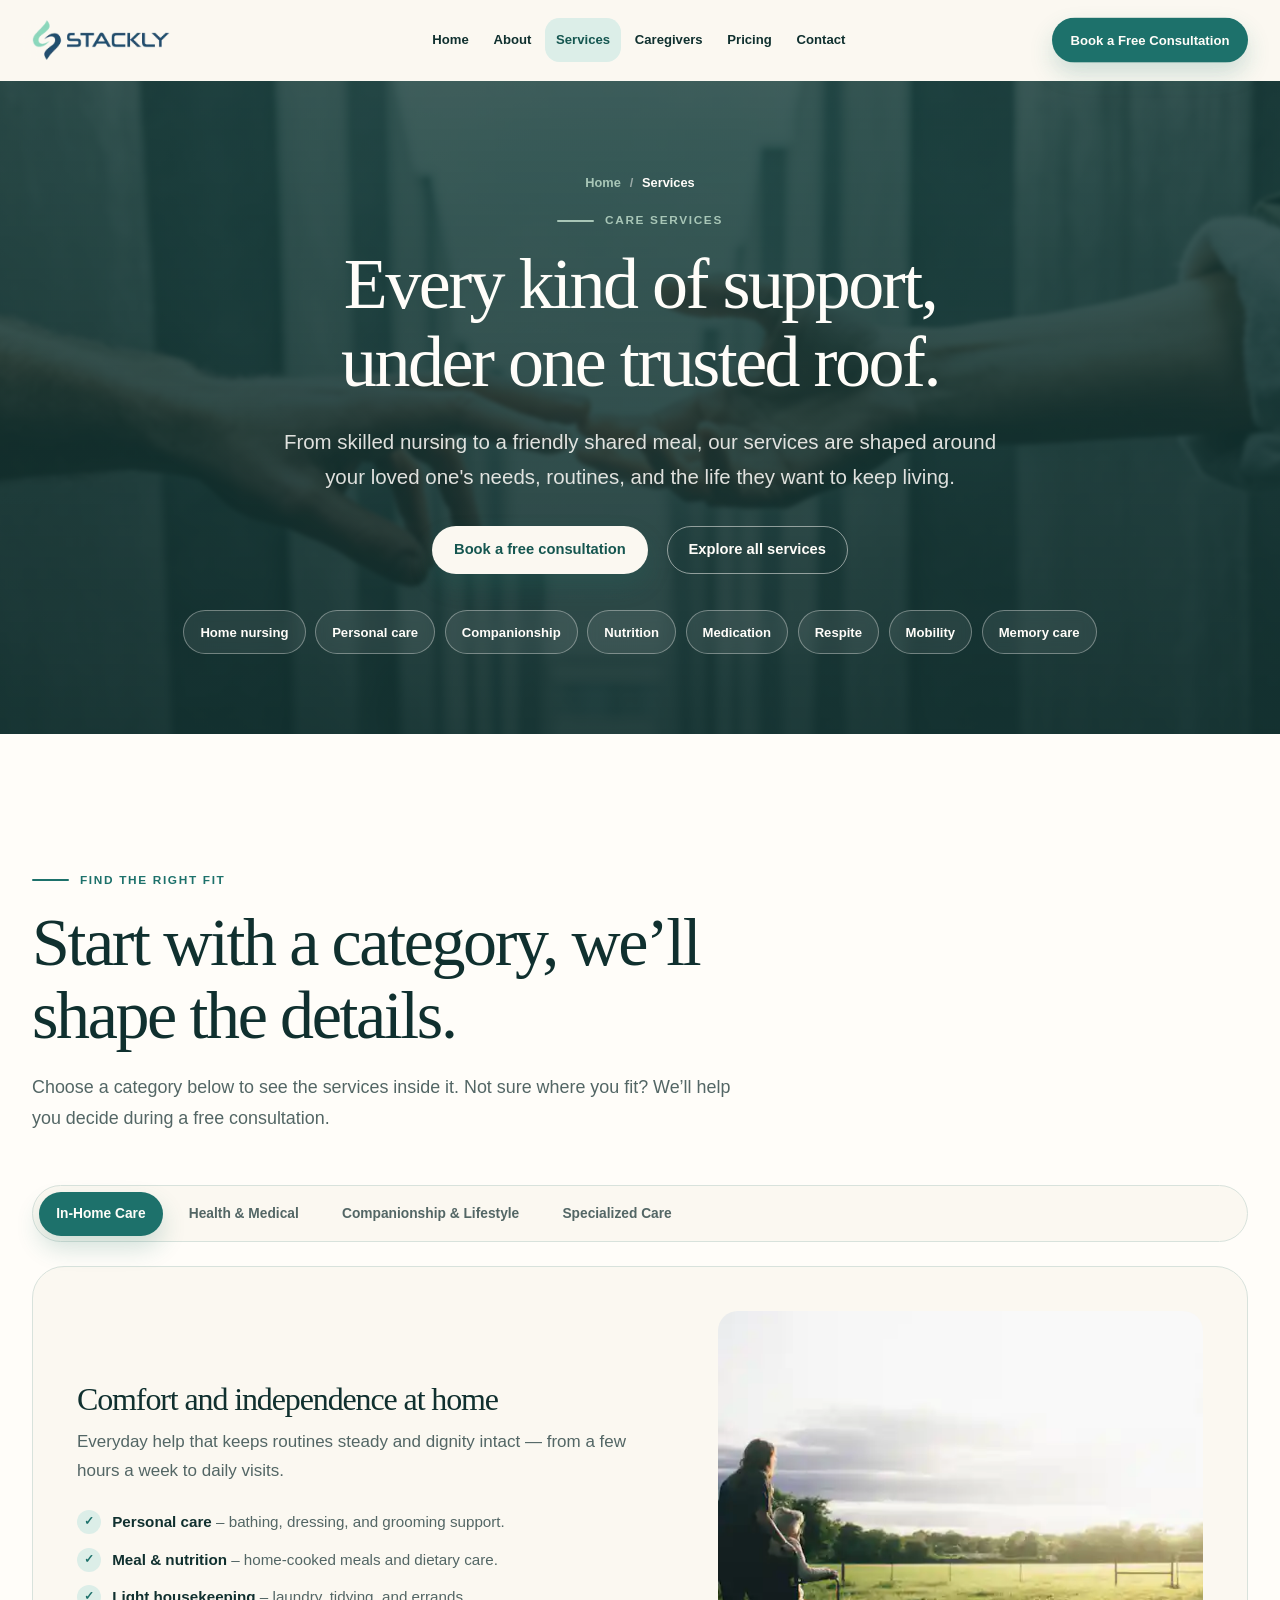
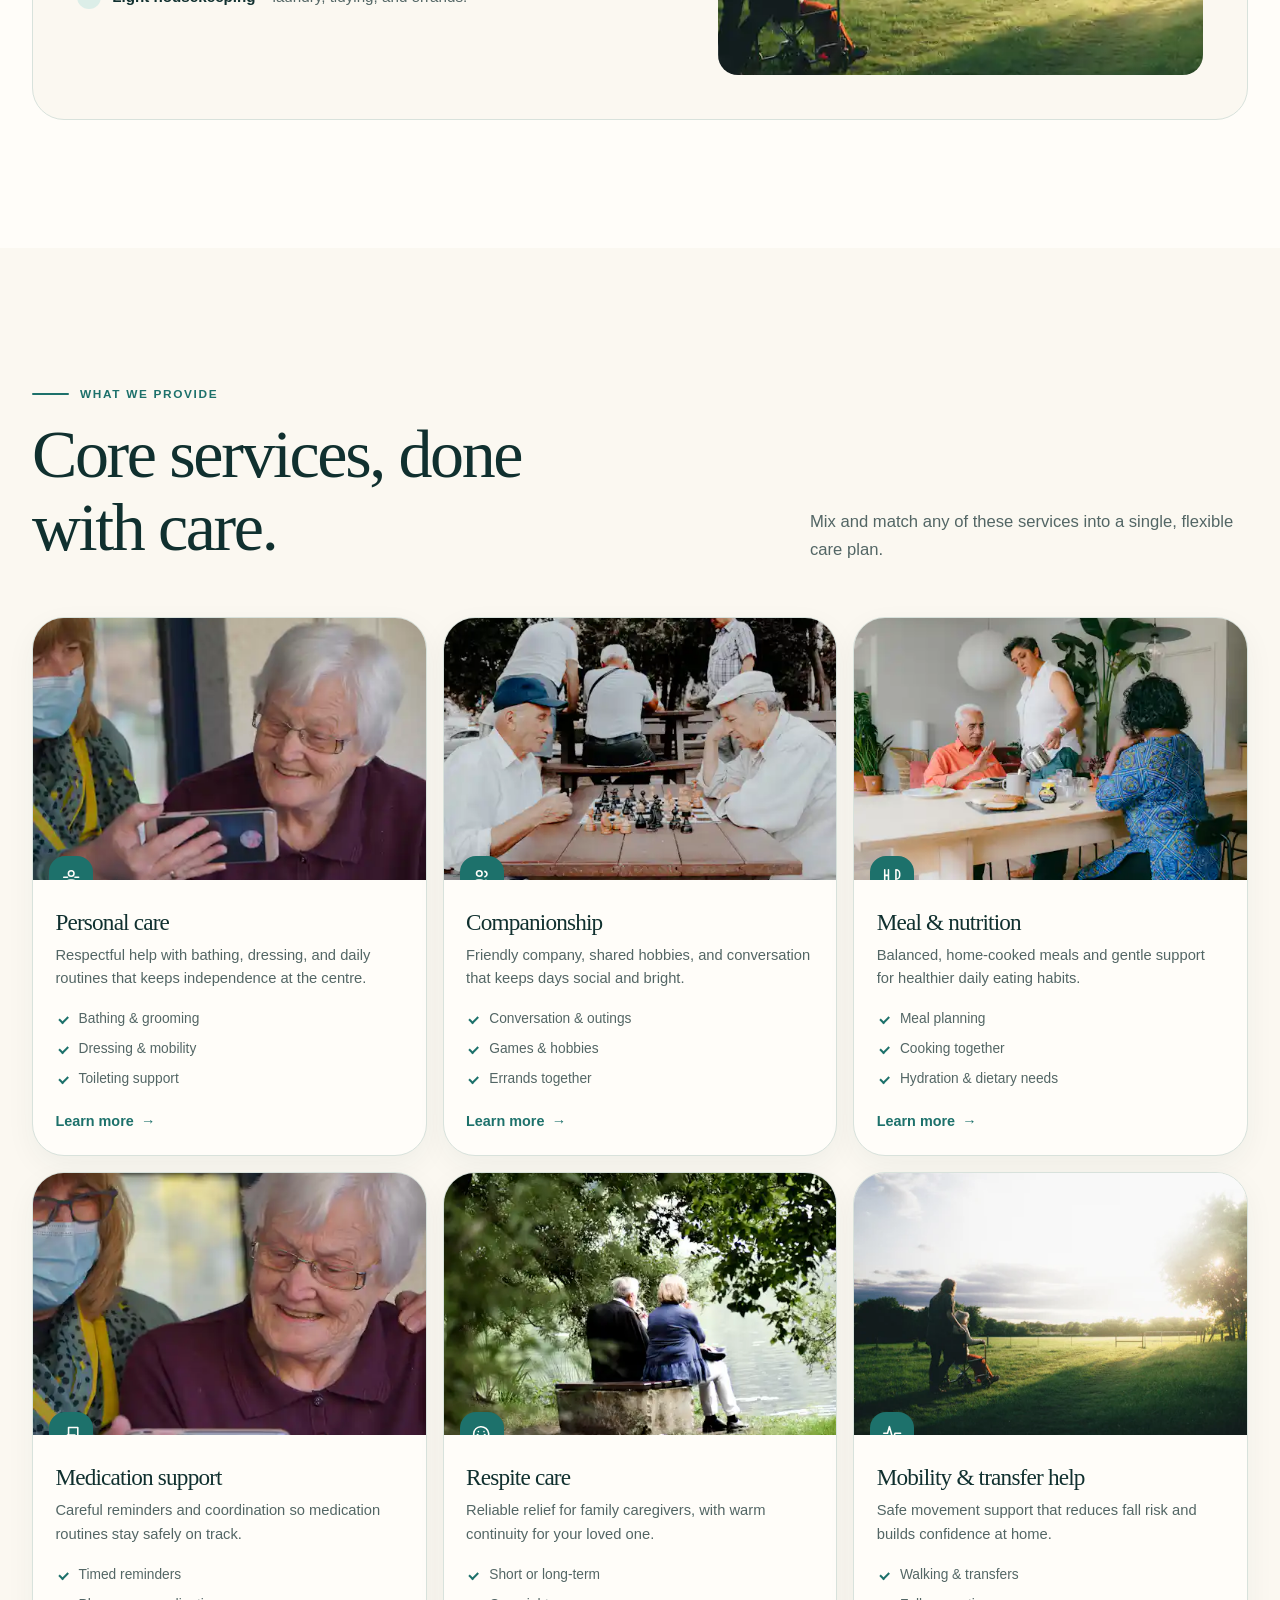
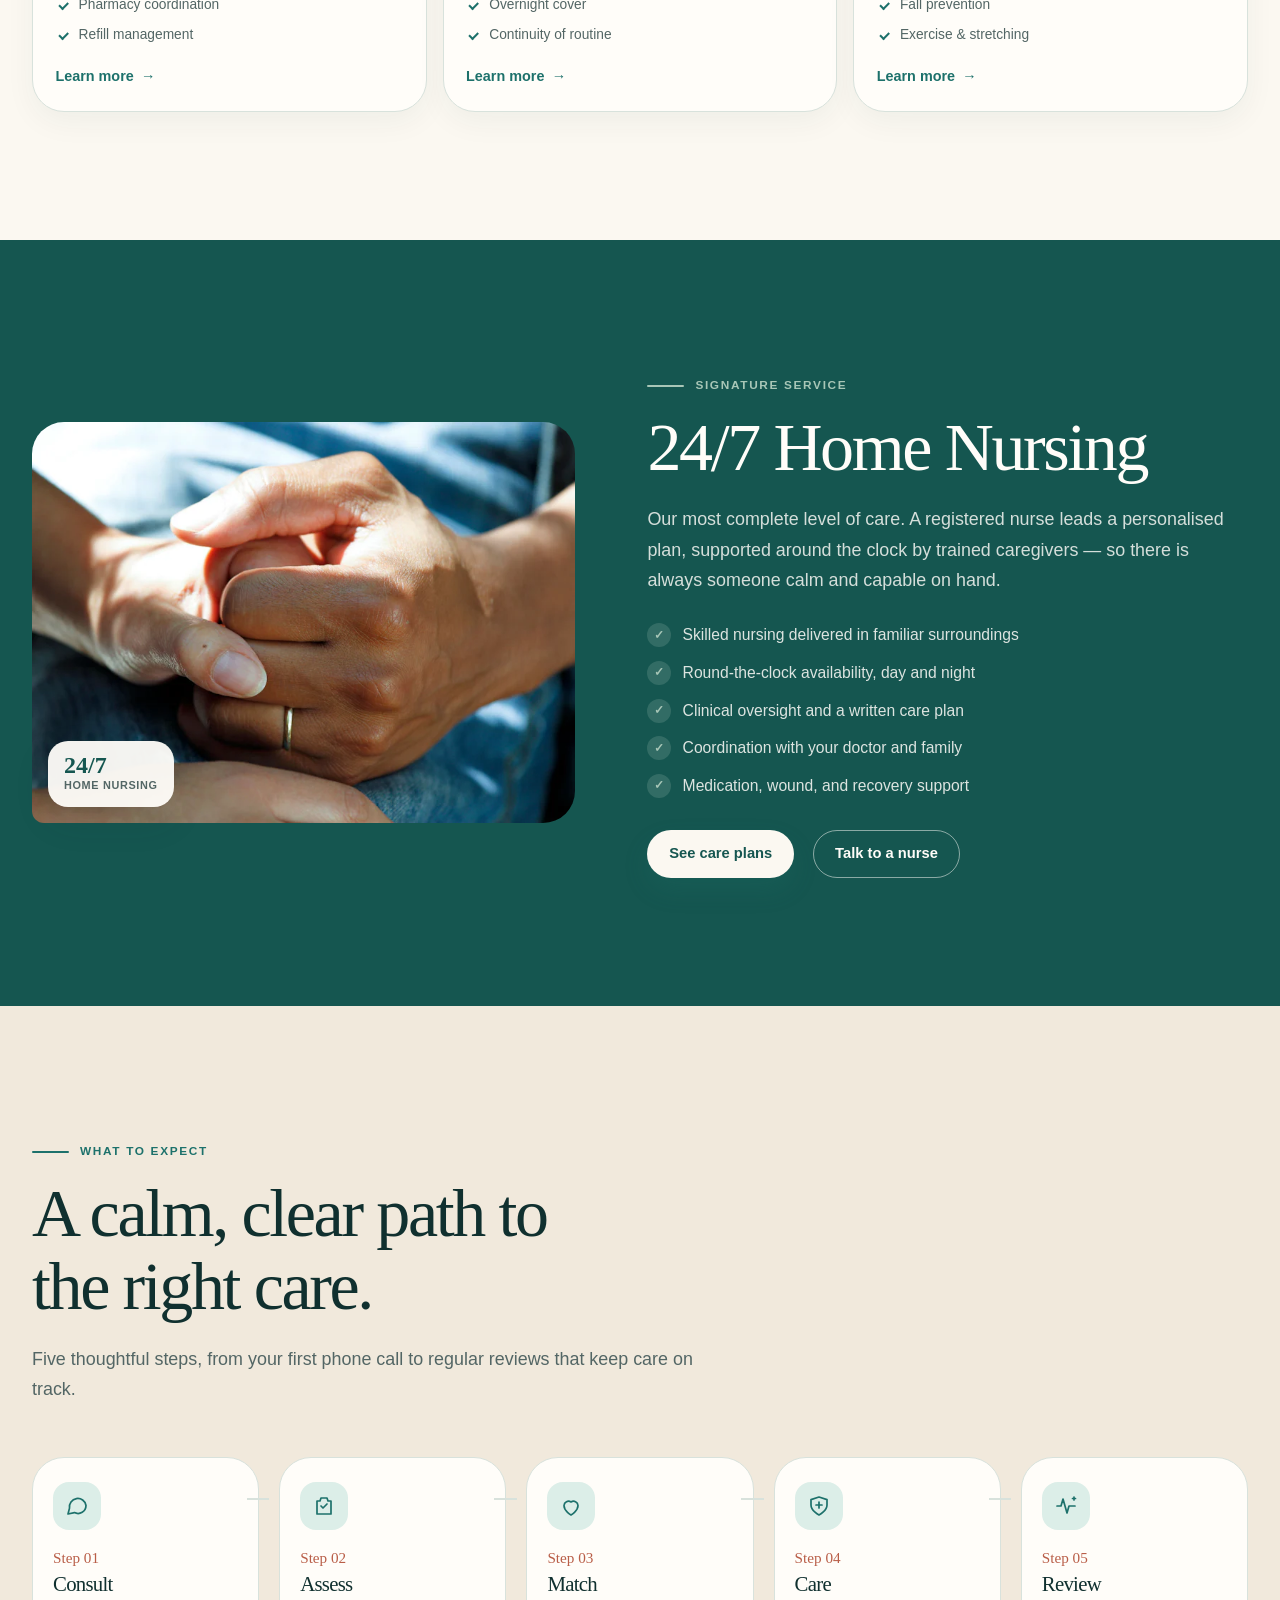
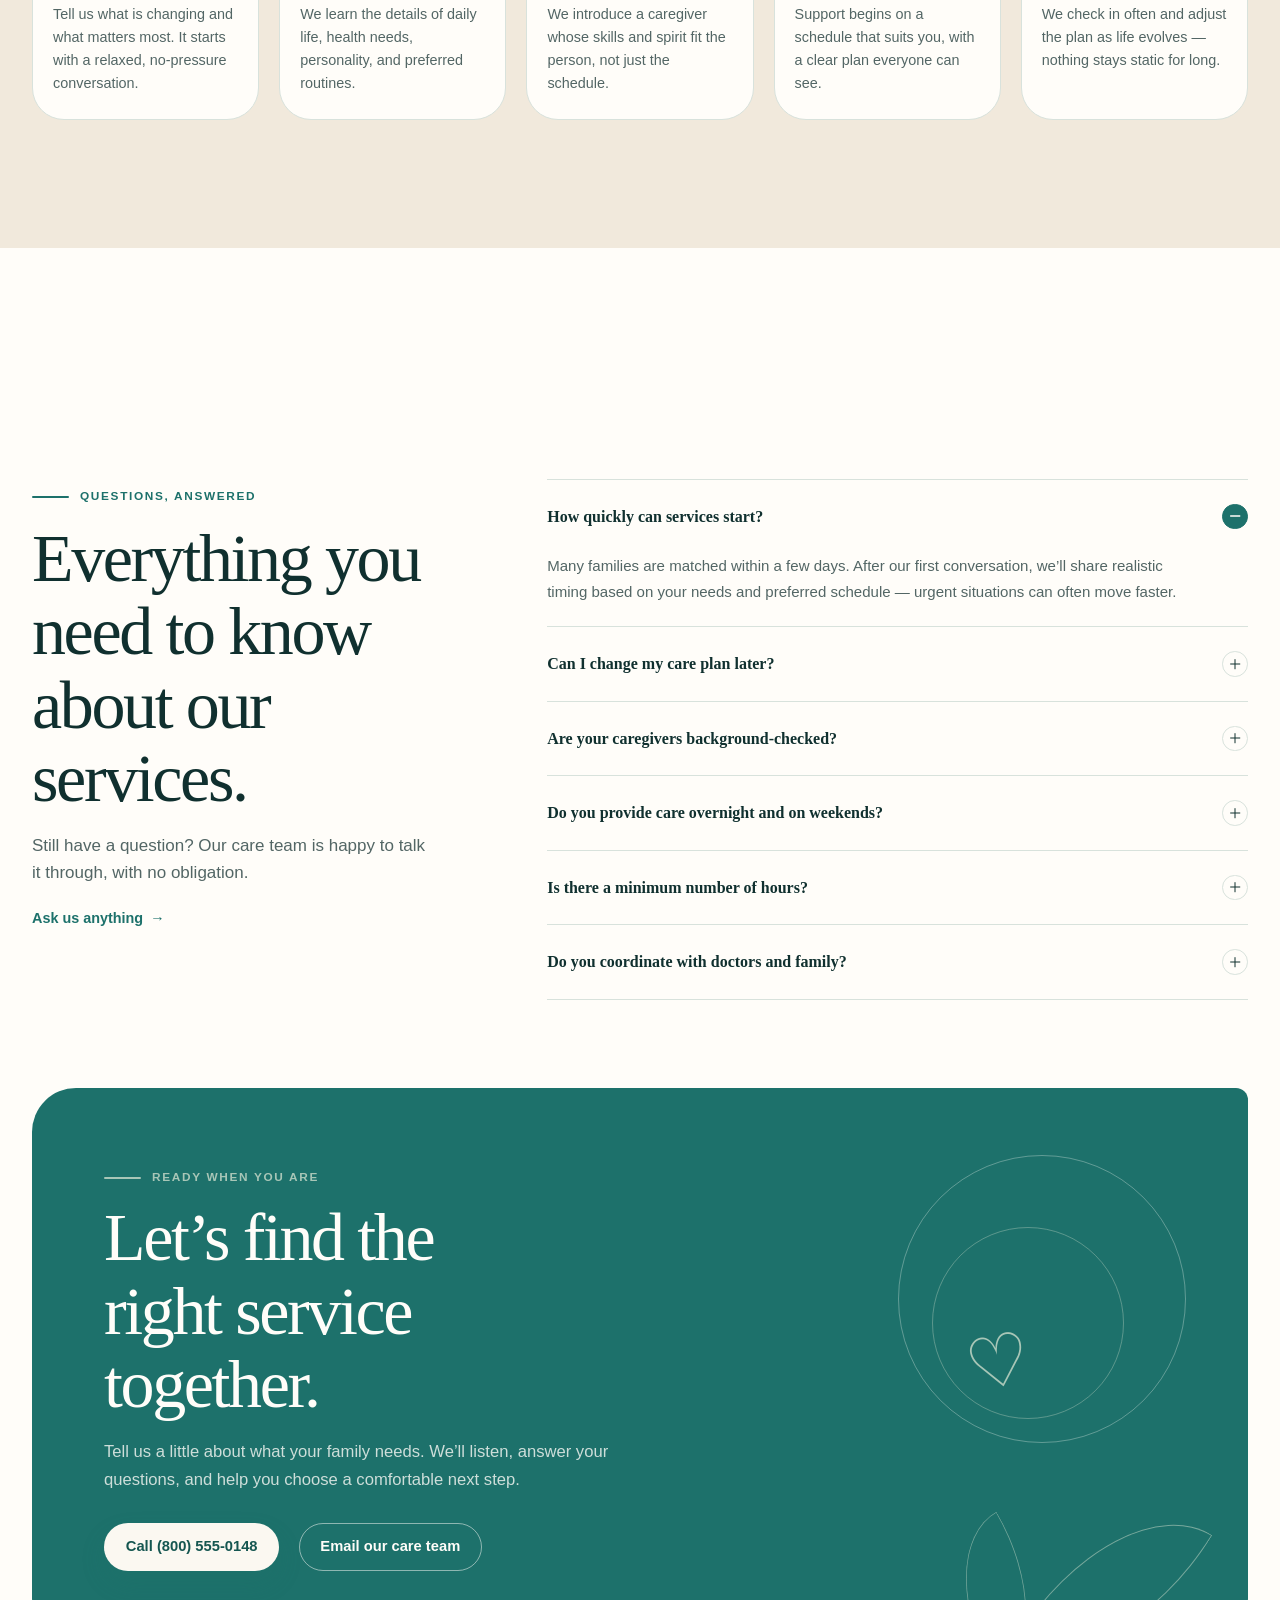
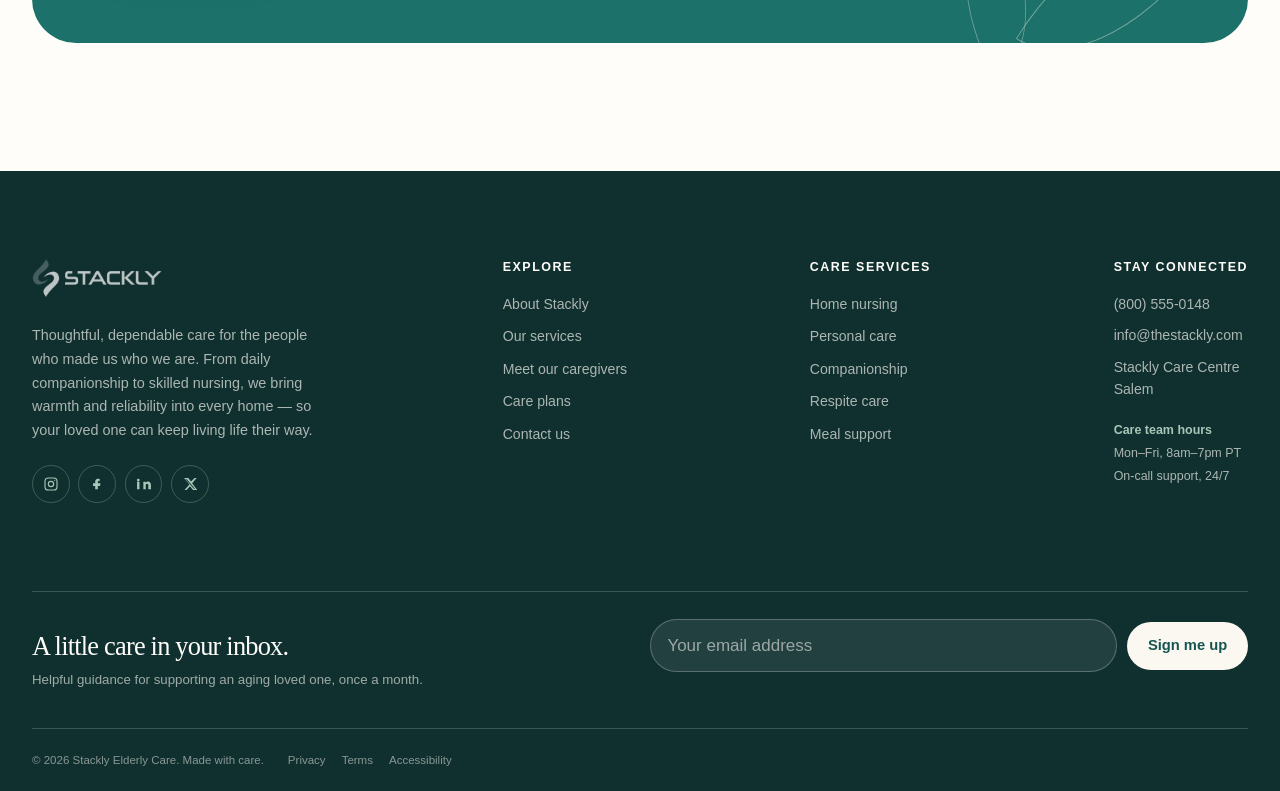
<file: services.html>
<!doctype html>
<html lang="en">
<head>
  <meta charset="utf-8">
  <meta name="viewport" content="width=device-width, initial-scale=1">
  <meta name="description" content="Explore Stackly Elderly Care services: home nursing, personal care, companionship, nutrition, medication support, respite, mobility help and specialized care — delivered by trusted caregivers at home.">
  <title>Our Services | Stackly Elderly Care</title>
  <link rel="stylesheet" href="css/services.css">
  <script src="js/services.js" defer></script>
  <script src="js/redirects.js" defer></script>
</head>
<body>
  <a class="skip-link" href="#main-content">Skip to content</a>

  <header class="site-header" data-header>
    <div class="container header__inner">
      <a class="brand" href="index.html" aria-label="Stackly Elderly Care home">
        <img class="brand__logo" src="images/logo/logo-stackly.webp" width="346" height="100" alt="Stackly Elderly Care">
        
      </a>

      <button class="nav-toggle" type="button" aria-expanded="false" aria-controls="primary-navigation" aria-label="Open navigation menu">
        <span></span>
        <span></span>
        <span></span>
      </button>

      <nav class="primary-nav" id="primary-navigation" aria-label="Primary navigation">
        <ul class="primary-nav__list">
          <li><a class="nav-link" href="index.html">Home</a></li>
          <li><a class="nav-link" href="about.html">About</a></li>
          <li><a class="nav-link is-active" href="services.html" aria-current="page">Services</a></li>
          <li><a class="nav-link" href="caregivers.html">Caregivers</a></li>
          <li><a class="nav-link" href="pricing.html">Pricing</a></li>
          <li><a class="nav-link" href="contact.html">Contact</a></li>
          <li><a class="button button--small nav-cta" href="login.html">Book a Free Consultation</a></li>
        </ul><div class="primary-nav__foot">
          <a class="primary-nav__call" href="tel:+18005550148">
            <span class="primary-nav__call-icon" aria-hidden="true"><svg viewBox="0 0 24 24" fill="none" stroke="currentColor" stroke-width="1.7" stroke-linecap="round" stroke-linejoin="round"><path d="M5 4h3l2 5-2.5 1.5a11 11 0 0 0 5 5L14 13l5 2v3a2 2 0 0 1-2 2A15 15 0 0 1 3 6a2 2 0 0 1 2-2Z"/></svg></span>
            <span><small>Call our care team</small><strong>(800) 555-0148</strong></span>
          </a>
          <div class="primary-nav__socials" aria-label="Social media links">
            <a href="404.html" aria-label="Stackly Care on Instagram"><svg viewBox="0 0 24 24" fill="none" stroke="currentColor" stroke-width="1.7" stroke-linecap="round" stroke-linejoin="round"><rect x="3" y="3" width="18" height="18" rx="5"/><circle cx="12" cy="12" r="4"/><path d="M17.5 6.5h.01"/></svg></a>
            <a href="404.html" aria-label="Stackly Care on Facebook"><svg viewBox="0 0 24 24" fill="currentColor"><path d="M14 8h2V4.4c-.3-.1-1.3-.2-2.5-.2-2.5 0-4.2 1.5-4.2 4.3V11H6v4h3.3v5h4v-5h3.3l.5-4h-3.8V8.9c0-1.1.3-1.9 1.7-1.9Z"/></svg></a>
            <a href="404.html" aria-label="Stackly Care on LinkedIn"><svg viewBox="0 0 24 24" fill="currentColor"><path d="M5.2 8.6H1.6V20h3.6V8.6ZM3.4 4A2.1 2.1 0 1 0 3.4 8.2 2.1 2.1 0 0 0 3.4 4ZM22.4 13.5c0-3.4-1.8-5.2-4.4-5.2-2 0-2.9 1.1-3.4 1.8V8.6H11V20h3.6v-5.6c0-1.5.3-2.9 2.1-2.9 1.8 0 1.8 1.7 1.8 3V20H22.4v-6.5Z"/></svg></a>
          <a href="404.html" aria-label="Stackly Care on X"><svg viewBox="0 0 24 24" fill="currentColor"><path d="M18.9 3H22l-6.8 7.8L22.8 21h-6.3l-4.4-5.7L6.9 21H3.8l7.3-8.4L3.1 3h6.4l4 5.2L18.9 3Zm-1.1 16.2h1.7L7.1 4.7H5.3l12.5 14.5Z"/></svg></a></div>
        </div>
      </nav>
    </div>
  </header>

  <main id="main-content">
    <!-- 1. Services hero (immersive banner) -->
    <section class="svc-hero" aria-labelledby="svc-hero-title">
      <div class="svc-hero__bg" aria-hidden="true">
        <img src="images/services-hero.webp" width="1440" height="620" fetchpriority="high" decoding="async" alt="">
      </div>
      <div class="svc-hero__scrim" aria-hidden="true"></div>

      <div class="container svc-hero__inner">
        <nav class="svc-breadcrumb" aria-label="Breadcrumb">
          <ol>
            <li><a href="index.html">Home</a></li>
            <li aria-current="page">Services</li>
          </ol>
        </nav>

        <p class="eyebrow eyebrow--light"><span class="eyebrow__line" aria-hidden="true"></span> Care services</p>
        <h1 id="svc-hero-title" class="svc-hero__title">Every kind of support, under one trusted roof.</h1>
        <p class="svc-hero__lead">From skilled nursing to a friendly shared meal, our services are shaped around your loved one's needs, routines, and the life they want to keep living.</p>

        <div class="button-group svc-hero__actions">
          <a class="button button--cream" href="index.html#contact">Book a free consultation</a>
          <a class="button button--ghost-light" href="#core-services">Explore all services</a>
        </div>

        <ul class="svc-hero__chips" aria-label="Service categories">
          <li><a href="#overview">Home nursing</a></li>
          <li><a href="#overview">Personal care</a></li>
          <li><a href="#overview">Companionship</a></li>
          <li><a href="#overview">Nutrition</a></li>
          <li><a href="#overview">Medication</a></li>
          <li><a href="#overview">Respite</a></li>
          <li><a href="#overview">Mobility</a></li>
          <li><a href="#overview">Memory care</a></li>
        </ul>
      </div>
    </section>

    <!-- 2. Services overview with tabs -->
    <section class="section svc-overview" id="overview" aria-labelledby="svc-overview-title">
      <div class="container">
        <div class="svc-overview__head" data-reveal>
          <p class="eyebrow"><span class="eyebrow__line" aria-hidden="true"></span> Find the right fit</p>
          <h2 id="svc-overview-title">Start with a category, we’ll shape the details.</h2>
          <p class="svc-lead">Choose a category below to see the services inside it. Not sure where you fit? We’ll help you decide during a free consultation.</p>
        </div>

        <div class="svc-tabs" data-tabs data-reveal data-reveal-delay="80">
          <div class="svc-tabs__list" role="tablist" aria-label="Service categories">
            <button class="svc-tab is-active" type="button" role="tab" id="svc-tab-inhome" aria-selected="true" aria-controls="svc-panel-inhome">In-Home Care</button>
            <button class="svc-tab" type="button" role="tab" id="svc-tab-health" aria-selected="false" aria-controls="svc-panel-health" tabindex="-1">Health &amp; Medical</button>
            <button class="svc-tab" type="button" role="tab" id="svc-tab-life" aria-selected="false" aria-controls="svc-panel-life" tabindex="-1">Companionship &amp; Lifestyle</button>
            <button class="svc-tab" type="button" role="tab" id="svc-tab-spec" aria-selected="false" aria-controls="svc-panel-spec" tabindex="-1">Specialized Care</button>
          </div>

          <div class="svc-tabs__panels">
            <div class="svc-panel is-active" role="tabpanel" id="svc-panel-inhome" aria-labelledby="svc-tab-inhome" tabindex="0">
              <div class="svc-panel__grid">
                <div class="svc-panel__copy">
                  <h3>Comfort and independence at home</h3>
                  <p>Everyday help that keeps routines steady and dignity intact — from a few hours a week to daily visits.</p>
                  <ul class="svc-panel__list">
                    <li><span class="svc-panel__tick" aria-hidden="true">&#10003;</span><span><strong>Personal care</strong> – bathing, dressing, and grooming support.</span></li>
                    <li><span class="svc-panel__tick" aria-hidden="true">&#10003;</span><span><strong>Meal &amp; nutrition</strong> – home-cooked meals and dietary care.</span></li>
                    <li><span class="svc-panel__tick" aria-hidden="true">&#10003;</span><span><strong>Light housekeeping</strong> – laundry, tidying, and errands.</span></li>
                  </ul>
                </div>
                <figure class="svc-panel__media"><img src="images/hero-care.webp" width="520" height="620" loading="lazy" decoding="async" alt="A caregiver walking beside an older woman at home"></figure>
              </div>
            </div>

            <div class="svc-panel" role="tabpanel" id="svc-panel-health" aria-labelledby="svc-tab-health" tabindex="0" hidden>
              <div class="svc-panel__grid">
                <div class="svc-panel__copy">
                  <h3>Clinical care, delivered at home</h3>
                  <p>Skilled support coordinated with your family doctor so health needs are handled calmly and correctly.</p>
                  <ul class="svc-panel__list">
                    <li><span class="svc-panel__tick" aria-hidden="true">&#10003;</span><span><strong>Home nursing</strong> – skilled nursing and post-hospital recovery.</span></li>
                    <li><span class="svc-panel__tick" aria-hidden="true">&#10003;</span><span><strong>Medication support</strong> – reminders and pharmacy coordination.</span></li>
                    <li><span class="svc-panel__tick" aria-hidden="true">&#10003;</span><span><strong>Wellness checks</strong> – vitals, monitoring, and reporting.</span></li>
                  </ul>
                </div>
                <figure class="svc-panel__media"><img src="images/service-nursing.webp" width="520" height="360" loading="lazy" decoding="async" alt="Supportive hands held together during home nursing care"></figure>
              </div>
            </div>

            <div class="svc-panel" role="tabpanel" id="svc-panel-life" aria-labelledby="svc-tab-life" tabindex="0" hidden>
              <div class="svc-panel__grid">
                <div class="svc-panel__copy">
                  <h3>Company and joy, every day</h3>
                  <p>Warm companionship that keeps days social — shared hobbies, outings, and conversation.</p>
                  <ul class="svc-panel__list">
                    <li><span class="svc-panel__tick" aria-hidden="true">&#10003;</span><span><strong>Companionship</strong> – conversation, games, and shared interests.</span></li>
                    <li><span class="svc-panel__tick" aria-hidden="true">&#10003;</span><span><strong>Outings &amp; errands</strong> – appointments, shopping, and walks.</span></li>
                    <li><span class="svc-panel__tick" aria-hidden="true">&#10003;</span><span><strong>Hobbies &amp; activities</strong> – music, gardens, and crafts.</span></li>
                  </ul>
                </div>
                <figure class="svc-panel__media"><img src="images/gallery-garden.webp" width="520" height="360" loading="lazy" decoding="async" alt="An older couple tending to a garden together"></figure>
              </div>
            </div>

            <div class="svc-panel" role="tabpanel" id="svc-panel-spec" aria-labelledby="svc-tab-spec" tabindex="0" hidden>
              <div class="svc-panel__grid">
                <div class="svc-panel__copy">
                  <h3>Specialised, steady support</h3>
                  <p>Careful, specialist care for changing needs — always patient, always respectful.</p>
                  <ul class="svc-panel__list">
                    <li><span class="svc-panel__tick" aria-hidden="true">&#10003;</span><span><strong>Memory care</strong> – routine, reassurance, and gentle cues.</span></li>
                    <li><span class="svc-panel__tick" aria-hidden="true">&#10003;</span><span><strong>Mobility help</strong> – safe transfers and fall prevention.</span></li>
                    <li><span class="svc-panel__tick" aria-hidden="true">&#10003;</span><span><strong>Respite care</strong> – trusted relief for family caregivers.</span></li>
                  </ul>
                </div>
                <figure class="svc-panel__media"><img src="images/service-memory.webp" width="520" height="360" loading="lazy" decoding="async" alt="Older adults looking through a photo album together, a memory care activity"></figure>
              </div>
            </div>
          </div>
        </div>
      </div>
    </section>

    <!-- 3. Core services grid -->
    <section class="section svc-core" id="core-services" aria-labelledby="svc-core-title">
      <div class="container">
        <div class="svc-core__head" data-reveal>
          <div>
            <p class="eyebrow"><span class="eyebrow__line" aria-hidden="true"></span> What we provide</p>
            <h2 id="svc-core-title">Core services, done with care.</h2>
          </div>
          <p class="svc-core__aside">Mix and match any of these services into a single, flexible care plan.</p>
        </div>

        <div class="svc-grid">
          <article class="svc-card" data-reveal data-reveal-delay="60">
            <div class="svc-card__media">
              <img src="images/service-personal.webp" width="520" height="360" loading="lazy" decoding="async" alt="An older woman receiving attentive personal care at home">
              <span class="svc-card__icon" aria-hidden="true"><svg viewBox="0 0 24 24" fill="none" stroke="currentColor" stroke-width="1.7" stroke-linecap="round" stroke-linejoin="round"><circle cx="12" cy="7" r="3"/><path d="M5 21v-1.2A5.8 5.8 0 0 1 10.8 14h2.4a5.8 5.8 0 0 1 5.8 5.8V21M4 11h4M16 11h4"/></svg></span>
            </div>
            <div class="svc-card__body">
              <h3>Personal care</h3>
              <p>Respectful help with bathing, dressing, and daily routines that keeps independence at the centre.</p>
              <ul class="svc-card__features">
                <li>Bathing &amp; grooming</li>
                <li>Dressing &amp; mobility</li>
                <li>Toileting support</li>
              </ul>
              <a class="card-link" href="index.html#contact" aria-label="Learn more about personal care">Learn more <span aria-hidden="true">&#8594;</span></a>
            </div>
          </article>

          <article class="svc-card" data-reveal data-reveal-delay="120">
            <div class="svc-card__media">
              <img src="images/service-companionship.webp" width="520" height="360" loading="lazy" decoding="async" alt="Two older men enjoying a friendly game of chess together">
              <span class="svc-card__icon" aria-hidden="true"><svg viewBox="0 0 24 24" fill="none" stroke="currentColor" stroke-width="1.7" stroke-linecap="round" stroke-linejoin="round"><path d="M16 20v-1.5a4.5 4.5 0 0 0-4.5-4.5h-3A4.5 4.5 0 0 0 4 18.5V20"/><circle cx="10" cy="7" r="3"/><path d="M16 4.7a3 3 0 0 1 0 5.8M20 19.9v-1.4a4.4 4.4 0 0 0-3.1-4.2"/></svg></span>
            </div>
            <div class="svc-card__body">
              <h3>Companionship</h3>
              <p>Friendly company, shared hobbies, and conversation that keeps days social and bright.</p>
              <ul class="svc-card__features">
                <li>Conversation &amp; outings</li>
                <li>Games &amp; hobbies</li>
                <li>Errands together</li>
              </ul>
              <a class="card-link" href="index.html#contact" aria-label="Learn more about companionship care">Learn more <span aria-hidden="true">&#8594;</span></a>
            </div>
          </article>

          <article class="svc-card" data-reveal data-reveal-delay="180">
            <div class="svc-card__media">
              <img src="images/service-meals.webp" width="520" height="360" loading="lazy" decoding="async" alt="Friends sharing a meal around a table at home">
              <span class="svc-card__icon" aria-hidden="true"><svg viewBox="0 0 24 24" fill="none" stroke="currentColor" stroke-width="1.7" stroke-linecap="round" stroke-linejoin="round"><path d="M4 3v18M8 3v18M4 9h4M8 3v6M16 3v18M16 3c2.2 0 4 1.8 4 4v2c0 2.2-1.8 4-4 4"/></svg></span>
            </div>
            <div class="svc-card__body">
              <h3>Meal &amp; nutrition</h3>
              <p>Balanced, home-cooked meals and gentle support for healthier daily eating habits.</p>
              <ul class="svc-card__features">
                <li>Meal planning</li>
                <li>Cooking together</li>
                <li>Hydration &amp; dietary needs</li>
              </ul>
              <a class="card-link" href="index.html#contact" aria-label="Learn more about meal and nutrition support">Learn more <span aria-hidden="true">&#8594;</span></a>
            </div>
          </article>

          <article class="svc-card" data-reveal data-reveal-delay="240">
            <div class="svc-card__media">
              <img src="images/service-medication.webp" width="520" height="360" loading="lazy" decoding="async" alt="An older woman with glasses receiving attentive support at home">
              <span class="svc-card__icon" aria-hidden="true"><svg viewBox="0 0 24 24" fill="none" stroke="currentColor" stroke-width="1.7" stroke-linecap="round" stroke-linejoin="round"><path d="m8.5 8.5 7-7 7 7-7 7-7-7Z" transform="rotate(45 12 8)"/><path d="M8 14h8M10 17h4M6 21h12"/></svg></span>
            </div>
            <div class="svc-card__body">
              <h3>Medication support</h3>
              <p>Careful reminders and coordination so medication routines stay safely on track.</p>
              <ul class="svc-card__features">
                <li>Timed reminders</li>
                <li>Pharmacy coordination</li>
                <li>Refill management</li>
              </ul>
              <a class="card-link" href="index.html#contact" aria-label="Learn more about medication support">Learn more <span aria-hidden="true">&#8594;</span></a>
            </div>
          </article>

          <article class="svc-card" data-reveal data-reveal-delay="300">
            <div class="svc-card__media">
              <img src="images/service-respite.webp" width="520" height="360" loading="lazy" decoding="async" alt="Two people enjoying a peaceful moment together outdoors">
              <span class="svc-card__icon" aria-hidden="true"><svg viewBox="0 0 24 24" fill="none" stroke="currentColor" stroke-width="1.7" stroke-linecap="round" stroke-linejoin="round"><path d="M20 11.2A8.1 8.1 0 0 1 12 20a8.1 8.1 0 0 1-8-8.8A8.1 8.1 0 0 1 11.2 4a8.1 8.1 0 0 1 8.8 7.2Z"/><path d="M8 12.4s1.5 2 4 2 4-2 4-2M9 9.2h.01M15 9.2h.01"/></svg></span>
            </div>
            <div class="svc-card__body">
              <h3>Respite care</h3>
              <p>Reliable relief for family caregivers, with warm continuity for your loved one.</p>
              <ul class="svc-card__features">
                <li>Short or long-term</li>
                <li>Overnight cover</li>
                <li>Continuity of routine</li>
              </ul>
              <a class="card-link" href="index.html#contact" aria-label="Learn more about respite care">Learn more <span aria-hidden="true">&#8594;</span></a>
            </div>
          </article>

          <article class="svc-card" data-reveal data-reveal-delay="360">
            <div class="svc-card__media">
              <img src="images/service-mobility.webp" width="520" height="360" loading="lazy" decoding="async" alt="A caregiver supporting an older adult using a wheelchair outdoors">
              <span class="svc-card__icon" aria-hidden="true"><svg viewBox="0 0 24 24" fill="none" stroke="currentColor" stroke-width="1.7" stroke-linecap="round" stroke-linejoin="round"><path d="M3 12h4l2-7 4 14 2-7h6"/></svg></span>
            </div>
            <div class="svc-card__body">
              <h3>Mobility &amp; transfer help</h3>
              <p>Safe movement support that reduces fall risk and builds confidence at home.</p>
              <ul class="svc-card__features">
                <li>Walking &amp; transfers</li>
                <li>Fall prevention</li>
                <li>Exercise &amp; stretching</li>
              </ul>
              <a class="card-link" href="index.html#contact" aria-label="Learn more about mobility and transfer help">Learn more <span aria-hidden="true">&#8594;</span></a>
            </div>
          </article>
        </div>
      </div>
    </section>

    <!-- 4. Signature service spotlight -->
    <section class="svc-spotlight" id="spotlight" aria-labelledby="svc-spotlight-title">
      <div class="container svc-spotlight__grid">
        <figure class="svc-spotlight__media" data-reveal>
          <img src="images/spotlight-nursing.webp" width="760" height="560" loading="lazy" decoding="async" alt="A nurse supporting an older woman during a home nursing visit">
          <figcaption class="svc-spotlight__tag"><strong>24/7</strong><span>home nursing</span></figcaption>
        </figure>

        <div class="svc-spotlight__content" data-reveal data-reveal-delay="100">
          <p class="eyebrow eyebrow--light"><span class="eyebrow__line" aria-hidden="true"></span> Signature service</p>
          <h2 id="svc-spotlight-title">24/7 Home Nursing</h2>
          <p class="svc-lead svc-lead--light">Our most complete level of care. A registered nurse leads a personalised plan, supported around the clock by trained caregivers — so there is always someone calm and capable on hand.</p>
          <ul class="svc-benefits">
            <li><span class="svc-benefits__icon" aria-hidden="true">&#10003;</span> Skilled nursing delivered in familiar surroundings</li>
            <li><span class="svc-benefits__icon" aria-hidden="true">&#10003;</span> Round-the-clock availability, day and night</li>
            <li><span class="svc-benefits__icon" aria-hidden="true">&#10003;</span> Clinical oversight and a written care plan</li>
            <li><span class="svc-benefits__icon" aria-hidden="true">&#10003;</span> Coordination with your doctor and family</li>
            <li><span class="svc-benefits__icon" aria-hidden="true">&#10003;</span> Medication, wound, and recovery support</li>
          </ul>
          <div class="button-group svc-spotlight__actions">
            <a class="button button--cream" href="pricing.html">See care plans</a>
            <a class="button button--ghost-light" href="index.html#contact">Talk to a nurse</a>
          </div>
        </div>
      </div>
    </section>

    <!-- 5. Care process timeline -->
    <section class="section svc-process" id="process" aria-labelledby="svc-process-title">
      <div class="container">
        <div class="svc-process__head" data-reveal>
          <p class="eyebrow"><span class="eyebrow__line" aria-hidden="true"></span> What to expect</p>
          <h2 id="svc-process-title">A calm, clear path to the right care.</h2>
          <p class="svc-lead">Five thoughtful steps, from your first phone call to regular reviews that keep care on track.</p>
        </div>

        <ol class="svc-steps">
          <li class="svc-step" data-reveal data-reveal-delay="60">
            <span class="svc-step__icon" aria-hidden="true">
              <svg viewBox="0 0 24 24" fill="none" stroke="currentColor" stroke-width="1.7" stroke-linecap="round" stroke-linejoin="round"><path d="M21 11.5a8 8 0 0 1-11.6 7.1L3 20l1.5-5.9A8 8 0 1 1 21 11.5Z"/></svg>
            </span>
            <span class="svc-step__num">Step 01</span>
            <h3>Consult</h3>
            <p>Tell us what is changing and what matters most. It starts with a relaxed, no-pressure conversation.</p>
          </li>
          <li class="svc-step" data-reveal data-reveal-delay="120">
            <span class="svc-step__icon" aria-hidden="true">
              <svg viewBox="0 0 24 24" fill="none" stroke="currentColor" stroke-width="1.7" stroke-linecap="round" stroke-linejoin="round"><path d="M9 4h6l1 3h3v13H5V7h3l1-3Z"/><path d="M9 12l2 2 4-4"/></svg>
            </span>
            <span class="svc-step__num">Step 02</span>
            <h3>Assess</h3>
            <p>We learn the details of daily life, health needs, personality, and preferred routines.</p>
          </li>
          <li class="svc-step" data-reveal data-reveal-delay="180">
            <span class="svc-step__icon" aria-hidden="true">
              <svg viewBox="0 0 24 24" fill="none" stroke="currentColor" stroke-width="1.7" stroke-linecap="round" stroke-linejoin="round"><path d="M12 21s-7-4-7-9.5A4.5 4.5 0 0 1 12 8a4.5 4.5 0 0 1 7 3.5C19 17 12 21 12 21Z"/></svg>
            </span>
            <span class="svc-step__num">Step 03</span>
            <h3>Match</h3>
            <p>We introduce a caregiver whose skills and spirit fit the person, not just the schedule.</p>
          </li>
          <li class="svc-step" data-reveal data-reveal-delay="240">
            <span class="svc-step__icon" aria-hidden="true">
              <svg viewBox="0 0 24 24" fill="none" stroke="currentColor" stroke-width="1.7" stroke-linecap="round" stroke-linejoin="round"><path d="M12 21s8-4.3 8-10.1V5.6L12 3 4 5.6v5.3C4 16.7 12 21 12 21Z"/><path d="M12 8v6M9 11h6"/></svg>
            </span>
            <span class="svc-step__num">Step 04</span>
            <h3>Care</h3>
            <p>Support begins on a schedule that suits you, with a clear plan everyone can see.</p>
          </li>
          <li class="svc-step" data-reveal data-reveal-delay="300">
            <span class="svc-step__icon" aria-hidden="true">
              <svg viewBox="0 0 24 24" fill="none" stroke="currentColor" stroke-width="1.7" stroke-linecap="round" stroke-linejoin="round"><path d="M3 12h4l2-7 4 14 2-7h6"/><path d="M20 3v3M21.5 4.5h-3"/></svg>
            </span>
            <span class="svc-step__num">Step 05</span>
            <h3>Review</h3>
            <p>We check in often and adjust the plan as life evolves — nothing stays static for long.</p>
          </li>
        </ol>
      </div>
    </section>

    <!-- 6. FAQ and final CTA -->
    <section class="section svc-closing" id="faq" aria-labelledby="svc-faq-title">
      <div class="container">
        <div class="faq-layout svc-faq">
          <div class="faq-intro" data-reveal>
            <p class="eyebrow"><span class="eyebrow__line" aria-hidden="true"></span> Questions, answered</p>
            <h2 id="svc-faq-title">Everything you need to know about our services.</h2>
            <p>Still have a question? Our care team is happy to talk it through, with no obligation.</p>
            <a class="text-link" href="index.html#contact">Ask us anything <span aria-hidden="true">&#8594;</span></a>
          </div>

          <div class="faq-list" data-faq data-reveal data-reveal-delay="100">
            <div class="faq-item is-open">
              <h3><button type="button" class="faq-question" aria-expanded="true" aria-controls="svc-faq-1" id="svc-faq-q1"><span>How quickly can services start?</span><span class="faq-question__icon" aria-hidden="true"></span></button></h3>
              <div class="faq-answer" id="svc-faq-1" role="region" aria-labelledby="svc-faq-q1"><p>Many families are matched within a few days. After our first conversation, we’ll share realistic timing based on your needs and preferred schedule — urgent situations can often move faster.</p></div>
            </div>
            <div class="faq-item">
              <h3><button type="button" class="faq-question" aria-expanded="false" aria-controls="svc-faq-2" id="svc-faq-q2"><span>Can I change my care plan later?</span><span class="faq-question__icon" aria-hidden="true"></span></button></h3>
              <div class="faq-answer" id="svc-faq-2" role="region" aria-labelledby="svc-faq-q2" hidden><p>Yes. Needs change, and your plan can change with them. Your coordinator will help adjust hours, services, or caregiver matches whenever needed.</p></div>
            </div>
            <div class="faq-item">
              <h3><button type="button" class="faq-question" aria-expanded="false" aria-controls="svc-faq-3" id="svc-faq-q3"><span>Are your caregivers background-checked?</span><span class="faq-question__icon" aria-hidden="true"></span></button></h3>
              <div class="faq-answer" id="svc-faq-3" role="region" aria-labelledby="svc-faq-q3" hidden><p>Every caregiver completes identity verification, reference checks, criminal background screening, and role-specific training. Our clinical team continues to coach them throughout their time with Stackly.</p></div>
            </div>
            <div class="faq-item">
              <h3><button type="button" class="faq-question" aria-expanded="false" aria-controls="svc-faq-4" id="svc-faq-q4"><span>Do you provide care overnight and on weekends?</span><span class="faq-question__icon" aria-hidden="true"></span></button></h3>
              <div class="faq-answer" id="svc-faq-4" role="region" aria-labelledby="svc-faq-q4" hidden><p>Absolutely. We offer evening, overnight, weekend, and 24/7 live-in care. Tell us the hours that would help most and we’ll build the plan around them.</p></div>
            </div>
            <div class="faq-item">
              <h3><button type="button" class="faq-question" aria-expanded="false" aria-controls="svc-faq-5" id="svc-faq-q5"><span>Is there a minimum number of hours?</span><span class="faq-question__icon" aria-hidden="true"></span></button></h3>
              <div class="faq-answer" id="svc-faq-5" role="region" aria-labelledby="svc-faq-q5" hidden><p>Most visits start at a few hours at a time, and there is no long-term contract. You can scale support up or down as your family’s needs change.</p></div>
            </div>
            <div class="faq-item">
              <h3><button type="button" class="faq-question" aria-expanded="false" aria-controls="svc-faq-6" id="svc-faq-q6"><span>Do you coordinate with doctors and family?</span><span class="faq-question__icon" aria-hidden="true"></span></button></h3>
              <div class="faq-answer" id="svc-faq-6" role="region" aria-labelledby="svc-faq-q6" hidden><p>Yes. With your permission we share updates with healthcare providers and keep family members informed — including relatives who live far away.</p></div>
            </div>
          </div>
        </div>

        <div class="cta-band" data-reveal>
          <div class="cta-band__copy">
            <p class="eyebrow eyebrow--light"><span class="eyebrow__line" aria-hidden="true"></span> Ready when you are</p>
            <h2>Let’s find the right service together.</h2>
            <p>Tell us a little about what your family needs. We’ll listen, answer your questions, and help you choose a comfortable next step.</p>
            <div class="button-group">
              <a class="button button--cream" href="tel:+18005550148">Call (800) 555-0148</a>
              <a class="button button--ghost-light" href="mailto:info@thestackly.com">Email our care team</a>
            </div>
          </div>
          <div class="cta-band__art" aria-hidden="true"><span class="cta-band__circle cta-band__circle--one"></span><span class="cta-band__circle cta-band__circle--two"></span><span class="cta-band__leaf cta-band__leaf--one"></span><span class="cta-band__leaf cta-band__leaf--two"></span><span class="cta-band__heart">&#9825;</span></div>
        </div>
      </div>
    </section>
  </main>

  <footer class="site-footer">
    <div class="container">
      <div class="footer-main">
        <div class="footer-brand"><a class="brand brand--footer" href="index.html" aria-label="Stackly Elderly Care home"><img class="brand__logo" src="images/logo/logo-stackly.webp" width="346" height="100" alt="Stackly Elderly Care"></a><p>Thoughtful, dependable care for the people who made us who we are. From daily companionship to skilled nursing, we bring warmth and reliability into every home &mdash; so your loved one can keep living life their way.</p><div class="footer-socials" aria-label="Social media links"><a href="404.html" aria-label="Stackly Care on Instagram"><svg viewBox="0 0 24 24" fill="none" stroke="currentColor" stroke-width="1.7" stroke-linecap="round" stroke-linejoin="round"><rect x="3" y="3" width="18" height="18" rx="5"/><circle cx="12" cy="12" r="4"/><path d="M17.5 6.5h.01"/></svg></a><a href="404.html" aria-label="Stackly Care on Facebook"><svg viewBox="0 0 24 24" fill="currentColor"><path d="M14 8h2V4.4c-.3-.1-1.3-.2-2.5-.2-2.5 0-4.2 1.5-4.2 4.3V11H6v4h3.3v5h4v-5h3.3l.5-4h-3.8V8.9c0-1.1.3-1.9 1.7-1.9Z"/></svg></a><a href="404.html" aria-label="Stackly Care on LinkedIn"><svg viewBox="0 0 24 24" fill="currentColor"><path d="M5.2 8.6H1.6V20h3.6V8.6ZM3.4 4A2.1 2.1 0 1 0 3.4 8.2 2.1 2.1 0 0 0 3.4 4ZM22.4 13.5c0-3.4-1.8-5.2-4.4-5.2-2 0-2.9 1.1-3.4 1.8V8.6H11V20h3.6v-5.6c0-1.5.3-2.9 2.1-2.9 1.8 0 1.8 1.7 1.8 3V20H22.4v-6.5Z"/></svg></a><a href="404.html" aria-label="Stackly Care on X"><svg viewBox="0 0 24 24" fill="currentColor"><path d="M18.9 3H22l-6.8 7.8L22.8 21h-6.3l-4.4-5.7L6.9 21H3.8l7.3-8.4L3.1 3h6.4l4 5.2L18.9 3Zm-1.1 16.2h1.7L7.1 4.7H5.3l12.5 14.5Z"/></svg></a></div></div>
        <div class="footer-column"><h2>Explore</h2><ul><li><a href="404.html">About Stackly</a></li><li><a href="404.html">Our services</a></li><li><a href="404.html">Meet our caregivers</a></li><li><a href="404.html">Care plans</a></li><li><a href="404.html">Contact us</a></li></ul></div>
        <div class="footer-column"><h2>Care services</h2><ul><li><a href="404.html">Home nursing</a></li><li><a href="404.html">Personal care</a></li><li><a href="404.html">Companionship</a></li><li><a href="404.html">Respite care</a></li><li><a href="404.html">Meal support</a></li></ul></div>
        <div class="footer-column footer-contact"><h2>Stay connected</h2><address><a href="404.html">(800) 555-0148</a><a href="404.html">info@thestackly.com</a><span>Stackly Care Centre<br>Salem</span></address><p class="footer-hours"><strong>Care team hours</strong><span>Mon–Fri, 8am–7pm PT</span><span>On-call support, 24/7</span></p></div>
      </div>
      <div class="footer-newsletter"><div><h2>A little care in your inbox.</h2><p>Helpful guidance for supporting an aging loved one, once a month.</p></div><form class="newsletter-form" data-newsletter-form novalidate><label class="sr-only" for="newsletter-email">Email address</label><input id="newsletter-email" type="email" name="email" placeholder="Your email address" autocomplete="email" required><button class="button button--cream" type="submit">Sign me up</button><p class="newsletter-form__status" data-newsletter-status aria-live="polite"></p></form></div>
      <div class="footer-bottom"><p>&copy; 2026 Stackly Elderly Care. Made with care.</p><div><a href="404.html">Privacy</a><a href="404.html">Terms</a><a href="404.html">Accessibility</a></div><button class="back-to-top" type="button" data-back-to-top aria-label="Back to top"><span aria-hidden="true">&#8593;</span></button></div>
    </div>
  </footer>
</body>
</html>
</file>
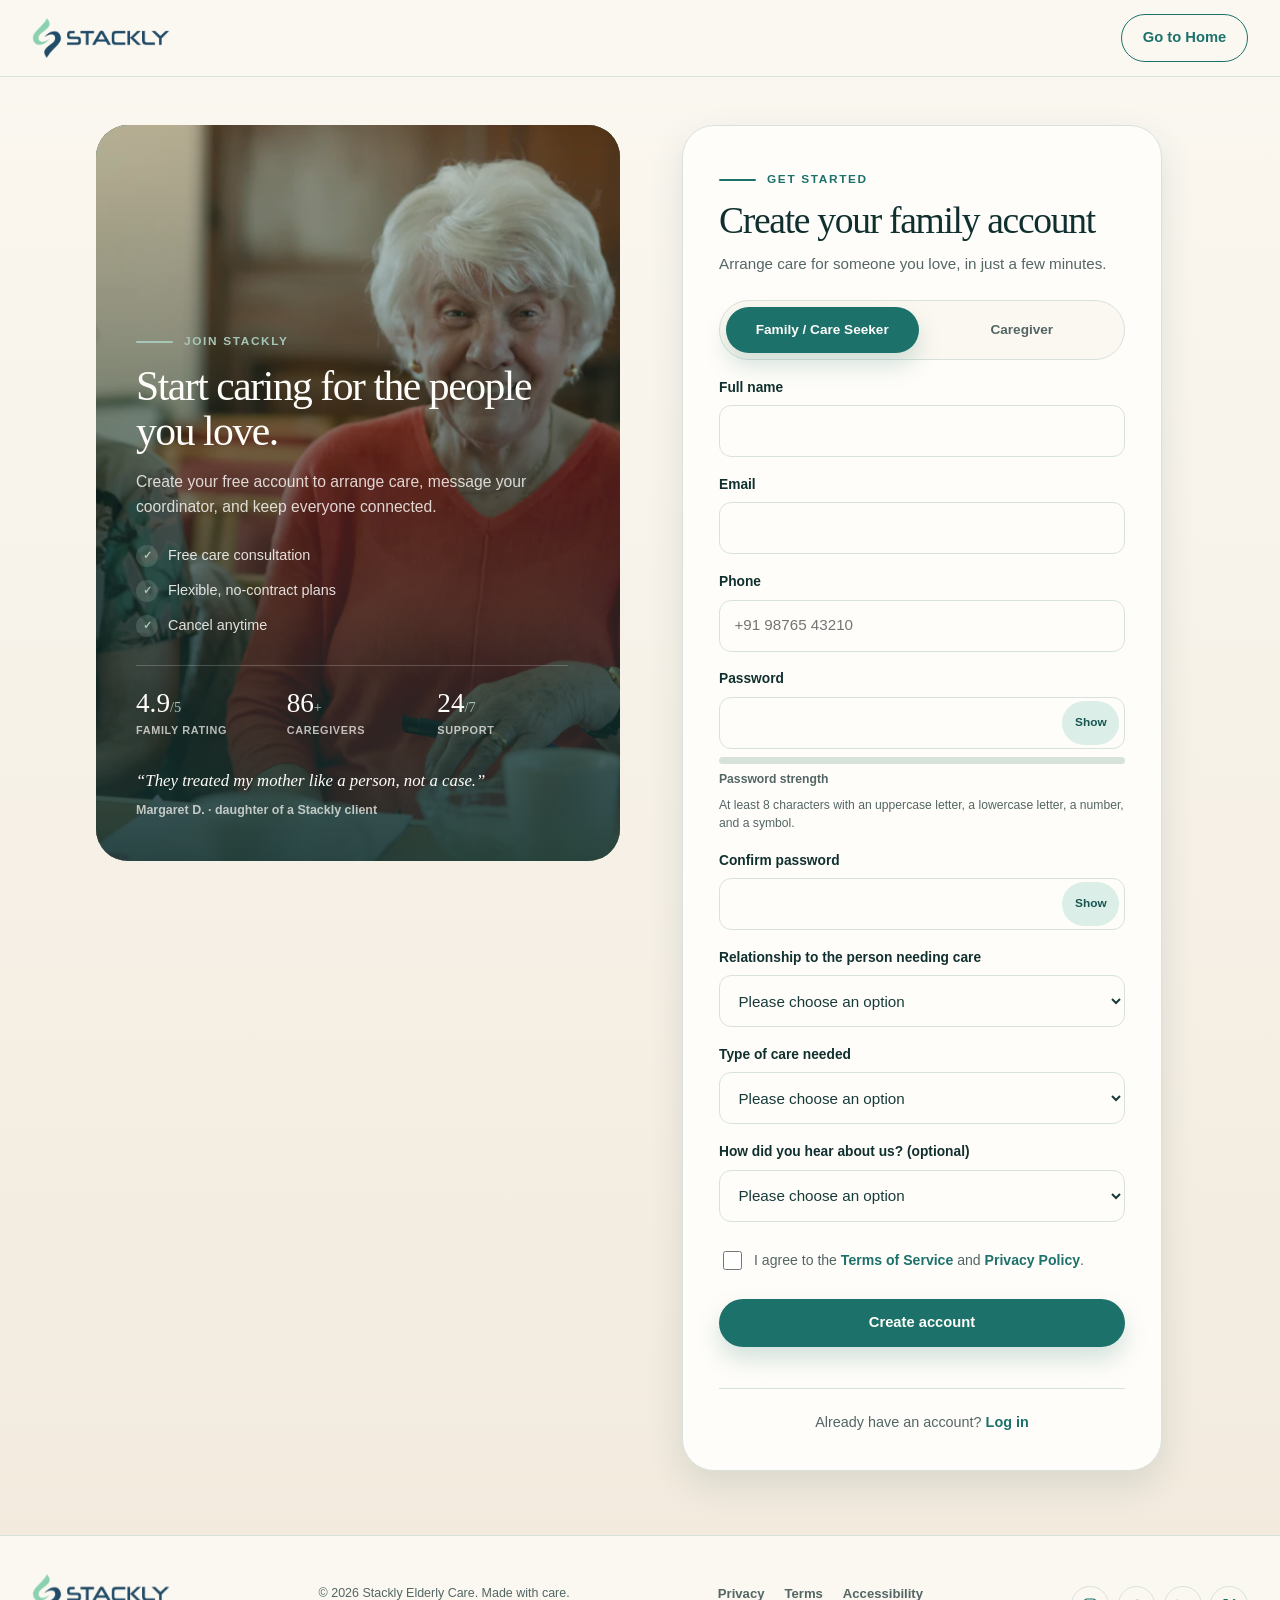
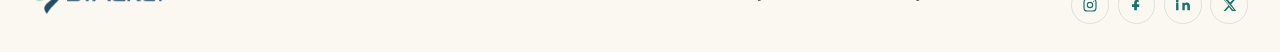
<file: signup.html>
<!doctype html>
<html lang="en">
<head>
  <meta charset="utf-8">
  <meta name="viewport" content="width=device-width, initial-scale=1">
  <meta name="description" content="Create a free Stackly Elderly Care account as a family member arranging care, or as a caregiver joining our team.">
  <title>Create Account | Stackly Elderly Care</title>
  <link rel="stylesheet" href="css/auth.css">
  <script src="js/auth.js?v=3" defer></script>
</head>
<body class="auth-body">
  <a class="skip-link" href="#main-content">Skip to content</a>

  <header class="auth-header">
    <div class="container auth-header__inner">
      <a class="brand" href="index.html" aria-label="Stackly Elderly Care home">
        <img class="brand__logo" src="images/logo/logo-stackly.webp" width="346" height="100" alt="Stackly Elderly Care">
        
      </a>

      <a class="button button--outline auth-header__home" href="index.html">Go to Home</a>
    </div>
  </header>

  <main id="main-content" class="auth-main">
    <div class="auth-shell">
      <section class="auth-story" aria-labelledby="auth-story-title">
        <img class="auth-story__img" src="images/auth-side-signup.webp" width="640" height="800" loading="lazy" decoding="async" alt="Two older women sitting together at a table, smiling and sharing a conversation">
        <div class="auth-story__scrim" aria-hidden="true"></div>
        <div class="auth-story__overlay">
          <p class="eyebrow eyebrow--light"><span class="eyebrow__line" aria-hidden="true"></span> Join Stackly</p>
          <h2 class="auth-story__title" id="auth-story-title" data-copy-family="Start caring for the people you love." data-copy-caregiver="Turn your compassion into a career.">Start caring for the people you love.</h2>
          <p class="auth-story__lead" data-copy-family="Create your free account to arrange care, message your coordinator, and keep everyone connected." data-copy-caregiver="Join our care team and start earning, with flexible hours and real support.">Create your free account to arrange care, message your coordinator, and keep everyone connected.</p>
          <ul class="auth-story__points" data-role-story="family">
            <li><span class="auth-story__tick" aria-hidden="true">&#10003;</span> Free care consultation</li>
            <li><span class="auth-story__tick" aria-hidden="true">&#10003;</span> Flexible, no-contract plans</li>
            <li><span class="auth-story__tick" aria-hidden="true">&#10003;</span> Cancel anytime</li>
          </ul>
          <ul class="auth-story__points" data-role-story="caregiver" hidden>
            <li><span class="auth-story__tick" aria-hidden="true">&#10003;</span> Paid training &amp; certification</li>
            <li><span class="auth-story__tick" aria-hidden="true">&#10003;</span> Competitive pay &amp; benefits</li>
            <li><span class="auth-story__tick" aria-hidden="true">&#10003;</span> Real career growth</li>
          </ul>
          <div class="auth-story__stats">
            <div class="auth-story__stat"><strong>4.9<span>/5</span></strong><span>Family rating</span></div>
            <div class="auth-story__stat"><strong>86<span>+</span></strong><span>Caregivers</span></div>
            <div class="auth-story__stat"><strong>24<span>/7</span></strong><span>Support</span></div>
          </div>
          <figure class="auth-story__quote">
            <blockquote>&ldquo;They treated my mother like a person, not a case.&rdquo;</blockquote>
            <figcaption>Margaret D. &middot; daughter of a Stackly client</figcaption>
          </figure>
        </div>
      </section>

      <section class="auth-panel" aria-labelledby="auth-form-title">
        <div class="auth-card">
          <p class="eyebrow"><span class="eyebrow__line" aria-hidden="true"></span> Get started</p>
          <h1 id="auth-form-title" data-copy-family="Create your family account" data-copy-caregiver="Join our care team">Create your family account</h1>
          <p class="auth-card__lead" data-copy-family="Arrange care for someone you love, in just a few minutes." data-copy-caregiver="Start earning by caring for families near you.">Arrange care for someone you love, in just a few minutes.</p>

          <form class="auth-form" data-auth-form novalidate data-processing-label="Creating account..." data-processing-message="Setting things up..." data-success-message="Account created. Taking you to your home page." data-success-redirect="index.html">
            <div class="auth-role" role="radiogroup" aria-label="I am signing up as">
              <label class="auth-role__option">
                <input class="auth-role__input" type="radio" name="role" value="family" checked>
                <span>Family / Care Seeker</span>
              </label>
              <label class="auth-role__option">
                <input class="auth-role__input" type="radio" name="role" value="caregiver">
                <span>Caregiver</span>
              </label>
            </div>

            <div class="auth-field">
              <label class="auth-field__label" for="su-name">Full name</label>
              <input class="auth-field__input" id="su-name" name="fullName" type="text" autocomplete="name" required data-validate="name" data-label="full name" aria-describedby="su-name-error">
              <p class="auth-field__error" id="su-name-error" data-error hidden></p>
            </div>

            <div class="auth-field">
              <label class="auth-field__label" for="su-email">Email</label>
              <input class="auth-field__input" id="su-email" name="email" type="email" autocomplete="email" required data-validate="email" data-label="email" aria-describedby="su-email-error">
              <p class="auth-field__error" id="su-email-error" data-error hidden></p>
            </div>

            <div class="auth-field">
              <label class="auth-field__label" for="su-phone">Phone</label>
              <input class="auth-field__input" id="su-phone" name="phone" type="tel" autocomplete="tel" placeholder="+91 98765 43210" required data-validate="phone" data-label="phone" aria-describedby="su-phone-error">
              <p class="auth-field__error" id="su-phone-error" data-error hidden></p>
            </div>

            <div class="auth-field">
              <label class="auth-field__label" for="su-password">Password</label>
              <div class="auth-input">
                <input class="auth-field__input" id="su-password" name="password" type="password" autocomplete="new-password" required data-validate="password" data-label="password" aria-describedby="su-password-hint su-password-error">
                <button class="auth-input__toggle" type="button" data-password-toggle aria-pressed="false" aria-controls="su-password" aria-label="Show password"><span data-toggle-text>Show</span></button>
              </div>
              <div class="auth-strength" data-strength>
                <div class="auth-strength__bar"><span class="auth-strength__fill" data-strength-fill></span></div>
                <p class="auth-strength__text" data-strength-text aria-live="polite">Password strength</p>
              </div>
              <p class="auth-field__hint" id="su-password-hint">At least 8 characters with an uppercase letter, a lowercase letter, a number, and a symbol.</p>
              <p class="auth-field__error" id="su-password-error" data-error hidden></p>
            </div>

            <div class="auth-field">
              <label class="auth-field__label" for="su-confirm">Confirm password</label>
              <div class="auth-input">
                <input class="auth-field__input" id="su-confirm" name="confirmPassword" type="password" autocomplete="new-password" required data-validate="confirm" data-match="#su-password" data-label="password confirmation" aria-describedby="su-confirm-error">
                <button class="auth-input__toggle" type="button" data-password-toggle aria-pressed="false" aria-controls="su-confirm" aria-label="Show password confirmation"><span data-toggle-text>Show</span></button>
              </div>
              <p class="auth-field__error" id="su-confirm-error" data-error hidden></p>
            </div>

            <div class="auth-role-fields" data-role-fields="family">
              <div class="auth-field">
                <label class="auth-field__label" for="su-relationship">Relationship to the person needing care</label>
                <select class="auth-field__input" id="su-relationship" name="relationship" required data-validate="select" data-label="relationship" data-empty-message="Please choose your relationship to the person needing care." aria-describedby="su-relationship-error">
                  <option value="">Please choose an option</option>
                  <option value="parent">Parent</option>
                  <option value="spouse">Spouse or partner</option>
                  <option value="self">Myself</option>
                  <option value="grandparent">Grandparent</option>
                  <option value="other">Other</option>
                </select>
                <p class="auth-field__error" id="su-relationship-error" data-error hidden></p>
              </div>

              <div class="auth-field">
                <label class="auth-field__label" for="su-care-type">Type of care needed</label>
                <select class="auth-field__input" id="su-care-type" name="careType" required data-validate="select" data-label="type of care" data-empty-message="Please choose the type of care needed." aria-describedby="su-care-type-error">
                  <option value="">Please choose an option</option>
                  <option value="home-nursing">Home nursing</option>
                  <option value="companionship">Companionship</option>
                  <option value="personal-care">Personal care</option>
                  <option value="respite">Respite care</option>
                  <option value="not-sure">Not sure yet</option>
                </select>
                <p class="auth-field__error" id="su-care-type-error" data-error hidden></p>
              </div>
            </div>

            <div class="auth-role-fields" data-role-fields="caregiver" hidden>
              <div class="auth-field">
                <label class="auth-field__label" for="su-expertise">Area of expertise</label>
                <select class="auth-field__input" id="su-expertise" name="expertise" required data-validate="select" data-label="area of expertise" data-empty-message="Please choose your area of expertise." aria-describedby="su-expertise-error">
                  <option value="">Please choose an option</option>
                  <option value="nursing">Nursing</option>
                  <option value="personal-care">Personal care</option>
                  <option value="companionship">Companionship</option>
                  <option value="memory-care">Memory care</option>
                  <option value="respite">Respite care</option>
                </select>
                <p class="auth-field__error" id="su-expertise-error" data-error hidden></p>
              </div>

              <div class="auth-field">
                <label class="auth-field__label" for="su-experience">Years of experience</label>
                <select class="auth-field__input" id="su-experience" name="experience" required data-validate="select" data-label="years of experience" data-empty-message="Please choose your years of experience." aria-describedby="su-experience-error">
                  <option value="">Please choose an option</option>
                  <option value="0-1">Less than 1 year</option>
                  <option value="1-3">1 to 3 years</option>
                  <option value="3-5">3 to 5 years</option>
                  <option value="5-10">5 to 10 years</option>
                  <option value="10-plus">10+ years</option>
                </select>
                <p class="auth-field__error" id="su-experience-error" data-error hidden></p>
              </div>

              <div class="auth-field">
                <label class="auth-field__label" for="su-city">City of service</label>
                <input class="auth-field__input" id="su-city" name="city" type="text" autocomplete="address-level2" placeholder="Salem" required data-validate="city" data-label="city of service" aria-describedby="su-city-error">
                <p class="auth-field__error" id="su-city-error" data-error hidden></p>
              </div>
            </div>

            <div class="auth-field">
              <label class="auth-field__label" for="su-referral">How did you hear about us? (optional)</label>
              <select class="auth-field__input" id="su-referral" name="referral">
                <option value="">Please choose an option</option>
                <option value="search">Search engine</option>
                <option value="friend">Friend or family</option>
                <option value="doctor">Doctor or hospital</option>
                <option value="social">Social media</option>
                <option value="other">Other</option>
              </select>
            </div>

            <div class="auth-field">
              <label class="auth-check" for="su-terms">
                <input id="su-terms" name="terms" type="checkbox" required data-validate="checkbox" data-label="terms and privacy agreement" aria-describedby="su-terms-error">
                <span>I agree to the <a href="index.html#contact">Terms of Service</a> and <a href="index.html#contact">Privacy Policy</a>.</span>
              </label>
              <p class="auth-field__error" id="su-terms-error" data-error hidden></p>
            </div>

            <p class="auth-summary" data-form-summary role="alert" hidden></p>

            <button class="button auth-submit" type="submit" data-submit data-copy-family="Create account" data-copy-caregiver="Join as a caregiver">Create account</button>
            <p class="auth-status" data-form-status role="status" aria-live="polite"></p>
          </form>

          <p class="auth-switch">Already have an account? <a data-role-link data-base="login.html" href="login.html?role=family">Log in</a></p>
        </div>
      </section>
    </div>
  </main>

  <footer class="auth-footer">
    <div class="container auth-footer__inner">
      <a class="brand brand--footer" href="index.html" aria-label="Stackly Elderly Care home">
        <img class="brand__logo" src="images/logo/logo-stackly.webp" width="346" height="100" alt="Stackly Elderly Care">
        
      </a>

      <p class="auth-footer__copy">&copy; 2026 Stackly Elderly Care. Made with care.</p>

      <div class="auth-footer__links">
        <a href="404.html">Privacy</a>
        <a href="404.html">Terms</a>
        <a href="404.html">Accessibility</a>
      </div>

      <div class="footer-socials" aria-label="Social media links">
        <a href="404.html" aria-label="Stackly Care on Instagram"><svg viewBox="0 0 24 24" fill="none" stroke="currentColor" stroke-width="1.7" stroke-linecap="round" stroke-linejoin="round"><rect x="3" y="3" width="18" height="18" rx="5"/><circle cx="12" cy="12" r="4"/><path d="M17.5 6.5h.01"/></svg></a>
        <a href="404.html" aria-label="Stackly Care on Facebook"><svg viewBox="0 0 24 24" fill="currentColor"><path d="M14 8h2V4.4c-.3-.1-1.3-.2-2.5-.2-2.5 0-4.2 1.5-4.2 4.3V11H6v4h3.3v5h4v-5h3.3l.5-4h-3.8V8.9c0-1.1.3-1.9 1.7-1.9Z"/></svg></a>
        <a href="404.html" aria-label="Stackly Care on LinkedIn"><svg viewBox="0 0 24 24" fill="currentColor"><path d="M5.2 8.6H1.6V20h3.6V8.6ZM3.4 4A2.1 2.1 0 1 0 3.4 8.2 2.1 2.1 0 0 0 3.4 4ZM22.4 13.5c0-3.4-1.8-5.2-4.4-5.2-2 0-2.9 1.1-3.4 1.8V8.6H11V20h3.6v-5.6c0-1.5.3-2.9 2.1-2.9 1.8 0 1.8 1.7 1.8 3V20H22.4v-6.5Z"/></svg></a>
      <a href="404.html" aria-label="Stackly Care on X"><svg viewBox="0 0 24 24" fill="currentColor"><path d="M18.9 3H22l-6.8 7.8L22.8 21h-6.3l-4.4-5.7L6.9 21H3.8l7.3-8.4L3.1 3h6.4l4 5.2L18.9 3Zm-1.1 16.2h1.7L7.1 4.7H5.3l12.5 14.5Z"/></svg></a></div>
    </div>
  </footer>

  <div class="auth-toast" data-toast role="status" aria-live="polite" hidden></div>
</body>
</html>
</file>
<file: css/style.css>
:root {
  --color-ink: #183b3a;
  --color-ink-deep: #10302f;
  --color-slate: #536665;
  --color-teal: #1d716b;
  --color-teal-dark: #155650;
  --color-teal-mist: #dceee8;
  --color-sage: #a8c6b7;
  --color-cream: #fbf8f1;
  --color-sand: #f1e9dc;
  --color-white: #fffdf9;
  --color-coral: #df7f62;
  --color-coral-dark: #b95e48;
  --color-gold: #d9aa5e;
  --color-line: #d8e2dc;
  --color-line-dark: rgba(255, 253, 249, 0.18);
  --shadow-soft: 0 24px 70px rgba(20, 57, 55, 0.12);
  --shadow-card: 0 14px 36px rgba(20, 57, 55, 0.11);
  --shadow-button: 0 12px 24px rgba(29, 113, 107, 0.2);
  --radius-sm: 0.75rem;
  --radius-md: 1.25rem;
  --radius-lg: 2rem;
  --radius-xl: 2.75rem;
  --radius-pill: 999px;
  --space-1: 0.5rem;
  --space-2: 1rem;
  --space-3: 1.5rem;
  --space-4: 2rem;
  --space-5: 2.5rem;
  --space-6: 3rem;
  --space-7: 4rem;
  --space-8: 5rem;
  --space-9: 6rem;
  --font-body: "Avenir Next", Avenir, "Segoe UI", Arial, sans-serif;
  --font-display: Georgia, "Times New Roman", serif;
  --ease: cubic-bezier(0.22, 0.75, 0.25, 1);
  --container: 76rem;
}

* {
  box-sizing: border-box;
}

html {
  overflow-x: hidden;
  overflow-x: clip;
  scroll-behavior: smooth;
  scroll-padding-top: 5.5rem;
}

body {
  margin: 0;
  min-width: 0;
  overflow-x: clip;
  background: var(--color-cream);
  color: var(--color-ink);
  font-family: var(--font-body);
  font-size: 1.0625rem;
  line-height: 1.6;
  -webkit-font-smoothing: antialiased;
  text-rendering: optimizeLegibility;
}

/* Stop decorative or wide blocks from creating a horizontal scrollbar */
.stats-section,
.about-section,
.process-section,
.caregivers-section,
.testimonials-section,
.pricing-section,
.closing-section,
.site-footer {
  overflow-x: clip;
}

img,
svg {
  display: block;
  max-width: 100%;
}

img {
  height: auto;
}

button,
input {
  color: inherit;
  font: inherit;
}

button,
a {
  -webkit-tap-highlight-color: transparent;
}

button {
  cursor: pointer;
}

a {
  color: inherit;
  text-decoration: none;
}

p,
h1,
h2,
h3,
figure,
blockquote,
ul,
ol {
  margin: 0;
}

ul,
ol {
  padding: 0;
  list-style: none;
}

h1,
h2,
h3 {
  color: var(--color-ink-deep);
  font-family: var(--font-display);
  font-weight: 400;
  letter-spacing: -0.035em;
  line-height: 1.08;
  overflow-wrap: break-word;
}

h1 {
  font-size: clamp(3rem, 10vw, 6.25rem);
}

h2 {
  font-size: clamp(2.35rem, 5.5vw, 4.25rem);
}

h3 {
  font-size: clamp(1.35rem, 2.2vw, 1.7rem);
}

p,
li,
a,
button,
input {
  overflow-wrap: break-word;
}

button:focus-visible,
a:focus-visible,
input:focus-visible {
  outline: 3px solid var(--color-gold);
  outline-offset: 4px;
}

input:focus-visible {
  outline-offset: 0;
}

[hidden] {
  display: none !important;
}

.container {
  width: min(calc(100% - 2rem), var(--container));
  margin-inline: auto;
}

.header__inner > *,
.hero__grid > *,
.about__grid > *,
.process__grid > *,
.testimonials__layout > *,
.faq-layout > *,
.cta-band > *,
.section-heading--split > *,
.life-heading > * {
  min-width: 0;
}

.section {
  padding-block: clamp(4.75rem, 10vw, 8.5rem);
}

.skip-link {
  position: fixed;
  top: 0.75rem;
  left: 0.75rem;
  z-index: 100;
  padding: 0.7rem 1rem;
  border-radius: var(--radius-sm);
  background: var(--color-ink-deep);
  color: var(--color-white);
  transform: translateY(-160%);
  transition: transform 180ms var(--ease);
}

.skip-link:focus {
  transform: translateY(0);
}

.sr-only {
  position: absolute;
  width: 1px;
  height: 1px;
  padding: 0;
  margin: -1px;
  overflow: hidden;
  clip: rect(0, 0, 0, 0);
  white-space: nowrap;
  border: 0;
}

.eyebrow {
  display: inline-flex;
  align-items: center;
  gap: 0.7rem;
  color: var(--color-teal);
  font-size: 0.74rem;
  font-weight: 800;
  letter-spacing: 0.14em;
  line-height: 1.3;
  text-transform: uppercase;
}

.eyebrow__line {
  display: inline-block;
  width: 2.3rem;
  height: 2px;
  border-radius: var(--radius-pill);
  background: currentColor;
}

.eyebrow--light {
  color: var(--color-sage);
}

.section-lead {
  max-width: 38rem;
  color: var(--color-slate);
  font-size: clamp(1.05rem, 1.4vw, 1.2rem);
  line-height: 1.7;
}

.button,
.button--text,
.button--outline,
.button--coral,
.button--cream,
.button--ghost-light {
  display: inline-flex;
  min-height: 3rem;
  align-items: center;
  justify-content: center;
  gap: 0.65rem;
  border: 1px solid transparent;
  border-radius: var(--radius-pill);
  padding: 0.75rem 1.3rem;
  font-size: 0.92rem;
  font-weight: 800;
  line-height: 1.2;
  text-align: center;
  transition: background-color 180ms var(--ease), border-color 180ms var(--ease), color 180ms var(--ease), box-shadow 180ms var(--ease), transform 180ms var(--ease);
}

.button {
  background: var(--color-teal);
  box-shadow: var(--shadow-button);
  color: var(--color-white);
}

.button:hover,
.button:focus-visible {
  background: var(--color-teal-dark);
  box-shadow: 0 15px 28px rgba(29, 113, 107, 0.26);
  transform: translateY(-2px);
}

.button--small {
  min-height: 2.8rem;
  padding-inline: 1.1rem;
  font-size: 0.82rem;
}

.button--text {
  padding-inline: 0.2rem;
  box-shadow: none;
  color: var(--color-ink);
}

.button--text:hover,
.button--text:focus-visible {
  background: transparent;
  box-shadow: none;
  color: var(--color-teal);
  transform: none;
}

.button__play {
  display: inline-grid;
  width: 2.2rem;
  height: 2.2rem;
  place-items: center;
  border: 1px solid var(--color-line);
  border-radius: 50%;
  background: var(--color-white);
  color: var(--color-teal);
  transition: transform 180ms var(--ease);
}

.button--text:hover .button__play,
.button--text:focus-visible .button__play {
  transform: translateX(3px);
}

.button--outline {
  border-color: var(--color-teal);
  background: transparent;
  box-shadow: none;
  color: var(--color-teal);
}

.button--outline:hover,
.button--outline:focus-visible {
  background: var(--color-teal);
  box-shadow: var(--shadow-button);
  color: var(--color-white);
}

.button--coral {
  background: var(--color-coral);
  box-shadow: 0 12px 24px rgba(223, 127, 98, 0.22);
  color: var(--color-white);
}

.button--coral:hover,
.button--coral:focus-visible {
  background: var(--color-coral-dark);
  box-shadow: 0 15px 28px rgba(223, 127, 98, 0.3);
}

.button--cream {
  background: var(--color-cream);
  color: var(--color-teal-dark);
}

.button--cream:hover,
.button--cream:focus-visible {
  background: var(--color-white);
  color: var(--color-teal-dark);
}

.button--ghost-light {
  border-color: rgba(255, 253, 249, 0.5);
  background: transparent;
  box-shadow: none;
  color: var(--color-white);
}

.button--ghost-light:hover,
.button--ghost-light:focus-visible {
  border-color: var(--color-white);
  background: rgba(255, 253, 249, 0.12);
  color: var(--color-white);
}

.button--full {
  width: 100%;
}

.button-group {
  display: flex;
  flex-wrap: wrap;
  align-items: center;
  gap: 0.85rem 1.2rem;
}

.text-link,
.card-link {
  display: inline-flex;
  align-items: center;
  gap: 0.45rem;
  color: var(--color-teal);
  font-size: 0.9rem;
  font-weight: 800;
}

.text-link span,
.card-link span {
  transition: transform 180ms var(--ease);
}

.text-link:hover span,
.text-link:focus-visible span,
.card-link:hover span,
.card-link:focus-visible span {
  transform: translateX(4px);
}

/* Header */
.site-header {
  position: sticky;
  top: 0;
  z-index: 50;
  border-bottom: 1px solid transparent;
  background: rgba(251, 248, 241, 0.86);
  -webkit-backdrop-filter: blur(18px);
  backdrop-filter: blur(18px);
  transition: background-color 200ms var(--ease), border-color 200ms var(--ease), box-shadow 200ms var(--ease);
}

.site-header.is-scrolled {
  border-color: rgba(216, 226, 220, 0.9);
  background: rgba(251, 248, 241, 0.96);
  box-shadow: 0 8px 24px rgba(20, 57, 55, 0.06);
}

.header__inner {
  position: relative;
  display: flex;
  min-height: 5rem;
  align-items: center;
  justify-content: space-between;
  gap: 1rem;
}

.brand {
  display: inline-flex;
  min-width: 0;
  align-items: center;
  gap: 0.7rem;
  color: var(--color-ink-deep);
}

.brand__mark {
  display: grid;
  width: 2.7rem;
  height: 2.7rem;
  flex: 0 0 auto;
  place-items: center;
  border-radius: 1rem 1rem 1rem 0.35rem;
  background: var(--color-teal);
  color: var(--color-white);
  box-shadow: 0 9px 18px rgba(29, 113, 107, 0.18);
  transform: rotate(-3deg);
}

.brand__mark svg {
  width: 1.8rem;
  transform: rotate(3deg);
}

.brand__name {
  display: grid;
  line-height: 1.08;
}

.brand__name strong {
  font-family: var(--font-display);
  font-size: 1.25rem;
  font-weight: 700;
  letter-spacing: -0.04em;
}

.brand__name span {
  color: var(--color-slate);
  font-size: 0.67rem;
  font-weight: 800;
  letter-spacing: 0.14em;
  text-transform: uppercase;
}

.brand__logo {
  display: block;
  width: auto;
  height: 2.5rem;
  max-width: 100%;
  mix-blend-mode: multiply;
}

.site-footer .brand__logo {
  height: 2.35rem;
  filter: grayscale(1) invert(1);
  mix-blend-mode: screen;
}

/* Centered primary navigation (desktop) ----------------------------------- */
@media (min-width: 62rem) {
  .site-header .header__inner {
    justify-content: center;
  }

  .site-header .brand {
    position: absolute;
    top: 50%;
    left: 0;
    transform: translateY(-50%);
  }

  .site-header .primary-nav__list {
    justify-content: center;
  }

  .site-header .nav-cta {
    position: absolute;
    top: 50%;
    right: 0;
    margin: 0;
    transform: translateY(-50%);
  }
}

/* Header toggle (mobile) */
.nav-toggle {
  display: grid;
  width: 2.9rem;
  height: 2.9rem;
  flex: 0 0 auto;
  place-content: center;
  gap: 0.3rem;
  border: 1px solid var(--color-line);
  border-radius: 0.9rem;
  background: var(--color-white);
  box-shadow: 0 6px 16px rgba(20, 57, 55, 0.06);
  transition: background-color 200ms var(--ease), border-color 200ms var(--ease), box-shadow 200ms var(--ease);
}

.nav-toggle span {
  display: block;
  width: 1.15rem;
  height: 2px;
  border-radius: var(--radius-pill);
  background: var(--color-ink);
  transition: transform 200ms var(--ease), opacity 200ms var(--ease), background-color 200ms var(--ease);
}

.nav-toggle[aria-expanded="true"] {
  border-color: var(--color-teal);
  background: var(--color-teal);
  box-shadow: var(--shadow-button);
}

.nav-toggle[aria-expanded="true"] span {
  background: var(--color-white);
}

.nav-toggle[aria-expanded="true"] span:nth-child(1) {
  transform: translateY(0.4rem) rotate(45deg);
}

.nav-toggle[aria-expanded="true"] span:nth-child(2) {
  opacity: 0;
}

.nav-toggle[aria-expanded="true"] span:nth-child(3) {
  transform: translateY(-0.4rem) rotate(-45deg);
}

/* Scrim behind the mobile drawer */
body:has(.nav-toggle[aria-expanded="true"])::before {
  position: fixed;
  inset: 0;
  z-index: 45;
  background: rgba(16, 48, 47, 0.5);
  -webkit-backdrop-filter: blur(3px);
  backdrop-filter: blur(3px);
  content: "";
  animation: navScrim 240ms var(--ease) both;
}

@keyframes navScrim {
  from {
    opacity: 0;
  }
  to {
    opacity: 1;
  }
}

/* Premium mobile drawer */
.primary-nav {
  position: absolute;
  top: calc(100% + 0.5rem);
  right: 0;
  left: auto;
  width: min(22rem, 100%);
  max-height: calc(100vh - 7rem);
  overflow-y: auto;
  overscroll-behavior: contain;
  padding: 0.75rem;
  border: 1px solid var(--color-line);
  border-radius: var(--radius-lg);
  background: rgba(255, 253, 249, 0.98);
  -webkit-backdrop-filter: blur(18px);
  backdrop-filter: blur(18px);
  box-shadow: var(--shadow-soft);
  opacity: 0;
  visibility: hidden;
  transform: translateY(-0.75rem) scale(0.97);
  transform-origin: top right;
  transition: opacity 200ms var(--ease), transform 260ms var(--ease), visibility 200ms var(--ease);
}

.primary-nav.is-open {
  opacity: 1;
  visibility: visible;
  transform: translateY(0) scale(1);
}

.primary-nav__list {
  display: grid;
  gap: 0.2rem;
  padding: 0;
}

.primary-nav__list > li {
  min-width: 0;
}

.nav-link {
  display: flex;
  min-height: 3.1rem;
  align-items: center;
  justify-content: space-between;
  gap: 0.75rem;
  border-radius: 0.9rem;
  padding: 0.65rem 0.9rem;
  color: var(--color-ink-deep);
  font-size: 1rem;
  font-weight: 700;
  transition: background-color 180ms var(--ease), color 180ms var(--ease);
}

.nav-link::after {
  width: 0.5rem;
  height: 0.5rem;
  flex: 0 0 auto;
  border-top: 2px solid var(--color-sage);
  border-right: 2px solid var(--color-sage);
  content: "";
  transform: rotate(45deg);
  transition: transform 180ms var(--ease), border-color 180ms var(--ease);
}

.nav-link:hover,
.nav-link:focus-visible {
  background: var(--color-cream);
  color: var(--color-teal-dark);
}

.nav-link:hover::after,
.nav-link:focus-visible::after {
  border-color: var(--color-teal);
  transform: translateX(2px) rotate(45deg);
}

.nav-link.is-active {
  background: var(--color-teal-mist);
  color: var(--color-teal-dark);
}

.nav-link.is-active::after {
  border-color: var(--color-teal);
}

.nav-cta {
  width: 100%;
  min-height: 3.1rem;
  margin-top: 0.55rem;
  font-size: 0.92rem;
}

/* Drawer footer */
.primary-nav__foot {
  display: grid;
  gap: 0.85rem;
  margin-top: 0.9rem;
  padding-top: 1rem;
  border-top: 1px solid var(--color-line);
}

.primary-nav__call {
  display: flex;
  align-items: center;
  gap: 0.7rem;
  min-height: 3rem;
  padding: 0.5rem 0.6rem;
  border-radius: 0.9rem;
  transition: background-color 180ms var(--ease);
}

.primary-nav__call:hover,
.primary-nav__call:focus-visible {
  background: var(--color-cream);
}

.primary-nav__call-icon {
  display: grid;
  width: 2.4rem;
  height: 2.4rem;
  flex: 0 0 auto;
  place-items: center;
  border-radius: 0.8rem;
  background: var(--color-teal-mist);
  color: var(--color-teal);
}

.primary-nav__call-icon svg {
  width: 1.25rem;
}

.primary-nav__call small {
  display: block;
  color: var(--color-slate);
  font-size: 0.68rem;
  font-weight: 800;
  letter-spacing: 0.06em;
  text-transform: uppercase;
}

.primary-nav__call strong {
  display: block;
  margin-top: 0.1rem;
  color: var(--color-ink-deep);
  font-size: 0.98rem;
}

.primary-nav__socials {
  display: flex;
  gap: 0.5rem;
}

.primary-nav__socials a {
  display: grid;
  width: 2.5rem;
  height: 2.5rem;
  place-items: center;
  border: 1px solid var(--color-line);
  border-radius: 50%;
  color: var(--color-teal);
  transition: background-color 180ms var(--ease), border-color 180ms var(--ease), color 180ms var(--ease), transform 180ms var(--ease);
}

.primary-nav__socials a:hover,
.primary-nav__socials a:focus-visible {
  border-color: var(--color-teal);
  background: var(--color-teal-mist);
  color: var(--color-teal-dark);
  transform: translateY(-2px);
}

.primary-nav__socials svg {
  width: 1.05rem;
  height: 1.05rem;
}

/* Staggered entrance for drawer items */
.primary-nav.is-open .primary-nav__list > li,
.primary-nav.is-open .primary-nav__foot {
  animation: navItemIn 340ms var(--ease) both;
}

.primary-nav.is-open .primary-nav__list > li:nth-child(1) { animation-delay: 40ms; }
.primary-nav.is-open .primary-nav__list > li:nth-child(2) { animation-delay: 80ms; }
.primary-nav.is-open .primary-nav__list > li:nth-child(3) { animation-delay: 120ms; }
.primary-nav.is-open .primary-nav__list > li:nth-child(4) { animation-delay: 160ms; }
.primary-nav.is-open .primary-nav__list > li:nth-child(5) { animation-delay: 200ms; }
.primary-nav.is-open .primary-nav__list > li:nth-child(6) { animation-delay: 240ms; }
.primary-nav.is-open .primary-nav__list > li:nth-child(7) { animation-delay: 280ms; }
.primary-nav.is-open .primary-nav__foot { animation-delay: 320ms; }

@keyframes navItemIn {
  from {
    opacity: 0;
    transform: translateY(0.5rem);
  }
  to {
    opacity: 1;
    transform: none;
  }
}

/* Hero */
.hero {
  position: relative;
  isolation: isolate;
  overflow: hidden;
  padding-block: clamp(4rem, 9vw, 7.5rem) clamp(5rem, 10vw, 8rem);
  background: var(--color-cream);
}

.hero__glow {
  position: absolute;
  z-index: -1;
  border-radius: 50%;
  filter: blur(2px);
  pointer-events: none;
}

.hero__glow--one {
  top: -9rem;
  right: -10rem;
  width: 28rem;
  height: 28rem;
  background: rgba(168, 198, 183, 0.3);
}

.hero__glow--two {
  bottom: -11rem;
  left: -13rem;
  width: 30rem;
  height: 30rem;
  background: rgba(241, 233, 220, 0.9);
}

.hero__grid {
  display: grid;
  align-items: center;
  gap: clamp(3rem, 8vw, 7rem);
}

.hero__copy {
  max-width: 42rem;
}

.hero__copy h1 {
  max-width: 10ch;
  margin-top: 1.15rem;
}

.hero__copy h1 em {
  color: var(--color-teal);
  font-style: italic;
}

.hero__lead {
  max-width: 35rem;
  margin-top: 1.65rem;
  color: var(--color-slate);
  font-size: clamp(1.08rem, 1.7vw, 1.25rem);
  line-height: 1.75;
}

.hero__copy .button-group {
  margin-top: 2rem;
}

.hero__trust {
  display: flex;
  flex-wrap: wrap;
  gap: 0.75rem 1.35rem;
  margin-top: 2rem;
  color: var(--color-slate);
  font-size: 0.78rem;
  font-weight: 700;
}

.hero__trust li {
  display: inline-flex;
  align-items: center;
  gap: 0.45rem;
}

.trust-badge__icon {
  display: inline-grid;
  width: 1.25rem;
  height: 1.25rem;
  place-items: center;
  border-radius: 50%;
  background: var(--color-teal-mist);
  color: var(--color-teal);
  font-size: 0.75rem;
  font-weight: 900;
}

.hero__visual {
  width: min(100%, 34rem);
  min-width: 0;
  margin-inline: auto;
}

.hero__photo-wrap {
  position: relative;
  width: min(100%, 30rem);
  max-width: 100%;
  margin-inline: auto;
  padding: 0.8rem;
}

.hero__photo-accent {
  position: absolute;
  top: 0;
  right: 0;
  bottom: 0;
  left: 0;
  z-index: 0;
  border: 1px solid var(--color-sage);
  border-radius: 4rem 4rem 7rem 4rem;
  background: var(--color-sage);
  transform: rotate(4deg);
}

.hero__photo {
  position: relative;
  z-index: 1;
  width: 100%;
  aspect-ratio: 5 / 6;
  border: 0.6rem solid var(--color-white);
  border-radius: 4rem 4rem 7rem 4rem;
  box-shadow: var(--shadow-soft);
  object-fit: cover;
}

.hero__note {
  position: absolute;
  z-index: 2;
  border: 1px solid rgba(216, 226, 220, 0.85);
  border-radius: var(--radius-md);
  background: rgba(255, 253, 249, 0.95);
  box-shadow: var(--shadow-card);
}

.hero__note--trust {
  right: 0.6rem;
  bottom: 6.2rem;
  display: flex;
  align-items: center;
  gap: 0.65rem;
  padding: 0.75rem 0.85rem;
}

.hero__note-icon {
  display: grid;
  width: 2.2rem;
  height: 2.2rem;
  flex: 0 0 auto;
  place-items: center;
  border-radius: 0.8rem;
  background: var(--color-teal-mist);
  color: var(--color-teal);
}

.hero__note-icon svg {
  width: 1.2rem;
}

.hero__note strong,
.hero__note small,
.hero__note--families span {
  display: block;
}

.hero__note strong {
  color: var(--color-ink-deep);
  font-size: 0.82rem;
  line-height: 1.2;
}

.hero__note small {
  margin-top: 0.15rem;
  color: var(--color-slate);
  font-size: 0.7rem;
}

.hero__note--families {
  bottom: 1rem;
  left: 0.7rem;
  padding: 0.7rem 0.9rem;
}

.hero__note--families strong {
  color: var(--color-coral-dark);
  font-family: var(--font-display);
  font-size: 1.4rem;
}

.hero__note--families span {
  color: var(--color-slate);
  font-size: 0.7rem;
  font-weight: 700;
}

.hero__caption {
  display: flex;
  align-items: center;
  justify-content: center;
  gap: 0.5rem;
  margin-top: 1.1rem;
  color: var(--color-slate);
  font-family: var(--font-display);
  font-size: 0.95rem;
  font-style: italic;
}

.caption__dot {
  width: 0.45rem;
  height: 0.45rem;
  border-radius: 50%;
  background: var(--color-coral);
}

/* Trust bar */
.stats-section {
  padding-block: 2.8rem;
  background: var(--color-teal-dark);
  color: var(--color-white);
}

.stats-section h2 {
  margin-top: 0.7rem;
  color: var(--color-white);
  font-size: clamp(2rem, 4vw, 3rem);
}

.stats-list {
  display: grid;
  grid-template-columns: repeat(2, minmax(0, 1fr));
  gap: 1.35rem 1rem;
  margin-top: 2.25rem;
}

.stat {
  min-width: 0;
  padding-top: 1.25rem;
  border-top: 1px solid var(--color-line-dark);
}

.stat__icon {
  display: grid;
  width: 2.3rem;
  height: 2.3rem;
  place-items: center;
  border-radius: 0.85rem;
  background: rgba(168, 198, 183, 0.17);
  color: var(--color-sage);
}

.stat__icon svg {
  width: 1.25rem;
}

.stat__value {
  display: block;
  margin-top: 0.8rem;
  color: var(--color-white);
  font-family: var(--font-display);
  font-size: clamp(2.1rem, 4vw, 3.35rem);
  letter-spacing: -0.05em;
  line-height: 1;
}

.stat__label {
  display: block;
  margin-top: 0.35rem;
  color: rgba(255, 253, 249, 0.72);
  font-size: 0.78rem;
  font-weight: 700;
  letter-spacing: 0.04em;
  text-transform: uppercase;
}

/* About */
.about-section {
  background: var(--color-white);
}

.about__grid {
  display: grid;
  align-items: center;
  gap: clamp(3.5rem, 8vw, 8rem);
}

.about__media {
  position: relative;
  width: min(100%, 30rem);
  margin-inline: auto;
}

.about__image-frame {
  padding: 0.65rem;
  border-radius: 3rem 3rem 3rem 0.75rem;
  background: var(--color-sand);
}

.about__image-frame img {
  width: 100%;
  aspect-ratio: 5 / 6;
  border-radius: 2.5rem 2.5rem 2.5rem 0.5rem;
  object-fit: cover;
}

.about__badge {
  position: absolute;
  right: 0.25rem;
  bottom: 2rem;
  display: grid;
  min-width: 9.5rem;
  padding: 0.85rem 1rem;
  border-radius: var(--radius-md) 0.4rem var(--radius-md) var(--radius-md);
  background: var(--color-teal);
  color: var(--color-white);
  box-shadow: var(--shadow-card);
  transform: rotate(3deg);
}

.about__badge strong {
  font-family: var(--font-display);
  font-size: 1.1rem;
  font-weight: 400;
}

.about__badge span {
  color: var(--color-sage);
  font-size: 0.76rem;
  font-weight: 800;
  letter-spacing: 0.04em;
  text-transform: uppercase;
}

.about__scribble {
  position: absolute;
  bottom: 0.5rem;
  left: -0.3rem;
  color: var(--color-coral-dark);
  font-family: var(--font-display);
  font-size: 0.9rem;
  font-style: italic;
  transform: rotate(-8deg);
}

.about__content h2 {
  max-width: 12ch;
  margin-top: 1rem;
}

.about__content .section-lead {
  margin-top: 1.3rem;
}

.value-list {
  display: grid;
  gap: 1.15rem;
  margin-top: 2.15rem;
}

.value-list li {
  display: flex;
  align-items: flex-start;
  gap: 0.9rem;
  min-width: 0;
}

.value-list__icon {
  display: grid;
  width: 2.55rem;
  height: 2.55rem;
  flex: 0 0 auto;
  place-items: center;
  border-radius: 0.9rem;
  background: var(--color-teal-mist);
  color: var(--color-teal);
}

.value-list__icon svg {
  width: 1.3rem;
}

.value-list li > span:last-child {
  display: grid;
  gap: 0.16rem;
}

.value-list strong {
  color: var(--color-ink-deep);
  font-size: 0.96rem;
}

.value-list small {
  max-width: 34rem;
  color: var(--color-slate);
  font-size: 0.88rem;
  line-height: 1.55;
}

.about__content .text-link {
  margin-top: 2rem;
}

/* Services */
.services-section {
  overflow: hidden;
  background: var(--color-ink);
  color: var(--color-white);
}

.services-section h2,
.services-section h3 {
  color: var(--color-white);
}

.section-heading--split {
  display: grid;
  gap: 1.5rem 3rem;
}

.section-heading--split h2 {
  max-width: 13ch;
  margin-top: 0.9rem;
}

.section-heading__aside {
  max-width: 28rem;
  align-self: end;
  color: rgba(255, 253, 249, 0.72);
  font-size: 1.05rem;
  line-height: 1.7;
}

.services-grid {
  display: grid;
  grid-template-columns: minmax(0, 1fr);
  gap: 1rem;
  margin-top: 3.25rem;
}

.service-card {
  display: flex;
  min-width: 0;
  flex-direction: column;
  overflow: hidden;
  border: 1px solid rgba(216, 226, 220, 0.16);
  border-radius: var(--radius-md);
  background: var(--color-white);
  box-shadow: 0 12px 34px rgba(8, 29, 29, 0.13);
  color: var(--color-ink);
  transition: transform 220ms var(--ease), box-shadow 220ms var(--ease);
}

.service-card:hover {
  box-shadow: 0 18px 42px rgba(8, 29, 29, 0.2);
  transform: translateY(-5px);
}

.service-card__image-wrap {
  position: relative;
  overflow: hidden;
}

.service-card__image-wrap img {
  width: 100%;
  aspect-ratio: 1.45;
  object-fit: cover;
  transition: transform 500ms var(--ease);
}

.service-card:hover .service-card__image-wrap img {
  transform: scale(1.04);
}

.service-card__number {
  position: absolute;
  top: 0.85rem;
  right: 0.85rem;
  display: grid;
  width: 2.35rem;
  height: 2.35rem;
  place-items: center;
  border-radius: 0.75rem;
  background: rgba(255, 253, 249, 0.9);
  color: var(--color-teal-dark);
  font-size: 0.76rem;
  font-weight: 900;
}

.service-card__body {
  display: flex;
  min-width: 0;
  flex: 1;
  flex-direction: column;
  align-items: flex-start;
  padding: 1.4rem;
}

.service-card__icon {
  display: grid;
  width: 2.6rem;
  height: 2.6rem;
  margin-bottom: 1rem;
  place-items: center;
  border-radius: 0.9rem;
  background: var(--color-teal-mist);
  color: var(--color-teal);
}

.service-card__icon svg {
  width: 1.35rem;
}

.service-card h3 {
  color: var(--color-ink-deep);
  font-size: 1.5rem;
}

.service-card p {
  margin-top: 0.55rem;
  color: var(--color-slate);
  font-size: 0.92rem;
  line-height: 1.6;
}

.service-card .card-link {
  margin-top: auto;
  padding-top: 1.2rem;
}

/* Process */
.process-section {
  background: var(--color-sand);
}

.process__grid {
  display: grid;
  gap: 3.75rem;
}

.process__intro h2 {
  max-width: 12ch;
  margin-top: 1rem;
}

.process__intro .section-lead {
  margin-top: 1.25rem;
}

.process__intro .button {
  margin-top: 1.8rem;
}

.process-list {
  position: relative;
  display: grid;
  gap: 0;
  border-left: 1px solid rgba(29, 113, 107, 0.25);
}

.process-step {
  position: relative;
  display: grid;
  grid-template-columns: 3rem minmax(0, 1fr);
  gap: 1rem;
  min-width: 0;
  padding: 0 0 2.2rem 1.35rem;
}

.process-step:not(:first-child) {
  padding-top: 0.5rem;
}

.process-step:last-child {
  padding-bottom: 0;
}

.process-step::before {
  position: absolute;
  top: 0.35rem;
  left: -0.35rem;
  width: 0.65rem;
  height: 0.65rem;
  border: 2px solid var(--color-sand);
  border-radius: 50%;
  background: var(--color-teal);
  content: "";
}

.process-step__number {
  color: var(--color-coral-dark);
  font-family: var(--font-display);
  font-size: 1.35rem;
  line-height: 1.15;
}

.process-step h3 {
  color: var(--color-ink-deep);
  font-size: 1.5rem;
}

.process-step p {
  max-width: 32rem;
  margin-top: 0.45rem;
  color: var(--color-slate);
  font-size: 0.96rem;
  line-height: 1.65;
}

/* Caregivers */
.caregivers-section {
  background: var(--color-white);
}

.caregivers-heading h2 {
  max-width: 12ch;
  margin-top: 0.9rem;
}

.caregivers-heading__aside {
  max-width: 27rem;
  align-self: end;
}

.caregivers-heading__aside p {
  color: var(--color-slate);
  font-size: 1.04rem;
}

.caregivers-heading__aside .text-link {
  margin-top: 1rem;
}

.caregivers-grid {
  display: grid;
  gap: 1.1rem;
  margin-top: 3.25rem;
}

.profile-card {
  min-width: 0;
  overflow: hidden;
  border: 1px solid var(--color-line);
  border-radius: var(--radius-lg);
  background: var(--color-cream);
  box-shadow: 0 10px 30px rgba(20, 57, 55, 0.05);
}

.profile-card--offset {
  transform: translateY(0);
}

.profile-card__photo {
  position: relative;
  overflow: hidden;
  background: var(--color-sage);
}

.profile-card__photo img {
  width: 100%;
  aspect-ratio: 4 / 5;
  object-fit: cover;
}

.profile-card__status {
  position: absolute;
  right: 0.8rem;
  bottom: 0.8rem;
  display: inline-flex;
  max-width: calc(100% - 1.6rem);
  align-items: center;
  gap: 0.4rem;
  border-radius: var(--radius-pill);
  padding: 0.45rem 0.65rem;
  background: rgba(255, 253, 249, 0.92);
  color: var(--color-ink);
  font-size: 0.68rem;
  font-weight: 800;
}

.profile-card__status span {
  width: 0.45rem;
  height: 0.45rem;
  flex: 0 0 auto;
  border-radius: 50%;
  background: #62a975;
}

.profile-card__body {
  padding: 1.35rem;
}

.profile-card__role {
  color: var(--color-teal);
  font-size: 0.72rem;
  font-weight: 900;
  letter-spacing: 0.11em;
  text-transform: uppercase;
}

.profile-card h3 {
  margin-top: 0.3rem;
  color: var(--color-ink-deep);
  font-size: 1.75rem;
}

.profile-card__body > p:not(.profile-card__role) {
  margin-top: 0.65rem;
  color: var(--color-slate);
  font-family: var(--font-display);
  font-size: 0.98rem;
  font-style: italic;
  line-height: 1.55;
}

.profile-card__meta {
  display: flex;
  flex-wrap: wrap;
  gap: 0.4rem;
  margin-top: 1.1rem;
}

.profile-card__meta span {
  border: 1px solid var(--color-line);
  border-radius: var(--radius-pill);
  padding: 0.35rem 0.55rem;
  color: var(--color-slate);
  font-size: 0.68rem;
  font-weight: 800;
}

/* Daily life mosaic */
.life-section {
  overflow: hidden;
  background: var(--color-teal-dark);
  color: var(--color-white);
}

.life-heading {
  display: grid;
  gap: 1.5rem 3rem;
  align-items: end;
}

.life-heading h2 {
  max-width: 11ch;
  margin-top: 0.9rem;
  color: var(--color-white);
}

.life-heading > p {
  max-width: 31rem;
  color: rgba(255, 253, 249, 0.73);
  font-size: 1.04rem;
  line-height: 1.7;
}

.life-mosaic {
  display: grid;
  grid-template-columns: repeat(2, minmax(0, 1fr));
  gap: 0.75rem;
  margin-top: 3.25rem;
}

.life-mosaic__item {
  position: relative;
  min-width: 0;
  min-height: 12rem;
  overflow: hidden;
  border-radius: var(--radius-md);
  background: var(--color-ink);
}

.life-mosaic__item img {
  width: 100%;
  height: 100%;
  min-height: inherit;
  object-fit: cover;
  transition: transform 500ms var(--ease);
}

.life-mosaic__item:hover img {
  transform: scale(1.04);
}

.life-mosaic__item--feature {
  grid-column: 1 / -1;
  min-height: 17rem;
}

.life-mosaic__item--family {
  grid-column: 1 / -1;
  min-height: 17rem;
}

.life-mosaic__item figcaption {
  position: absolute;
  right: 0.75rem;
  bottom: 0.75rem;
  left: 0.75rem;
  display: grid;
  gap: 0.05rem;
  border-radius: 0.8rem;
  padding: 0.7rem 0.8rem;
  background: linear-gradient(90deg, rgba(16, 48, 47, 0.82), rgba(16, 48, 47, 0.35));
  color: var(--color-white);
}

.life-mosaic__item figcaption strong {
  font-family: var(--font-display);
  font-size: 1.1rem;
  font-weight: 400;
}

.life-mosaic__item figcaption span {
  color: rgba(255, 253, 249, 0.75);
  font-size: 0.7rem;
}

/* Testimonials */
.testimonials-section {
  background: var(--color-sand);
}

.testimonials__layout {
  display: grid;
  gap: 3rem;
  align-items: center;
}

.testimonials__intro h2 {
  max-width: 11ch;
  margin-top: 1rem;
}

.testimonials__intro .section-lead {
  margin-top: 1.25rem;
}

.slider-controls {
  display: flex;
  flex-wrap: wrap;
  align-items: center;
  gap: 0.75rem;
  margin-top: 2rem;
}

.slider-button {
  display: grid;
  width: 2.8rem;
  height: 2.8rem;
  place-items: center;
  border: 1px solid var(--color-line);
  border-radius: 50%;
  background: var(--color-white);
  color: var(--color-teal-dark);
  font-size: 1.1rem;
  transition: background-color 180ms var(--ease), color 180ms var(--ease), transform 180ms var(--ease);
}

.slider-button:hover,
.slider-button:focus-visible {
  background: var(--color-teal);
  color: var(--color-white);
  transform: translateY(-2px);
}

.slider-button--toggle {
  font-size: 0.78rem;
  letter-spacing: 0.05em;
}

.slider-dots {
  display: flex;
  gap: 0.45rem;
  margin-inline: 0.25rem;
}

.slider-dot {
  width: 0.55rem;
  height: 0.55rem;
  border: 0;
  border-radius: 50%;
  padding: 0;
  background: #c7d4cd;
  transition: width 180ms var(--ease), background-color 180ms var(--ease);
}

.slider-dot.is-active {
  width: 1.5rem;
  border-radius: var(--radius-pill);
  background: var(--color-teal);
}

.testimonial-slider {
  position: relative;
  min-width: 0;
  border-radius: var(--radius-xl) 0.75rem var(--radius-xl) var(--radius-xl);
  background: var(--color-teal-dark);
  box-shadow: var(--shadow-soft);
  color: var(--color-white);
}

.testimonial-slider__ornament {
  position: absolute;
  top: 0.25rem;
  right: 1.5rem;
  color: var(--color-sage);
  font-family: var(--font-display);
  font-size: 7rem;
  line-height: 1;
  opacity: 0.55;
}

.testimonial-slider__viewport {
  position: relative;
  min-height: 24rem;
}

.testimonial-slide {
  min-width: 0;
  padding: clamp(2rem, 5vw, 4rem);
}

.testimonial-slide__rating {
  display: flex;
  flex-wrap: wrap;
  align-items: center;
  gap: 0.7rem;
}

.testimonial-slide__rating > span {
  color: var(--color-gold);
  letter-spacing: 0.12em;
}

.testimonial-slide__rating small {
  border-left: 1px solid var(--color-line-dark);
  padding-left: 0.7rem;
  color: rgba(255, 253, 249, 0.63);
  font-size: 0.72rem;
  font-weight: 700;
}

.testimonial-slide blockquote {
  max-width: 34rem;
  margin-top: 1.65rem;
  color: var(--color-white);
  font-family: var(--font-display);
  font-size: clamp(1.5rem, 3vw, 2.2rem);
  line-height: 1.28;
}

.testimonial-slide__author {
  display: flex;
  align-items: center;
  gap: 0.8rem;
  margin-top: 2rem;
}

.testimonial-slide__author img {
  width: 3rem;
  height: 3rem;
  flex: 0 0 auto;
  border: 2px solid rgba(255, 253, 249, 0.35);
  border-radius: 50%;
  object-fit: cover;
}

.testimonial-slide__author span {
  display: grid;
  gap: 0.05rem;
}

.testimonial-slide__author strong {
  color: var(--color-white);
  font-size: 0.9rem;
}

.testimonial-slide__author small {
  color: rgba(255, 253, 249, 0.65);
  font-size: 0.74rem;
}

/* Pricing */
.pricing-section {
  background: var(--color-white);
}

.pricing-heading {
  max-width: 42rem;
  margin-inline: auto;
  text-align: center;
}

.pricing-heading .eyebrow {
  justify-content: center;
}

.pricing-heading h2 {
  margin-top: 0.9rem;
}

.pricing-heading .section-lead {
  margin: 1.1rem auto 0;
}

.pricing-grid {
  display: grid;
  gap: 1rem;
  margin-top: 3.25rem;
}

.plan-card {
  position: relative;
  display: flex;
  min-width: 0;
  flex-direction: column;
  padding: clamp(1.5rem, 3vw, 2.15rem);
  border: 1px solid var(--color-line);
  border-radius: var(--radius-lg);
  background: var(--color-cream);
}

.plan-card--featured {
  border-color: var(--color-teal-dark);
  background: var(--color-teal-dark);
  box-shadow: var(--shadow-soft);
  color: var(--color-white);
}

.plan-card__popular {
  position: absolute;
  top: 1.1rem;
  right: 1.1rem;
  border-radius: var(--radius-pill);
  padding: 0.4rem 0.65rem;
  background: var(--color-coral);
  color: var(--color-white);
  font-size: 0.65rem;
  font-weight: 900;
  letter-spacing: 0.04em;
  text-transform: uppercase;
}

.plan-card__eyebrow {
  color: var(--color-teal);
  font-size: 0.73rem;
  font-weight: 900;
  letter-spacing: 0.1em;
  text-transform: uppercase;
}

.plan-card--featured .plan-card__eyebrow {
  color: var(--color-sage);
}

.plan-card h3 {
  margin-top: 0.45rem;
  font-size: 2.2rem;
}

.plan-card--featured h3 {
  color: var(--color-white);
}

.plan-card__description {
  min-height: 4.8rem;
  margin-top: 0.7rem;
  color: var(--color-slate);
  font-size: 0.92rem;
  line-height: 1.6;
}

.plan-card--featured .plan-card__description {
  color: rgba(255, 253, 249, 0.7);
}

.plan-card__price {
  display: flex;
  flex-wrap: wrap;
  align-items: baseline;
  gap: 0.3rem;
  margin-top: 1.35rem;
}

.plan-card__price strong {
  color: var(--color-ink-deep);
  font-family: var(--font-display);
  font-size: 2rem;
  font-weight: 400;
  letter-spacing: -0.04em;
}

.plan-card--featured .plan-card__price strong {
  color: var(--color-white);
}

.plan-card__price span {
  color: var(--color-slate);
  font-size: 0.78rem;
  font-weight: 700;
}

.plan-card--featured .plan-card__price span {
  color: rgba(255, 253, 249, 0.64);
}

.plan-card > .button {
  margin-top: 1.45rem;
}

.plan-card__rule {
  height: 1px;
  margin-block: 1.65rem;
  background: var(--color-line);
}

.plan-card--featured .plan-card__rule {
  background: var(--color-line-dark);
}

.plan-card__includes {
  color: var(--color-ink-deep);
  font-size: 0.8rem;
  font-weight: 900;
}

.plan-card--featured .plan-card__includes {
  color: var(--color-white);
}

.feature-list {
  display: grid;
  gap: 0.65rem;
  margin-top: 0.8rem;
}

.feature-list li {
  position: relative;
  padding-left: 1.45rem;
  color: var(--color-slate);
  font-size: 0.86rem;
}

.feature-list li::before {
  position: absolute;
  top: 0.52rem;
  left: 0.2rem;
  width: 0.42rem;
  height: 0.22rem;
  border-bottom: 2px solid var(--color-teal);
  border-left: 2px solid var(--color-teal);
  content: "";
  transform: rotate(-45deg);
}

.plan-card--featured .feature-list li {
  color: rgba(255, 253, 249, 0.72);
}

.plan-card--featured .feature-list li::before {
  border-color: var(--color-sage);
}

.pricing-note {
  margin-top: 1.7rem;
  color: var(--color-slate);
  font-size: 0.88rem;
  text-align: center;
}

.pricing-note a {
  color: var(--color-teal);
  font-weight: 800;
}

/* Closing CTA and FAQ */
.closing-section {
  background: var(--color-cream);
}

.cta-band {
  position: relative;
  isolation: isolate;
  display: grid;
  overflow: hidden;
  border-radius: var(--radius-xl) 0.75rem var(--radius-xl) var(--radius-xl);
  background: var(--color-teal);
  color: var(--color-white);
}

.cta-band__copy {
  position: relative;
  z-index: 1;
  padding: clamp(2rem, 6vw, 4.5rem);
}

.cta-band h2 {
  max-width: 10ch;
  margin-top: 0.9rem;
  color: var(--color-white);
}

.cta-band__copy > p:not(.eyebrow) {
  max-width: 34rem;
  margin-top: 1rem;
  color: rgba(255, 253, 249, 0.78);
  font-size: 1.04rem;
  line-height: 1.7;
}

.cta-band .button-group {
  margin-top: 1.8rem;
}

.cta-band__art {
  position: relative;
  display: none;
  min-height: 20rem;
  overflow: hidden;
}

.cta-band__circle,
.cta-band__leaf,
.cta-band__heart {
  position: absolute;
}

.cta-band__circle {
  border: 1px solid rgba(255, 253, 249, 0.3);
  border-radius: 50%;
}

.cta-band__circle--one {
  top: 12%;
  right: 12%;
  width: 18rem;
  height: 18rem;
}

.cta-band__circle--two {
  top: 25%;
  right: 24%;
  width: 12rem;
  height: 12rem;
  border-color: rgba(168, 198, 183, 0.45);
}

.cta-band__leaf {
  width: 7rem;
  height: 12rem;
  border: 1px solid var(--color-sage);
  border-radius: 100% 0 100% 0;
  opacity: 0.65;
}

.cta-band__leaf--one {
  right: 15%;
  bottom: -2.5rem;
  transform: rotate(32deg);
}

.cta-band__leaf--two {
  right: 38%;
  bottom: -3rem;
  transform: rotate(-30deg) scale(0.75);
}

.cta-band__heart {
  top: 43%;
  right: 42%;
  color: var(--color-sage);
  font-family: var(--font-display);
  font-size: 4.5rem;
  line-height: 1;
  transform: rotate(-12deg);
}

.faq-layout {
  display: grid;
  gap: 3rem;
  margin-top: clamp(4.5rem, 8vw, 7rem);
}

.faq-intro h2 {
  max-width: 12ch;
  margin-top: 1rem;
}

.faq-intro > p:not(.eyebrow) {
  max-width: 25rem;
  margin-top: 1rem;
  color: var(--color-slate);
}

.faq-intro .text-link {
  margin-top: 1.3rem;
}

.faq-list {
  border-top: 1px solid var(--color-line);
}

.faq-item {
  border-bottom: 1px solid var(--color-line);
}

.faq-question {
  display: flex;
  width: 100%;
  min-height: 4.6rem;
  align-items: center;
  justify-content: space-between;
  gap: 1rem;
  border: 0;
  background: transparent;
  padding: 1rem 0;
  color: var(--color-ink-deep);
  font-size: 1rem;
  font-weight: 800;
  text-align: left;
}

.faq-question > span:first-child {
  min-width: 0;
}

.faq-question__icon {
  position: relative;
  display: block;
  width: 1.6rem;
  height: 1.6rem;
  flex: 0 0 auto;
  border: 1px solid var(--color-line);
  border-radius: 50%;
  transition: background-color 180ms var(--ease), transform 180ms var(--ease);
}

.faq-question__icon::before,
.faq-question__icon::after {
  position: absolute;
  top: 50%;
  left: 50%;
  width: 0.6rem;
  height: 1px;
  background: currentColor;
  content: "";
  transform: translate(-50%, -50%);
}

.faq-question__icon::after {
  transform: translate(-50%, -50%) rotate(90deg);
  transition: transform 180ms var(--ease);
}

.faq-question[aria-expanded="true"] .faq-question__icon {
  border-color: var(--color-teal);
  background: var(--color-teal);
  color: var(--color-white);
}

.faq-question[aria-expanded="true"] .faq-question__icon::after {
  transform: translate(-50%, -50%) rotate(0);
}

.faq-answer {
  padding: 0 2.6rem 1.35rem 0;
}

.faq-answer p {
  color: var(--color-slate);
  font-size: 0.94rem;
  line-height: 1.7;
}

/* Footer */
.site-footer {
  background: var(--color-ink-deep);
  color: var(--color-white);
}

.footer-main {
  display: grid;
  gap: 2.5rem;
  padding-block: clamp(3.5rem, 7vw, 5.5rem);
}

.brand--footer {
  color: var(--color-white);
}

.brand--footer .brand__name span {
  color: var(--color-sage);
}

.footer-brand > p {
  max-width: 18rem;
  margin-top: 1.2rem;
  color: rgba(255, 253, 249, 0.65);
  font-size: 0.9rem;
  line-height: 1.65;
}

.footer-socials {
  display: flex;
  gap: 0.55rem;
  margin-top: 1.4rem;
}

.footer-socials a {
  display: grid;
  width: 2.35rem;
  height: 2.35rem;
  place-items: center;
  border: 1px solid rgba(255, 253, 249, 0.2);
  border-radius: 50%;
  color: var(--color-sage);
  transition: background-color 180ms var(--ease), border-color 180ms var(--ease), color 180ms var(--ease), transform 180ms var(--ease);
}

.footer-socials a:hover,
.footer-socials a:focus-visible {
  border-color: var(--color-sage);
  background: rgba(168, 198, 183, 0.12);
  color: var(--color-white);
  transform: translateY(-2px);
}

.footer-socials svg {
  width: 1rem;
  height: 1rem;
}

.footer-column h2,
.footer-newsletter h2 {
  color: var(--color-white);
  font-family: var(--font-body);
  font-size: 0.78rem;
  font-weight: 900;
  letter-spacing: 0.12em;
  line-height: 1.3;
  text-transform: uppercase;
}

.footer-column ul {
  display: grid;
  gap: 0.62rem;
  margin-top: 1.1rem;
}

.footer-column li,
.footer-column a,
.footer-column span {
  color: rgba(255, 253, 249, 0.65);
  font-size: 0.88rem;
}

.footer-column a {
  transition: color 180ms var(--ease);
}

.footer-column a:hover,
.footer-column a:focus-visible {
  color: var(--color-white);
}

.footer-contact address {
  display: grid;
  gap: 0.55rem;
  margin-top: 1.1rem;
  font-style: normal;
}

.footer-hours {
  display: grid;
  gap: 0.2rem;
  margin-top: 1.25rem;
}

.footer-hours strong {
  color: var(--color-sage);
  font-size: 0.78rem;
}

.footer-hours span {
  font-size: 0.78rem;
}

.footer-newsletter {
  display: grid;
  gap: 1.3rem;
  padding-block: 1.7rem;
  border-top: 1px solid var(--color-line-dark);
  border-bottom: 1px solid var(--color-line-dark);
}

.footer-newsletter h2 {
  font-family: var(--font-display);
  font-size: 1.65rem;
  font-weight: 400;
  letter-spacing: -0.03em;
  text-transform: none;
}

.footer-newsletter p {
  margin-top: 0.35rem;
  color: rgba(255, 253, 249, 0.6);
  font-size: 0.83rem;
}

.newsletter-form {
  display: flex;
  flex-wrap: wrap;
  gap: 0.6rem;
  align-items: center;
}

.newsletter-form input {
  min-width: 0;
  min-height: 3rem;
  flex: 1 1 12rem;
  border: 1px solid rgba(255, 253, 249, 0.25);
  border-radius: var(--radius-pill);
  background: rgba(255, 253, 249, 0.08);
  padding: 0.75rem 1rem;
  color: var(--color-white);
}

.newsletter-form input::placeholder {
  color: rgba(255, 253, 249, 0.55);
}

.newsletter-form input:focus-visible {
  border-color: var(--color-sage);
  outline-color: var(--color-sage);
}

.newsletter-form .button {
  flex: 0 0 auto;
  border: 0;
  box-shadow: none;
}

.newsletter-form__status {
  width: 100%;
  min-height: 1.2rem;
  margin: 0 !important;
  color: var(--color-sage) !important;
  font-size: 0.75rem !important;
}

.newsletter-form__status.is-error {
  color: var(--color-coral) !important;
}

.newsletter-form__status.is-success {
  color: var(--color-sage) !important;
}

.footer-bottom {
  position: relative;
  display: flex;
  flex-wrap: wrap;
  align-items: center;
  gap: 0.8rem 1.5rem;
  padding-block: 1.35rem;
  padding-right: 4rem;
  color: rgba(255, 253, 249, 0.5);
  font-size: 0.72rem;
}

.footer-bottom > div {
  display: flex;
  flex-wrap: wrap;
  gap: 0.8rem 1rem;
}

.footer-bottom a:hover,
.footer-bottom a:focus-visible {
  color: var(--color-white);
}

.back-to-top {
  position: fixed;
  right: 1rem;
  bottom: 1rem;
  z-index: 40;
  display: grid;
  width: 2.9rem;
  height: 2.9rem;
  place-items: center;
  border: 1px solid var(--color-line);
  border-radius: 50%;
  background: var(--color-white);
  box-shadow: var(--shadow-card);
  color: var(--color-teal-dark);
  opacity: 0;
  pointer-events: none;
  transform: translateY(0.75rem);
  transition: opacity 180ms var(--ease), transform 180ms var(--ease), background-color 180ms var(--ease);
}

.back-to-top.is-visible {
  opacity: 1;
  pointer-events: auto;
  transform: translateY(0);
}

.back-to-top:hover,
.back-to-top:focus-visible {
  background: var(--color-teal-mist);
}

/* Scroll reveal */
[data-reveal] {
  opacity: 0;
  transform: translateY(1.25rem);
  transition: opacity 700ms var(--ease), transform 700ms var(--ease);
}

[data-reveal].is-visible {
  opacity: 1;
  transform: translateY(0);
}

[data-reveal-delay="60"] { transition-delay: 60ms; }
[data-reveal-delay="80"] { transition-delay: 80ms; }
[data-reveal-delay="100"] { transition-delay: 100ms; }
[data-reveal-delay="120"] { transition-delay: 120ms; }
[data-reveal-delay="140"] { transition-delay: 140ms; }
[data-reveal-delay="160"] { transition-delay: 160ms; }
[data-reveal-delay="180"] { transition-delay: 180ms; }
[data-reveal-delay="200"] { transition-delay: 200ms; }
[data-reveal-delay="220"] { transition-delay: 220ms; }
[data-reveal-delay="240"] { transition-delay: 240ms; }
[data-reveal-delay="260"] { transition-delay: 260ms; }
[data-reveal-delay="280"] { transition-delay: 280ms; }
[data-reveal-delay="300"] { transition-delay: 300ms; }
[data-reveal-delay="360"] { transition-delay: 360ms; }

/* Responsive layout */
@media (min-width: 40rem) {
  .container {
    width: min(calc(100% - 3rem), var(--container));
  }

  .stats-list {
    grid-template-columns: repeat(4, minmax(0, 1fr));
    gap: 0;
    margin-top: 2.5rem;
  }

  .stat {
    min-height: 9rem;
    padding: 0 1rem;
    border-top: 0;
    border-left: 1px solid var(--color-line-dark);
  }

  .stat:first-child {
    padding-left: 0;
    border-left: 0;
  }

  .stat:last-child {
    padding-right: 0;
  }

  .services-grid {
    grid-template-columns: repeat(2, minmax(0, 1fr));
  }

  .caregivers-grid {
    grid-template-columns: repeat(2, minmax(0, 1fr));
  }

  .caregivers-grid .profile-card:last-child {
    grid-column: 1 / -1;
    width: calc(50% - 0.55rem);
    margin-inline: auto;
  }

  .life-mosaic__item--feature {
    grid-column: 1 / -1;
    min-height: 20rem;
  }

  .life-mosaic__item--family {
    grid-column: 1 / -1;
    min-height: 20rem;
  }

  .footer-main {
    grid-template-columns: repeat(2, minmax(0, 1fr));
    gap: 2rem;
  }

  .footer-brand {
    grid-column: 1 / -1;
  }

  .footer-newsletter {
    grid-template-columns: 1fr 1fr;
    align-items: center;
  }

  .footer-newsletter > p,
  .footer-newsletter > div {
    min-width: 0;
  }
}

@media (min-width: 48rem) {
  .hero__grid {
    grid-template-columns: minmax(0, 1fr) minmax(20rem, 0.85fr);
  }

  .hero__visual {
    margin-right: 0;
  }

  .section-heading--split,
  .life-heading {
    grid-template-columns: minmax(0, 1fr) minmax(16rem, 0.65fr);
  }

  .process__grid,
  .testimonials__layout,
  .faq-layout {
    grid-template-columns: minmax(0, 0.8fr) minmax(0, 1.2fr);
  }

  .pricing-grid {
    grid-template-columns: repeat(2, minmax(0, 1fr));
  }

  .cta-band {
    grid-template-columns: minmax(0, 1.15fr) minmax(14rem, 0.85fr);
  }

  .cta-band__art {
    display: block;
  }

  .testimonial-slider__viewport {
    min-height: 27rem;
  }
}

@media (min-width: 60rem) {
  .footer-main {
    display: flex;
    flex-wrap: wrap;
    align-items: flex-start;
    justify-content: space-between;
    gap: 2rem 2.5rem;
  }

  .footer-brand {
    flex: 0 1 18rem;
    max-width: 24rem;
    grid-column: auto;
  }

  .footer-column {
    flex: 0 1 auto;
  }

  .about__grid {
    grid-template-columns: minmax(20rem, 0.8fr) minmax(0, 1.1fr);
  }

  .process__grid {
    grid-template-columns: minmax(19rem, 0.8fr) minmax(0, 1.1fr);
    gap: clamp(4rem, 9vw, 9rem);
  }

  .profile-card--offset {
    transform: translateY(2.5rem);
  }

  .life-mosaic {
    grid-template-columns: 1.15fr 0.85fr 0.85fr;
    grid-template-rows: repeat(2, minmax(13rem, 17rem));
    gap: 1rem;
  }

  .life-mosaic__item--feature {
    grid-column: 1;
    grid-row: 1 / 3;
    min-height: 0;
  }

  .life-mosaic__item--album {
    grid-column: 2;
    grid-row: 1;
  }

  .life-mosaic__item--garden {
    grid-column: 2;
    grid-row: 2;
  }

  .life-mosaic__item--family {
    grid-column: 3;
    grid-row: 1 / 3;
    min-height: 0;
  }

  .pricing-grid {
    grid-template-columns: repeat(3, minmax(0, 1fr));
    align-items: start;
  }

  .plan-card--featured {
    transform: translateY(-1rem);
  }
}

@media (min-width: 62rem) {
  .nav-toggle {
    display: none;
  }

  .primary-nav {
    position: static;
    width: auto;
    max-width: none;
    max-height: none;
    overflow: visible;
    padding: 0;
    border: 0;
    border-radius: 0;
    background: transparent;
    -webkit-backdrop-filter: none;
    backdrop-filter: none;
    box-shadow: none;
    opacity: 1;
    visibility: visible;
    transform: none;
  }

  .primary-nav__foot {
    display: none;
  }

  .primary-nav__list {
    display: flex;
    flex-direction: row;
    align-items: center;
    gap: 0.15rem;
    padding: 0;
  }

  .primary-nav.is-open .primary-nav__list > li,
  .primary-nav.is-open .primary-nav__foot {
    animation: none;
  }

  .nav-link {
    min-height: 2.8rem;
    padding: 0.55rem 0.7rem;
    font-size: 0.82rem;
  }

  .nav-link::after {
    display: none;
  }

  .nav-cta {
    width: auto;
    min-height: 2.8rem;
    margin-top: 0;
    margin-left: 0.6rem;
    font-size: 0.82rem;
  }

  .caregivers-grid {
    grid-template-columns: repeat(3, minmax(0, 1fr));
  }

  .caregivers-grid .profile-card:last-child {
    grid-column: auto;
    width: auto;
    margin-inline: 0;
  }
}

@media (min-width: 70rem) {
  .services-grid {
    grid-template-columns: repeat(3, minmax(0, 1fr));
  }

  .testimonial-slide {
    padding: 4.25rem;
  }
}

@media (max-width: 27rem) {
  .container {
    width: min(calc(100% - 1.5rem), var(--container));
  }

  h1 {
    font-size: clamp(2.75rem, 15vw, 4rem);
  }

  .hero__trust {
    display: grid;
    gap: 0.55rem;
  }

  .hero__note--trust {
    right: 0.35rem;
    bottom: 5.85rem;
  }

  .hero__note--families {
    left: 0.35rem;
  }

  .button-group > .button {
    width: 100%;
  }

  .button-group > .button--text {
    width: auto;
    margin-inline: auto;
  }

  .about__badge {
    right: 0.2rem;
  }

  .life-mosaic__item figcaption {
    right: 0.45rem;
    bottom: 0.45rem;
    left: 0.45rem;
    padding: 0.55rem;
  }

  .life-mosaic__item figcaption strong {
    font-size: 0.92rem;
  }

  .life-mosaic__item figcaption span {
    font-size: 0.62rem;
  }

  .newsletter-form .button {
    width: 100%;
  }
}

/* Homepage & global small-screen refinements ------------------------------ */
@media (max-width: 30rem) {
  .section {
    padding-block: clamp(3.5rem, 12vw, 4.75rem);
  }

  .hero {
    padding-block: clamp(2.5rem, 10vw, 4rem) clamp(3.5rem, 12vw, 5rem);
  }

  .hero__photo-wrap {
    padding: 0.6rem;
  }

  .stats-list {
    gap: 1.1rem 0.8rem;
  }

  .testimonial-slide {
    padding: 1.5rem;
  }

  .testimonial-slider__viewport {
    min-height: 22rem;
  }

  .plan-card h3 {
    font-size: 1.95rem;
  }

  .cta-band__copy {
    padding: 1.6rem;
  }

  .footer-newsletter h2 {
    font-size: 1.45rem;
  }
}

@media (max-width: 21.5rem) {
  .container {
    width: min(calc(100% - 1.25rem), var(--container));
  }

  h1 {
    font-size: clamp(2.4rem, 14vw, 3.1rem);
  }

  .stats-list {
    grid-template-columns: minmax(0, 1fr);
  }

  .stat {
    min-height: 0;
  }

  .eyebrow {
    letter-spacing: 0.1em;
  }

  .hero__note--trust {
    bottom: 5.5rem;
  }
}

@media (prefers-reduced-motion: reduce) {
  html {
    scroll-behavior: auto;
  }

  *,
  *::before,
  *::after {
    animation-duration: 0.01ms !important;
    animation-iteration-count: 1 !important;
    transition-duration: 0.01ms !important;
    scroll-behavior: auto !important;
  }

  [data-reveal] {
    opacity: 1;
    transform: none;
  }
}
</file>
<file: css/about.css>
@import url("style.css");

/* ==========================================================================
   About page — page-specific layout only.
   All colour, spacing, radius, shadow and typography tokens are inherited
   from the shared homepage stylesheet (css/style.css) via the @import above.
   ========================================================================== */

/* Shared page helpers ----------------------------------------------------- */
.abt-lead {
  max-width: 42rem;
  margin-top: 1.25rem;
  color: var(--color-slate);
  font-size: clamp(1.05rem, 1.4vw, 1.2rem);
  line-height: 1.7;
}

.abt-lead--light {
  color: rgba(255, 253, 249, 0.78);
}

/* 1. About hero ----------------------------------------------------------- */
.abt-hero {
  position: relative;
  isolation: isolate;
  overflow: hidden;
  padding-block: clamp(1.75rem, 4vw, 2.75rem) clamp(4rem, 9vw, 7rem);
  background: linear-gradient(180deg, var(--color-white), var(--color-cream));
}

.abt-hero__glow {
  position: absolute;
  z-index: -1;
  border-radius: 50%;
  pointer-events: none;
}

.abt-hero__glow--one {
  top: -10rem;
  right: -10rem;
  width: 26rem;
  height: 26rem;
  background: rgba(168, 198, 183, 0.28);
}

.abt-hero__glow--two {
  bottom: -12rem;
  left: -12rem;
  width: 28rem;
  height: 28rem;
  background: rgba(241, 233, 220, 0.85);
}

.abt-breadcrumb {
  margin-bottom: clamp(1.5rem, 4vw, 2.5rem);
}

.abt-breadcrumb ol {
  display: flex;
  flex-wrap: wrap;
  align-items: center;
  gap: 0.55rem;
  color: var(--color-slate);
  font-size: 0.8rem;
  font-weight: 800;
  letter-spacing: 0.02em;
}

.abt-breadcrumb li {
  display: inline-flex;
  align-items: center;
  gap: 0.55rem;
}

.abt-breadcrumb li + li::before {
  color: var(--color-sage);
  content: "/";
  font-weight: 700;
}

.abt-breadcrumb a {
  display: inline-flex;
  align-items: center;
  min-height: 44px;
  color: var(--color-teal);
  transition: color 180ms var(--ease);
}

.abt-breadcrumb a:hover,
.abt-breadcrumb a:focus-visible {
  color: var(--color-teal-dark);
  text-decoration: underline;
}

.abt-breadcrumb [aria-current="page"] {
  color: var(--color-ink-deep);
}

.abt-hero__grid {
  display: grid;
  align-items: center;
  gap: clamp(2.5rem, 7vw, 5.5rem);
}

.abt-hero__title {
  max-width: 14ch;
  margin-top: 1rem;
  font-size: clamp(2.5rem, 6.2vw, 4.375rem);
}

.abt-hero__title em {
  color: var(--color-teal);
  font-style: italic;
}

.abt-hero__copy .button-group {
  margin-top: 2rem;
}

.abt-trust-row {
  display: flex;
  flex-wrap: wrap;
  gap: 0.75rem 1.35rem;
  margin-top: 2rem;
  color: var(--color-slate);
  font-size: 0.78rem;
  font-weight: 700;
}

.abt-trust-row li {
  display: inline-flex;
  align-items: center;
  gap: 0.45rem;
}

.abt-hero__media {
  position: relative;
  width: min(100%, 32rem);
  min-width: 0;
  margin-inline: auto;
}

.abt-hero__frame {
  padding: 0.7rem;
  border-radius: 3rem 3rem 3rem 0.75rem;
  background: var(--color-sand);
}

.abt-hero__photo {
  width: 100%;
  aspect-ratio: 13 / 16;
  border-radius: 2.4rem 2.4rem 2.4rem 0.5rem;
  object-fit: cover;
}

.abt-hero__badge {
  position: absolute;
  left: 0.25rem;
  bottom: 1.6rem;
  display: grid;
  padding: 0.8rem 1rem;
  border-radius: 0.4rem var(--radius-md) var(--radius-md) var(--radius-md);
  background: var(--color-teal);
  color: var(--color-white);
  box-shadow: var(--shadow-card);
  transform: rotate(-3deg);
}

.abt-hero__badge strong {
  font-family: var(--font-display);
  font-size: 1.1rem;
  font-weight: 400;
}

.abt-hero__badge span {
  color: var(--color-sage);
  font-size: 0.7rem;
  font-weight: 800;
  letter-spacing: 0.05em;
  text-transform: uppercase;
}

.abt-hero__chip {
  position: absolute;
  top: 1.6rem;
  right: 0.4rem;
  display: flex;
  align-items: center;
  gap: 0.6rem;
  max-width: calc(100% - 0.8rem);
  padding: 0.7rem 0.85rem;
  border: 1px solid rgba(216, 226, 220, 0.85);
  border-radius: var(--radius-md);
  background: rgba(255, 253, 249, 0.95);
  box-shadow: var(--shadow-card);
}

.abt-hero__chip-icon {
  display: grid;
  width: 2.1rem;
  height: 2.1rem;
  flex: 0 0 auto;
  place-items: center;
  border-radius: 0.75rem;
  background: var(--color-teal-mist);
  color: var(--color-teal);
}

.abt-hero__chip-icon svg {
  width: 1.15rem;
}

.abt-hero__chip strong {
  display: block;
  color: var(--color-ink-deep);
  font-size: 0.8rem;
  line-height: 1.2;
}

.abt-hero__chip small {
  color: var(--color-slate);
  font-size: 0.68rem;
}

/* 2. Our story ------------------------------------------------------------ */
.abt-story {
  background: var(--color-white);
}

.abt-story__grid {
  display: grid;
  align-items: center;
  gap: clamp(3rem, 8vw, 6rem);
}

.abt-story__media {
  position: relative;
  width: min(100%, 30rem);
  margin-inline: auto;
}

.abt-story__frame {
  padding: 0.65rem;
  border-radius: 3rem 3rem 3rem 0.75rem;
  background: var(--color-teal-mist);
}

.abt-story__frame img {
  width: 100%;
  aspect-ratio: 13 / 15;
  border-radius: 2.4rem 2.4rem 2.4rem 0.5rem;
  object-fit: cover;
}

.abt-story__quote {
  position: absolute;
  right: 0.6rem;
  bottom: -1.6rem;
  max-width: 17rem;
  padding: 1.1rem 1.25rem;
  border-radius: var(--radius-md) 0.4rem var(--radius-md) var(--radius-md);
  background: var(--color-teal-dark);
  box-shadow: var(--shadow-soft);
  color: var(--color-white);
}

.abt-story__quote p {
  font-family: var(--font-display);
  font-size: 1rem;
  font-style: italic;
  line-height: 1.5;
}

.abt-story__content h2 {
  max-width: 15ch;
  margin-top: 1rem;
}

.abt-story__content > p {
  margin-top: 1rem;
  color: var(--color-slate);
  line-height: 1.7;
}

.abt-signature {
  display: grid;
  gap: 0.15rem;
  margin-top: 2rem;
  padding-top: 1.5rem;
  border-top: 1px solid var(--color-line);
}

.abt-signature__name {
  color: var(--color-ink-deep);
  font-family: var(--font-display);
  font-size: 1.65rem;
  font-style: italic;
  letter-spacing: -0.02em;
}

.abt-signature__role {
  color: var(--color-slate);
  font-size: 0.8rem;
  font-weight: 800;
  letter-spacing: 0.06em;
  text-transform: uppercase;
}

/* 3. Mission, vision & values --------------------------------------------- */
.abt-mvv {
  background: var(--color-sand);
}

.abt-mvv__head {
  max-width: 46rem;
  margin-inline: auto;
  text-align: center;
}

.abt-mvv__head .eyebrow {
  justify-content: center;
}

.abt-mvv__head h2 {
  margin-top: 1rem;
}

.abt-mvv__head .abt-lead {
  margin-inline: auto;
}

.abt-pillars {
  display: grid;
  gap: 1rem;
  margin-top: clamp(2.5rem, 5vw, 3.5rem);
}

.abt-pillar {
  display: flex;
  min-width: 0;
  flex-direction: column;
  padding: clamp(1.5rem, 3vw, 2rem);
  border: 1px solid var(--color-line);
  border-radius: var(--radius-lg);
  background: var(--color-white);
}

.abt-pillar--accent {
  border-color: var(--color-teal-dark);
  background: var(--color-teal-dark);
  color: var(--color-white);
}

.abt-pillar__icon {
  display: grid;
  width: 3rem;
  height: 3rem;
  margin-bottom: 1.1rem;
  place-items: center;
  border-radius: 1rem;
  background: var(--color-teal-mist);
  color: var(--color-teal);
}

.abt-pillar__icon svg {
  width: 1.5rem;
}

.abt-pillar--accent .abt-pillar__icon {
  background: rgba(168, 198, 183, 0.18);
  color: var(--color-sage);
}

.abt-pillar__label {
  color: var(--color-teal);
  font-size: 0.72rem;
  font-weight: 900;
  letter-spacing: 0.12em;
  text-transform: uppercase;
}

.abt-pillar--accent .abt-pillar__label {
  color: var(--color-sage);
}

.abt-pillar h3 {
  margin-top: 0.5rem;
  color: var(--color-ink-deep);
  font-size: 1.4rem;
}

.abt-pillar--accent h3 {
  color: var(--color-white);
}

.abt-pillar p {
  margin-top: 0.6rem;
  color: var(--color-slate);
  font-size: 0.92rem;
  line-height: 1.65;
}

.abt-pillar--accent p {
  color: rgba(255, 253, 249, 0.75);
}

.abt-values {
  margin-top: clamp(2.5rem, 5vw, 3.5rem);
}

.abt-values__title {
  color: var(--color-ink-deep);
  font-size: clamp(1.4rem, 2.4vw, 1.9rem);
  text-align: center;
}

.abt-values__list {
  display: grid;
  grid-template-columns: minmax(0, 1fr);
  gap: 0.85rem;
  margin-top: 1.75rem;
}

.abt-value {
  display: grid;
  gap: 0.2rem;
  min-width: 0;
  padding: 1.1rem 1.15rem;
  border: 1px solid var(--color-line);
  border-radius: var(--radius-md);
  background: var(--color-white);
}

.abt-value__icon {
  display: grid;
  width: 2.2rem;
  height: 2.2rem;
  margin-bottom: 0.4rem;
  place-items: center;
  border-radius: 0.7rem;
  background: var(--color-teal-mist);
  color: var(--color-teal);
  font-size: 0.95rem;
}

.abt-value strong {
  color: var(--color-ink-deep);
  font-size: 0.98rem;
}

.abt-value > span:last-child {
  color: var(--color-slate);
  font-size: 0.82rem;
  line-height: 1.5;
}

/* 4. Meet the team -------------------------------------------------------- */
.abt-team {
  background: var(--color-white);
}

.abt-team__head {
  max-width: 46rem;
}

.abt-team__head h2 {
  margin-top: 1rem;
}

.abt-team__grid {
  display: grid;
  grid-template-columns: minmax(0, 1fr);
  gap: 1.1rem;
  margin-top: clamp(2.5rem, 5vw, 3.25rem);
}

.abt-member {
  min-width: 0;
  overflow: hidden;
  border: 1px solid var(--color-line);
  border-radius: var(--radius-lg);
  background: var(--color-cream);
  box-shadow: 0 10px 30px rgba(20, 57, 55, 0.05);
}

.abt-member__photo {
  background: var(--color-sage);
}

.abt-member__photo img {
  width: 100%;
  aspect-ratio: 4 / 5;
  object-fit: cover;
}

.abt-member__body {
  padding: 1.25rem;
}

.abt-member h3 {
  color: var(--color-ink-deep);
  font-size: 1.4rem;
}

.abt-member__role {
  margin-top: 0.3rem;
  color: var(--color-teal);
  font-size: 0.72rem;
  font-weight: 900;
  letter-spacing: 0.1em;
  text-transform: uppercase;
}

.abt-member__body > p:last-child {
  margin-top: 0.65rem;
  color: var(--color-slate);
  font-size: 0.88rem;
  line-height: 1.6;
}

.abt-join {
  display: grid;
  gap: 1.25rem;
  margin-top: 1.5rem;
  padding: clamp(1.5rem, 4vw, 2.25rem);
  border-radius: var(--radius-lg);
  background: var(--color-teal);
  color: var(--color-white);
}

.abt-join h3 {
  color: var(--color-white);
  font-size: 1.5rem;
}

.abt-join p {
  max-width: 46rem;
  margin-top: 0.5rem;
  color: rgba(255, 253, 249, 0.8);
  font-size: 0.92rem;
  line-height: 1.65;
}

.abt-join .button {
  justify-self: start;
  background: var(--color-cream);
  box-shadow: none;
  color: var(--color-teal-dark);
}

.abt-join .button:hover,
.abt-join .button:focus-visible {
  background: var(--color-white);
  color: var(--color-teal-dark);
}

/* 5. Our impact in numbers ------------------------------------------------ */
.abt-impact {
  overflow: hidden;
  background: var(--color-ink);
  color: var(--color-white);
}

.abt-impact h2 {
  color: var(--color-white);
}

.abt-impact__grid {
  display: grid;
  align-items: center;
  gap: clamp(2.5rem, 6vw, 4.5rem);
}

.abt-impact__media {
  position: relative;
  width: min(100%, 32rem);
  margin-inline: auto;
}

.abt-impact__media img {
  width: 100%;
  aspect-ratio: 13 / 15;
  border-radius: var(--radius-lg) var(--radius-lg) var(--radius-lg) 0.75rem;
  object-fit: cover;
}

.abt-impact__caption {
  display: flex;
  align-items: center;
  gap: 0.5rem;
  margin-top: 1rem;
  color: rgba(255, 253, 249, 0.75);
  font-family: var(--font-display);
  font-size: 0.95rem;
  font-style: italic;
}

.abt-impact__content h2 {
  max-width: 16ch;
  margin-top: 1rem;
}

.abt-counters {
  display: grid;
  grid-template-columns: repeat(2, minmax(0, 1fr));
  gap: 1.35rem 1rem;
  margin-top: 2.5rem;
}

.abt-counter {
  min-width: 0;
  padding-top: 1.25rem;
  border-top: 1px solid var(--color-line-dark);
}

.abt-counter__value {
  display: block;
  color: var(--color-white);
  font-family: var(--font-display);
  font-size: clamp(2rem, 4vw, 3rem);
  letter-spacing: -0.04em;
  line-height: 1;
}

.abt-counter__label {
  display: block;
  margin-top: 0.35rem;
  color: rgba(255, 253, 249, 0.72);
  font-size: 0.78rem;
  font-weight: 700;
  letter-spacing: 0.04em;
  text-transform: uppercase;
}

/* 6. Why families trust Stackly ------------------------------------------- */
.abt-trust {
  background: var(--color-white);
}

.abt-trust__grid {
  display: grid;
  align-items: center;
  gap: clamp(3rem, 7vw, 6rem);
}

.abt-trust__content h2 {
  max-width: 15ch;
  margin-top: 1rem;
}

.abt-creds {
  display: grid;
  gap: 1.1rem;
  margin-top: 2rem;
}

.abt-cred {
  display: flex;
  min-width: 0;
  align-items: flex-start;
  gap: 0.9rem;
}

.abt-cred__icon {
  display: grid;
  width: 2.55rem;
  height: 2.55rem;
  flex: 0 0 auto;
  place-items: center;
  border-radius: 0.9rem;
  background: var(--color-teal-mist);
  color: var(--color-teal);
}

.abt-cred__icon svg {
  width: 1.3rem;
}

.abt-cred h3 {
  color: var(--color-ink-deep);
  font-size: 1.02rem;
}

.abt-cred p {
  margin-top: 0.2rem;
  color: var(--color-slate);
  font-size: 0.88rem;
  line-height: 1.55;
}

.abt-trust__media {
  position: relative;
  width: min(100%, 30rem);
  margin-inline: auto;
}

.abt-trust__media img {
  width: 100%;
  aspect-ratio: 13 / 10.5;
  border-radius: var(--radius-lg);
  object-fit: cover;
}

.abt-trust__badge {
  position: absolute;
  left: 1rem;
  bottom: 1rem;
  display: grid;
  padding: 0.8rem 1rem;
  border-radius: var(--radius-md);
  background: rgba(255, 253, 249, 0.95);
  box-shadow: var(--shadow-card);
}

.abt-trust__badge strong {
  color: var(--color-teal-dark);
  font-family: var(--font-display);
  font-size: 1.4rem;
}

.abt-trust__badge span {
  color: var(--color-slate);
  font-size: 0.68rem;
  font-weight: 800;
  letter-spacing: 0.05em;
  text-transform: uppercase;
}

/* 7. Life at Stackly ------------------------------------------------------ */
.abt-life {
  overflow: hidden;
  background: var(--color-cream);
}

.abt-life__head {
  display: grid;
  gap: 1.25rem 3rem;
  align-items: end;
}

.abt-life__head h2 {
  max-width: 14ch;
  margin-top: 0.9rem;
}

.abt-life__head > p {
  max-width: 32rem;
  color: var(--color-slate);
  font-size: 1.04rem;
  line-height: 1.7;
}

.abt-life__rail-wrap {
  --abt-rail-pad: max(1rem, calc((100vw - var(--container)) / 2));
  margin-top: clamp(2.5rem, 5vw, 3.25rem);
  overflow-x: auto;
  scroll-padding-inline: var(--abt-rail-pad);
  scroll-snap-type: x mandatory;
  scrollbar-width: thin;
  -webkit-overflow-scrolling: touch;
}

.abt-life__rail {
  display: flex;
  gap: 1rem;
  padding: 0.25rem var(--abt-rail-pad);
}

.abt-life__item {
  position: relative;
  flex: 0 0 clamp(14rem, 60vw, 22rem);
  min-width: 0;
  overflow: hidden;
  border-radius: var(--radius-md);
  background: var(--color-ink);
  scroll-snap-align: start;
}

.abt-life__item img {
  width: 100%;
  aspect-ratio: 4 / 3;
  object-fit: cover;
  transition: transform 500ms var(--ease);
}

.abt-life__item:hover img {
  transform: scale(1.04);
}

.abt-life__item p {
  position: absolute;
  right: 0.6rem;
  bottom: 0.6rem;
  left: 0.6rem;
  display: grid;
  gap: 0.05rem;
  padding: 0.6rem 0.7rem;
  border-radius: 0.7rem;
  background: linear-gradient(90deg, rgba(16, 48, 47, 0.82), rgba(16, 48, 47, 0.35));
  color: var(--color-white);
}

.abt-life__item p strong {
  font-family: var(--font-display);
  font-size: 1rem;
  font-weight: 400;
}

.abt-life__item p span {
  color: rgba(255, 253, 249, 0.78);
  font-size: 0.68rem;
}

/* 8. Testimonials and final CTA ------------------------------------------- */
.abt-voices {
  background: var(--color-sand);
}

.abt-voices .cta-band {
  margin-top: clamp(3.5rem, 7vw, 5.5rem);
}

/* Enlarge slider dot tap target to 44px while keeping the dot small */
.slider-dot {
  position: relative;
  width: 2.75rem;
  height: 2.75rem;
  border-radius: 0;
  background: transparent;
}

.slider-dot::before {
  position: absolute;
  top: 50%;
  left: 50%;
  width: 0.6rem;
  height: 0.6rem;
  border-radius: 50%;
  background: #c7d4cd;
  content: "";
  transform: translate(-50%, -50%);
  transition: width 180ms var(--ease), background-color 180ms var(--ease);
}

.slider-dot.is-active {
  width: 2.75rem;
  border-radius: 0;
  background: transparent;
}

.slider-dot.is-active::before {
  width: 1.5rem;
  border-radius: var(--radius-pill);
  background: var(--color-teal);
}

/* Responsive layout ------------------------------------------------------- */
@media (min-width: 34rem) {
  .abt-values__list {
    grid-template-columns: repeat(2, minmax(0, 1fr));
  }

  .abt-team__grid {
    grid-template-columns: repeat(2, minmax(0, 1fr));
  }
}

@media (min-width: 48rem) {
  .abt-hero__grid {
    grid-template-columns: minmax(0, 1.05fr) minmax(0, 0.95fr);
  }

  .abt-hero__media {
    margin-right: 0;
  }

  .abt-pillars {
    grid-template-columns: repeat(3, minmax(0, 1fr));
  }

  .abt-life__head {
    grid-template-columns: minmax(0, 1fr) minmax(16rem, 0.6fr);
  }

  .abt-impact__grid {
    grid-template-columns: minmax(0, 0.9fr) minmax(0, 1.1fr);
  }

  .abt-join {
    grid-template-columns: minmax(0, 1fr) auto;
    align-items: center;
  }

  .abt-join .button {
    justify-self: end;
  }
}

@media (min-width: 60rem) {
  .abt-story__grid {
    grid-template-columns: minmax(20rem, 0.85fr) minmax(0, 1.15fr);
  }

  .abt-trust__grid {
    grid-template-columns: minmax(0, 1.15fr) minmax(20rem, 0.85fr);
  }

  .abt-values__list {
    grid-template-columns: repeat(3, minmax(0, 1fr));
  }
}

@media (min-width: 62rem) {
  .abt-team__grid {
    grid-template-columns: repeat(4, minmax(0, 1fr));
  }
}
</file>
<file: css/caregivers.css>
@import url("style.css");

/* ==========================================================================
   Caregivers page — page-specific layout only.
   Colour, spacing, radius, shadow and typography tokens are inherited from
   the shared homepage stylesheet (css/style.css) via the @import above.
   ========================================================================== */

.cg-lead {
  max-width: 44rem;
  margin-top: 1.25rem;
  color: var(--color-slate);
  font-size: clamp(1.05rem, 1.4vw, 1.2rem);
  line-height: 1.7;
}

.cg-lead--light {
  color: rgba(255, 253, 249, 0.82);
}

.cg-hero__inner > *,
.cg-philosophy__grid > *,
.cg-training__grid > *,
.cg-day__row > *,
.cg-join__grid > *,
.cg-modal__panel > * {
  min-width: 0;
}

/* 1. Caregivers hero ------------------------------------------------------- */
.cg-hero {
  position: relative;
  isolation: isolate;
  overflow: hidden;
  padding-block: clamp(2rem, 5vw, 3.5rem) clamp(4rem, 9vw, 7rem);
  background: linear-gradient(180deg, var(--color-white), var(--color-cream));
}

.cg-hero__wash {
  position: absolute;
  z-index: -1;
  border-radius: 50%;
  filter: blur(2px);
  pointer-events: none;
}

.cg-hero__wash--one {
  top: -12rem;
  left: -12rem;
  width: 30rem;
  height: 30rem;
  background: rgba(168, 198, 183, 0.26);
}

.cg-hero__wash--two {
  right: -14rem;
  bottom: -14rem;
  width: 32rem;
  height: 32rem;
  background: rgba(241, 233, 220, 0.9);
}

.cg-hero__inner {
  display: grid;
  align-items: center;
  gap: clamp(2.5rem, 7vw, 5rem);
}

.cg-hero__title {
  max-width: 16ch;
  margin-top: 1rem;
}

.cg-hero__title em {
  color: var(--color-teal);
  font-style: italic;
}

.cg-hero__lead {
  max-width: 34rem;
  margin-top: 1.5rem;
  color: var(--color-slate);
  font-size: clamp(1.08rem, 1.7vw, 1.25rem);
  line-height: 1.75;
}

.cg-hero__actions {
  margin-top: 2rem;
}

.cg-hero__meta {
  display: flex;
  flex-wrap: wrap;
  gap: 0.75rem 1.35rem;
  margin-top: 2rem;
  color: var(--color-slate);
  font-size: 0.78rem;
  font-weight: 700;
}

.cg-hero__meta li {
  display: inline-flex;
  align-items: center;
  gap: 0.45rem;
}

.cg-breadcrumb ol {
  display: flex;
  flex-wrap: wrap;
  align-items: center;
  gap: 0.55rem;
  color: var(--color-slate);
  font-size: 0.8rem;
  font-weight: 800;
  letter-spacing: 0.02em;
}

.cg-breadcrumb li {
  display: inline-flex;
  align-items: center;
  gap: 0.55rem;
}

.cg-breadcrumb li + li::before {
  color: var(--color-sage);
  content: "/";
  font-weight: 700;
}

.cg-breadcrumb a {
  display: inline-flex;
  align-items: center;
  min-height: 44px;
  color: var(--color-teal);
  transition: color 180ms var(--ease);
}

.cg-breadcrumb a:hover,
.cg-breadcrumb a:focus-visible {
  color: var(--color-teal-dark);
  text-decoration: underline;
}

.cg-breadcrumb [aria-current="page"] {
  color: var(--color-ink-deep);
}

/* Offset portrait cluster */
.cg-hero__cluster {
  position: relative;
  width: min(100%, 30rem);
  aspect-ratio: 5 / 4;
  margin-inline: auto;
}

.cg-hero__portrait {
  position: absolute;
  overflow: hidden;
  border: 0.5rem solid var(--color-white);
  background: var(--color-sand);
  box-shadow: var(--shadow-card);
}

.cg-hero__portrait img {
  width: 100%;
  height: 100%;
  object-fit: cover;
}

.cg-hero__portrait--a {
  top: 6%;
  left: 0;
  z-index: 1;
  width: 58%;
  aspect-ratio: 4 / 5;
  border-radius: 2.5rem 2.5rem 2.5rem 0.75rem;
}

.cg-hero__portrait--b {
  top: 0;
  right: 0;
  z-index: 2;
  width: 44%;
  aspect-ratio: 4 / 5;
  border-radius: 2rem 2rem 0.75rem 2rem;
  transform: rotate(3deg);
}

.cg-hero__portrait--c {
  right: 4%;
  bottom: 0;
  z-index: 3;
  width: 46%;
  aspect-ratio: 4 / 5;
  border-radius: 2rem 0.75rem 2rem 2rem;
  transform: rotate(-3deg);
}

.cg-hero__badge {
  position: absolute;
  bottom: 4%;
  left: 0;
  z-index: 4;
  display: grid;
  gap: 0.1rem;
  padding: 0.85rem 1.05rem;
  border: 1px solid rgba(216, 226, 220, 0.9);
  border-radius: var(--radius-md);
  background: rgba(255, 253, 249, 0.97);
  box-shadow: var(--shadow-card);
}

.cg-hero__badge-value {
  color: var(--color-teal-dark);
  font-family: var(--font-display);
  font-size: 1.9rem;
  line-height: 1;
}

.cg-hero__badge-label {
  max-width: 9rem;
  color: var(--color-slate);
  font-size: 0.66rem;
  font-weight: 800;
  letter-spacing: 0.04em;
  text-transform: uppercase;
}

.cg-hero__chip {
  position: absolute;
  top: -0.6rem;
  left: 32%;
  z-index: 4;
  display: inline-flex;
  align-items: center;
  gap: 0.4rem;
  padding: 0.5rem 0.85rem;
  border-radius: var(--radius-pill);
  background: var(--color-teal);
  box-shadow: var(--shadow-button);
  color: var(--color-white);
  font-size: 0.72rem;
  font-weight: 800;
}

.cg-hero__chip-star {
  color: var(--color-gold);
}

/* 2. Our care philosophy --------------------------------------------------- */
.cg-philosophy {
  background: var(--color-white);
}

.cg-philosophy__grid {
  display: grid;
  align-items: center;
  gap: clamp(2.5rem, 7vw, 5rem);
}

.cg-philosophy__media {
  position: relative;
  width: min(100%, 28rem);
  margin-inline: auto;
}

.cg-philosophy__frame {
  padding: 0.65rem;
  border-radius: 3rem 3rem 3rem 0.75rem;
  background: var(--color-teal-mist);
}

.cg-philosophy__frame img {
  width: 100%;
  aspect-ratio: 5 / 4;
  border-radius: 2.4rem 2.4rem 2.4rem 0.5rem;
  object-fit: cover;
}

.cg-philosophy__tag {
  position: absolute;
  right: 0.5rem;
  bottom: -1rem;
  display: grid;
  padding: 0.7rem 0.9rem;
  border-radius: var(--radius-md) 0.4rem var(--radius-md) var(--radius-md);
  background: var(--color-teal);
  box-shadow: var(--shadow-card);
  color: var(--color-white);
}

.cg-philosophy__tag strong {
  font-family: var(--font-display);
  font-size: 1rem;
  font-weight: 400;
}

.cg-philosophy__tag span {
  color: var(--color-sage);
  font-size: 0.64rem;
  font-weight: 800;
  letter-spacing: 0.08em;
  text-transform: uppercase;
}

.cg-philosophy__content h2 {
  max-width: 16ch;
  margin-top: 1rem;
}

.cg-steps {
  display: grid;
  gap: 1.1rem;
  margin-top: 2rem;
}

.cg-step {
  display: grid;
  grid-template-columns: 2.6rem minmax(0, 1fr);
  gap: 0.85rem;
  align-items: start;
  min-width: 0;
}

.cg-step__num {
  color: var(--color-coral-dark);
  font-family: var(--font-display);
  font-size: 1.3rem;
  line-height: 1.2;
}

.cg-step h3 {
  color: var(--color-ink-deep);
  font-size: 1.15rem;
}

.cg-step p {
  margin-top: 0.25rem;
  color: var(--color-slate);
  font-size: 0.92rem;
  line-height: 1.6;
}

.cg-philosophy__content .text-link {
  margin-top: 2rem;
}

/* 3. Caregiver directory --------------------------------------------------- */
.cg-directory {
  background: var(--color-cream);
}

.cg-directory__head {
  max-width: 48rem;
}

.cg-directory__head h2 {
  max-width: 18ch;
  margin-top: 1rem;
}

.cg-filters {
  display: grid;
  gap: 1.25rem;
  margin-top: 2.5rem;
  padding: clamp(1rem, 3vw, 1.5rem);
  border: 1px solid var(--color-line);
  border-radius: var(--radius-lg);
  background: var(--color-white);
}

.cg-filter-group {
  display: grid;
  gap: 0.6rem;
}

.cg-filter-group__label {
  color: var(--color-ink-deep);
  font-size: 0.72rem;
  font-weight: 900;
  letter-spacing: 0.12em;
  text-transform: uppercase;
}

.cg-filter-list {
  display: flex;
  flex-wrap: wrap;
  gap: 0.5rem;
}

.cg-filter {
  display: inline-flex;
  min-height: 2.75rem;
  align-items: center;
  padding: 0.5rem 0.95rem;
  border: 1px solid var(--color-line);
  border-radius: var(--radius-pill);
  background: var(--color-cream);
  color: var(--color-slate);
  font-size: 0.82rem;
  font-weight: 800;
  transition: background-color 180ms var(--ease), border-color 180ms var(--ease), color 180ms var(--ease), transform 180ms var(--ease);
}

.cg-filter:hover {
  border-color: var(--color-sage);
  color: var(--color-teal-dark);
  transform: translateY(-1px);
}

.cg-filter.is-active {
  border-color: var(--color-teal);
  background: var(--color-teal);
  box-shadow: var(--shadow-button);
  color: var(--color-white);
}

.cg-filter:focus-visible {
  outline: 3px solid var(--color-gold);
  outline-offset: 3px;
}

.cg-directory__count {
  color: var(--color-slate);
  font-size: 0.85rem;
  font-weight: 700;
}

.cg-grid {
  display: grid;
  grid-template-columns: minmax(0, 1fr);
  gap: 1.1rem;
  margin-top: 2rem;
}

.cg-card {
  display: flex;
  min-width: 0;
  flex-direction: column;
  overflow: hidden;
  border: 1px solid var(--color-line);
  border-radius: var(--radius-lg);
  background: var(--color-white);
  box-shadow: 0 10px 30px rgba(20, 57, 55, 0.05);
  transition: transform 220ms var(--ease), box-shadow 220ms var(--ease);
}

.cg-card:hover {
  box-shadow: var(--shadow-card);
  transform: translateY(-5px);
}

.cg-card__media {
  position: relative;
  overflow: hidden;
  background: var(--color-sage);
}

.cg-card__media img {
  width: 100%;
  aspect-ratio: 4 / 5;
  object-fit: cover;
  transition: transform 500ms var(--ease);
}

.cg-card:hover .cg-card__media img {
  transform: scale(1.04);
}

.cg-card__years {
  position: absolute;
  left: 0.75rem;
  bottom: 0.75rem;
  border-radius: var(--radius-pill);
  padding: 0.4rem 0.7rem;
  background: rgba(255, 253, 249, 0.93);
  color: var(--color-ink-deep);
  font-size: 0.68rem;
  font-weight: 800;
}

.cg-card__body {
  display: flex;
  flex: 1;
  flex-direction: column;
  align-items: flex-start;
  padding: 1.25rem;
}

.cg-card__role {
  color: var(--color-teal);
  font-size: 0.7rem;
  font-weight: 900;
  letter-spacing: 0.11em;
  text-transform: uppercase;
}

.cg-card__name {
  margin-top: 0.25rem;
  color: var(--color-ink-deep);
  font-size: 1.5rem;
}

.cg-card__tags {
  display: flex;
  flex-wrap: wrap;
  gap: 0.4rem;
  margin-top: 0.85rem;
}

.cg-card__tags li {
  border: 1px solid var(--color-line);
  border-radius: var(--radius-pill);
  padding: 0.3rem 0.6rem;
  color: var(--color-slate);
  font-size: 0.7rem;
  font-weight: 800;
}

.cg-card__meta {
  margin-bottom: 1.25rem;
  color: var(--color-slate);
  font-size: 0.82rem;
}

.cg-card__cta {
  width: 100%;
  margin-top: auto;
}

.cg-directory__empty {
  margin-top: 1.5rem;
  padding: 1.5rem;
  border: 1px dashed var(--color-line);
  border-radius: var(--radius-lg);
  color: var(--color-slate);
  text-align: center;
}

.cg-directory__empty a {
  color: var(--color-teal);
  font-weight: 800;
}

/* 4. Training & certification --------------------------------------------- */
.cg-training {
  overflow: hidden;
  padding-block: clamp(4.75rem, 10vw, 8.5rem);
  background: var(--color-teal-dark);
  color: var(--color-white);
}

.cg-training h2 {
  color: var(--color-white);
}

.cg-training__grid {
  display: grid;
  align-items: center;
  gap: clamp(2.5rem, 6vw, 4.5rem);
}

.cg-training__content h2 {
  max-width: 14ch;
  margin-top: 1rem;
}

.cg-creds {
  display: grid;
  gap: 0.85rem;
  margin-top: 2rem;
}

.cg-cred {
  display: flex;
  align-items: flex-start;
  gap: 0.7rem;
  color: rgba(255, 253, 249, 0.85);
  font-size: 0.96rem;
  line-height: 1.55;
}

.cg-cred__icon {
  display: grid;
  width: 1.5rem;
  height: 1.5rem;
  flex: 0 0 auto;
  place-items: center;
  border-radius: 50%;
  background: rgba(168, 198, 183, 0.2);
  color: var(--color-sage);
  font-size: 0.72rem;
  font-weight: 900;
}

.cg-stats {
  display: grid;
  grid-template-columns: repeat(3, minmax(0, 1fr));
  gap: 1rem;
  margin-top: 2.25rem;
  padding-top: 1.75rem;
  border-top: 1px solid var(--color-line-dark);
}

.cg-stat {
  min-width: 0;
}

.cg-stat strong {
  display: block;
  color: var(--color-white);
  font-family: var(--font-display);
  font-size: clamp(1.6rem, 4vw, 2.4rem);
  letter-spacing: -0.04em;
  line-height: 1;
}

.cg-stat span {
  display: block;
  margin-top: 0.35rem;
  color: rgba(255, 253, 249, 0.7);
  font-size: 0.72rem;
  font-weight: 700;
  letter-spacing: 0.04em;
  text-transform: uppercase;
}

.cg-training__media {
  position: relative;
  width: min(100%, 30rem);
  margin-inline: auto;
}

.cg-training__media img {
  width: 100%;
  aspect-ratio: 4 / 3;
  border-radius: var(--radius-lg) var(--radius-lg) var(--radius-lg) 0.75rem;
  object-fit: cover;
}

.cg-training__badge {
  position: absolute;
  left: 1rem;
  bottom: 1rem;
  display: grid;
  padding: 0.75rem 1rem;
  border-radius: var(--radius-md);
  background: rgba(255, 253, 249, 0.95);
  box-shadow: var(--shadow-card);
}

.cg-training__badge strong {
  color: var(--color-teal-dark);
  font-family: var(--font-display);
  font-size: 1.35rem;
}

.cg-training__badge span {
  color: var(--color-slate);
  font-size: 0.64rem;
  font-weight: 800;
  letter-spacing: 0.05em;
  text-transform: uppercase;
}

/* 5. A day in the life ----------------------------------------------------- */
.cg-day {
  background: var(--color-sand);
}

.cg-day__head {
  max-width: 44rem;
}

.cg-day__head h2 {
  max-width: 16ch;
  margin-top: 1rem;
}

.cg-day__rows {
  display: grid;
  gap: 1rem;
  margin-top: clamp(2.5rem, 5vw, 3.25rem);
}

.cg-day__row {
  display: grid;
  align-items: center;
  gap: 1.25rem;
  padding: clamp(1rem, 3vw, 1.35rem);
  border: 1px solid var(--color-line);
  border-radius: var(--radius-lg);
  background: var(--color-white);
}

.cg-day__media {
  overflow: hidden;
  border-radius: var(--radius-md);
}

.cg-day__media img {
  width: 100%;
  aspect-ratio: 13 / 9;
  object-fit: cover;
}

.cg-day__time {
  color: var(--color-coral-dark);
  font-family: var(--font-display);
  font-size: 1rem;
}

.cg-day__copy h3 {
  margin-top: 0.25rem;
  color: var(--color-ink-deep);
  font-size: 1.5rem;
}

.cg-day__copy p {
  margin-top: 0.6rem;
  color: var(--color-slate);
  font-size: 0.95rem;
  line-height: 1.65;
}

/* 6. Caregiver stories ----------------------------------------------------- */
.cg-stories {
  background: var(--color-white);
}

/* Enlarge slider dot tap target to 44px while keeping the dot small */
.slider-dot {
  position: relative;
  width: 2.75rem;
  height: 2.75rem;
  border-radius: 0;
  background: transparent;
}

.slider-dot::before {
  position: absolute;
  top: 50%;
  left: 50%;
  width: 0.6rem;
  height: 0.6rem;
  border-radius: 50%;
  background: #c7d4cd;
  content: "";
  transform: translate(-50%, -50%);
  transition: width 180ms var(--ease), background-color 180ms var(--ease);
}

.slider-dot.is-active {
  width: 2.75rem;
  border-radius: 0;
  background: transparent;
}

.slider-dot.is-active::before {
  width: 1.5rem;
  border-radius: var(--radius-pill);
  background: var(--color-teal);
}

/* 7. Join our team + final CTA -------------------------------------------- */
.cg-join {
  background: var(--color-cream);
}

.cg-join__grid {
  display: grid;
  align-items: center;
  gap: clamp(2.5rem, 6vw, 4.5rem);
}

.cg-join__content h2 {
  max-width: 14ch;
  margin-top: 1rem;
}

.cg-join__benefits {
  display: grid;
  gap: 1rem;
  margin-top: 2rem;
}

.cg-join__benefit {
  display: flex;
  align-items: flex-start;
  gap: 0.8rem;
  min-width: 0;
}

.cg-join__benefit-icon {
  display: grid;
  width: 2.2rem;
  height: 2.2rem;
  flex: 0 0 auto;
  place-items: center;
  border-radius: 0.7rem;
  background: var(--color-teal-mist);
  color: var(--color-teal);
  font-size: 0.8rem;
  font-weight: 900;
}

.cg-join__benefit strong {
  display: block;
  color: var(--color-ink-deep);
  font-size: 0.98rem;
}

.cg-join__benefit small {
  display: block;
  margin-top: 0.15rem;
  color: var(--color-slate);
  font-size: 0.86rem;
  line-height: 1.5;
}

.cg-join__actions {
  margin-top: 2rem;
}

.cg-join__media {
  position: relative;
  width: min(100%, 30rem);
  margin-inline: auto;
}

.cg-join__media img {
  width: 100%;
  aspect-ratio: 7 / 5;
  border-radius: var(--radius-lg);
  object-fit: cover;
}

.cg-join__tag {
  position: absolute;
  left: 1rem;
  bottom: 1rem;
  display: grid;
  padding: 0.75rem 1rem;
  border-radius: var(--radius-md);
  background: rgba(255, 253, 249, 0.95);
  box-shadow: var(--shadow-card);
}

.cg-join__tag strong {
  color: var(--color-teal-dark);
  font-family: var(--font-display);
  font-size: 1.4rem;
}

.cg-join__tag span {
  color: var(--color-slate);
  font-size: 0.64rem;
  font-weight: 800;
  letter-spacing: 0.05em;
  text-transform: uppercase;
}

.cg-join .cta-band {
  margin-top: clamp(3.5rem, 7vw, 5.5rem);
}

/* Caregiver profile modal -------------------------------------------------- */
body.cg-modal-open {
  overflow: hidden;
}

.cg-modal {
  position: fixed;
  inset: 0;
  z-index: 80;
  display: grid;
  place-items: center;
  padding: 1rem;
}

.cg-modal__backdrop {
  position: absolute;
  inset: 0;
  background: rgba(16, 48, 47, 0.6);
  -webkit-backdrop-filter: blur(3px);
  backdrop-filter: blur(3px);
}

.cg-modal__panel {
  position: relative;
  display: grid;
  width: min(100%, 42rem);
  max-height: calc(100vh - 2rem);
  overflow: auto;
  border-radius: var(--radius-lg);
  background: var(--color-white);
  box-shadow: var(--shadow-soft);
}

.cg-modal__close {
  position: absolute;
  top: 0.75rem;
  right: 0.75rem;
  z-index: 2;
  display: grid;
  width: 2.6rem;
  height: 2.6rem;
  place-items: center;
  border: 1px solid var(--color-line);
  border-radius: 50%;
  background: rgba(255, 253, 249, 0.95);
  color: var(--color-ink);
  font-size: 1.1rem;
}

.cg-modal__close:hover,
.cg-modal__close:focus-visible {
  background: var(--color-teal-mist);
}

.cg-modal__media {
  background: var(--color-sage);
}

.cg-modal__media img {
  width: 100%;
  height: 100%;
  min-height: 12rem;
  aspect-ratio: 16 / 10;
  object-fit: cover;
}

.cg-modal__body {
  padding: clamp(1.25rem, 4vw, 2rem);
}

.cg-modal__role {
  color: var(--color-teal);
  font-size: 0.72rem;
  font-weight: 900;
  letter-spacing: 0.12em;
  text-transform: uppercase;
}

.cg-modal__name {
  margin-top: 0.3rem;
  color: var(--color-ink-deep);
  font-size: clamp(1.7rem, 4vw, 2.2rem);
}

.cg-modal__bio {
  margin-top: 0.75rem;
  color: var(--color-slate);
  line-height: 1.7;
}

.cg-modal__facts {
  display: grid;
  gap: 0.85rem;
  margin: 1.5rem 0 0;
}

.cg-modal__facts dt {
  color: var(--color-slate);
  font-size: 0.68rem;
  font-weight: 900;
  letter-spacing: 0.1em;
  text-transform: uppercase;
}

.cg-modal__facts dd {
  margin: 0.15rem 0 0;
  color: var(--color-ink-deep);
  font-size: 0.95rem;
  font-weight: 700;
}

.cg-modal__action {
  width: 100%;
  margin-top: 1.75rem;
}

/* Responsive layout ------------------------------------------------------- */
@media (min-width: 40rem) {
  .cg-grid {
    grid-template-columns: repeat(2, minmax(0, 1fr));
  }
}

@media (min-width: 48rem) {
  .cg-hero__inner {
    grid-template-columns: minmax(0, 0.92fr) minmax(0, 1.08fr);
  }

  .cg-hero__cluster {
    grid-column: 1;
    grid-row: 1;
  }

  .cg-hero__content {
    grid-column: 2;
    grid-row: 1;
  }

  .cg-training__grid {
    grid-template-columns: minmax(0, 1.05fr) minmax(0, 0.95fr);
  }

  .cg-day__row {
    grid-template-columns: minmax(0, 1fr) minmax(0, 1.05fr);
    gap: clamp(1.5rem, 4vw, 2.5rem);
    padding: clamp(1.25rem, 3vw, 1.75rem);
  }

  .cg-day__row--reverse .cg-day__media {
    order: 2;
  }

  .cg-day__row--reverse .cg-day__copy {
    order: 1;
  }

  .cg-join__grid {
    grid-template-columns: minmax(0, 1.1fr) minmax(0, 0.9fr);
  }

  .cg-modal__panel {
    grid-template-columns: minmax(0, 0.85fr) minmax(0, 1.15fr);
  }

  .cg-modal__media img {
    aspect-ratio: auto;
  }
}

@media (min-width: 60rem) {
  .cg-philosophy__grid {
    grid-template-columns: minmax(20rem, 0.9fr) minmax(0, 1.1fr);
  }
}

@media (min-width: 62rem) {
  .cg-grid {
    grid-template-columns: repeat(3, minmax(0, 1fr));
  }
}

@media (max-width: 27rem) {
  .cg-hero__badge {
    padding: 0.7rem 0.85rem;
  }

  .cg-hero__badge-value {
    font-size: 1.6rem;
  }

  .cg-hero__chip {
    left: 4%;
  }

  .cg-filter {
    font-size: 0.78rem;
    padding-inline: 0.8rem;
  }

  .cg-stats {
    grid-template-columns: minmax(0, 1fr);
  }
}
</file>
<file: css/contact.css>
@import url("style.css");

/* ==========================================================================
   Contact page — page-specific layout only.
   Colour, spacing, radius, shadow and typography tokens are inherited from
   the shared homepage stylesheet (css/style.css) via the @import above.
   ========================================================================== */

.ct-lead {
  max-width: 44rem;
  margin-top: 1.25rem;
  color: var(--color-slate);
  font-size: clamp(1.05rem, 1.4vw, 1.2rem);
  line-height: 1.7;
}

.ct-hero__grid > *,
.ct-details__grid > *,
.ct-reach__grid > *,
.ct-form__grid > * {
  min-width: 0;
}

/* 1. Contact hero ---------------------------------------------------------- */
.ct-hero {
  position: relative;
  isolation: isolate;
  overflow: hidden;
  padding-block: clamp(1.75rem, 4vw, 2.75rem) clamp(4rem, 9vw, 7rem);
  background: linear-gradient(180deg, var(--color-white), var(--color-cream));
}

.ct-hero__wash {
  position: absolute;
  z-index: -1;
  border-radius: 50%;
  filter: blur(2px);
  pointer-events: none;
}

.ct-hero__wash--one {
  top: -10rem;
  right: -10rem;
  width: 26rem;
  height: 26rem;
  background: rgba(168, 198, 183, 0.28);
}

.ct-hero__wash--two {
  bottom: -12rem;
  left: -12rem;
  width: 28rem;
  height: 28rem;
  background: rgba(241, 233, 220, 0.85);
}

.ct-hero__grid {
  display: grid;
  align-items: center;
  gap: clamp(2.5rem, 7vw, 5rem);
}

.ct-hero__content {
  max-width: 38rem;
}

.ct-breadcrumb {
  margin-bottom: 1.25rem;
}

.ct-breadcrumb ol {
  display: flex;
  flex-wrap: wrap;
  align-items: center;
  gap: 0.55rem;
  color: var(--color-slate);
  font-size: 0.8rem;
  font-weight: 800;
}

.ct-breadcrumb li {
  display: inline-flex;
  align-items: center;
  gap: 0.55rem;
}

.ct-breadcrumb li + li::before {
  color: var(--color-sage);
  content: "/";
  font-weight: 700;
}

.ct-breadcrumb a {
  display: inline-flex;
  align-items: center;
  min-height: 44px;
  color: var(--color-teal);
  transition: color 180ms var(--ease);
}

.ct-breadcrumb a:hover,
.ct-breadcrumb a:focus-visible {
  color: var(--color-teal-dark);
  text-decoration: underline;
}

.ct-breadcrumb [aria-current="page"] {
  color: var(--color-ink-deep);
}

.ct-hero__title {
  max-width: 16ch;
  margin-top: 1rem;
}

.ct-hero__lead {
  max-width: 34rem;
  margin-top: 1.4rem;
  color: var(--color-slate);
  font-size: clamp(1.08rem, 1.6vw, 1.25rem);
  line-height: 1.72;
}

.ct-hero__chips {
  display: grid;
  gap: 0.75rem;
  margin-top: 2rem;
}

.ct-chip {
  display: flex;
  align-items: center;
  gap: 0.8rem;
  min-height: 3.5rem;
  padding: 0.7rem 0.9rem;
  border: 1px solid var(--color-line);
  border-radius: var(--radius-md);
  background: var(--color-white);
  box-shadow: 0 8px 22px rgba(20, 57, 55, 0.05);
  transition: transform 180ms var(--ease), box-shadow 180ms var(--ease), border-color 180ms var(--ease);
}

.ct-chip:hover,
.ct-chip:focus-visible {
  border-color: var(--color-sage);
  box-shadow: var(--shadow-card);
  transform: translateY(-2px);
}

.ct-chip__icon {
  display: grid;
  width: 2.5rem;
  height: 2.5rem;
  flex: 0 0 auto;
  place-items: center;
  border-radius: 0.85rem;
  background: var(--color-teal-mist);
  color: var(--color-teal);
}

.ct-chip__icon svg {
  width: 1.3rem;
}

.ct-chip strong {
  display: block;
  color: var(--color-ink-deep);
  font-size: 0.95rem;
}

.ct-chip small {
  display: block;
  margin-top: 0.05rem;
  color: var(--color-slate);
  font-size: 0.82rem;
}

.ct-hero__visual {
  position: relative;
  width: min(100%, 30rem);
  margin-inline: auto;
}

.ct-hero__frame {
  padding: 0.7rem;
  border-radius: 3rem 3rem 3rem 0.75rem;
  background: var(--color-sand);
}

.ct-hero__photo {
  width: 100%;
  aspect-ratio: 14 / 17;
  border-radius: 2.4rem 2.4rem 2.4rem 0.5rem;
  object-fit: cover;
}

.ct-hero__badge {
  position: absolute;
  left: 0.25rem;
  bottom: 1.25rem;
  display: flex;
  align-items: center;
  gap: 0.6rem;
  max-width: calc(100% - 0.5rem);
  padding: 0.75rem 0.95rem;
  border: 1px solid rgba(216, 226, 220, 0.9);
  border-radius: var(--radius-md);
  background: rgba(255, 253, 249, 0.97);
  box-shadow: var(--shadow-card);
}

.ct-hero__badge-dot {
  width: 0.6rem;
  height: 0.6rem;
  flex: 0 0 auto;
  border-radius: 50%;
  background: #62a975;
  box-shadow: 0 0 0 4px rgba(98, 169, 117, 0.18);
}

.ct-hero__badge strong {
  display: block;
  color: var(--color-ink-deep);
  font-size: 0.85rem;
}

.ct-hero__badge small {
  display: block;
  margin-top: 0.1rem;
  color: var(--color-slate);
  font-size: 0.72rem;
}

/* 2. Contact details cards ------------------------------------------------ */
.ct-details {
  background: var(--color-white);
}

.ct-details__head {
  max-width: 46rem;
}

.ct-details__head h2 {
  max-width: 20ch;
  margin-top: 1rem;
}

.ct-details__grid {
  display: grid;
  grid-template-columns: minmax(0, 1fr);
  gap: 1.1rem;
  margin-top: clamp(2.5rem, 5vw, 3.25rem);
}

.ct-card {
  display: flex;
  min-width: 0;
  flex-direction: column;
  padding: clamp(1.35rem, 3vw, 1.75rem);
  border: 1px solid var(--color-line);
  border-radius: var(--radius-lg);
  background: var(--color-cream);
  transition: transform 220ms var(--ease), box-shadow 220ms var(--ease);
}

.ct-card:hover {
  box-shadow: var(--shadow-card);
  transform: translateY(-5px);
}

.ct-card__icon {
  display: grid;
  width: 2.8rem;
  height: 2.8rem;
  place-items: center;
  border-radius: 1rem;
  background: var(--color-teal-mist);
  color: var(--color-teal);
}

.ct-card__icon svg {
  width: 1.4rem;
}

.ct-card__title {
  margin-top: 1rem;
  color: var(--color-ink-deep);
  font-size: 1.3rem;
}

.ct-card__value {
  margin-top: 0.5rem;
  color: var(--color-ink-deep);
  font-size: 1rem;
  font-style: normal;
  font-weight: 700;
  line-height: 1.5;
  overflow-wrap: anywhere;
}

.ct-card__value a {
  color: var(--color-teal);
  font-weight: 800;
}

.ct-card__value a:hover,
.ct-card__value a:focus-visible {
  color: var(--color-teal-dark);
  text-decoration: underline;
}

.ct-card__note {
  margin-top: 0.65rem;
  color: var(--color-slate);
  font-size: 0.84rem;
  line-height: 1.55;
}

.ct-details__banner {
  position: relative;
  margin: clamp(2.5rem, 5vw, 3.25rem) 0 0;
  overflow: hidden;
  border-radius: var(--radius-lg);
  background: var(--color-sand);
}

.ct-details__banner img {
  width: 100%;
  aspect-ratio: 18 / 11;
  object-fit: cover;
}

.ct-details__banner figcaption {
  position: absolute;
  left: 1rem;
  bottom: 1rem;
  max-width: calc(100% - 2rem);
  border-radius: var(--radius-pill);
  padding: 0.5rem 0.85rem;
  background: rgba(255, 253, 249, 0.92);
  color: var(--color-ink-deep);
  font-size: 0.78rem;
  font-weight: 800;
}

/* 3. Contact form + map ---------------------------------------------------- */
.ct-reach {
  background: var(--color-cream);
}

.ct-reach__head {
  max-width: 46rem;
}

.ct-reach__head h2 {
  max-width: 20ch;
  margin-top: 1rem;
}

.ct-reach__grid {
  display: grid;
  gap: clamp(2rem, 5vw, 3rem);
  margin-top: clamp(2.5rem, 5vw, 3.25rem);
}

.ct-form {
  min-width: 0;
  padding: clamp(1.25rem, 4vw, 2rem);
  border: 1px solid var(--color-line);
  border-radius: var(--radius-lg);
  background: var(--color-white);
  box-shadow: 0 14px 36px rgba(20, 57, 55, 0.06);
}

.ct-form__grid {
  display: grid;
  grid-template-columns: minmax(0, 1fr);
  gap: 1.1rem;
}

.ct-field {
  display: grid;
  gap: 0.4rem;
  margin-top: 1.1rem;
}

.ct-form__grid .ct-field {
  margin-top: 0;
}

.ct-field__label {
  color: var(--color-ink-deep);
  font-size: 0.86rem;
  font-weight: 800;
}

.ct-field__label span[aria-hidden] {
  color: var(--color-coral);
}

.ct-field__input {
  width: 100%;
  min-height: 3rem;
  padding: 0.7rem 0.9rem;
  border: 1px solid var(--color-line);
  border-radius: var(--radius-sm);
  background: var(--color-white);
  color: var(--color-ink);
  font-size: 0.95rem;
  transition: border-color 180ms var(--ease), box-shadow 180ms var(--ease);
}

.ct-field__input:focus-visible {
  border-color: var(--color-teal);
  outline: 3px solid var(--color-gold);
  outline-offset: 0;
}

.ct-field__textarea {
  min-height: 8rem;
  resize: vertical;
  line-height: 1.6;
}

.ct-field__select {
  cursor: pointer;
}

.ct-field__counter {
  justify-self: end;
  color: var(--color-slate);
  font-size: 0.74rem;
}

.ct-field__error {
  color: var(--color-coral-dark);
  font-size: 0.8rem;
  font-weight: 700;
}

.ct-field__input[aria-invalid="true"] {
  border-color: var(--color-coral-dark);
  box-shadow: 0 0 0 3px rgba(185, 94, 72, 0.12);
}

.ct-field--group {
  border: 0;
  padding: 0;
}

.ct-field--group legend {
  padding: 0;
}

.ct-radio-row {
  display: flex;
  flex-wrap: wrap;
  gap: 0.6rem;
  margin-top: 0.5rem;
}

.ct-radio {
  display: inline-flex;
  min-height: 2.75rem;
  align-items: center;
  gap: 0.5rem;
  padding: 0.5rem 0.9rem;
  border: 1px solid var(--color-line);
  border-radius: var(--radius-pill);
  background: var(--color-white);
  color: var(--color-slate);
  font-size: 0.9rem;
  font-weight: 700;
  cursor: pointer;
  transition: border-color 180ms var(--ease), background-color 180ms var(--ease), color 180ms var(--ease);
}

.ct-radio input {
  width: 1.1rem;
  height: 1.1rem;
  accent-color: var(--color-teal);
}

.ct-radio:hover {
  border-color: var(--color-sage);
}

.ct-radio:has(input:checked) {
  border-color: var(--color-teal);
  background: var(--color-teal-mist);
  color: var(--color-teal-dark);
}

.ct-radio:has(input:focus-visible) {
  outline: 3px solid var(--color-gold);
  outline-offset: 2px;
}

.ct-field--check {
  margin-top: 1.3rem;
}

.ct-check {
  display: flex;
  align-items: flex-start;
  gap: 0.6rem;
  color: var(--color-slate);
  font-size: 0.88rem;
  line-height: 1.55;
  cursor: pointer;
}

.ct-check input {
  width: 1.15rem;
  height: 1.15rem;
  flex: 0 0 auto;
  margin-top: 0.15rem;
  accent-color: var(--color-teal);
}

.ct-check a {
  color: var(--color-teal);
  font-weight: 800;
}

.ct-form__summary {
  margin-top: 1.25rem;
  padding: 0.85rem 1rem;
  border: 1px solid var(--color-coral-dark);
  border-radius: var(--radius-sm);
  background: rgba(223, 127, 98, 0.1);
  color: var(--color-coral-dark);
  font-size: 0.86rem;
  font-weight: 700;
}

.ct-form__actions {
  display: grid;
  gap: 0.9rem;
  margin-top: 1.5rem;
}

.ct-form__submit {
  width: 100%;
}

.ct-form__submit[disabled] {
  opacity: 0.65;
  cursor: progress;
}

.ct-form__status {
  color: var(--color-teal-dark);
  font-size: 0.88rem;
  font-weight: 700;
}

.ct-form__status.is-success {
  padding: 0.8rem 0.95rem;
  border-radius: var(--radius-sm);
  background: var(--color-teal-mist);
}

/* Map */
.ct-map {
  display: grid;
  gap: 1.25rem;
  min-width: 0;
}

.ct-map__info {
  padding: clamp(1.25rem, 3vw, 1.6rem);
  border: 1px solid var(--color-line);
  border-radius: var(--radius-lg);
  background: var(--color-white);
}

.ct-map__title {
  color: var(--color-ink-deep);
  font-size: 1.4rem;
}

.ct-map__address {
  margin-top: 0.6rem;
  color: var(--color-slate);
  font-style: normal;
  line-height: 1.6;
}

.ct-map__directions {
  margin-top: 1rem;
}

.ct-map__frame {
  position: relative;
  overflow: hidden;
  aspect-ratio: 4 / 3;
  border: 1px solid var(--color-line);
  border-radius: var(--radius-lg);
  background: var(--color-sand);
}

.ct-map__frame iframe {
  position: absolute;
  inset: 0;
  width: 100%;
  height: 100%;
  border: 0;
}

/* 4. FAQ + final CTA ------------------------------------------------------- */
.ct-closing {
  background: var(--color-white);
}

.ct-faq {
  margin-top: 0;
}

.ct-closing .cta-band {
  margin-top: clamp(3.5rem, 7vw, 5.5rem);
}

/* Responsive layout ------------------------------------------------------- */
@media (min-width: 40rem) {
  .ct-form__grid {
    grid-template-columns: repeat(2, minmax(0, 1fr));
  }

  .ct-details__grid {
    grid-template-columns: repeat(2, minmax(0, 1fr));
  }
}

@media (min-width: 48rem) {
  .ct-hero__grid {
    grid-template-columns: minmax(0, 1.05fr) minmax(0, 0.95fr);
  }

  .ct-hero__visual {
    margin-right: 0;
  }
}

@media (min-width: 60rem) {
  .ct-details__grid {
    grid-template-columns: repeat(4, minmax(0, 1fr));
  }

  .ct-reach__grid {
    grid-template-columns: minmax(0, 1.15fr) minmax(0, 0.85fr);
    align-items: start;
  }
}

@media (max-width: 27rem) {
  .ct-radio-row {
    gap: 0.5rem;
  }

  .ct-radio {
    flex: 1 1 auto;
    justify-content: center;
  }
}
</file>
<file: css/dashboard.css>
@import url("style.css");

/* ==========================================================================
   Dashboard shell — SHARED by the Family dashboard (and the Caregiver
   dashboard that follows). Colour, spacing, radius, shadow and typography
   tokens are inherited from the homepage stylesheet via the @import above.
   ========================================================================== */

:root {
  --ds-sidebar-w: 16.5rem;
  --ds-sidebar-collapsed: 4.75rem;
  --ds-topbar-h: 4.5rem;
}

body.ds-body {
  min-width: 0;
  background: var(--color-sand);
}

.ds {
  width: 100%;
  max-width: 100%;
  min-height: 100vh;
  overflow-x: clip;
}

/* Sidebar ------------------------------------------------------------------ */
.ds-sidebar {
  position: fixed;
  top: 0;
  bottom: 0;
  left: 0;
  z-index: 60;
  display: flex;
  width: min(var(--ds-sidebar-w), 84vw);
  flex-direction: column;
  gap: 0.75rem;
  padding: 1rem 0.85rem;
  border-right: 1px solid var(--color-line);
  background: var(--color-white);
  overflow-y: auto;
  transform: translateX(-102%);
  transition: transform 260ms var(--ease);
}

.ds-sidebar.is-open {
  transform: none;
}

.ds-sidebar__head {
  display: flex;
  align-items: center;
  justify-content: space-between;
  gap: 0.5rem;
  padding: 0.35rem 0.35rem 0.5rem;
  border-bottom: 1px solid var(--color-line);
}

.ds-brand {
  display: inline-flex;
  min-width: 0;
  align-items: center;
}

.ds-brand__logo {
  display: block;
  width: auto;
  height: 2rem;
  max-width: 100%;
  mix-blend-mode: multiply;
}

.ds-brand__monogram {
  display: none;
  width: 2.4rem;
  height: 2.4rem;
  place-items: center;
  border-radius: 0.85rem;
  background: var(--color-teal);
  color: var(--color-white);
  font-family: var(--font-display);
  font-size: 1.3rem;
  font-weight: 700;
}

.ds-iconbtn {
  display: grid;
  width: 2.75rem;
  height: 2.75rem;
  flex: 0 0 auto;
  place-items: center;
  border: 1px solid var(--color-line);
  border-radius: 0.85rem;
  background: var(--color-white);
  color: var(--color-ink);
  transition: background-color 180ms var(--ease), border-color 180ms var(--ease), color 180ms var(--ease);
}

.ds-iconbtn svg {
  width: 1.3rem;
  height: 1.3rem;
}

.ds-iconbtn:hover,
.ds-iconbtn:focus-visible {
  border-color: var(--color-teal);
  background: var(--color-teal-mist);
  color: var(--color-teal-dark);
}

.ds-iconbtn.ds-search-toggle {
  display: none;
}

.ds-nav {
  flex: 1;
}

.ds-nav__list {
  display: grid;
  gap: 0.15rem;
}

.ds-nav__link {
  display: flex;
  min-height: 2.9rem;
  width: 100%;
  align-items: center;
  gap: 0.7rem;
  padding: 0.55rem 0.7rem;
  border: 0;
  border-radius: 0.85rem;
  background: transparent;
  color: var(--color-slate);
  font-size: 0.92rem;
  font-weight: 700;
  text-align: left;
  transition: background-color 180ms var(--ease), color 180ms var(--ease);
}

.ds-nav__icon {
  display: grid;
  width: 1.6rem;
  height: 1.6rem;
  flex: 0 0 auto;
  place-items: center;
}

.ds-nav__icon svg {
  width: 1.35rem;
  height: 1.35rem;
}

.ds-nav__link:hover,
.ds-nav__link:focus-visible {
  background: var(--color-cream);
  color: var(--color-teal-dark);
}

.ds-nav__link.is-active {
  background: var(--color-teal-mist);
  color: var(--color-teal-dark);
}

.ds-sidebar__foot {
  display: grid;
  gap: 0.15rem;
  padding-top: 0.75rem;
  border-top: 1px solid var(--color-line);
}

.ds-nav__cta {
  display: inline-flex;
  width: 100%;
  justify-content: center;
  margin-top: 0.5rem;
}

@media (min-width: 48rem) {
  .ds-nav__cta {
    display: none;
  }
}

.ds-nav__link--logout {
  color: var(--color-coral-dark);
  cursor: pointer;
}

.ds-nav__link--logout:hover,
.ds-nav__link--logout:focus-visible {
  background: rgba(223, 127, 98, 0.12);
  color: var(--color-coral-dark);
}

/* Scrim */
.ds-scrim {
  position: fixed;
  inset: 0;
  z-index: 55;
  background: rgba(16, 48, 47, 0.45);
  -webkit-backdrop-filter: blur(2px);
  backdrop-filter: blur(2px);
}

.ds-scrim[hidden] {
  display: none;
}

/* Main column -------------------------------------------------------------- */
.ds-main {
  min-width: 0;
}

.ds-topbar {
  position: sticky;
  top: 0;
  z-index: 30;
  display: flex;
  align-items: center;
  gap: 0.75rem 1rem;
  padding: 0.75rem clamp(1rem, 3vw, 1.75rem);
  overflow-x: clip;
  border-bottom: 1px solid var(--color-line);
  background: rgba(255, 253, 249, 0.92);
  -webkit-backdrop-filter: blur(14px);
  backdrop-filter: blur(14px);
}

.ds-topbar__menu {
  display: grid;
}

.ds-topbar__heading {
  min-width: 0;
  flex: 1;
}

.ds-topbar__crumb {
  color: var(--color-slate);
  font-size: 0.74rem;
  font-weight: 800;
  letter-spacing: 0.04em;
}

.ds-topbar__title {
  margin-top: 0.1rem;
  font-size: clamp(1.25rem, 2.4vw, 1.7rem);
  line-height: 1.15;
}

.ds-topbar__tools {
  display: flex;
  flex-wrap: wrap;
  align-items: center;
  gap: 0.6rem;
  justify-content: flex-end;
}

.ds-search {
  position: relative;
  display: flex;
  align-items: center;
  min-width: 0;
}

.ds-search__icon {
  position: absolute;
  left: 0.75rem;
  display: grid;
  place-items: center;
  color: var(--color-slate);
  pointer-events: none;
}

.ds-search__icon svg {
  width: 1.1rem;
  height: 1.1rem;
}

.ds-search__input {
  width: 100%;
  min-width: 0;
  min-height: 2.75rem;
  padding: 0.55rem 0.9rem 0.55rem 2.4rem;
  border: 1px solid var(--color-line);
  border-radius: var(--radius-pill);
  background: var(--color-cream);
  color: var(--color-ink);
  font-size: 0.9rem;
}

.ds-search__input:focus-visible {
  border-color: var(--color-teal);
  outline: 3px solid var(--color-gold);
  outline-offset: 0;
}

.ds-search--side {
  width: 100%;
}

.ds-notif {
  position: relative;
}

.ds-notif__btn {
  position: relative;
}

.ds-notif__badge {
  position: absolute;
  top: -0.2rem;
  right: -0.2rem;
  display: grid;
  min-width: 1.15rem;
  height: 1.15rem;
  place-items: center;
  padding: 0 0.25rem;
  border: 2px solid var(--color-white);
  border-radius: var(--radius-pill);
  background: var(--color-coral);
  color: var(--color-white);
  font-size: 0.62rem;
  font-weight: 900;
}

.ds-notif__panel {
  position: absolute;
  top: calc(100% + 0.5rem);
  right: 0;
  z-index: 40;
  width: min(20rem, calc(100vw - 2rem));
  padding: 0.9rem;
  border: 1px solid var(--color-line);
  border-radius: var(--radius-md);
  background: var(--color-white);
  box-shadow: var(--shadow-soft);
}

.ds-notif__panel[hidden] {
  display: none;
}

.ds-notif__title {
  color: var(--color-ink-deep);
  font-size: 0.8rem;
  font-weight: 900;
  letter-spacing: 0.06em;
  text-transform: uppercase;
}

.ds-notif__list {
  display: grid;
  gap: 0.7rem;
  margin-top: 0.75rem;
}

.ds-notif__list li {
  display: flex;
  align-items: flex-start;
  gap: 0.55rem;
  color: var(--color-slate);
  font-size: 0.85rem;
  line-height: 1.5;
}

.ds-dot {
  width: 0.55rem;
  height: 0.55rem;
  flex: 0 0 auto;
  margin-top: 0.4rem;
  border-radius: 50%;
  background: var(--color-teal);
}

.ds-dot--teal { background: var(--color-teal); }
.ds-dot--gold { background: var(--color-gold); }
.ds-dot--coral { background: var(--color-coral); }

.ds-userchip {
  display: flex;
  align-items: center;
  gap: 0.55rem;
  min-width: 0;
}

.ds-userchip__meta {
  display: grid;
  line-height: 1.15;
}

.ds-userchip__meta strong {
  color: var(--color-ink-deep);
  font-size: 0.85rem;
}

.ds-role-badge {
  width: max-content;
  margin-top: 0.15rem;
  border-radius: var(--radius-pill);
  padding: 0.1rem 0.5rem;
  background: var(--color-teal-mist);
  color: var(--color-teal-dark);
  font-size: 0.62rem;
  font-weight: 900;
  letter-spacing: 0.06em;
  text-transform: uppercase;
}

.ds-avatar {
  display: grid;
  width: 2.6rem;
  height: 2.6rem;
  flex: 0 0 auto;
  place-items: center;
  border-radius: 50%;
  background: var(--color-teal);
  color: var(--color-white);
  font-family: var(--font-display);
  font-size: 1rem;
  font-weight: 700;
  overflow: hidden;
}

.ds-avatar--sm {
  width: 2.4rem;
  height: 2.4rem;
  font-size: 0.9rem;
}

.ds-avatar img {
  width: 100%;
  height: 100%;
  object-fit: cover;
}

/* Content ------------------------------------------------------------------ */
.ds-content {
  display: grid;
  grid-template-columns: minmax(0, 1fr);
  gap: clamp(1rem, 2.5vw, 1.5rem);
  padding: clamp(1rem, 3vw, 1.75rem);
}

.ds-content > *,
.ds-view,
.ds-view > *,
.ds-section > * {
  min-width: 0;
}

.ds-view {
  display: grid;
  gap: clamp(1rem, 2.5vw, 1.5rem);
}

.ds-view[hidden] {
  display: none;
}

.ds-section {
  display: grid;
  gap: clamp(1rem, 2.5vw, 1.5rem);
}

.ds-grid > *,
.ds-card--chart,
.ds-span {
  min-width: 0;
}

.ds-card {
  min-width: 0;
  padding: clamp(1.1rem, 2.4vw, 1.5rem);
  border: 1px solid var(--color-line);
  border-radius: var(--radius-lg);
  background: var(--color-white);
  box-shadow: 0 12px 30px rgba(20, 57, 55, 0.05);
}

.ds-card__head {
  display: flex;
  flex-wrap: wrap;
  align-items: flex-start;
  justify-content: space-between;
  gap: 0.6rem 1rem;
}

.ds-card__head > *,
.ds-list__item,
.ds-feed__item,
.ds-pref,
.ds-chips li {
  min-width: 0;
}

.ds-card__head h3 {
  color: var(--color-ink-deep);
  font-size: 1.2rem;
}

.ds-card__sub {
  margin-top: 0.15rem;
  color: var(--color-slate);
  font-size: 0.82rem;
}

.ds-tag {
  border-radius: var(--radius-pill);
  padding: 0.28rem 0.65rem;
  background: var(--color-teal-mist);
  color: var(--color-teal-dark);
  font-size: 0.7rem;
  font-weight: 900;
  letter-spacing: 0.04em;
  text-transform: uppercase;
}

/* Welcome ------------------------------------------------------------------ */
.ds-welcome {
  display: grid;
  gap: 1.25rem;
  background: linear-gradient(135deg, var(--color-white), var(--color-cream));
}

.ds-welcome__main {
  min-width: 0;
}

.ds-welcome__title {
  margin-top: 0.75rem;
  font-size: clamp(1.6rem, 3.6vw, 2.4rem);
}

.ds-welcome__date {
  margin-top: 0.4rem;
  color: var(--color-slate);
  font-size: 0.9rem;
}

.ds-welcome__summary {
  margin-top: 0.75rem;
  color: var(--color-ink);
  font-size: 1rem;
}

.ds-chips {
  display: flex;
  flex-wrap: wrap;
  gap: 0.5rem;
  margin-top: 1rem;
}

.ds-chips li {
  display: inline-flex;
  align-items: center;
  gap: 0.4rem;
  border: 1px solid var(--color-line);
  border-radius: var(--radius-pill);
  padding: 0.35rem 0.75rem;
  background: var(--color-white);
  color: var(--color-slate);
  font-size: 0.78rem;
  font-weight: 800;
  overflow-wrap: anywhere;
}

.ds-chips li strong {
  color: var(--color-teal-dark);
}

.ds-welcome__actions {
  display: flex;
  flex-wrap: wrap;
  gap: 0.75rem;
  align-content: start;
}

/* KPI cards ---------------------------------------------------------------- */
.ds-kpis {
  display: grid;
  grid-template-columns: minmax(0, 1fr);
  gap: clamp(0.75rem, 2vw, 1rem);
}

.ds-kpi {
  display: grid;
  min-width: 0;
  gap: 0.75rem;
  padding: clamp(1rem, 2.2vw, 1.35rem);
  border: 1px solid var(--color-line);
  border-radius: var(--radius-lg);
  background: var(--color-white);
  box-shadow: 0 12px 30px rgba(20, 57, 55, 0.05);
  transition: transform 200ms var(--ease), box-shadow 200ms var(--ease);
}

.ds-kpi:hover {
  box-shadow: var(--shadow-card);
  transform: translateY(-3px);
}

.ds-kpi__top {
  display: flex;
  align-items: center;
  justify-content: space-between;
  gap: 0.6rem;
}

.ds-kpi__icon {
  display: grid;
  width: 2.6rem;
  height: 2.6rem;
  place-items: center;
  border-radius: 0.9rem;
  background: var(--color-teal-mist);
  color: var(--color-teal);
}

.ds-kpi__icon svg {
  width: 1.35rem;
  height: 1.35rem;
}

.ds-kpi__value {
  color: var(--color-ink-deep);
  font-family: var(--font-display);
  font-size: clamp(1.7rem, 4vw, 2.2rem);
  line-height: 1;
}

.ds-kpi__label {
  color: var(--color-slate);
  font-size: 0.82rem;
  font-weight: 700;
}

.ds-kpi__trend {
  display: inline-flex;
  align-items: center;
  gap: 0.3rem;
  border-radius: var(--radius-pill);
  padding: 0.25rem 0.55rem;
  font-size: 0.72rem;
  font-weight: 900;
}

.ds-kpi__trend--up {
  background: rgba(29, 113, 107, 0.12);
  color: var(--color-teal-dark);
}

.ds-kpi__trend--down {
  background: rgba(185, 94, 72, 0.12);
  color: var(--color-coral-dark);
}

/* Charts ------------------------------------------------------------------- */
.ds-grid--charts {
  grid-template-columns: minmax(0, 1fr);
}

.ds-grid--split {
  grid-template-columns: minmax(0, 1fr);
}

.ds-chart {
  position: relative;
  margin-top: 1rem;
}

.ds-chart svg {
  display: block;
  width: 100%;
  height: auto;
  overflow: hidden;
}

.ds-chart--donut {
  max-width: 22rem;
  margin-inline: auto;
}

.ds-bar {
  fill: var(--color-teal);
  transform-box: fill-box;
  transform-origin: bottom;
  transform: scaleY(0);
  transition: fill 160ms var(--ease);
  cursor: pointer;
}

.ds-chart.is-ready .ds-bar {
  transform: scaleY(1);
  transition: transform 700ms var(--ease), fill 160ms var(--ease);
}

.ds-bar:hover,
.ds-bar:focus-visible {
  fill: var(--color-teal-dark);
}

.ds-chart .ds-grid-line {
  stroke: var(--color-line);
  stroke-width: 1;
}

.ds-chart .ds-axis-label {
  fill: var(--color-slate);
  font-family: var(--font-body);
  font-size: 11px;
  font-weight: 700;
}

.ds-area-line {
  fill: none;
  stroke: var(--color-teal);
  stroke-width: 3;
  stroke-linecap: round;
  stroke-linejoin: round;
  stroke-dasharray: 2400;
  stroke-dashoffset: 2400;
}

.ds-chart.is-ready .ds-area-line {
  transition: stroke-dashoffset 1200ms var(--ease);
  stroke-dashoffset: 0;
}

.ds-area-fill {
  opacity: 0;
}

.ds-chart.is-ready .ds-area-fill {
  transition: opacity 900ms var(--ease) 250ms;
  opacity: 1;
}

.ds-target-line {
  fill: none;
  stroke: var(--color-sage);
  stroke-width: 2;
  stroke-dasharray: 6 6;
}

.ds-point {
  fill: var(--color-white);
  stroke: var(--color-teal);
  stroke-width: 2.5;
  cursor: pointer;
}

.ds-point:hover,
.ds-point:focus-visible {
  fill: var(--color-teal);
}

.ds-seg {
  fill: none;
  stroke-width: 24;
  transform-box: fill-box;
  transition: stroke-dasharray 900ms var(--ease), stroke-width 160ms var(--ease), opacity 160ms var(--ease);
  cursor: pointer;
}

.ds-seg:hover,
.ds-seg:focus-visible {
  stroke-width: 28;
}

.ds-donut-total {
  fill: var(--color-ink-deep);
  font-family: var(--font-display);
  font-size: 26px;
}

.ds-donut-sub {
  fill: var(--color-slate);
  font-family: var(--font-body);
  font-size: 10px;
  font-weight: 800;
  letter-spacing: 0.08em;
}

.ds-legend {
  display: flex;
  flex-wrap: wrap;
  gap: 0.5rem 1rem;
  color: var(--color-slate);
  font-size: 0.78rem;
  font-weight: 700;
}

.ds-legend li {
  display: inline-flex;
  align-items: center;
  gap: 0.4rem;
}

.ds-legend__swatch {
  width: 0.8rem;
  height: 0.8rem;
  border-radius: 0.25rem;
}

.ds-legend__swatch--teal { background: var(--color-teal); }
.ds-legend__swatch--sage { background: var(--color-sage); }

.ds-chart-legend {
  display: grid;
  gap: 0.6rem;
  margin-top: 1rem;
}

.ds-chart-legend li {
  display: flex;
  align-items: center;
  gap: 0.6rem;
  color: var(--color-slate);
  font-size: 0.85rem;
}

.ds-chart-legend__swatch {
  width: 0.9rem;
  height: 0.9rem;
  flex: 0 0 auto;
  border-radius: 0.3rem;
}

.ds-chart-legend__swatch--teal { background: var(--color-teal); }
.ds-chart-legend__swatch--sage { background: var(--color-sage); }
.ds-chart-legend__swatch--gold { background: var(--color-gold); }
.ds-chart-legend__swatch--coral { background: var(--color-coral); }

.ds-chart-legend strong {
  margin-left: auto;
  color: var(--color-ink-deep);
}

/* Tooltip */
.ds-tooltip {
  position: fixed;
  top: 0;
  left: 0;
  z-index: 90;
  max-width: 15rem;
  padding: 0.5rem 0.7rem;
  border-radius: 0.6rem;
  background: var(--color-ink-deep);
  box-shadow: var(--shadow-card);
  color: var(--color-white);
  font-size: 0.76rem;
  font-weight: 700;
  line-height: 1.4;
  pointer-events: none;
}

.ds-tooltip[hidden] {
  display: none;
}

/* Lists (appointments) ----------------------------------------------------- */
.ds-list {
  display: grid;
  gap: 0.6rem;
  margin-top: 1rem;
}

.ds-list__item {
  display: flex;
  align-items: center;
  gap: 0.85rem;
  padding: 0.8rem;
  border: 1px solid var(--color-line);
  border-radius: var(--radius-md);
  background: var(--color-cream);
}

.ds-list__date {
  display: grid;
  width: 3.4rem;
  flex: 0 0 auto;
  place-items: center;
  border-radius: 0.8rem;
  padding: 0.5rem 0.3rem;
  background: var(--color-white);
  box-shadow: inset 0 0 0 1px var(--color-line);
  line-height: 1.1;
}

.ds-list__date strong {
  color: var(--color-ink-deep);
  font-family: var(--font-display);
  font-size: 1.3rem;
}

.ds-list__date span {
  color: var(--color-slate);
  font-size: 0.66rem;
  font-weight: 800;
  letter-spacing: 0.06em;
  text-transform: uppercase;
}

.ds-list__body {
  min-width: 0;
  flex: 1;
}

.ds-list__body strong {
  display: block;
  color: var(--color-ink-deep);
  font-size: 0.95rem;
}

.ds-list__body span {
  display: block;
  margin-top: 0.15rem;
  color: var(--color-slate);
  font-size: 0.82rem;
}

.ds-status {
  display: inline-flex;
  align-items: center;
  gap: 0.3rem;
  border-radius: var(--radius-pill);
  padding: 0.28rem 0.6rem;
  font-size: 0.68rem;
  font-weight: 900;
  letter-spacing: 0.03em;
  text-transform: uppercase;
  white-space: nowrap;
}

.ds-status--confirmed {
  background: rgba(29, 113, 107, 0.12);
  color: var(--color-teal-dark);
}

.ds-status--pending {
  background: rgba(217, 170, 94, 0.18);
  color: #8a6a24;
}

.ds-avatar--list {
  width: 2.4rem;
  height: 2.4rem;
}

/* Feed (activity) ---------------------------------------------------------- */
.ds-feed {
  display: grid;
  gap: 0.9rem;
  margin-top: 1rem;
}

.ds-feed__item {
  display: flex;
  gap: 0.7rem;
}

.ds-feed__body {
  min-width: 0;
}

.ds-feed__body p {
  color: var(--color-ink);
  font-size: 0.88rem;
  line-height: 1.5;
}

.ds-feed__body strong {
  color: var(--color-ink-deep);
}

.ds-feed__time {
  display: block;
  margin-top: 0.2rem;
  color: var(--color-slate);
  font-size: 0.74rem;
}

.ds-empty {
  margin-top: 1rem;
  color: var(--color-slate);
  font-size: 0.88rem;
  text-align: center;
}

.ds-empty[hidden] {
  display: none;
}

/* Progress ----------------------------------------------------------------- */
.ds-progress-list {
  display: grid;
  gap: 1.1rem;
  margin-top: 1rem;
}

.ds-progress {
  min-width: 0;
}

.ds-progress__head {
  display: flex;
  align-items: baseline;
  justify-content: space-between;
  gap: 0.75rem;
}

.ds-progress__label {
  color: var(--color-ink-deep);
  font-size: 0.9rem;
  font-weight: 800;
}

.ds-progress__value {
  color: var(--color-slate);
  font-size: 0.82rem;
  font-weight: 800;
}

.ds-progress__track {
  display: block;
  width: 100%;
  height: 0.6rem;
  margin-top: 0.5rem;
  border-radius: var(--radius-pill);
  background: var(--color-line);
}

.ds-progress__fill {
  transform-box: fill-box;
  transform-origin: left;
  transform: scaleX(0);
}

.ds-progress__fill.is-on {
  transition: transform 900ms var(--ease);
  transform: scaleX(1);
}

/* Profile ------------------------------------------------------------------ */
.ds-profile {
  display: grid;
  gap: 0.9rem;
  margin-top: 1rem;
}

.ds-profile__row {
  display: grid;
  gap: 0.15rem;
  padding-bottom: 0.9rem;
  border-bottom: 1px solid var(--color-line);
}

.ds-profile__row:last-child {
  padding-bottom: 0;
  border-bottom: 0;
}

.ds-profile__label {
  color: var(--color-slate);
  font-size: 0.7rem;
  font-weight: 900;
  letter-spacing: 0.08em;
  text-transform: uppercase;
}

.ds-profile__value {
  color: var(--color-ink-deep);
  font-size: 0.95rem;
  font-weight: 700;
  overflow-wrap: anywhere;
}

/* Form --------------------------------------------------------------------- */
.ds-form {
  display: grid;
  gap: 0.9rem;
  margin-top: 1rem;
}

.ds-form[hidden] {
  display: none;
}

.ds-field {
  display: grid;
  gap: 0.35rem;
}

.ds-field__label {
  color: var(--color-ink-deep);
  font-size: 0.82rem;
  font-weight: 800;
}

.ds-field__input {
  width: 100%;
  min-height: 2.9rem;
  padding: 0.6rem 0.85rem;
  border: 1px solid var(--color-line);
  border-radius: var(--radius-sm);
  background: var(--color-white);
  color: var(--color-ink);
  font-size: 0.92rem;
}

.ds-field__input:focus-visible {
  border-color: var(--color-teal);
  outline: 3px solid var(--color-gold);
  outline-offset: 0;
}

.ds-form__actions {
  display: flex;
  flex-wrap: wrap;
  gap: 0.6rem;
}

.ds-status {
  color: var(--color-teal-dark);
  font-size: 0.85rem;
  font-weight: 700;
}

/* Tables ------------------------------------------------------------------- */
.ds-table-wrap {
  margin-top: 1rem;
  overflow-x: auto;
  -webkit-overflow-scrolling: touch;
}

.ds-table-wrap--sr {
  position: absolute;
  width: 1px;
  height: 1px;
  overflow: hidden;
  clip: rect(0 0 0 0);
  white-space: nowrap;
}

.ds-table {
  width: 100%;
  border-collapse: collapse;
}

.ds-table caption {
  text-align: left;
}

.ds-table th,
.ds-table td {
  padding: 0.8rem 0.75rem;
  text-align: left;
  font-size: 0.88rem;
  border-bottom: 1px solid var(--color-line);
  overflow-wrap: anywhere;
}

.ds-table thead th {
  color: var(--color-slate);
  font-size: 0.72rem;
  font-weight: 900;
  letter-spacing: 0.07em;
  text-transform: uppercase;
}

.ds-table tbody td {
  color: var(--color-ink);
}

.ds-table tbody tr:last-child th,
.ds-table tbody tr:last-child td {
  border-bottom: 0;
}

.ds-table__amount {
  font-weight: 800;
  color: var(--color-ink-deep);
}

.ds-badge {
  display: inline-flex;
  border-radius: var(--radius-pill);
  padding: 0.25rem 0.6rem;
  font-size: 0.68rem;
  font-weight: 900;
  letter-spacing: 0.03em;
  text-transform: uppercase;
}

.ds-badge--paid {
  background: rgba(29, 113, 107, 0.12);
  color: var(--color-teal-dark);
}

.ds-badge--due {
  background: rgba(217, 170, 94, 0.2);
  color: #8a6a24;
}

.ds-badge--overdue {
  background: rgba(185, 94, 72, 0.14);
  color: var(--color-coral-dark);
}

/* Preferences -------------------------------------------------------------- */
.ds-prefs {
  display: grid;
  gap: 0.4rem;
  margin-top: 0.75rem;
}

.ds-pref {
  display: flex;
  align-items: center;
  justify-content: space-between;
  gap: 1rem;
  min-height: 3.25rem;
  padding: 0.6rem 0;
  border-bottom: 1px solid var(--color-line);
}

.ds-pref:last-child {
  border-bottom: 0;
}

.ds-pref__label {
  min-width: 0;
  color: var(--color-ink-deep);
  font-size: 0.92rem;
  font-weight: 700;
  overflow-wrap: anywhere;
}

.ds-switch {
  position: relative;
  width: 3rem;
  height: 1.7rem;
  flex: 0 0 auto;
  border: 0;
  border-radius: var(--radius-pill);
  background: var(--color-line);
  transition: background-color 180ms var(--ease);
}

.ds-switch::after {
  position: absolute;
  top: 0.2rem;
  left: 0.2rem;
  width: 1.3rem;
  height: 1.3rem;
  border-radius: 50%;
  background: var(--color-white);
  box-shadow: 0 1px 3px rgba(20, 57, 55, 0.25);
  content: "";
  transition: transform 200ms var(--ease);
}

.ds-switch[aria-checked="true"] {
  background: var(--color-teal);
}

.ds-switch[aria-checked="true"]::after {
  transform: translateX(1.3rem);
}

.ds-switch:focus-visible {
  outline: 3px solid var(--color-gold);
  outline-offset: 3px;
}

/* Footer ------------------------------------------------------------------- */
.ds-footer {
  display: flex;
  flex-wrap: wrap;
  align-items: center;
  justify-content: space-between;
  gap: 0.75rem 1.25rem;
  padding: 1.25rem clamp(1rem, 3vw, 1.75rem);
  border-top: 1px solid var(--color-line);
  color: var(--color-slate);
  font-size: 0.8rem;
}

.ds-footer__links {
  display: flex;
  flex-wrap: wrap;
  gap: 0.75rem 1.25rem;
}

.ds-footer__links a {
  color: var(--color-slate);
  font-weight: 700;
}

.ds-footer__links a:hover,
.ds-footer__links a:focus-visible {
  color: var(--color-teal-dark);
  text-decoration: underline;
}

/* Responsive --------------------------------------------------------------- */
@media (min-width: 34rem) {
  .ds-kpis {
    grid-template-columns: repeat(2, minmax(0, 1fr));
  }
}

@media (min-width: 48rem) {
  .ds-grid--split {
    grid-template-columns: minmax(0, 1.3fr) minmax(0, 1fr);
  }
}

@media (min-width: 62rem) {
  .ds-grid--charts {
    grid-template-columns: minmax(0, 1.35fr) minmax(0, 1fr);
    align-items: start;
  }

  .ds-kpis {
    grid-template-columns: repeat(4, minmax(0, 1fr));
  }
}

@media (min-width: 64rem) {
  .ds {
    display: grid;
    grid-template-columns: var(--ds-sidebar-w) minmax(0, 1fr);
    align-items: start;
  }

  .ds-sidebar {
    position: sticky;
    top: 0;
    bottom: auto;
    grid-column: 1;
    width: auto;
    height: 100vh;
    transform: none;
  }

  .ds-main {
    grid-column: 2;
  }

  .ds-scrim {
    display: none;
  }

  .ds-topbar__menu {
    display: none;
  }

  .ds.is-collapsed {
    grid-template-columns: var(--ds-sidebar-collapsed) minmax(0, 1fr);
  }

  .ds.is-collapsed .ds-sidebar__head {
    justify-content: center;
  }

  .ds.is-collapsed .ds-brand {
    display: none;
  }

  .ds.is-collapsed .ds-nav__text {
    position: absolute;
    width: 1px;
    height: 1px;
    overflow: hidden;
    clip: rect(0 0 0 0);
    white-space: nowrap;
  }

  .ds.is-collapsed .ds-nav__link {
    justify-content: center;
  }

  .ds.is-collapsed .ds-search--side {
    display: none;
  }

  .ds.is-collapsed .ds-sidebar__collapse svg {
    transform: rotate(180deg);
  }
}

/* Small screens ------------------------------------------------------------ */
@media (max-width: 47.99rem) {
  .ds-topbar {
    flex-wrap: nowrap;
    gap: 0.5rem;
    padding: 0.6rem 0.85rem;
  }

  .ds-topbar__heading {
    flex: 1 1 auto;
  }

  .ds-topbar__tools {
    flex: 0 0 auto;
    flex-wrap: nowrap;
    gap: 0.4rem;
  }

  .ds-topbar__title,
  .ds-topbar__crumb {
    white-space: nowrap;
    overflow: hidden;
    text-overflow: ellipsis;
  }

  .ds-userchip__meta {
    display: none;
  }

  .ds-topbar__cta {
    display: none;
  }

  .ds-notif {
    position: static;
  }

  .ds-notif__panel {
    left: 0.85rem;
    right: 0.85rem;
    width: auto;
  }

  /* Invoices become stacked labelled cards */
  .ds-table--stack,
  .ds-table--stack tbody,
  .ds-table--stack tr,
  .ds-table--stack th,
  .ds-table--stack td {
    display: block;
    width: 100%;
  }

  .ds-table--stack thead {
    position: absolute;
    width: 1px;
    height: 1px;
    overflow: hidden;
    clip: rect(0 0 0 0);
  }

  .ds-table--stack tbody tr {
    margin-bottom: 1rem;
    padding: 1rem;
    border: 1px solid var(--color-line);
    border-radius: var(--radius-md);
    background: var(--color-cream);
  }

  .ds-table--stack tbody td {
    display: flex;
    align-items: center;
    justify-content: space-between;
    gap: 1rem;
    padding: 0.5rem 0;
    border-bottom: 1px dashed var(--color-line);
  }

  .ds-table--stack tbody tr td:last-child {
    border-bottom: 0;
  }

  .ds-table--stack tbody td::before {
    color: var(--color-slate);
    content: attr(data-label);
    font-size: 0.72rem;
    font-weight: 900;
    letter-spacing: 0.06em;
    text-transform: uppercase;
  }
}

/* Phone-sized list rows: allow each row to wrap so the date, avatar and
   status chips never crush the service/caregiver text or leave the card. */
@media (max-width: 30rem) {
  .ds-list__item {
    flex-wrap: wrap;
    row-gap: 0.6rem;
  }

  .ds-list__body {
    flex: 1 1 9.5rem;
  }

  .ds-list__body strong,
  .ds-list__body span {
    overflow-wrap: anywhere;
  }

  .ds-status {
    margin-left: auto;
    padding: 0.24rem 0.5rem;
    font-size: 0.66rem;
  }
}

/* Phone-sized topbar: the crumb duplicates the page title and crowds the
   icons, so phones get a single-line header with a fluid title size. */
@media (max-width: 30rem) {
  .ds-topbar__crumb {
    display: none;
  }

  .ds-topbar__title {
    font-size: clamp(1.05rem, 5.2vw, 1.25rem);
  }
}

/* Caregiver dashboard additions (reuses the shared shell) ----------------- */
.ds-gauge {
  width: min(100%, 12rem);
  margin: 1rem auto 0;
}

.ds-gauge svg {
  display: block;
  width: 100%;
  height: auto;
}

.ds-gauge__track {
  fill: none;
  stroke: var(--color-line);
}

.ds-gauge__arc {
  fill: none;
  stroke: var(--color-teal);
  stroke-linecap: round;
  transition: stroke-dasharray 1100ms var(--ease);
}

.ds-gauge__value {
  fill: var(--color-ink-deep);
  font-family: var(--font-display);
  font-size: 32px;
}

.ds-gauge__sub {
  fill: var(--color-slate);
  font-family: var(--font-body);
  font-size: 10px;
  font-weight: 800;
  letter-spacing: 0.08em;
}

.ds-summary-text {
  margin-top: 1rem;
  color: var(--color-slate);
  font-size: 0.88rem;
  line-height: 1.6;
  text-align: center;
}

.ds-stars {
  color: var(--color-gold);
  font-size: 0.85rem;
  letter-spacing: 0.1em;
}

/* Availability grid */
.cg-avail {
  width: 100%;
  min-width: 0;
}

.cg-avail__grid {
  display: grid;
  grid-template-columns: minmax(2.1rem, auto) repeat(7, minmax(0, 1fr));
  gap: clamp(0.2rem, 1vw, 0.35rem);
}

.cg-avail__corner,
.cg-avail__day,
.cg-avail__slot {
  min-width: 0;
  color: var(--color-slate);
  font-size: 0.68rem;
  font-weight: 900;
  letter-spacing: 0.04em;
  text-transform: uppercase;
}

.cg-avail__day {
  text-align: center;
}

.cg-avail__slot {
  display: grid;
  place-items: center;
}

.cg-avail__cell {
  display: grid;
  min-width: 0;
  place-items: center;
  min-height: 2.75rem;
  padding-inline: 0.1rem;
  border: 1px solid var(--color-line);
  border-radius: 0.6rem;
  background: var(--color-cream);
  color: var(--color-slate);
  font-size: 0.9rem;
  font-weight: 900;
  transition: background-color 160ms var(--ease), border-color 160ms var(--ease), color 160ms var(--ease);
}

.cg-avail__cell::before {
  content: "";
}

.cg-avail__cell[aria-pressed="true"] {
  border-color: var(--color-teal);
  background: var(--color-teal);
  color: var(--color-white);
}

.cg-avail__cell[aria-pressed="true"]::before {
  content: "\2713";
}

.cg-avail__cell:hover {
  border-color: var(--color-sage);
}

.cg-avail__cell:focus-visible {
  outline: 3px solid var(--color-gold);
  outline-offset: 2px;
}

/* Tasks */
.cg-tasks {
  display: grid;
  gap: 0;
  margin-top: 0.75rem;
}

.cg-task {
  display: flex;
  align-items: flex-start;
  gap: 0.65rem;
  padding: 0.7rem 0;
  border-bottom: 1px solid var(--color-line);
}

.cg-task:last-child {
  border-bottom: 0;
}

.cg-task input {
  width: 1.15rem;
  height: 1.15rem;
  flex: 0 0 auto;
  margin-top: 0.15rem;
  accent-color: var(--color-teal);
}

.cg-task__body {
  min-width: 0;
}

.cg-task__label {
  display: block;
  color: var(--color-ink-deep);
  font-size: 0.9rem;
  font-weight: 700;
}

.cg-task__meta {
  display: block;
  margin-top: 0.15rem;
  color: var(--color-slate);
  font-size: 0.78rem;
}

.cg-task input:checked + .cg-task__body .cg-task__label {
  color: var(--color-slate);
  text-decoration: line-through;
}

/* Visit notes */
.cg-notes {
  display: grid;
  gap: 0.75rem;
  margin-top: 0.75rem;
}

.cg-note {
  padding: 0.8rem;
  border: 1px solid var(--color-line);
  border-radius: var(--radius-md);
  background: var(--color-cream);
}

.cg-note p {
  color: var(--color-ink);
  font-size: 0.88rem;
  line-height: 1.55;
}

.cg-note__time {
  display: block;
  margin-top: 0.4rem;
  color: var(--color-slate);
  font-size: 0.74rem;
  font-weight: 700;
}

@media (prefers-reduced-motion: reduce) {
  .ds-sidebar {
    transition: none;
  }
}

/* Premium extras — shared by both dashboards -------------------------------- */
.ds-tiles {
  display: grid;
  grid-template-columns: repeat(auto-fit, minmax(min(9.5rem, 100%), 1fr));
  gap: 0.75rem;
}

.ds-tile {
  display: flex;
  min-width: 0;
  align-items: center;
  gap: 0.7rem;
  padding: 0.85rem 0.9rem;
  border: 1px solid var(--color-line);
  border-radius: var(--radius-md);
  background: var(--color-white);
  box-shadow: 0 10px 24px rgba(20, 57, 55, 0.04);
  text-align: left;
  transition: transform 180ms var(--ease), box-shadow 180ms var(--ease), border-color 180ms var(--ease);
}

a.ds-tile:hover,
a.ds-tile:focus-visible {
  border-color: var(--color-sage);
  box-shadow: var(--shadow-card);
  transform: translateY(-3px);
}

.ds-tile__icon {
  display: grid;
  width: 2.4rem;
  height: 2.4rem;
  flex: 0 0 auto;
  place-items: center;
  border-radius: 0.8rem;
  background: var(--color-teal-mist);
  color: var(--color-teal);
}

.ds-tile__icon svg {
  width: 1.25rem;
  height: 1.25rem;
}

.ds-tile strong {
  display: block;
  color: var(--color-ink-deep);
  font-size: 0.9rem;
}

.ds-tile small {
  display: block;
  margin-top: 0.1rem;
  color: var(--color-slate);
  font-size: 0.76rem;
}

.ds-week {
  display: grid;
  grid-template-columns: repeat(7, minmax(0, 1fr));
  gap: 0.4rem;
  margin-top: 1rem;
}

.ds-week__day {
  display: grid;
  gap: 0.15rem;
  place-items: center;
  min-width: 0;
  min-height: 3.7rem;
  padding: 0.45rem 0.2rem;
  border: 1px solid var(--color-line);
  border-radius: 0.7rem;
  background: var(--color-cream);
  color: var(--color-slate);
  font-size: 0.68rem;
  font-weight: 800;
  text-align: center;
}

.ds-week__day b {
  color: var(--color-ink-deep);
  font-family: var(--font-display);
  font-size: 1.05rem;
  font-weight: 400;
}

.ds-week__day.is-today {
  border-color: var(--color-teal);
  background: var(--color-teal-mist);
  color: var(--color-teal-dark);
}

.ds-week__day.has-visit::after {
  width: 0.42rem;
  height: 0.42rem;
  border-radius: 50%;
  background: var(--color-coral);
  content: "";
}

.ds-checklist {
  display: grid;
  gap: 0;
  margin-top: 0.5rem;
}

.ds-check {
  display: flex;
  align-items: flex-start;
  gap: 0.65rem;
  padding: 0.65rem 0;
  border-bottom: 1px solid var(--color-line);
}

.ds-check:last-child {
  border-bottom: 0;
}

.ds-check input {
  width: 1.15rem;
  height: 1.15rem;
  flex: 0 0 auto;
  margin-top: 0.1rem;
  accent-color: var(--color-teal);
}

.ds-check__body {
  min-width: 0;
}

.ds-check__label {
  display: block;
  color: var(--color-ink-deep);
  font-size: 0.9rem;
  font-weight: 700;
}

.ds-check__meta {
  display: block;
  margin-top: 0.15rem;
  color: var(--color-slate);
  font-size: 0.76rem;
}

.ds-check input:checked + .ds-check__body .ds-check__label {
  color: var(--color-slate);
  text-decoration: line-through;
}

.ds-badges {
  display: grid;
  grid-template-columns: repeat(2, minmax(0, 1fr));
  gap: 0.6rem;
  margin-top: 0.5rem;
}

.ds-badge-item {
  display: flex;
  min-width: 0;
  align-items: center;
  gap: 0.6rem;
  padding: 0.7rem;
  border: 1px solid var(--color-line);
  border-radius: var(--radius-md);
  background: var(--color-cream);
}

.ds-badge-item__icon {
  display: grid;
  width: 2.2rem;
  height: 2.2rem;
  flex: 0 0 auto;
  place-items: center;
  border-radius: 0.7rem;
  background: var(--color-teal-mist);
  color: var(--color-teal);
  font-size: 1rem;
}

.ds-badge-item strong {
  display: block;
  color: var(--color-ink-deep);
  font-size: 0.82rem;
}

.ds-badge-item small {
  display: block;
  margin-top: 0.1rem;
  color: var(--color-slate);
  font-size: 0.7rem;
}

.ds-quote {
  margin: 0;
  padding: 1rem 1.1rem;
  border-left: 3px solid var(--color-teal);
  border-radius: 0 var(--radius-md) var(--radius-md) 0;
  background: var(--color-cream);
}

.ds-quote p {
  color: var(--color-ink);
  font-family: var(--font-display);
  font-size: 1rem;
  font-style: italic;
  line-height: 1.55;
}

.ds-quote cite {
  display: block;
  margin-top: 0.5rem;
  color: var(--color-slate);
  font-size: 0.78rem;
  font-weight: 700;
  font-style: normal;
}

.ds-meta-grid {
  display: grid;
  grid-template-columns: repeat(auto-fit, minmax(min(8.5rem, 100%), 1fr));
  gap: 0.75rem;
  margin-top: 1rem;
}

.ds-meta {
  min-width: 0;
  padding: 0.85rem;
  border: 1px solid var(--color-line);
  border-radius: var(--radius-md);
  background: var(--color-cream);
}

.ds-meta strong {
  display: block;
  color: var(--color-ink-deep);
  font-size: 1.05rem;
}

.ds-meta span {
  display: block;
  margin-top: 0.2rem;
  color: var(--color-slate);
  font-size: 0.74rem;
  font-weight: 700;
}
</file>
<file: css/auth.css>
@import url("style.css");

/* ==========================================================================
   Auth pages (login / sign-up) — shared stylesheet.
   Colour, spacing, radius, shadow and typography tokens are inherited from
   the shared homepage stylesheet (css/style.css) via the @import above.
   ========================================================================== */

body.auth-body {
  background: linear-gradient(180deg, var(--color-cream), var(--color-sand));
}

/* Simplified auth header --------------------------------------------------- */
.auth-header {
  position: sticky;
  top: 0;
  z-index: 20;
  border-bottom: 1px solid var(--color-line);
  background: rgba(251, 248, 241, 0.9);
  -webkit-backdrop-filter: blur(14px);
  backdrop-filter: blur(14px);
}

.auth-header__inner {
  display: flex;
  min-height: 4.75rem;
  align-items: center;
  justify-content: space-between;
  gap: 1rem;
}

.auth-header__home {
  flex: 0 0 auto;
}

/* Two-panel shell ---------------------------------------------------------- */
.auth-main {
  padding-block: clamp(1.5rem, 4vw, 3rem) clamp(2.5rem, 5vw, 4rem);
}

.auth-shell {
  display: grid;
  gap: 1.25rem;
  width: min(calc(100% - 2rem), 68rem);
  margin-inline: auto;
}

/* Story / image panel */
.auth-story {
  position: relative;
  display: flex;
  min-height: 18rem;
  align-items: flex-end;
  overflow: hidden;
  border-radius: var(--radius-lg);
  background: var(--color-teal-dark);
}

.auth-story__img {
  position: absolute;
  inset: 0;
  width: 100%;
  height: 100%;
  object-fit: cover;
  object-position: center;
}

.auth-story__scrim {
  position: absolute;
  inset: 0;
  background: linear-gradient(180deg, rgba(16, 48, 47, 0.18), rgba(16, 48, 47, 0.85));
}

.auth-story__overlay {
  position: relative;
  z-index: 1;
  max-width: 32rem;
  padding: clamp(1.5rem, 4vw, 2.5rem);
  color: var(--color-white);
}

.auth-story__title {
  margin-top: 0.85rem;
  color: var(--color-white);
  font-size: clamp(1.7rem, 3.4vw, 2.6rem);
}

.auth-story__lead {
  margin-top: 0.9rem;
  color: rgba(255, 253, 249, 0.82);
  font-size: 0.98rem;
  line-height: 1.65;
}

.auth-story__points {
  display: none;
  gap: 0.75rem;
  margin-top: 1.5rem;
}

.auth-story__points li {
  display: flex;
  align-items: center;
  gap: 0.6rem;
  color: rgba(255, 253, 249, 0.86);
  font-size: 0.9rem;
}

.auth-story__tick {
  display: grid;
  width: 1.4rem;
  height: 1.4rem;
  flex: 0 0 auto;
  place-items: center;
  border-radius: 50%;
  background: rgba(168, 198, 183, 0.2);
  color: var(--color-sage);
  font-size: 0.66rem;
  font-weight: 900;
}

.auth-story__stats {
  display: none;
  gap: 1.1rem 1.25rem;
  margin-top: 1.75rem;
  padding-top: 1.5rem;
  border-top: 1px solid rgba(255, 253, 249, 0.2);
}

.auth-story__stat {
  min-width: 0;
}

.auth-story__stat strong {
  display: block;
  color: var(--color-white);
  font-family: var(--font-display);
  font-size: 1.7rem;
  font-weight: 400;
  line-height: 1;
}

.auth-story__stat strong span {
  color: var(--color-sage);
  font-size: 0.9rem;
}

.auth-story__stat > span {
  display: block;
  margin-top: 0.3rem;
  color: rgba(255, 253, 249, 0.7);
  font-size: 0.68rem;
  font-weight: 800;
  letter-spacing: 0.06em;
  text-transform: uppercase;
}

.auth-story__quote {
  display: none;
  margin: 1.75rem 0 0;
}

.auth-story__quote blockquote {
  margin: 0;
  color: var(--color-white);
  font-family: var(--font-display);
  font-size: 1.05rem;
  font-style: italic;
  line-height: 1.5;
}

.auth-story__quote figcaption {
  margin-top: 0.5rem;
  color: rgba(255, 253, 249, 0.7);
  font-size: 0.78rem;
  font-weight: 700;
}

/* Form panel */
.auth-panel {
  display: grid;
  place-items: center;
}

.auth-card {
  width: 100%;
  max-width: 30rem;
  padding: clamp(1.5rem, 4vw, 2.25rem);
  border: 1px solid var(--color-line);
  border-radius: var(--radius-lg);
  background: var(--color-white);
  box-shadow: var(--shadow-card);
}

.auth-card h1 {
  margin-top: 0.75rem;
  font-size: clamp(1.75rem, 4vw, 2.35rem);
}

.auth-card__lead {
  margin-top: 0.6rem;
  color: var(--color-slate);
  font-size: 0.95rem;
  line-height: 1.65;
}

/* Form --------------------------------------------------------------------- */
.auth-form {
  display: grid;
  gap: 1.05rem;
  margin-top: 1.5rem;
}

.auth-field {
  display: grid;
  gap: 0.4rem;
}

.auth-field__label {
  color: var(--color-ink-deep);
  font-size: 0.86rem;
  font-weight: 800;
}

.auth-field__input {
  width: 100%;
  min-height: 3.25rem;
  padding: 0.7rem 0.9rem;
  border: 1px solid var(--color-line);
  border-radius: var(--radius-sm);
  background: var(--color-white);
  color: var(--color-ink);
  font-size: 0.95rem;
  transition: border-color 180ms var(--ease), box-shadow 180ms var(--ease);
}

select.auth-field__input {
  cursor: pointer;
}

.auth-field__input:focus-visible {
  border-color: var(--color-teal);
  outline: 3px solid var(--color-gold);
  outline-offset: 0;
}

.auth-field__input[aria-invalid="true"] {
  border-color: var(--color-coral-dark);
  box-shadow: 0 0 0 3px rgba(185, 94, 72, 0.12);
}

.auth-field__error {
  color: var(--color-coral-dark);
  font-size: 0.8rem;
  font-weight: 700;
}

.auth-field__hint {
  color: var(--color-slate);
  font-size: 0.76rem;
  line-height: 1.5;
}

/* Input with reveal toggle */
.auth-input {
  position: relative;
}

.auth-input .auth-field__input {
  padding-right: 4.75rem;
}

.auth-input__toggle {
  position: absolute;
  top: 50%;
  right: 0.35rem;
  display: inline-flex;
  min-height: 2.75rem;
  align-items: center;
  padding: 0.35rem 0.8rem;
  border: 0;
  border-radius: var(--radius-pill);
  background: var(--color-teal-mist);
  color: var(--color-teal-dark);
  font-size: 0.74rem;
  font-weight: 800;
  transform: translateY(-50%);
  transition: background-color 180ms var(--ease), color 180ms var(--ease);
}

.auth-input__toggle:hover,
.auth-input__toggle:focus-visible {
  background: var(--color-teal);
  color: var(--color-white);
}

.auth-input__toggle:focus-visible {
  outline: 3px solid var(--color-gold);
  outline-offset: 2px;
}

/* Password strength meter */
.auth-strength {
  display: grid;
  gap: 0.4rem;
  margin-top: 0.1rem;
}

.auth-strength__bar {
  height: 0.45rem;
  overflow: hidden;
  border-radius: var(--radius-pill);
  background: var(--color-line);
}

.auth-strength__fill {
  display: block;
  width: 0;
  height: 100%;
  border-radius: var(--radius-pill);
  background: var(--color-coral-dark);
  transition: width 240ms var(--ease), background-color 240ms var(--ease);
}

.auth-strength[data-level="weak"] .auth-strength__fill {
  width: 33%;
  background: var(--color-coral-dark);
}

.auth-strength[data-level="fair"] .auth-strength__fill {
  width: 66%;
  background: var(--color-gold);
}

.auth-strength[data-level="strong"] .auth-strength__fill {
  width: 100%;
  background: var(--color-teal);
}

.auth-strength__text {
  color: var(--color-slate);
  font-size: 0.76rem;
  font-weight: 700;
}

/* Checkbox row */
.auth-check {
  display: inline-flex;
  min-height: 2.75rem;
  align-items: center;
  gap: 0.55rem;
  color: var(--color-slate);
  font-size: 0.88rem;
  line-height: 1.5;
  cursor: pointer;
}

.auth-check input {
  width: 1.2rem;
  height: 1.2rem;
  flex: 0 0 auto;
  accent-color: var(--color-teal);
}

.auth-check a {
  color: var(--color-teal);
  font-weight: 800;
}

.auth-check a:hover,
.auth-check a:focus-visible {
  color: var(--color-teal-dark);
  text-decoration: underline;
}

.auth-field--row {
  display: flex;
  flex-wrap: wrap;
  align-items: center;
  justify-content: space-between;
  gap: 0.5rem 1rem;
}

.auth-forgot {
  color: var(--color-teal);
  font-size: 0.84rem;
  font-weight: 800;
}

.auth-forgot:hover,
.auth-forgot:focus-visible {
  color: var(--color-teal-dark);
  text-decoration: underline;
}

/* Summary, submit and status */
.auth-summary {
  padding: 0.85rem 1rem;
  border: 1px solid var(--color-coral-dark);
  border-radius: var(--radius-sm);
  background: rgba(223, 127, 98, 0.1);
  color: var(--color-coral-dark);
  font-size: 0.86rem;
  font-weight: 700;
}

.auth-submit {
  width: 100%;
}

.auth-submit[disabled] {
  opacity: 0.65;
  cursor: progress;
}

.auth-status {
  color: var(--color-teal-dark);
  font-size: 0.86rem;
  font-weight: 700;
}

.auth-status.is-success {
  padding: 0.7rem 0.9rem;
  border-radius: var(--radius-sm);
  background: var(--color-teal-mist);
}

/* Cross-link between pages */
.auth-switch {
  margin-top: 1.5rem;
  padding-top: 1.35rem;
  border-top: 1px solid var(--color-line);
  color: var(--color-slate);
  font-size: 0.9rem;
  text-align: center;
}

.auth-switch a {
  color: var(--color-teal);
  font-weight: 800;
}

.auth-switch a:hover,
.auth-switch a:focus-visible {
  color: var(--color-teal-dark);
  text-decoration: underline;
}

/* Compact footer ----------------------------------------------------------- */
.auth-footer {
  border-top: 1px solid var(--color-line);
  background: var(--color-cream);
}

.auth-footer__inner {
  display: flex;
  flex-wrap: wrap;
  align-items: center;
  justify-content: space-between;
  gap: 1rem 1.5rem;
  padding-block: 1.75rem;
}

.auth-footer .brand--footer {
  color: var(--color-ink-deep);
}

.auth-footer .brand--footer .brand__name span {
  color: var(--color-slate);
}

.auth-footer__copy {
  color: var(--color-slate);
  font-size: 0.78rem;
}

.auth-footer__links {
  display: flex;
  flex-wrap: wrap;
  gap: 0.75rem 1.25rem;
}

.auth-footer__links a {
  color: var(--color-slate);
  font-size: 0.82rem;
  font-weight: 700;
  transition: color 180ms var(--ease);
}

.auth-footer__links a:hover,
.auth-footer__links a:focus-visible {
  color: var(--color-teal-dark);
  text-decoration: underline;
}

.auth-footer .footer-socials a {
  border-color: var(--color-line);
  color: var(--color-teal);
}

.auth-footer .footer-socials a:hover,
.auth-footer .footer-socials a:focus-visible {
  border-color: var(--color-teal);
  background: var(--color-teal-mist);
  color: var(--color-teal-dark);
}

/* Toast -------------------------------------------------------------------- */
.auth-toast {
  position: fixed;
  left: 50%;
  bottom: 1.25rem;
  z-index: 60;
  width: max-content;
  max-width: calc(100% - 2rem);
  padding: 0.85rem 1.1rem;
  border-radius: var(--radius-md);
  background: var(--color-teal-dark);
  box-shadow: var(--shadow-soft);
  color: var(--color-white);
  font-size: 0.88rem;
  font-weight: 700;
  text-align: center;
  transform: translateX(-50%);
}

.auth-toast[hidden] {
  display: none;
}

/* Entrance animation (does not depend on JS) */
.auth-story,
.auth-card {
  animation: authRise 620ms var(--ease) both;
}

.auth-card {
  animation-delay: 90ms;
}

@keyframes authRise {
  from {
    opacity: 0;
    transform: translateY(0.85rem);
  }
  to {
    opacity: 1;
    transform: none;
  }
}

/* Responsive layout -------------------------------------------------------- */
@media (min-width: 60rem) {
  .auth-shell {
    grid-template-columns: minmax(0, 1fr) minmax(0, 1fr);
    align-items: start;
    gap: 2.5rem;
    min-height: 38rem;
  }

  .auth-story {
    position: sticky;
    top: 6rem;
    height: calc(100vh - 8rem);
    min-height: 34rem;
    max-height: 46rem;
  }

  .auth-story__points {
    display: grid;
  }

  .auth-story__stats {
    display: grid;
    grid-template-columns: repeat(3, minmax(0, 1fr));
  }

  .auth-story__quote {
    display: block;
  }
}

@media (max-width: 27rem) {
  .auth-input .auth-field__input {
    padding-right: 4.1rem;
  }

  .auth-input__toggle {
    padding-inline: 0.6rem;
    font-size: 0.7rem;
  }
}

/* Role selector (segmented control) --------------------------------------- */
.auth-role {
  display: grid;
  grid-template-columns: repeat(2, minmax(0, 1fr));
  gap: 0.4rem;
  padding: 0.35rem;
  border: 1px solid var(--color-line);
  border-radius: var(--radius-pill);
  background: var(--color-cream);
}

.auth-role__option {
  position: relative;
  display: inline-flex;
  min-height: 2.9rem;
  align-items: center;
  justify-content: center;
  padding: 0.5rem 0.7rem;
  border-radius: var(--radius-pill);
  color: var(--color-slate);
  font-size: 0.85rem;
  font-weight: 800;
  line-height: 1.25;
  text-align: center;
  cursor: pointer;
  transition: background-color 180ms var(--ease), color 180ms var(--ease), box-shadow 180ms var(--ease);
}

.auth-role__option:hover {
  color: var(--color-teal-dark);
}

.auth-role__option:has(input:checked) {
  background: var(--color-teal);
  box-shadow: var(--shadow-button);
  color: var(--color-white);
}

.auth-role__option:has(input:focus-visible) {
  outline: 3px solid var(--color-gold);
  outline-offset: 2px;
}

.auth-role__input {
  position: absolute;
  width: 1px;
  height: 1px;
  margin: -1px;
  padding: 0;
  overflow: hidden;
  clip: rect(0 0 0 0);
  white-space: nowrap;
  border: 0;
}

/* Role-specific field groups */
.auth-role-fields {
  display: grid;
  gap: 1.05rem;
}

@media (max-width: 26rem) {
  .auth-role {
    grid-template-columns: minmax(0, 1fr);
  }
}
</file>
<file: css/pricing.css>
@import url("style.css");

/* ==========================================================================
   Pricing page — page-specific layout only.
   Colour, spacing, radius, shadow and typography tokens are inherited from
   the shared homepage stylesheet (css/style.css) via the @import above.
   ========================================================================== */

.pr-lead {
  max-width: 44rem;
  margin-top: 1.25rem;
  color: var(--color-slate);
  font-size: clamp(1.05rem, 1.4vw, 1.2rem);
  line-height: 1.7;
}

.pr-hero__inner > *,
.pr-funding__grid > *,
.pr-included__grid > *,
.pr-trust > * {
  min-width: 0;
}

/* 1. Pricing hero ---------------------------------------------------------- */
.pr-hero {
  position: relative;
  isolation: isolate;
  overflow: hidden;
  padding-block: clamp(2rem, 5vw, 3rem) clamp(3.5rem, 8vw, 5.5rem);
  background: linear-gradient(180deg, var(--color-white), var(--color-cream));
  text-align: center;
}

.pr-hero__pattern {
  position: absolute;
  inset: 0;
  z-index: -2;
  background-image: radial-gradient(rgba(29, 113, 107, 0.09) 1.5px, transparent 1.6px);
  background-size: 22px 22px;
  -webkit-mask-image: radial-gradient(120% 90% at 50% 8%, #000 28%, transparent 76%);
  mask-image: radial-gradient(120% 90% at 50% 8%, #000 28%, transparent 76%);
}

.pr-hero__wash {
  position: absolute;
  z-index: -1;
  border-radius: 50%;
  filter: blur(2px);
  pointer-events: none;
}

.pr-hero__wash--one {
  top: -9rem;
  right: -9rem;
  width: 24rem;
  height: 24rem;
  background: rgba(168, 198, 183, 0.3);
}

.pr-hero__wash--two {
  bottom: -11rem;
  left: -11rem;
  width: 26rem;
  height: 26rem;
  background: rgba(241, 233, 220, 0.9);
}

.pr-hero__inner {
  display: grid;
  justify-items: center;
}

.pr-breadcrumb ol {
  display: flex;
  flex-wrap: wrap;
  align-items: center;
  justify-content: center;
  gap: 0.55rem;
  color: var(--color-slate);
  font-size: 0.8rem;
  font-weight: 800;
}

.pr-breadcrumb li {
  display: inline-flex;
  align-items: center;
  gap: 0.55rem;
}

.pr-breadcrumb li + li::before {
  color: var(--color-sage);
  content: "/";
  font-weight: 700;
}

.pr-breadcrumb a {
  display: inline-flex;
  align-items: center;
  min-height: 44px;
  color: var(--color-teal);
  transition: color 180ms var(--ease);
}

.pr-breadcrumb a:hover,
.pr-breadcrumb a:focus-visible {
  color: var(--color-teal-dark);
  text-decoration: underline;
}

.pr-breadcrumb [aria-current="page"] {
  color: var(--color-ink-deep);
}

.pr-hero__eyebrow {
  justify-content: center;
  margin-top: 0.75rem;
}

.pr-hero__title {
  max-width: 19ch;
  margin-top: 1rem;
}

.pr-hero__lead {
  max-width: 48rem;
  margin-top: 1.35rem;
  color: var(--color-slate);
  font-size: clamp(1.08rem, 1.6vw, 1.25rem);
  line-height: 1.72;
}

.pr-hero__actions {
  margin-top: 2rem;
}

.pr-hero__chips {
  display: flex;
  flex-wrap: wrap;
  justify-content: center;
  gap: 0.6rem 1.1rem;
  margin-top: 1.75rem;
  color: var(--color-slate);
  font-size: 0.82rem;
  font-weight: 800;
}

.pr-hero__chips li {
  display: inline-flex;
  align-items: center;
  gap: 0.45rem;
}

.pr-hero__chip-icon {
  display: inline-grid;
  width: 1.35rem;
  height: 1.35rem;
  place-items: center;
  border-radius: 50%;
  background: var(--color-teal-mist);
  color: var(--color-teal);
  font-size: 0.7rem;
  font-weight: 900;
}

/* 2. Pricing plans --------------------------------------------------------- */
.pr-plans {
  background: var(--color-white);
}

.pr-plans__head {
  max-width: 46rem;
  margin-inline: auto;
  text-align: center;
}

.pr-plans__head .eyebrow {
  justify-content: center;
}

.pr-plans__head h2 {
  margin-top: 1rem;
}

.pr-plans__head .pr-lead {
  margin-inline: auto;
}

.pr-toggle-wrap {
  display: grid;
  justify-items: center;
  gap: 0.6rem;
  margin-top: 2rem;
}

.pr-toggle {
  display: inline-flex;
  padding: 0.35rem;
  border: 1px solid var(--color-line);
  border-radius: var(--radius-pill);
  background: var(--color-cream);
}

.pr-toggle__option {
  display: inline-flex;
  min-height: 2.75rem;
  align-items: center;
  padding: 0.5rem 1.2rem;
  border: 0;
  border-radius: var(--radius-pill);
  background: transparent;
  color: var(--color-slate);
  font-size: 0.86rem;
  font-weight: 800;
  transition: background-color 200ms var(--ease), color 200ms var(--ease), box-shadow 200ms var(--ease);
}

.pr-toggle__option:hover {
  color: var(--color-teal-dark);
}

.pr-toggle__option.is-active {
  background: var(--color-teal);
  box-shadow: var(--shadow-button);
  color: var(--color-white);
}

.pr-toggle__option:focus-visible {
  outline: 3px solid var(--color-gold);
  outline-offset: 3px;
}

.pr-toggle__note {
  color: var(--color-slate);
  font-size: 0.8rem;
  font-weight: 700;
}

.pr-grid {
  display: grid;
  grid-template-columns: minmax(0, 1fr);
  gap: 1.1rem;
  margin-top: clamp(2.5rem, 5vw, 3.25rem);
}

.pr-plan {
  position: relative;
  display: flex;
  min-width: 0;
  flex-direction: column;
  padding: clamp(1.5rem, 3vw, 2.15rem);
  border: 1px solid var(--color-line);
  border-radius: var(--radius-lg);
  background: var(--color-cream);
}

.pr-plan--featured {
  border-color: var(--color-teal-dark);
  background: var(--color-teal-dark);
  box-shadow: var(--shadow-soft);
  color: var(--color-white);
}

.pr-plan__popular {
  position: absolute;
  top: 1.1rem;
  right: 1.1rem;
  border-radius: var(--radius-pill);
  padding: 0.4rem 0.65rem;
  background: var(--color-coral);
  color: var(--color-white);
  font-size: 0.65rem;
  font-weight: 900;
  letter-spacing: 0.04em;
  text-transform: uppercase;
}

.pr-plan__tagline {
  color: var(--color-teal);
  font-size: 0.73rem;
  font-weight: 900;
  letter-spacing: 0.1em;
  text-transform: uppercase;
}

.pr-plan--featured .pr-plan__tagline {
  color: var(--color-sage);
}

.pr-plan__name {
  margin-top: 0.45rem;
  font-size: 2.2rem;
}

.pr-plan--featured .pr-plan__name {
  color: var(--color-white);
}

.pr-plan__price {
  display: flex;
  flex-wrap: wrap;
  align-items: baseline;
  gap: 0.3rem;
  margin-top: 1.1rem;
}

.pr-plan__price strong {
  color: var(--color-ink-deep);
  font-family: var(--font-display);
  font-size: 2rem;
  font-weight: 400;
  letter-spacing: -0.04em;
}

.pr-plan--featured .pr-plan__price strong {
  color: var(--color-white);
}

.pr-plan__price span {
  color: var(--color-slate);
  font-size: 0.78rem;
  font-weight: 700;
}

.pr-plan--featured .pr-plan__price span {
  color: rgba(255, 253, 249, 0.64);
}

.pr-plan__description {
  min-height: 4.6rem;
  margin-top: 0.7rem;
  color: var(--color-slate);
  font-size: 0.92rem;
  line-height: 1.6;
}

.pr-plan--featured .pr-plan__description {
  color: rgba(255, 253, 249, 0.7);
}

.pr-plan__cta {
  margin-top: 1.4rem;
}

.pr-plan__includes {
  margin-top: 1.5rem;
  padding-top: 1.4rem;
  border-top: 1px solid var(--color-line);
  color: var(--color-ink-deep);
  font-size: 0.8rem;
  font-weight: 900;
}

.pr-plan--featured .pr-plan__includes {
  border-color: var(--color-line-dark);
  color: var(--color-white);
}

.pr-feature-list {
  display: grid;
  gap: 0.65rem;
  margin-top: 0.85rem;
}

.pr-feature-list li {
  position: relative;
  padding-left: 1.45rem;
  color: var(--color-slate);
  font-size: 0.86rem;
}

.pr-feature-list li::before {
  position: absolute;
  top: 0.5rem;
  left: 0.2rem;
  width: 0.42rem;
  height: 0.22rem;
  border-bottom: 2px solid var(--color-teal);
  border-left: 2px solid var(--color-teal);
  content: "";
  transform: rotate(-45deg);
}

.pr-plan--featured .pr-feature-list li {
  color: rgba(255, 253, 249, 0.72);
}

.pr-plan--featured .pr-feature-list li::before {
  border-color: var(--color-sage);
}

.pr-plans__note {
  margin-top: 1.7rem;
  color: var(--color-slate);
  font-size: 0.88rem;
  text-align: center;
}

.pr-plans__note a {
  color: var(--color-teal);
  font-weight: 800;
}

/* 3. What's included / add-ons -------------------------------------------- */
.pr-included {
  background: var(--color-cream);
}

.pr-included__head {
  max-width: 46rem;
}

.pr-included__head h2 {
  max-width: 20ch;
  margin-top: 1rem;
}

.pr-included__grid {
  display: grid;
  gap: 1.1rem;
  margin-top: clamp(2.5rem, 5vw, 3.25rem);
}

.pr-included__panel {
  min-width: 0;
  padding: clamp(1.5rem, 3vw, 2rem);
  border: 1px solid var(--color-line);
  border-radius: var(--radius-lg);
  background: var(--color-white);
}

.pr-included__panel--addons {
  background: var(--color-sand);
}

.pr-included__panel-title {
  display: flex;
  align-items: center;
  gap: 0.6rem;
  color: var(--color-ink-deep);
  font-size: 1.35rem;
}

.pr-included__panel-title small {
  color: var(--color-slate);
  font-family: var(--font-body);
  font-size: 0.72rem;
  font-weight: 700;
  letter-spacing: 0;
}

.pr-included__badge {
  display: grid;
  width: 2rem;
  height: 2rem;
  flex: 0 0 auto;
  place-items: center;
  border-radius: 0.7rem;
  color: var(--color-white);
  font-size: 0.95rem;
  font-weight: 900;
}

.pr-included__badge--yes {
  background: var(--color-teal);
}

.pr-included__badge--plus {
  background: var(--color-coral);
}

.pr-included__list {
  display: grid;
  gap: 0.75rem;
  margin-top: 1.35rem;
}

.pr-included__list li {
  position: relative;
  padding-left: 1.6rem;
  color: var(--color-slate);
  font-size: 0.92rem;
  line-height: 1.55;
}

.pr-included__list li::before {
  position: absolute;
  top: 0.35rem;
  left: 0;
  width: 0.5rem;
  height: 0.28rem;
  border-bottom: 2px solid var(--color-teal);
  border-left: 2px solid var(--color-teal);
  content: "";
  transform: rotate(-45deg);
}

.pr-included__panel--addons .pr-included__list li::before {
  top: 0;
  left: 0.1rem;
  width: auto;
  height: auto;
  border: 0;
  color: var(--color-coral);
  content: "+";
  font-size: 1.15rem;
  font-weight: 900;
  line-height: 1;
  transform: none;
}

/* 4. Plan comparison table ------------------------------------------------- */
.pr-compare {
  background: var(--color-white);
}

.pr-compare__head {
  max-width: 46rem;
}

.pr-compare__head h2 {
  max-width: 20ch;
  margin-top: 1rem;
}

.pr-table-wrap {
  margin-top: clamp(2.5rem, 5vw, 3.25rem);
}

.pr-table {
  width: 100%;
  border-collapse: separate;
  border-spacing: 0;
}

.pr-table th,
.pr-table td {
  padding: 0.9rem 1rem;
  text-align: left;
  vertical-align: middle;
  font-size: 0.9rem;
  overflow-wrap: break-word;
}

.pr-table thead th {
  position: sticky;
  top: 5rem;
  z-index: 2;
  border-bottom: 2px solid var(--color-teal);
  background: var(--color-teal-dark);
  color: var(--color-white);
  font-family: var(--font-body);
  font-size: 0.8rem;
  font-weight: 900;
  letter-spacing: 0.05em;
  text-transform: uppercase;
}

.pr-table thead th:first-child {
  border-top-left-radius: var(--radius-md);
}

.pr-table thead th:last-child {
  border-top-right-radius: var(--radius-md);
}

.pr-table thead th.pr-table__highlight {
  background: var(--color-teal);
}

.pr-table__flag {
  display: inline-block;
  margin-left: 0.35rem;
  border-radius: var(--radius-pill);
  padding: 0.15rem 0.45rem;
  background: var(--color-coral);
  color: var(--color-white);
  font-size: 0.58rem;
  letter-spacing: 0.06em;
}

.pr-table tbody th {
  color: var(--color-ink-deep);
  font-weight: 800;
}

.pr-table tbody th,
.pr-table tbody td {
  border-bottom: 1px solid var(--color-line);
}

.pr-table tbody tr:last-child th,
.pr-table tbody tr:last-child td {
  border-bottom: 0;
}

.pr-table tbody td {
  color: var(--color-slate);
}

.pr-table td.pr-table__highlight {
  background: rgba(220, 238, 232, 0.5);
}

.pr-table tbody tr:hover th,
.pr-table tbody tr:hover td {
  background-color: rgba(220, 238, 232, 0.35);
}

.pr-rate {
  white-space: nowrap;
}

.pr-yes {
  color: var(--color-teal);
  font-weight: 900;
}

.pr-no {
  color: #b9c8c1;
  font-weight: 900;
}

/* 5. Funding & insurance --------------------------------------------------- */
.pr-funding {
  background: var(--color-sand);
}

.pr-funding__grid {
  display: grid;
  align-items: center;
  gap: clamp(2.5rem, 6vw, 4.5rem);
}

.pr-funding__content h2 {
  max-width: 16ch;
  margin-top: 1rem;
}

.pr-funding__options {
  display: grid;
  gap: 1.1rem;
  margin-top: 2rem;
}

.pr-funding__option {
  display: flex;
  align-items: flex-start;
  gap: 0.9rem;
  min-width: 0;
}

.pr-funding__icon {
  display: grid;
  width: 2.6rem;
  height: 2.6rem;
  flex: 0 0 auto;
  place-items: center;
  border-radius: 0.9rem;
  background: var(--color-white);
  box-shadow: 0 8px 20px rgba(20, 57, 55, 0.06);
  color: var(--color-teal);
}

.pr-funding__icon svg {
  width: 1.35rem;
}

.pr-funding__option h3 {
  color: var(--color-ink-deep);
  font-size: 1.1rem;
}

.pr-funding__option p {
  margin-top: 0.25rem;
  color: var(--color-slate);
  font-size: 0.9rem;
  line-height: 1.6;
}

.pr-funding__cta {
  margin-top: 2rem;
}

.pr-funding__media {
  position: relative;
  width: min(100%, 30rem);
  margin-inline: auto;
}

.pr-funding__media img {
  width: 100%;
  aspect-ratio: 32 / 23;
  border-radius: var(--radius-lg) var(--radius-lg) var(--radius-lg) 0.75rem;
  object-fit: cover;
}

.pr-funding__badge {
  position: absolute;
  left: 1rem;
  bottom: 1rem;
  display: grid;
  padding: 0.75rem 1rem;
  border-radius: var(--radius-md);
  background: rgba(255, 253, 249, 0.95);
  box-shadow: var(--shadow-card);
}

.pr-funding__badge strong {
  color: var(--color-teal-dark);
  font-family: var(--font-display);
  font-size: 1.35rem;
}

.pr-funding__badge span {
  color: var(--color-slate);
  font-size: 0.64rem;
  font-weight: 800;
  letter-spacing: 0.05em;
  text-transform: uppercase;
}

/* 6. Trust + FAQ + final CTA ---------------------------------------------- */
.pr-closing {
  background: var(--color-white);
}

.pr-trust {
  display: grid;
  gap: 1.5rem;
  padding: clamp(1.25rem, 4vw, 2rem);
  border: 1px solid var(--color-line);
  border-radius: var(--radius-lg);
  background: var(--color-cream);
}

.pr-trust__media {
  overflow: hidden;
  border-radius: var(--radius-md);
}

.pr-trust__media img {
  width: 100%;
  height: 100%;
  aspect-ratio: 16 / 10;
  object-fit: cover;
}

.pr-trust__body {
  min-width: 0;
}

.pr-trust__title {
  margin-top: 0.9rem;
  font-size: clamp(1.6rem, 3vw, 2.2rem);
}

.pr-trust__list {
  display: grid;
  gap: 1rem;
  margin-top: 1.5rem;
}

.pr-trust__list li {
  display: flex;
  align-items: flex-start;
  gap: 0.75rem;
}

.pr-trust__icon {
  display: grid;
  width: 1.7rem;
  height: 1.7rem;
  flex: 0 0 auto;
  place-items: center;
  border-radius: 50%;
  background: var(--color-teal-mist);
  color: var(--color-teal);
  font-size: 0.78rem;
  font-weight: 900;
}

.pr-trust__list strong {
  display: block;
  color: var(--color-ink-deep);
  font-size: 0.98rem;
}

.pr-trust__list small {
  display: block;
  margin-top: 0.15rem;
  color: var(--color-slate);
  font-size: 0.85rem;
  line-height: 1.5;
}

.pr-faq {
  margin-top: clamp(3.5rem, 7vw, 5.5rem);
}

.pr-closing .cta-band {
  margin-top: clamp(3.5rem, 7vw, 5.5rem);
}

/* Responsive layout ------------------------------------------------------- */
@media (min-width: 40rem) {
  .pr-included__grid {
    grid-template-columns: repeat(2, minmax(0, 1fr));
  }
}

@media (min-width: 44rem) and (max-width: 61.99rem) {
  .pr-grid {
    grid-template-columns: repeat(2, minmax(0, 1fr));
  }

  .pr-plan--featured {
    grid-column: 1 / -1;
    order: -1;
  }
}

@media (min-width: 48rem) {
  .pr-funding__grid {
    grid-template-columns: minmax(0, 1.05fr) minmax(0, 0.95fr);
  }

  .pr-trust {
    grid-template-columns: minmax(0, 0.85fr) minmax(0, 1.15fr);
    align-items: center;
    gap: clamp(1.5rem, 4vw, 2.5rem);
  }

  .pr-trust__media img {
    min-height: 15rem;
    aspect-ratio: auto;
  }
}

@media (min-width: 62rem) {
  .pr-grid {
    grid-template-columns: repeat(3, minmax(0, 1fr));
    align-items: start;
  }

  .pr-plan--featured {
    grid-column: auto;
    order: 0;
    transform: translateY(-1rem);
  }
}

/* Comparison table → stacked feature cards on small screens */
@media (max-width: 47.99rem) {
  .pr-table thead {
    position: absolute;
    width: 1px;
    height: 1px;
    margin: -1px;
    padding: 0;
    overflow: hidden;
    clip: rect(0 0 0 0);
    white-space: nowrap;
    border: 0;
  }

  .pr-table,
  .pr-table tbody,
  .pr-table tr,
  .pr-table th,
  .pr-table td {
    display: block;
    width: 100%;
  }

  .pr-table tbody tr {
    margin-bottom: 1rem;
    padding: 1.1rem 1.2rem;
    border: 1px solid var(--color-line);
    border-radius: var(--radius-md);
    background: var(--color-cream);
  }

  .pr-table tbody tr:last-child {
    margin-bottom: 0;
  }

  .pr-table tbody th {
    padding: 0 0 0.6rem;
    border-bottom: 1px solid var(--color-line);
    font-size: 1.05rem;
  }

  .pr-table tbody td {
    display: flex;
    align-items: center;
    justify-content: space-between;
    gap: 1rem;
    padding: 0.55rem 0;
    border-bottom: 1px dashed var(--color-line);
  }

  .pr-table tbody tr td:last-child {
    border-bottom: 0;
  }

  .pr-table tbody td::before {
    color: var(--color-slate);
    content: attr(data-label);
    font-size: 0.76rem;
    font-weight: 900;
    letter-spacing: 0.06em;
    text-transform: uppercase;
  }

  .pr-table td.pr-table__highlight {
    background: transparent;
  }

  .pr-table tbody td.pr-table__highlight {
    color: var(--color-teal-dark);
    font-weight: 800;
  }
}

@media (max-width: 27rem) {
  .pr-toggle {
    width: 100%;
    justify-content: center;
  }

  .pr-toggle__option {
    flex: 1;
    justify-content: center;
    padding-inline: 0.8rem;
  }

  .pr-hero__chips {
    flex-direction: column;
    align-items: center;
    gap: 0.55rem;
  }
}
</file>
<file: css/services.css>
@import url("style.css");

/* ==========================================================================
   Services page — page-specific layout only.
   Colour, spacing, radius, shadow and typography tokens are inherited from
   the shared homepage stylesheet (css/style.css) via the @import above.
   ========================================================================== */

.svc-lead {
  max-width: 44rem;
  margin-top: 1.25rem;
  color: var(--color-slate);
  font-size: clamp(1.05rem, 1.4vw, 1.2rem);
  line-height: 1.7;
}

.svc-lead--light {
  color: rgba(255, 253, 249, 0.82);
}

/* 1. Services hero (immersive banner) ------------------------------------- */
.svc-hero {
  position: relative;
  isolation: isolate;
  display: flex;
  min-height: clamp(30rem, 62vh, 40rem);
  align-items: center;
  overflow: hidden;
  padding-block: clamp(3rem, 7vw, 5rem);
  color: var(--color-white);
}

.svc-hero__bg {
  position: absolute;
  inset: 0;
  z-index: -2;
}

.svc-hero__bg img {
  width: 100%;
  height: 100%;
  object-fit: cover;
  filter: blur(2px) saturate(1.05);
  transform: scale(1.07);
}

.svc-hero__scrim {
  position: absolute;
  inset: 0;
  z-index: -1;
  background: linear-gradient(180deg, rgba(16, 48, 47, 0.62), rgba(16, 48, 47, 0.86)), radial-gradient(120% 80% at 50% 15%, rgba(29, 113, 107, 0.5), rgba(16, 48, 47, 0.2));
}

.svc-hero__inner {
  position: relative;
  z-index: 1;
  display: grid;
  justify-items: center;
  text-align: center;
}

.svc-breadcrumb ol {
  display: flex;
  flex-wrap: wrap;
  align-items: center;
  justify-content: center;
  gap: 0.55rem;
  color: rgba(255, 253, 249, 0.75);
  font-size: 0.8rem;
  font-weight: 800;
}

.svc-breadcrumb li {
  display: inline-flex;
  align-items: center;
  gap: 0.55rem;
}

.svc-breadcrumb li + li::before {
  color: rgba(255, 253, 249, 0.5);
  content: "/";
}

.svc-breadcrumb a {
  display: inline-flex;
  align-items: center;
  min-height: 44px;
  color: var(--color-sage);
  transition: color 180ms var(--ease);
}

.svc-breadcrumb a:hover,
.svc-breadcrumb a:focus-visible {
  color: var(--color-white);
  text-decoration: underline;
}

.svc-breadcrumb [aria-current="page"] {
  color: var(--color-white);
}

.svc-hero__inner .eyebrow {
  justify-content: center;
  margin-top: 0.5rem;
}

.svc-hero__title {
  max-width: 20ch;
  margin-top: 1.1rem;
  color: var(--color-white);
  font-size: clamp(2.4rem, 6.4vw, 4.5rem);
}

.svc-hero__lead {
  max-width: 46rem;
  margin-top: 1.4rem;
  color: rgba(255, 253, 249, 0.86);
  font-size: clamp(1.08rem, 1.6vw, 1.28rem);
  line-height: 1.72;
}

.svc-hero__actions {
  justify-content: center;
  margin-top: 2rem;
}

.svc-hero__chips {
  display: flex;
  flex-wrap: wrap;
  justify-content: center;
  gap: 0.6rem;
  margin-top: 2.25rem;
}

.svc-hero__chips li {
  display: inline-flex;
}

.svc-hero__chips a {
  display: inline-flex;
  min-height: 44px;
  align-items: center;
  padding: 0.5rem 1rem;
  border: 1px solid rgba(255, 253, 249, 0.35);
  border-radius: var(--radius-pill);
  background: rgba(255, 253, 249, 0.08);
  color: var(--color-white);
  font-size: 0.82rem;
  font-weight: 800;
  -webkit-backdrop-filter: blur(6px);
  backdrop-filter: blur(6px);
  transition: background-color 180ms var(--ease), border-color 180ms var(--ease), transform 180ms var(--ease);
}

.svc-hero__chips a:hover,
.svc-hero__chips a:focus-visible {
  border-color: var(--color-white);
  background: rgba(255, 253, 249, 0.18);
  transform: translateY(-2px);
}

/* 2. Services overview + tabs --------------------------------------------- */
.svc-overview {
  background: var(--color-white);
}

.svc-overview__head {
  max-width: 48rem;
}

.svc-overview__head h2 {
  max-width: 20ch;
  margin-top: 1rem;
}

.svc-tabs {
  margin-top: clamp(2.5rem, 5vw, 3.25rem);
}

.svc-tabs__list {
  display: flex;
  flex-wrap: wrap;
  gap: 0.5rem;
  padding: 0.35rem;
  border: 1px solid var(--color-line);
  border-radius: var(--radius-pill);
  background: var(--color-cream);
}

.svc-tab {
  display: inline-flex;
  min-height: 44px;
  align-items: center;
  justify-content: center;
  padding: 0.6rem 1.1rem;
  border: 0;
  border-radius: var(--radius-pill);
  background: transparent;
  color: var(--color-slate);
  font-size: 0.86rem;
  font-weight: 800;
  line-height: 1.2;
  transition: background-color 200ms var(--ease), color 200ms var(--ease), box-shadow 200ms var(--ease);
}

.svc-tab:hover {
  color: var(--color-teal-dark);
}

.svc-tab[aria-selected="true"] {
  background: var(--color-teal);
  box-shadow: var(--shadow-button);
  color: var(--color-white);
}

.svc-tab:focus-visible {
  outline: 3px solid var(--color-gold);
  outline-offset: 3px;
}

.svc-tabs__panels {
  margin-top: 1.5rem;
}

.svc-panel {
  padding: clamp(1.5rem, 4vw, 2.75rem);
  border: 1px solid var(--color-line);
  border-radius: var(--radius-lg);
  background: var(--color-cream);
}

.svc-panel[hidden] {
  display: none;
}

.svc-panel.is-active {
  animation: svcFade 340ms var(--ease);
}

@keyframes svcFade {
  from { opacity: 0; transform: translateY(0.5rem); }
  to { opacity: 1; transform: none; }
}

.svc-panel__grid {
  display: grid;
  align-items: center;
  gap: clamp(1.75rem, 4vw, 3rem);
}

.svc-panel__copy h3 {
  margin-top: 0.25rem;
  font-size: clamp(1.5rem, 2.6vw, 2rem);
}

.svc-panel__copy > p {
  margin-top: 0.75rem;
  color: var(--color-slate);
  line-height: 1.7;
}

.svc-panel__list {
  display: grid;
  gap: 0.85rem;
  margin-top: 1.5rem;
}

.svc-panel__list li {
  display: flex;
  align-items: flex-start;
  gap: 0.7rem;
  color: var(--color-slate);
  font-size: 0.95rem;
  line-height: 1.55;
}

.svc-panel__list strong {
  color: var(--color-ink-deep);
}

.svc-panel__tick {
  display: grid;
  width: 1.5rem;
  height: 1.5rem;
  flex: 0 0 auto;
  place-items: center;
  border-radius: 50%;
  background: var(--color-teal-mist);
  color: var(--color-teal);
  font-size: 0.72rem;
  font-weight: 900;
}

.svc-panel__media img {
  width: 100%;
  aspect-ratio: 4 / 3;
  border-radius: var(--radius-md);
  object-fit: cover;
}

/* 3. Core services grid --------------------------------------------------- */
.svc-core {
  background: var(--color-cream);
}

.svc-core__head {
  display: grid;
  gap: 1.25rem 3rem;
  align-items: end;
}

.svc-core__head h2 {
  max-width: 15ch;
  margin-top: 0.9rem;
}

.svc-core__aside {
  max-width: 30rem;
  color: var(--color-slate);
  font-size: 1.04rem;
  line-height: 1.7;
}

.svc-grid {
  display: grid;
  grid-template-columns: minmax(0, 1fr);
  gap: 1rem;
  margin-top: clamp(2.5rem, 5vw, 3.25rem);
}

.svc-card {
  display: flex;
  min-width: 0;
  flex-direction: column;
  overflow: hidden;
  border: 1px solid var(--color-line);
  border-radius: var(--radius-lg);
  background: var(--color-white);
  box-shadow: 0 10px 30px rgba(20, 57, 55, 0.05);
  transition: transform 220ms var(--ease), box-shadow 220ms var(--ease);
}

.svc-card:hover {
  box-shadow: var(--shadow-card);
  transform: translateY(-5px);
}

.svc-card__media {
  position: relative;
  overflow: hidden;
}

.svc-card__media img {
  width: 100%;
  aspect-ratio: 1.5;
  object-fit: cover;
  transition: transform 500ms var(--ease);
}

.svc-card:hover .svc-card__media img {
  transform: scale(1.04);
}

.svc-card__icon {
  position: absolute;
  left: 1rem;
  bottom: -1.3rem;
  display: grid;
  width: 2.75rem;
  height: 2.75rem;
  place-items: center;
  border-radius: 1rem;
  background: var(--color-teal);
  box-shadow: var(--shadow-card);
  color: var(--color-white);
}

.svc-card__icon svg {
  width: 1.4rem;
}

.svc-card__body {
  display: flex;
  flex: 1;
  flex-direction: column;
  align-items: flex-start;
  padding: 1.9rem 1.4rem 1.4rem;
}

.svc-card h3 {
  color: var(--color-ink-deep);
  font-size: 1.45rem;
}

.svc-card__body > p {
  margin-top: 0.55rem;
  color: var(--color-slate);
  font-size: 0.92rem;
  line-height: 1.6;
}

.svc-card__features {
  display: grid;
  gap: 0.5rem;
  margin-top: 1.1rem;
}

.svc-card__features li {
  position: relative;
  padding-left: 1.45rem;
  color: var(--color-slate);
  font-size: 0.86rem;
}

.svc-card__features li::before {
  position: absolute;
  top: 0.5rem;
  left: 0.2rem;
  width: 0.42rem;
  height: 0.22rem;
  border-bottom: 2px solid var(--color-teal);
  border-left: 2px solid var(--color-teal);
  content: "";
  transform: rotate(-45deg);
}

.svc-card .card-link {
  margin-top: auto;
  padding-top: 1.2rem;
}

/* 4. Signature spotlight -------------------------------------------------- */
.svc-spotlight {
  overflow: hidden;
  padding-block: clamp(4.75rem, 10vw, 8.5rem);
  background: var(--color-teal-dark);
  color: var(--color-white);
}

.svc-spotlight__grid {
  display: grid;
  align-items: center;
  gap: clamp(2.5rem, 6vw, 4.5rem);
}

.svc-spotlight__media {
  position: relative;
  width: min(100%, 34rem);
  margin-inline: auto;
}

.svc-spotlight__media img {
  width: 100%;
  aspect-ratio: 19 / 14;
  border-radius: var(--radius-lg) var(--radius-lg) var(--radius-lg) 0.75rem;
  object-fit: cover;
}

.svc-spotlight__tag {
  position: absolute;
  left: 1rem;
  bottom: 1rem;
  display: grid;
  padding: 0.75rem 1rem;
  border-radius: var(--radius-md);
  background: rgba(255, 253, 249, 0.95);
  box-shadow: var(--shadow-card);
}

.svc-spotlight__tag strong {
  color: var(--color-teal-dark);
  font-family: var(--font-display);
  font-size: 1.5rem;
  line-height: 1;
}

.svc-spotlight__tag span {
  color: var(--color-slate);
  font-size: 0.68rem;
  font-weight: 800;
  letter-spacing: 0.06em;
  text-transform: uppercase;
}

.svc-spotlight h2 {
  margin-top: 1rem;
  color: var(--color-white);
}

.svc-benefits {
  display: grid;
  gap: 0.85rem;
  margin-top: 1.75rem;
}

.svc-benefits li {
  display: flex;
  align-items: flex-start;
  gap: 0.7rem;
  color: rgba(255, 253, 249, 0.85);
  font-size: 0.98rem;
  line-height: 1.5;
}

.svc-benefits__icon {
  display: grid;
  width: 1.5rem;
  height: 1.5rem;
  flex: 0 0 auto;
  place-items: center;
  border-radius: 50%;
  background: rgba(168, 198, 183, 0.2);
  color: var(--color-sage);
  font-size: 0.72rem;
  font-weight: 900;
}

.svc-spotlight__actions {
  margin-top: 2rem;
}

/* 5. Care process timeline ------------------------------------------------ */
.svc-process {
  background: var(--color-sand);
}

.svc-process__head {
  max-width: 44rem;
}

.svc-process__head h2 {
  max-width: 16ch;
  margin-top: 1rem;
}

.svc-steps {
  display: grid;
  grid-template-columns: minmax(0, 1fr);
  gap: 1rem;
  margin-top: clamp(2.5rem, 5vw, 3.25rem);
}

.svc-step {
  position: relative;
  min-width: 0;
  padding: 1.5rem 1.25rem;
  border: 1px solid var(--color-line);
  border-radius: var(--radius-lg);
  background: var(--color-white);
}

.svc-step__icon {
  display: grid;
  width: 3rem;
  height: 3rem;
  place-items: center;
  border-radius: 1rem;
  background: var(--color-teal-mist);
  color: var(--color-teal);
}

.svc-step__icon svg {
  width: 1.5rem;
}

.svc-step__num {
  display: block;
  margin-top: 1rem;
  color: var(--color-coral-dark);
  font-family: var(--font-display);
  font-size: 0.95rem;
}

.svc-step h3 {
  margin-top: 0.15rem;
  color: var(--color-ink-deep);
  font-size: 1.3rem;
}

.svc-step p {
  margin-top: 0.5rem;
  color: var(--color-slate);
  font-size: 0.9rem;
  line-height: 1.6;
}

/* 6. FAQ + final CTA ------------------------------------------------------ */
.svc-closing {
  background: var(--color-white);
}

.svc-closing .cta-band {
  margin-top: clamp(3.5rem, 7vw, 5.5rem);
}

/* Responsive layout ------------------------------------------------------- */
@media (max-width: 40rem) {
  .svc-tabs__list {
    flex-wrap: nowrap;
    overflow-x: auto;
    border-radius: var(--radius-md);
    scrollbar-width: thin;
    -webkit-overflow-scrolling: touch;
  }

  .svc-tab {
    flex: 0 0 auto;
    white-space: nowrap;
  }
}

@media (min-width: 40rem) {
  .svc-grid {
    grid-template-columns: repeat(2, minmax(0, 1fr));
  }

  .svc-steps {
    grid-template-columns: repeat(2, minmax(0, 1fr));
  }
}

@media (min-width: 48rem) {
  .svc-core__head {
    grid-template-columns: minmax(0, 1fr) minmax(15rem, 0.6fr);
  }

  .svc-panel__grid {
    grid-template-columns: minmax(0, 1.1fr) minmax(0, 0.9fr);
  }

  .svc-spotlight__grid {
    grid-template-columns: minmax(0, 0.95fr) minmax(0, 1.05fr);
  }
}

@media (min-width: 64rem) {
  .svc-steps {
    grid-template-columns: repeat(5, minmax(0, 1fr));
    gap: 1.25rem;
  }

  .svc-step::after {
    position: absolute;
    top: 2.5rem;
    right: -0.7rem;
    width: 1.4rem;
    height: 2px;
    background: var(--color-line);
    content: "";
  }

  .svc-step:last-child::after {
    display: none;
  }
}

@media (min-width: 70rem) {
  .svc-grid {
    grid-template-columns: repeat(3, minmax(0, 1fr));
  }
}

@media (prefers-reduced-motion: reduce) {
  .svc-panel.is-active {
    animation: none;
  }
}
</file>
